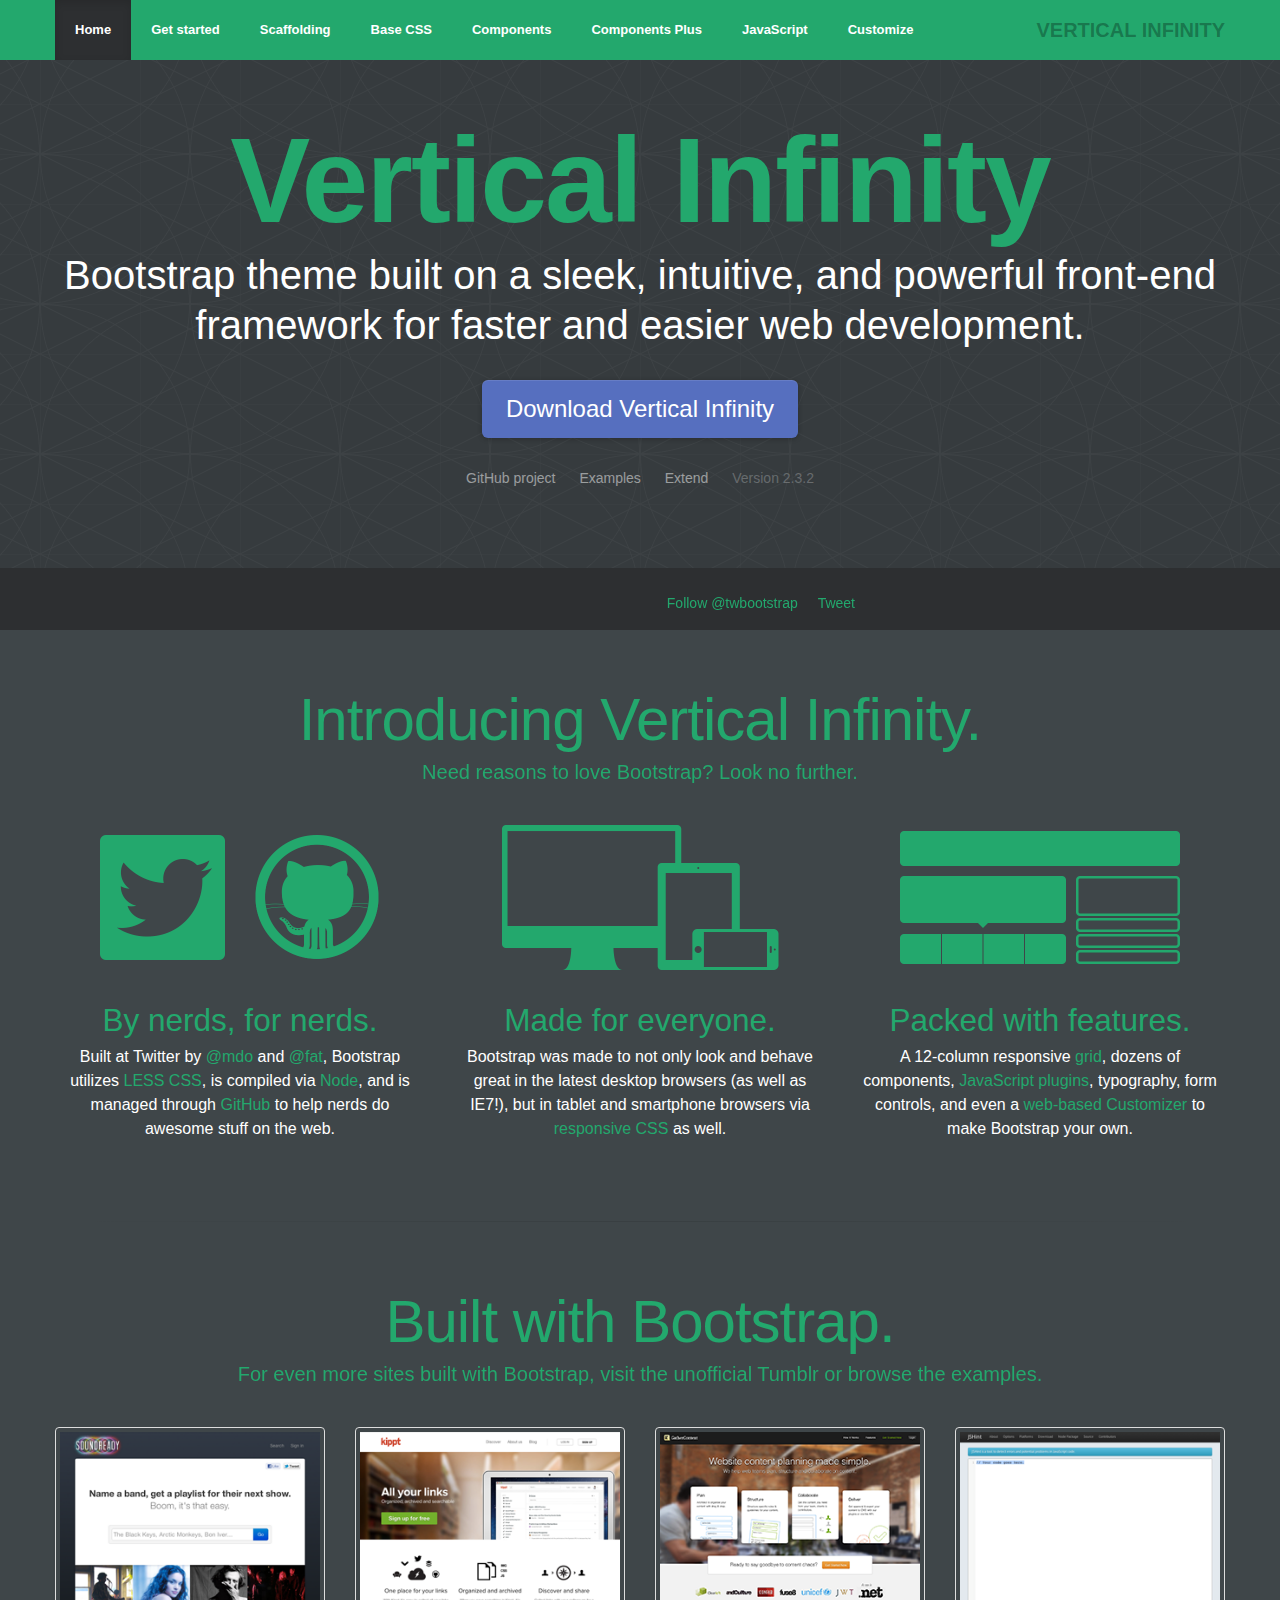
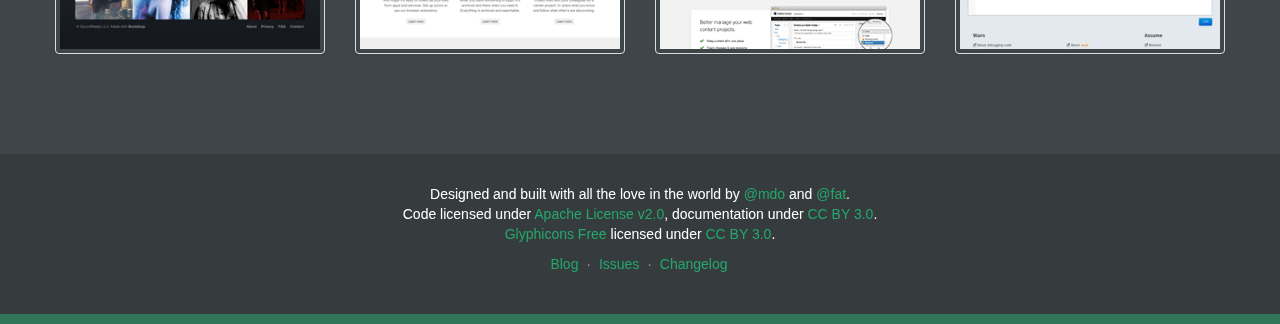
<file: index.html>
<!DOCTYPE html>
<html lang="en">
  <head>
    <meta charset="utf-8">
    <title>Vertical Infinity</title>
    <meta name="viewport" content="width=device-width, initial-scale=1.0">
    <meta name="description" content="">
    <meta name="author" content="">

    <!-- Le styles -->
    <link href="assets/css/bootstrap.css" rel="stylesheet">
    <link href="assets/css/bootstrap-responsive.css" rel="stylesheet">
    <link href="assets/css/docs.css" rel="stylesheet">
    <link href="assets/js/google-code-prettify/prettify.css" rel="stylesheet">

    <!-- Le HTML5 shim, for IE6-8 support of HTML5 elements -->
    <!--[if lt IE 9]>
      <script src="assets/js/html5shiv.js"></script>
    <![endif]-->

    <!-- Le fav and touch icons -->
    <link rel="apple-touch-icon-precomposed" sizes="144x144" href="assets/ico/apple-touch-icon-144-precomposed.png">
    <link rel="apple-touch-icon-precomposed" sizes="114x114" href="assets/ico/apple-touch-icon-114-precomposed.png">
      <link rel="apple-touch-icon-precomposed" sizes="72x72" href="assets/ico/apple-touch-icon-72-precomposed.png">
                    <link rel="apple-touch-icon-precomposed" href="assets/ico/apple-touch-icon-57-precomposed.png">
                                   <link rel="shortcut icon" href="assets/ico/favicon.png">

    <script type="text/javascript">
      var _gaq = _gaq || [];
      _gaq.push(['_setAccount', 'UA-146052-10']);
      _gaq.push(['_trackPageview']);
      (function() {
        var ga = document.createElement('script'); ga.type = 'text/javascript'; ga.async = true;
        ga.src = ('https:' == document.location.protocol ? 'https://ssl' : 'http://www') + '.google-analytics.com/ga.js';
        var s = document.getElementsByTagName('script')[0]; s.parentNode.insertBefore(ga, s);
      })();
    </script>
  </head>

  <body data-spy="scroll" data-target=".bs-docs-sidebar">

    <!-- Navbar
    ================================================== -->
    <div class="navbar navbar-inverse navbar-fixed-top">
      <div class="navbar-inner">
        <div class="container">
          <button type="button" class="btn btn-navbar" data-toggle="collapse" data-target=".nav-collapse">
            <span class="icon-bar"></span>
            <span class="icon-bar"></span>
            <span class="icon-bar"></span>
          </button>
          <a class="brand" href="./index.html">Vertical Infinity</a>
          <div class="nav-collapse collapse">
            <ul class="nav">
              <li class="active">
                <a href="./index.html">Home</a>
              </li>
              <li class="">
                <a href="./getting-started.html">Get started</a>
              </li>
              <li class="">
                <a href="./scaffolding.html">Scaffolding</a>
              </li>
              <li class="">
                <a href="./base-css.html">Base CSS</a>
              </li>
              <li class="">
                <a href="./components.html">Components</a>
              </li>
              <li>
                <a href="./components.html">Components Plus</a>
              </li>
              <li class="">
                <a href="./javascript.html">JavaScript</a>
              </li>
              <li class="">
                <a href="./customize.html">Customize</a>
              </li>
            </ul>
          </div>
        </div>
      </div>
    </div>

<div class="jumbotron masthead">
  <div class="container">
    <h1>Vertical Infinity</h1>
    <p>Bootstrap theme built on a sleek, intuitive, and powerful front-end framework for faster and easier web development.</p>
    <p>
      <a href="assets/bootstrap.zip" class="btn btn-primary btn-large" onclick="_gaq.push(['_trackEvent', 'Jumbotron actions', 'Download', 'Download 2.3.2']);">Download Vertical Infinity</a>
    </p>
    <ul class="masthead-links">
      <li>
        <a href="http://github.com/twitter/bootstrap" onclick="_gaq.push(['_trackEvent', 'Jumbotron actions', 'Jumbotron links', 'GitHub project']);">GitHub project</a>
      </li>
      <li>
        <a href="./getting-started.html#examples" onclick="_gaq.push(['_trackEvent', 'Jumbotron actions', 'Jumbotron links', 'Examples']);">Examples</a>
      </li>
      <li>
        <a href="./extend.html" onclick="_gaq.push(['_trackEvent', 'Jumbotron actions', 'Jumbotron links', 'Extend']);">Extend</a>
      </li>
      <li>
        Version 2.3.2
      </li>
    </ul>
  </div>
</div>

<div class="bs-docs-social">
  <div class="container">
    <ul class="bs-docs-social-buttons">
      <li>
        <iframe class="github-btn" src="http://ghbtns.com/github-btn.html?user=twitter&repo=bootstrap&type=watch&count=true" allowtransparency="true" frameborder="0" scrolling="0" width="100px" height="20px"></iframe>
      </li>
      <li>
        <iframe class="github-btn" src="http://ghbtns.com/github-btn.html?user=twitter&repo=bootstrap&type=fork&count=true" allowtransparency="true" frameborder="0" scrolling="0" width="102px" height="20px"></iframe>
      </li>
      <li class="follow-btn">
        <a href="https://twitter.com/twbootstrap" class="twitter-follow-button" data-link-color="#0069D6" data-show-count="true">Follow @twbootstrap</a>
      </li>
      <li class="tweet-btn">
        <a href="https://twitter.com/share" class="twitter-share-button" data-url="http://twitter.github.com/bootstrap/" data-count="horizontal" data-via="twbootstrap" data-related="mdo:Creator of Twitter Bootstrap">Tweet</a>
      </li>
    </ul>
  </div>
</div>

<div class="container">

  <div class="marketing">

    <h1>Introducing Vertical Infinity.</h1>
    <p class="marketing-byline">Need reasons to love Bootstrap? Look no further.</p>

    <div class="row-fluid">
      <div class="span4">
        <img class="marketing-img" src="assets/img/bs-docs-twitter-github.png">
        <h2>By nerds, for nerds.</h2>
        <p>Built at Twitter by <a href="http://twitter.com/mdo">@mdo</a> and <a href="http://twitter.com/fat">@fat</a>, Bootstrap utilizes <a href="http://lesscss.org">LESS CSS</a>, is compiled via <a href="http://nodejs.org">Node</a>, and is managed through <a href="http://github.com">GitHub</a> to help nerds do awesome stuff on the web.</p>
      </div>
      <div class="span4">
        <img class="marketing-img" src="assets/img/bs-docs-responsive-illustrations.png">
        <h2>Made for everyone.</h2>
        <p>Bootstrap was made to not only look and behave great in the latest desktop browsers (as well as IE7!), but in tablet and smartphone browsers via <a href="./scaffolding.html#responsive">responsive CSS</a> as well.</p>
      </div>
      <div class="span4">
        <img class="marketing-img" src="assets/img/bs-docs-bootstrap-features.png">
        <h2>Packed with features.</h2>
        <p>A 12-column responsive <a href="./scaffolding.html#gridSystem">grid</a>, dozens of components, <a href="./javascript.html">JavaScript plugins</a>, typography, form controls, and even a <a href="./customize.html">web-based Customizer</a> to make Bootstrap your own.</p>
      </div>
    </div>

    <hr class="soften">

    <h1>Built with Bootstrap.</h1>
    <p class="marketing-byline">For even more sites built with Bootstrap, <a href="http://builtwithbootstrap.tumblr.com/" target="_blank">visit the unofficial Tumblr</a> or <a href="./getting-started.html#examples">browse the examples</a>.</p>
    <div class="row-fluid">
      <ul class="thumbnails example-sites">
        <li class="span3">
          <a class="thumbnail" href="http://soundready.fm/" target="_blank">
            <img src="assets/img/example-sites/soundready.png" alt="SoundReady.fm">
          </a>
        </li>
        <li class="span3">
          <a class="thumbnail" href="http://kippt.com/" target="_blank">
            <img src="assets/img/example-sites/kippt.png" alt="Kippt">
          </a>
        </li>
        <li class="span3">
          <a class="thumbnail" href="http://www.gathercontent.com/" target="_blank">
            <img src="assets/img/example-sites/gathercontent.png" alt="Gather Content">
          </a>
        </li>
        <li class="span3">
          <a class="thumbnail" href="http://www.jshint.com/" target="_blank">
            <img src="assets/img/example-sites/jshint.png" alt="JS Hint">
          </a>
        </li>
      </ul>
     </div>

  </div>

</div>



    <!-- Footer
    ================================================== -->
    <footer class="footer">
      <div class="container">
        <p>Designed and built with all the love in the world by <a href="http://twitter.com/mdo" target="_blank">@mdo</a> and <a href="http://twitter.com/fat" target="_blank">@fat</a>.</p>
        <p>Code licensed under <a href="http://www.apache.org/licenses/LICENSE-2.0" target="_blank">Apache License v2.0</a>, documentation under <a href="http://creativecommons.org/licenses/by/3.0/">CC BY 3.0</a>.</p>
        <p><a href="http://glyphicons.com">Glyphicons Free</a> licensed under <a href="http://creativecommons.org/licenses/by/3.0/">CC BY 3.0</a>.</p>
        <ul class="footer-links">
          <li><a href="http://blog.getbootstrap.com">Blog</a></li>
          <li class="muted">&middot;</li>
          <li><a href="https://github.com/twitter/bootstrap/issues?state=open">Issues</a></li>
          <li class="muted">&middot;</li>
          <li><a href="https://github.com/twitter/bootstrap/blob/master/CHANGELOG.md">Changelog</a></li>
        </ul>
      </div>
    </footer>



    <!-- Le javascript
    ================================================== -->
    <!-- Placed at the end of the document so the pages load faster -->
    <script type="text/javascript" src="http://platform.twitter.com/widgets.js"></script>
    <script src="assets/js/jquery.js"></script>
    <script src="assets/js/bootstrap-transition.js"></script>
    <script src="assets/js/bootstrap-alert.js"></script>
    <script src="assets/js/bootstrap-modal.js"></script>
    <script src="assets/js/bootstrap-dropdown.js"></script>
    <script src="assets/js/bootstrap-scrollspy.js"></script>
    <script src="assets/js/bootstrap-tab.js"></script>
    <script src="assets/js/bootstrap-tooltip.js"></script>
    <script src="assets/js/bootstrap-popover.js"></script>
    <script src="assets/js/bootstrap-button.js"></script>
    <script src="assets/js/bootstrap-collapse.js"></script>
    <script src="assets/js/bootstrap-carousel.js"></script>
    <script src="assets/js/bootstrap-typeahead.js"></script>
    <script src="assets/js/bootstrap-affix.js"></script>

    <script src="assets/js/holder/holder.js"></script>
    <script src="assets/js/google-code-prettify/prettify.js"></script>

    <script src="assets/js/application.js"></script>


    <!-- Analytics
    ================================================== -->
    <script>
      var _gauges = _gauges || [];
      (function() {
        var t   = document.createElement('script');
        t.type  = 'text/javascript';
        t.async = true;
        t.id    = 'gauges-tracker';
        t.setAttribute('data-site-id', '4f0dc9fef5a1f55508000013');
        t.src = '//secure.gaug.es/track.js';
        var s = document.getElementsByTagName('script')[0];
        s.parentNode.insertBefore(t, s);
      })();
    </script>

  </body>
</html>
</file>
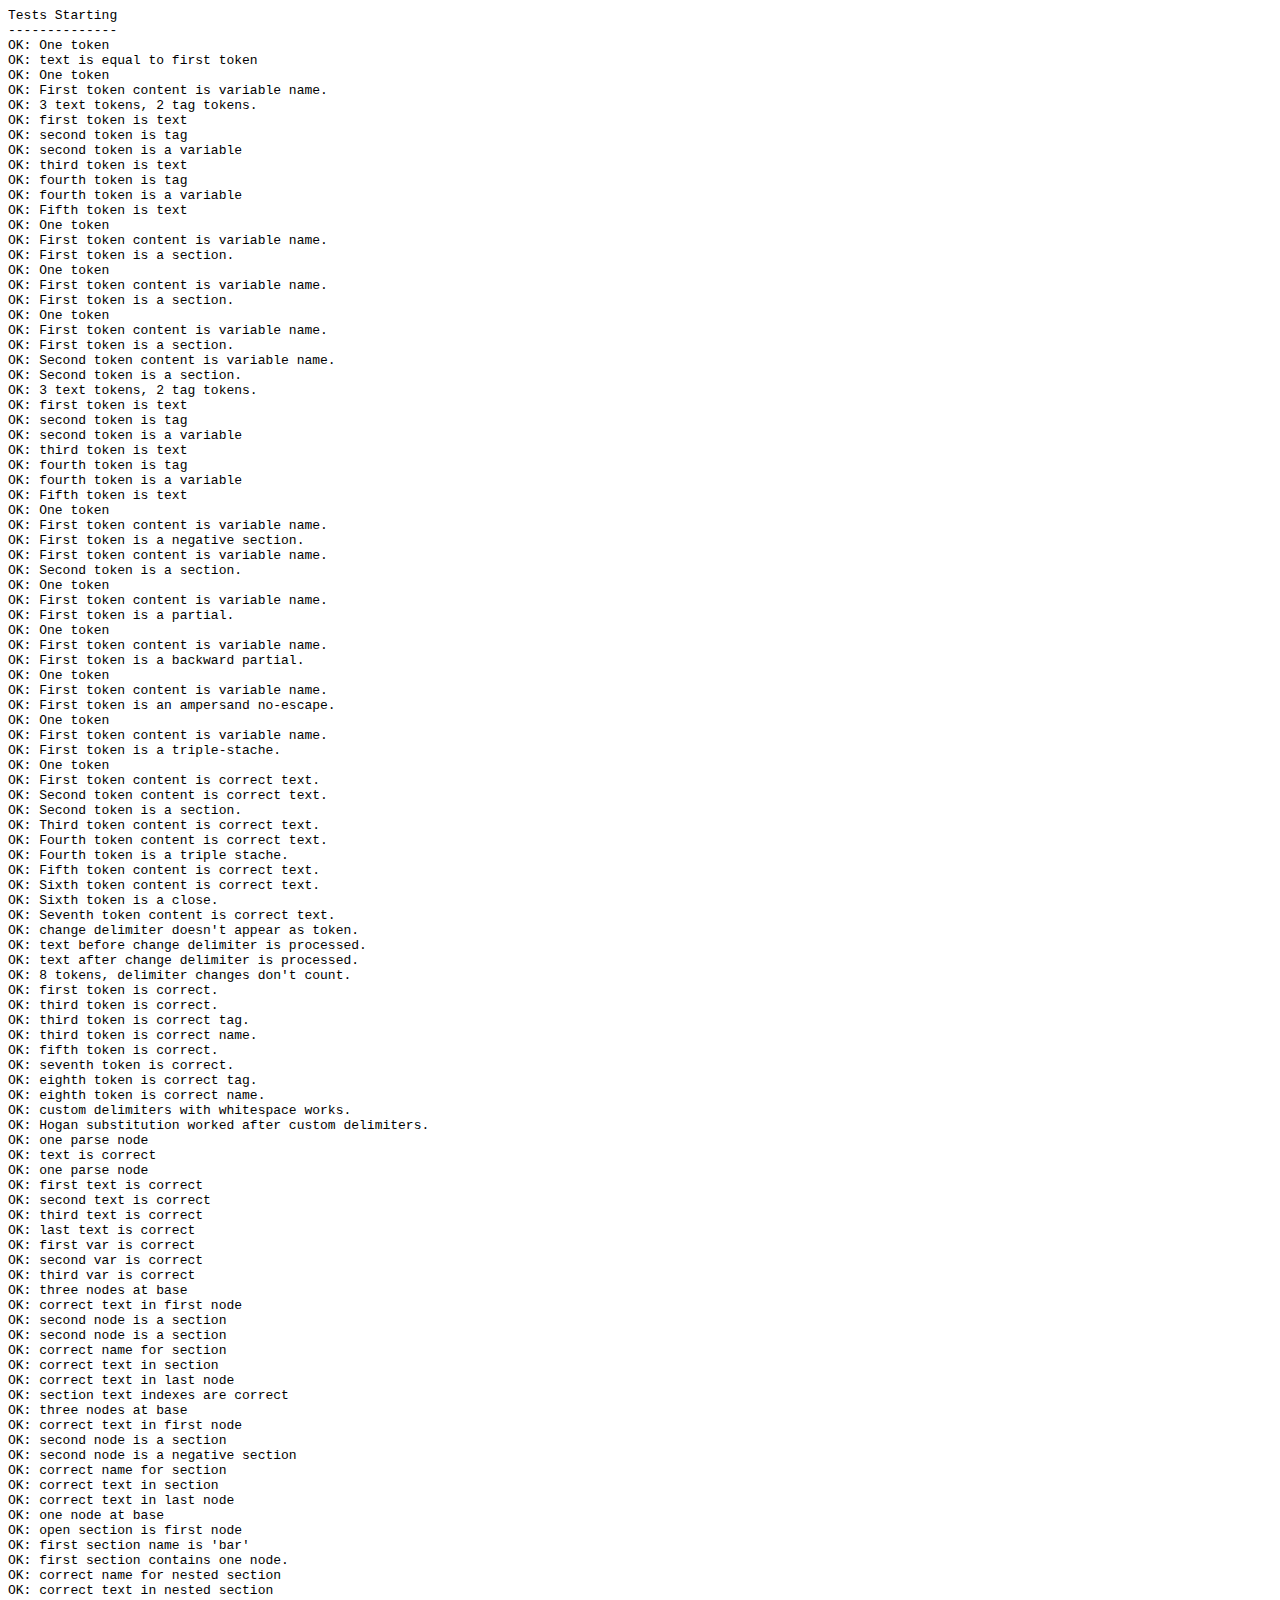
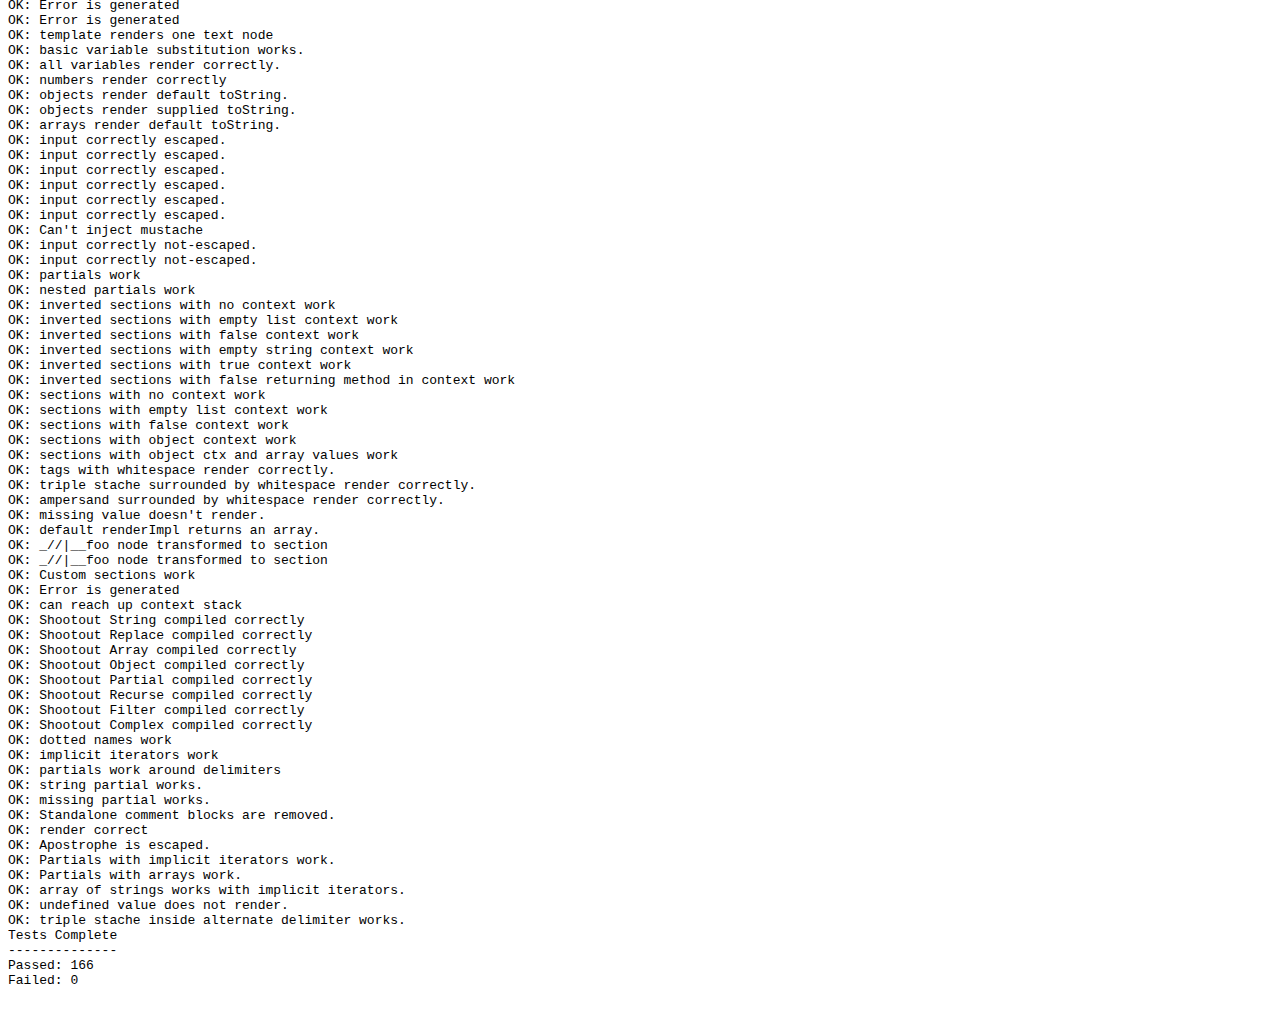
<file: build/node_modules/hogan.js/test/index.html>
<html>
<head>
	<title>test</title>
	<script src="https://raw.github.com/douglascrockford/JSON-js/master/json2.js"></script>
</head>
<body>
  <code id="console"></code>
  <script>var Hogan = {};</script>
  <script src="../lib/template.js"></script>
  <script src="../lib/compiler.js"></script>
  <script src="./index.js"></script>
</body>
</html>
</file>
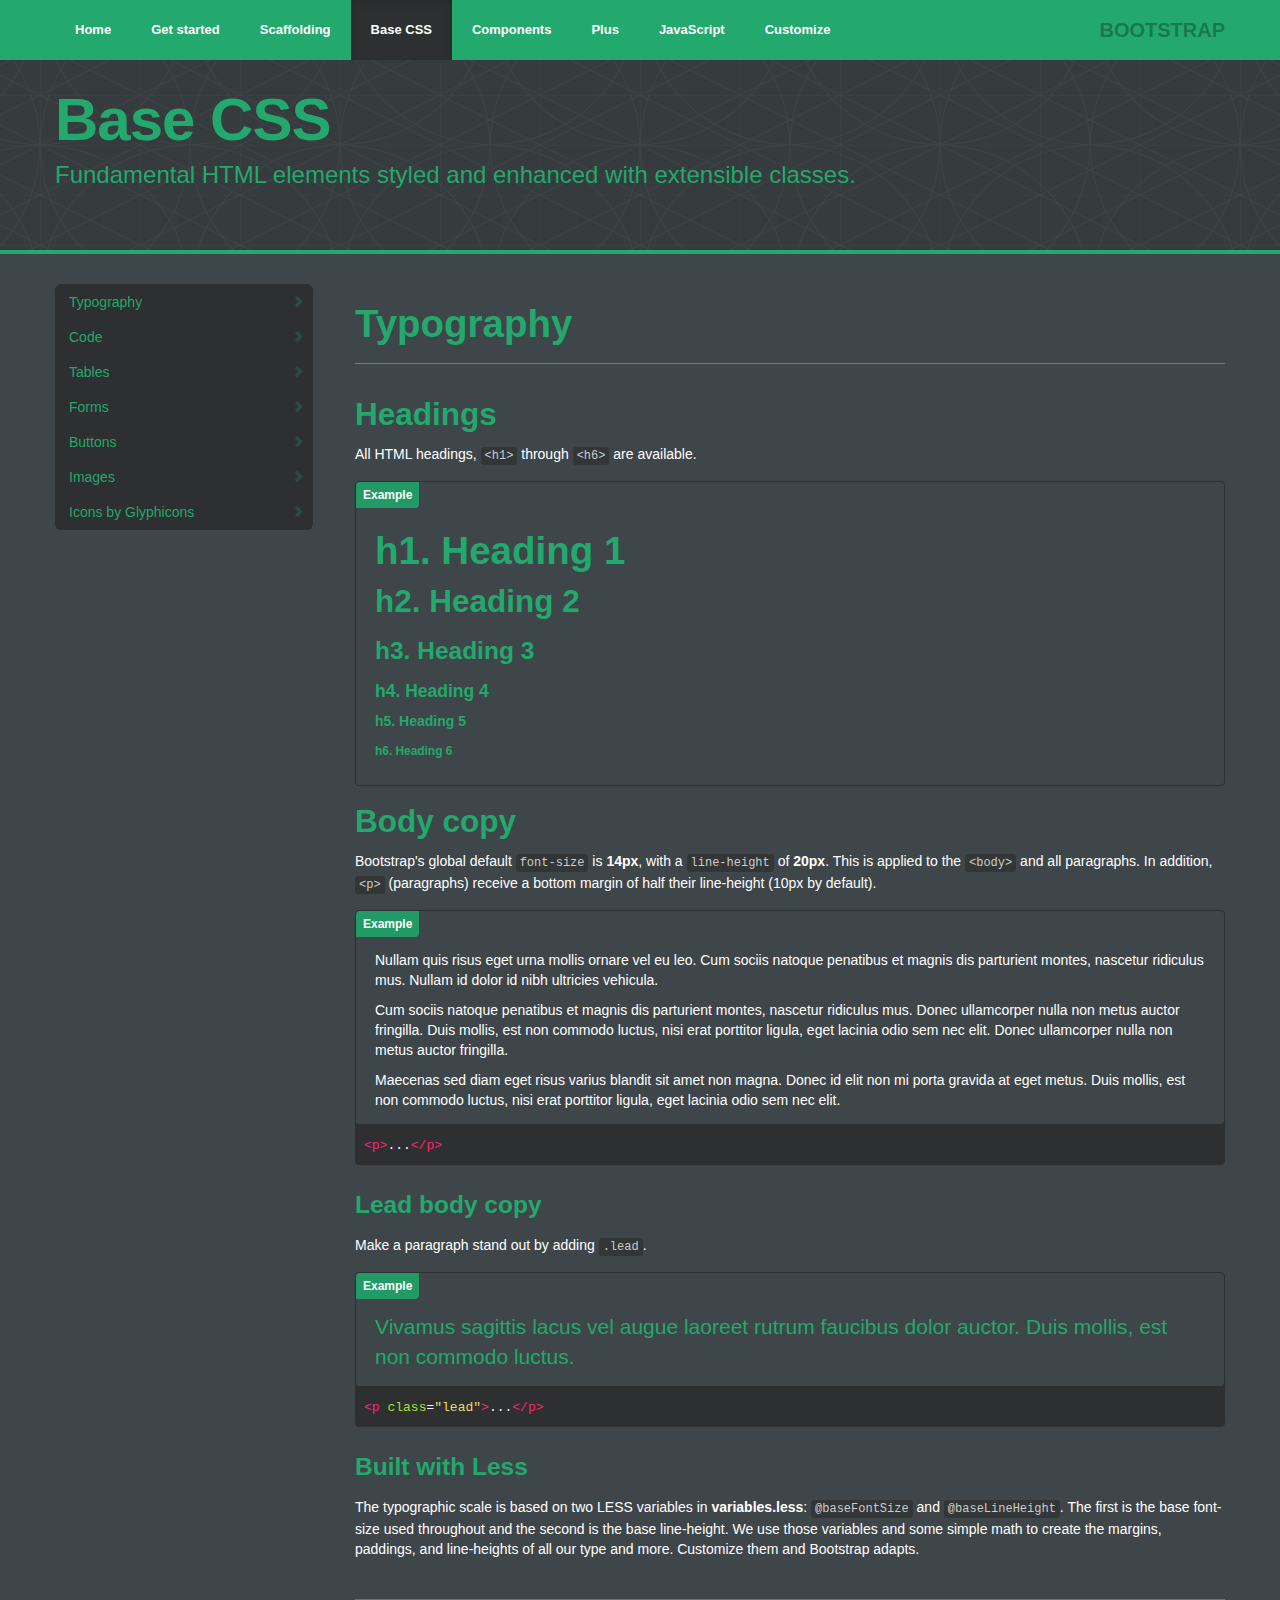
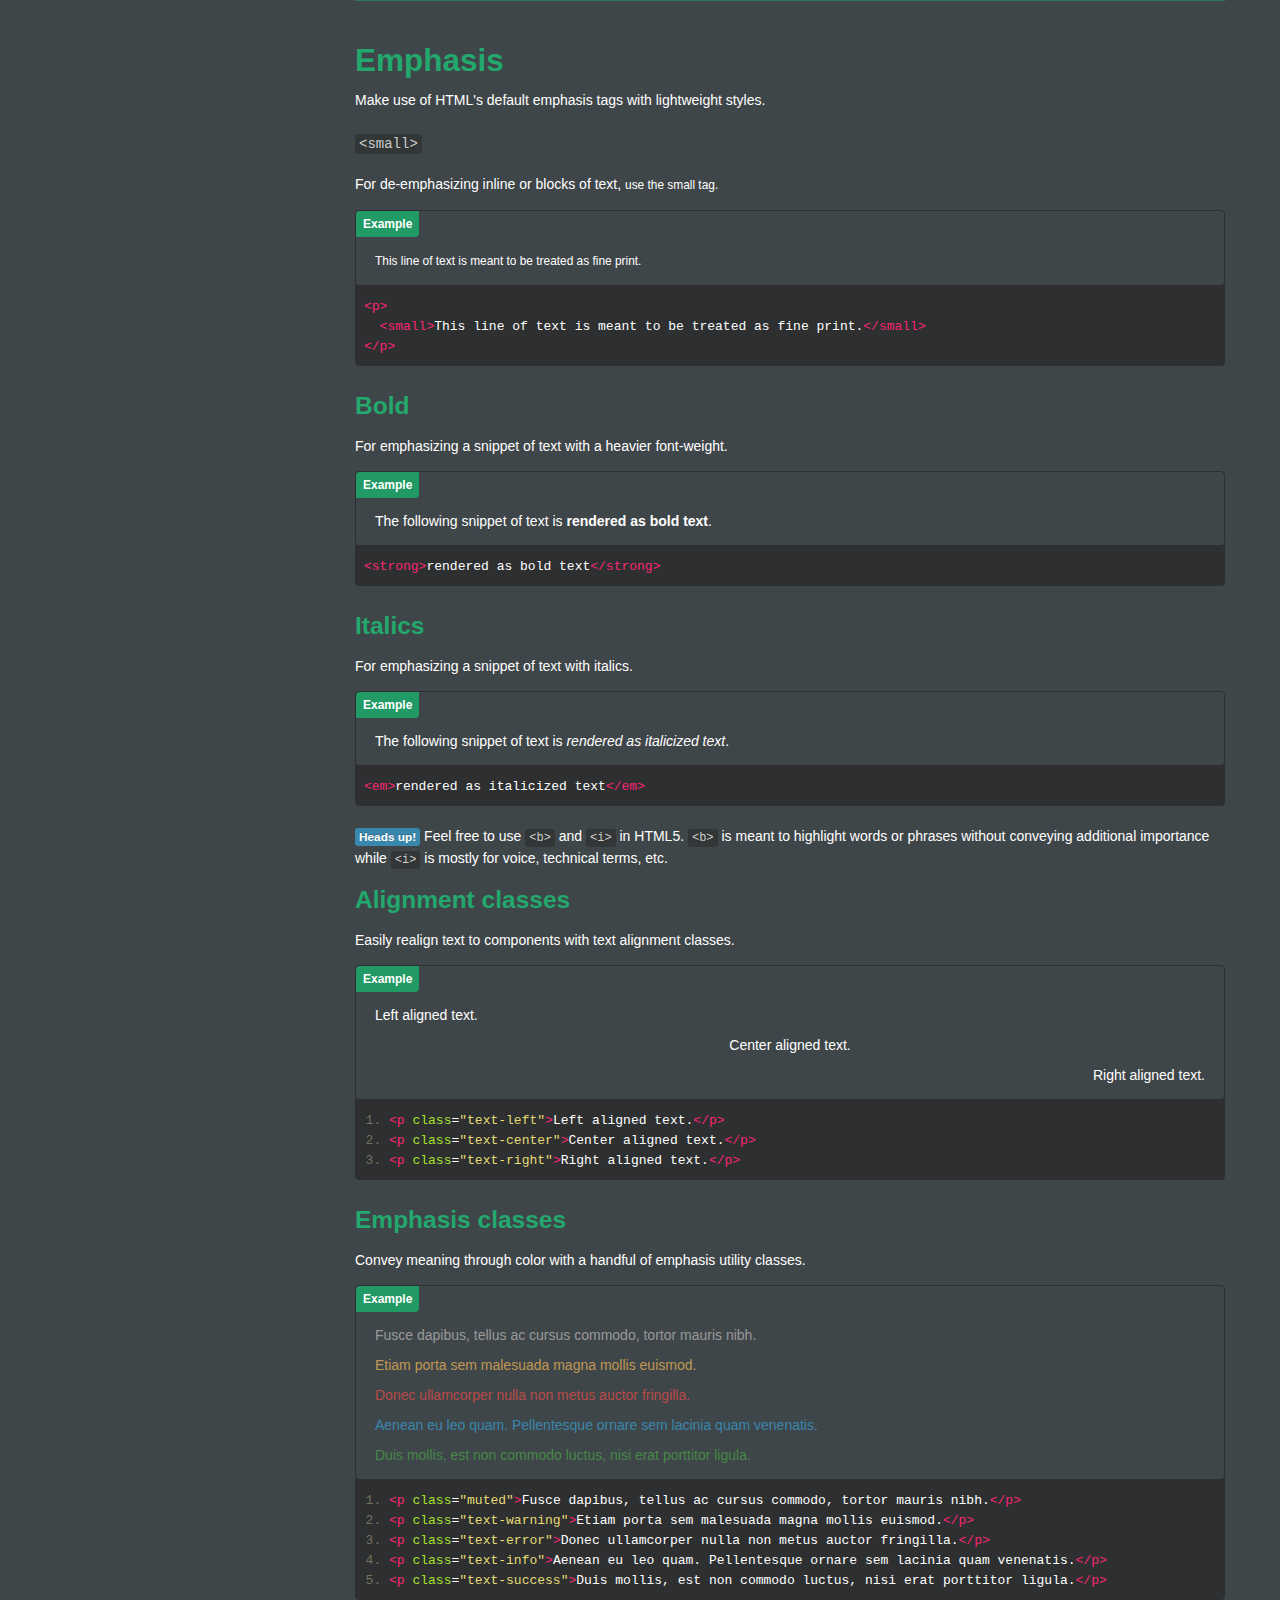
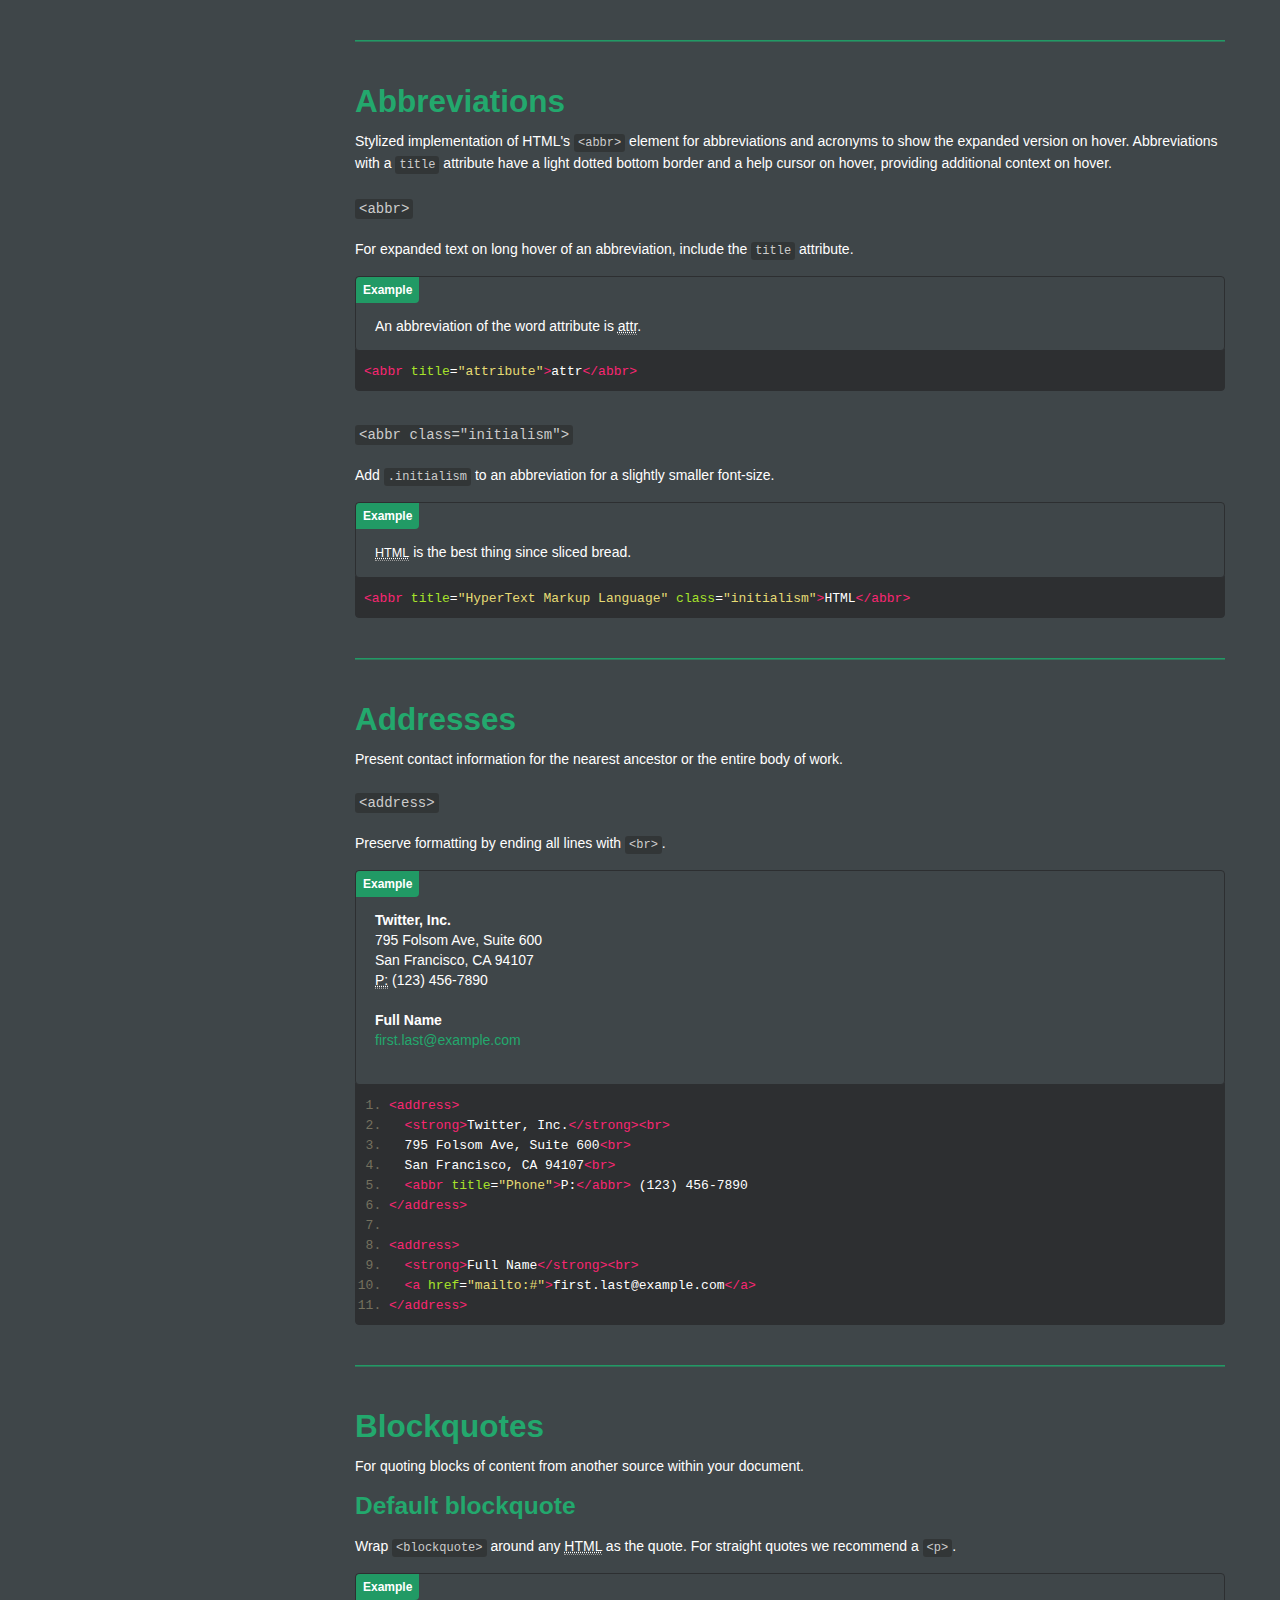
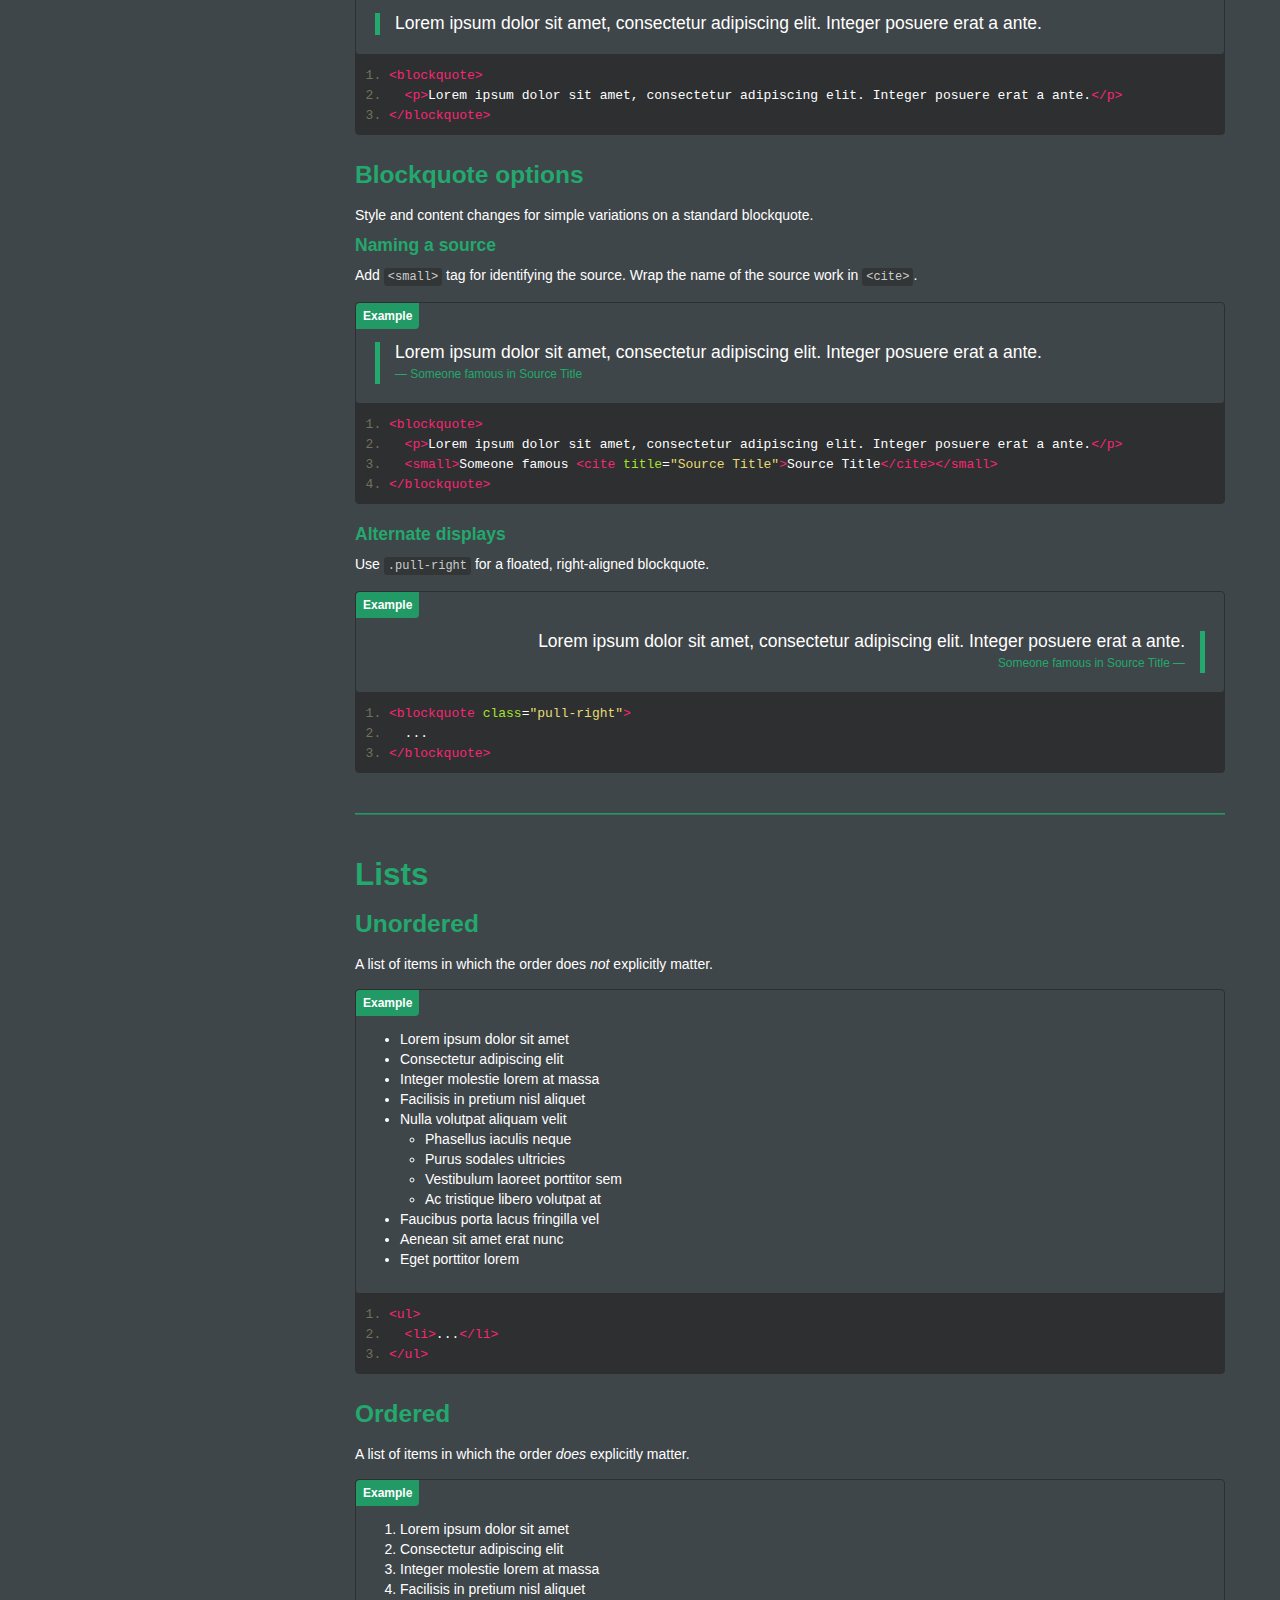
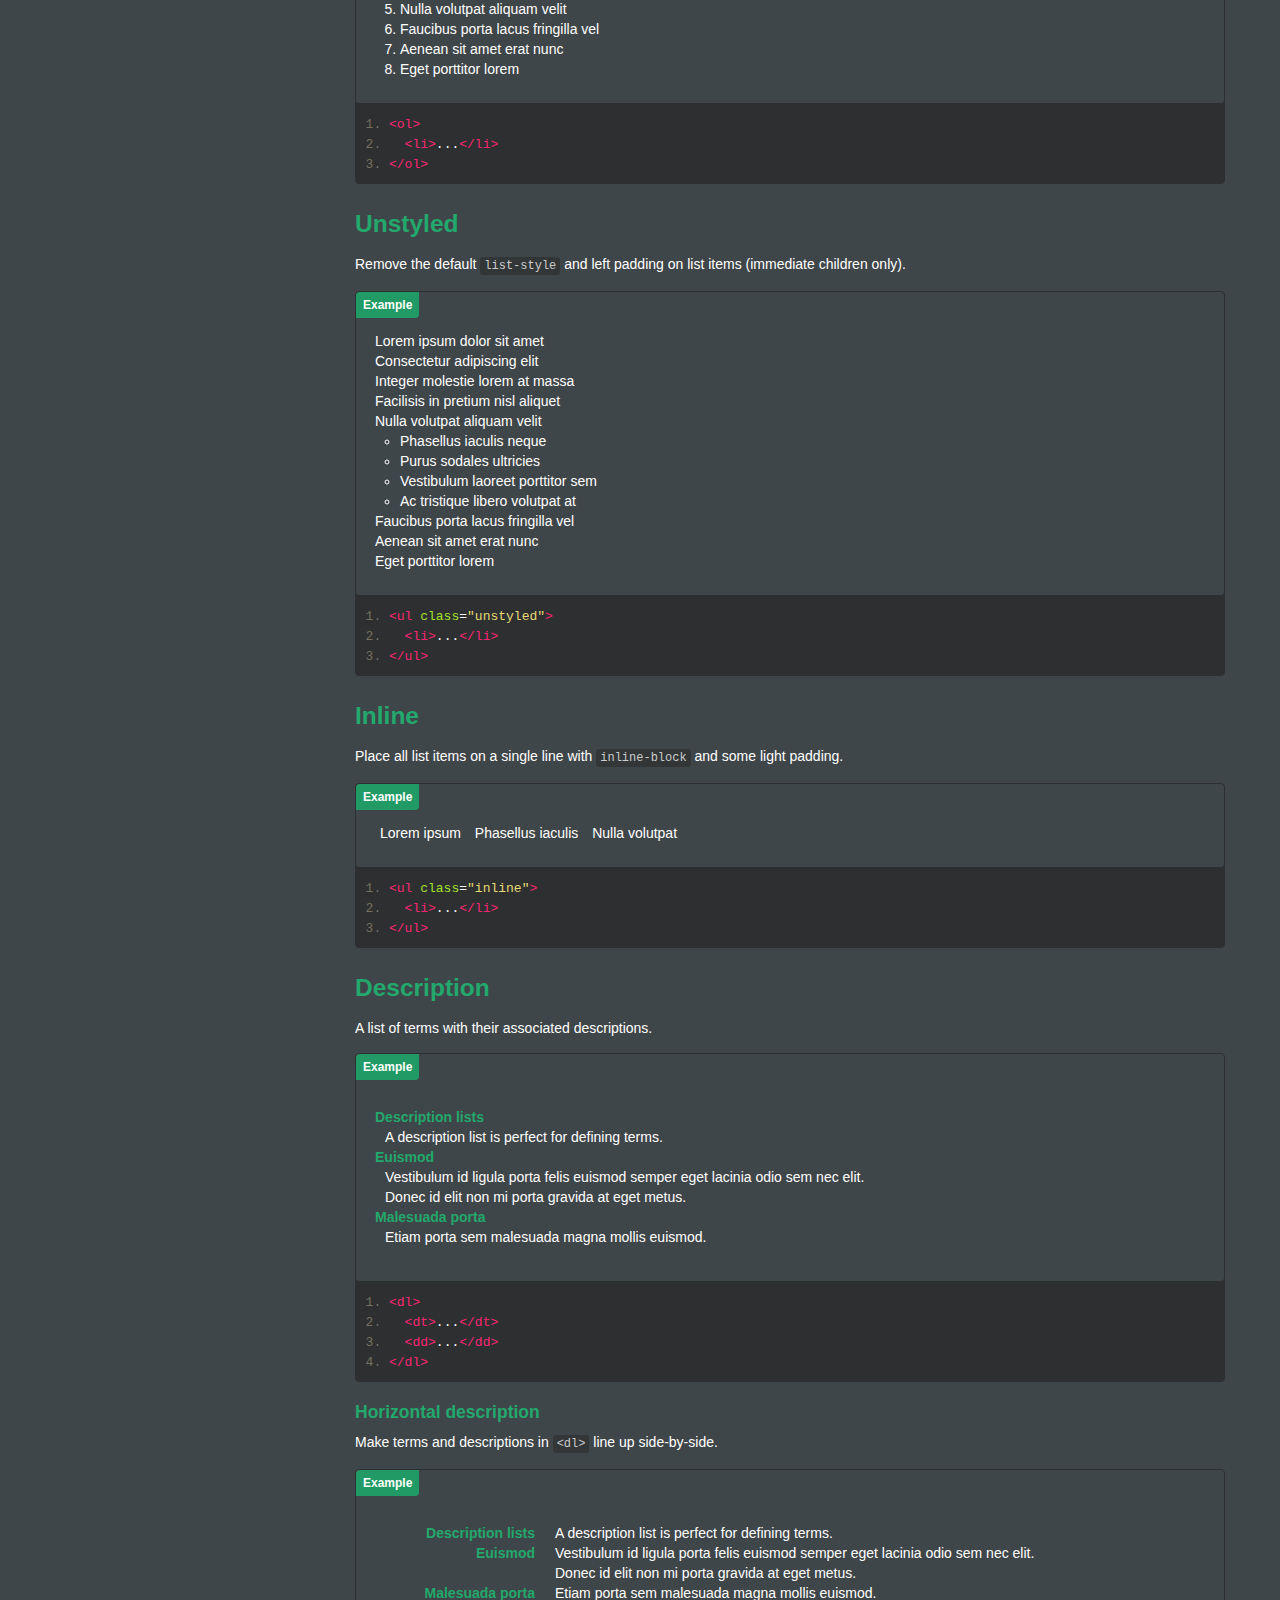
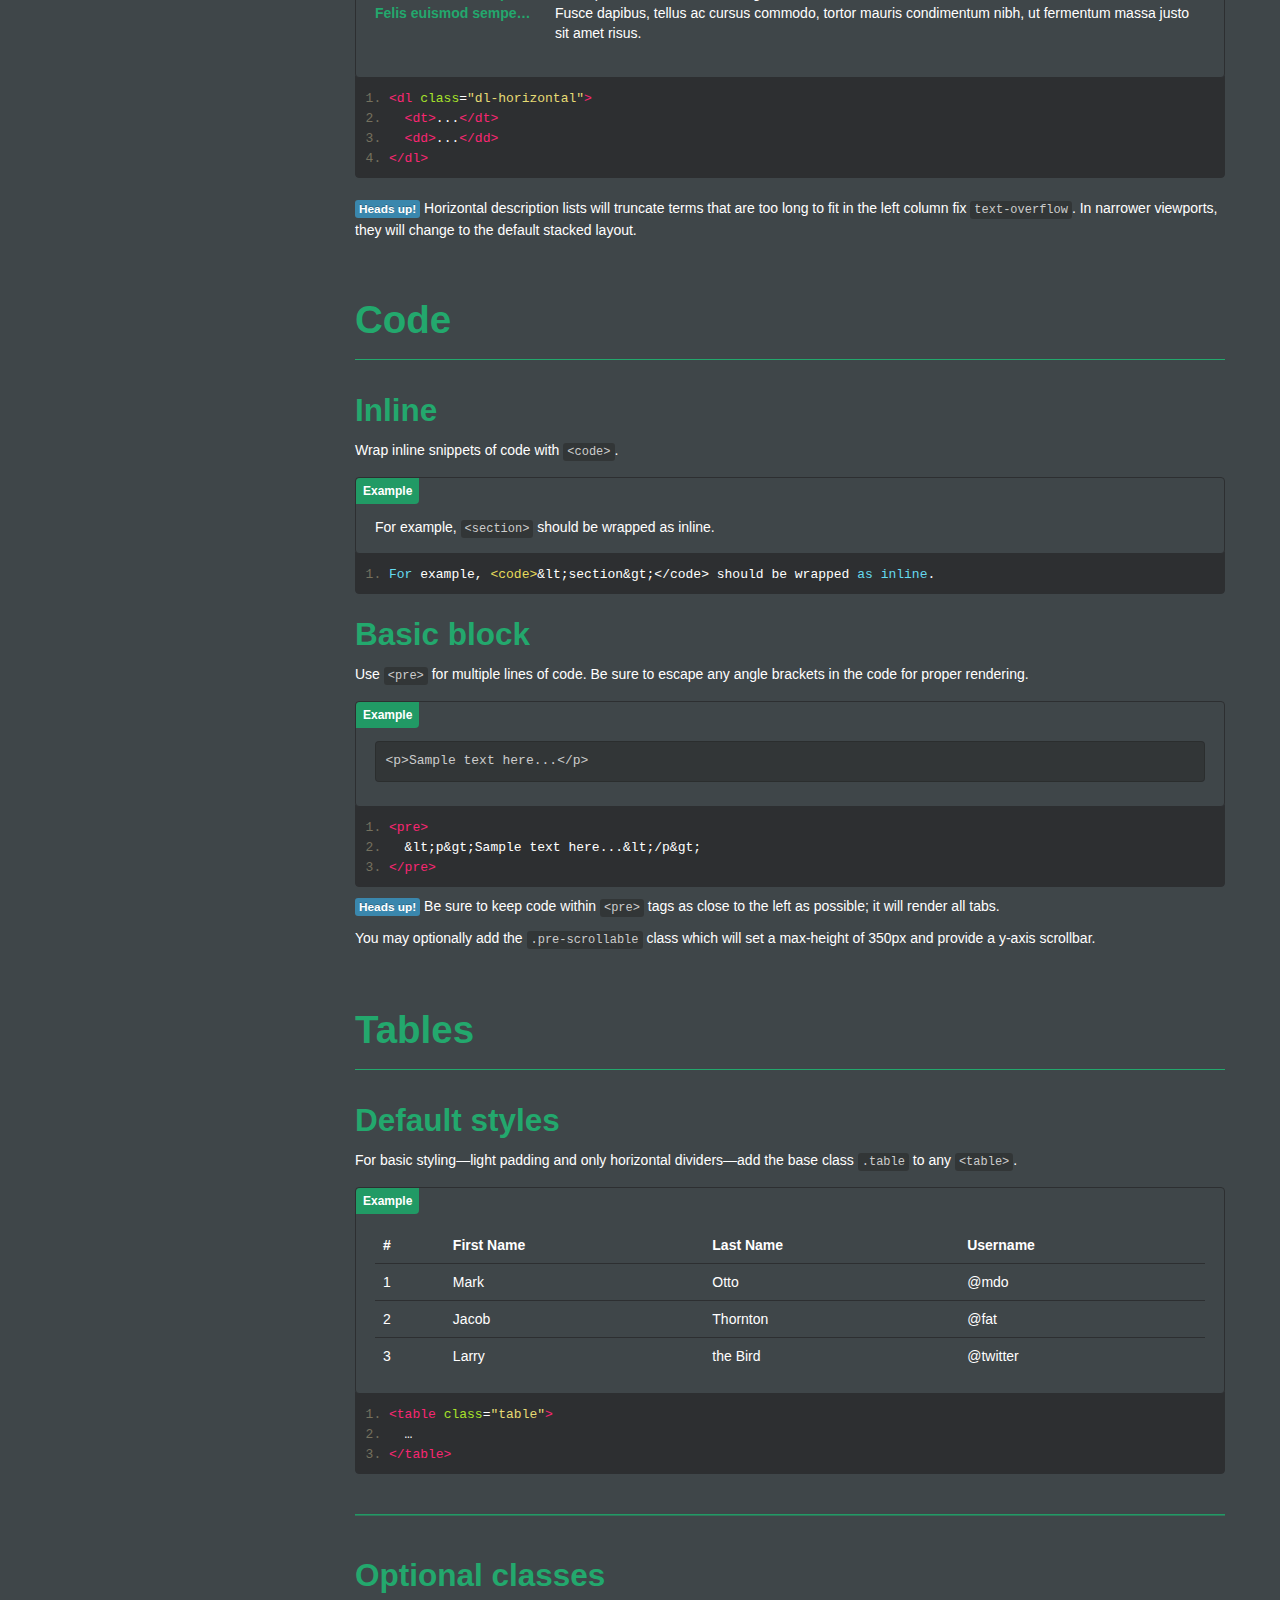
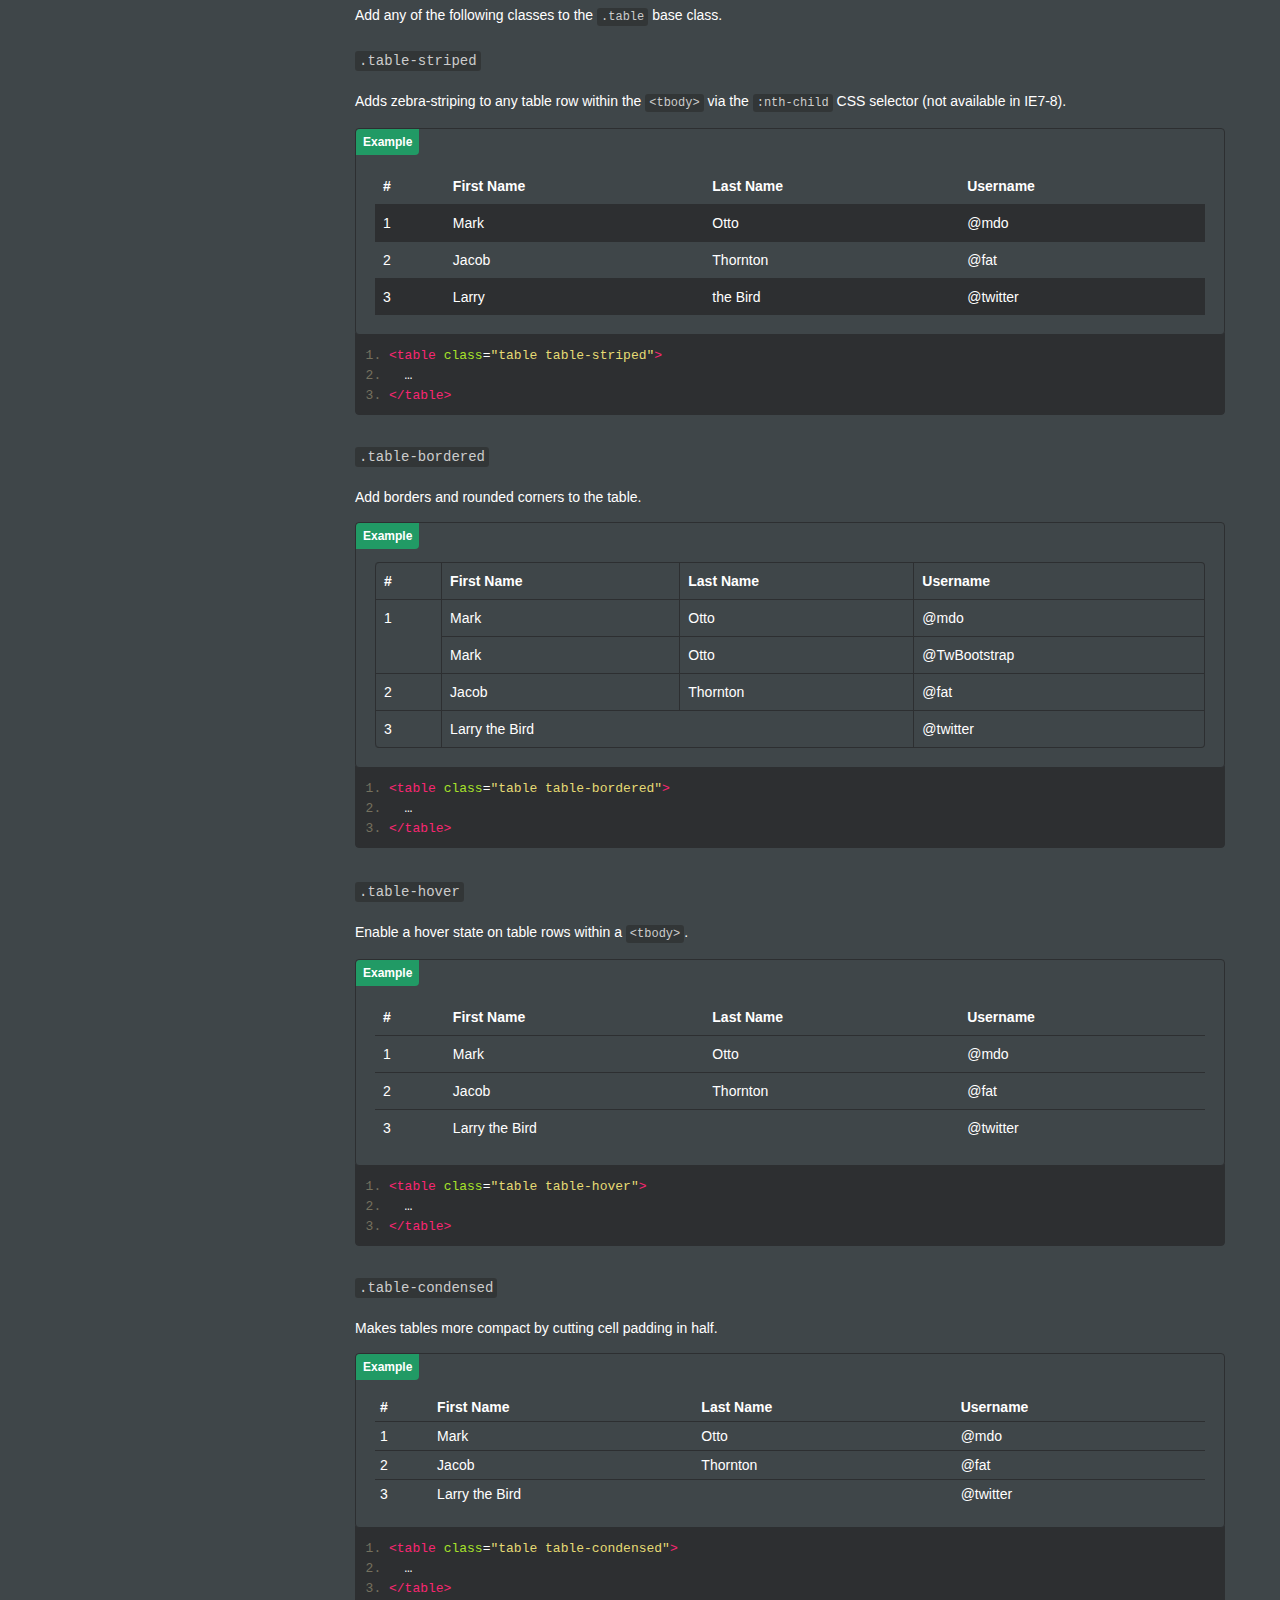
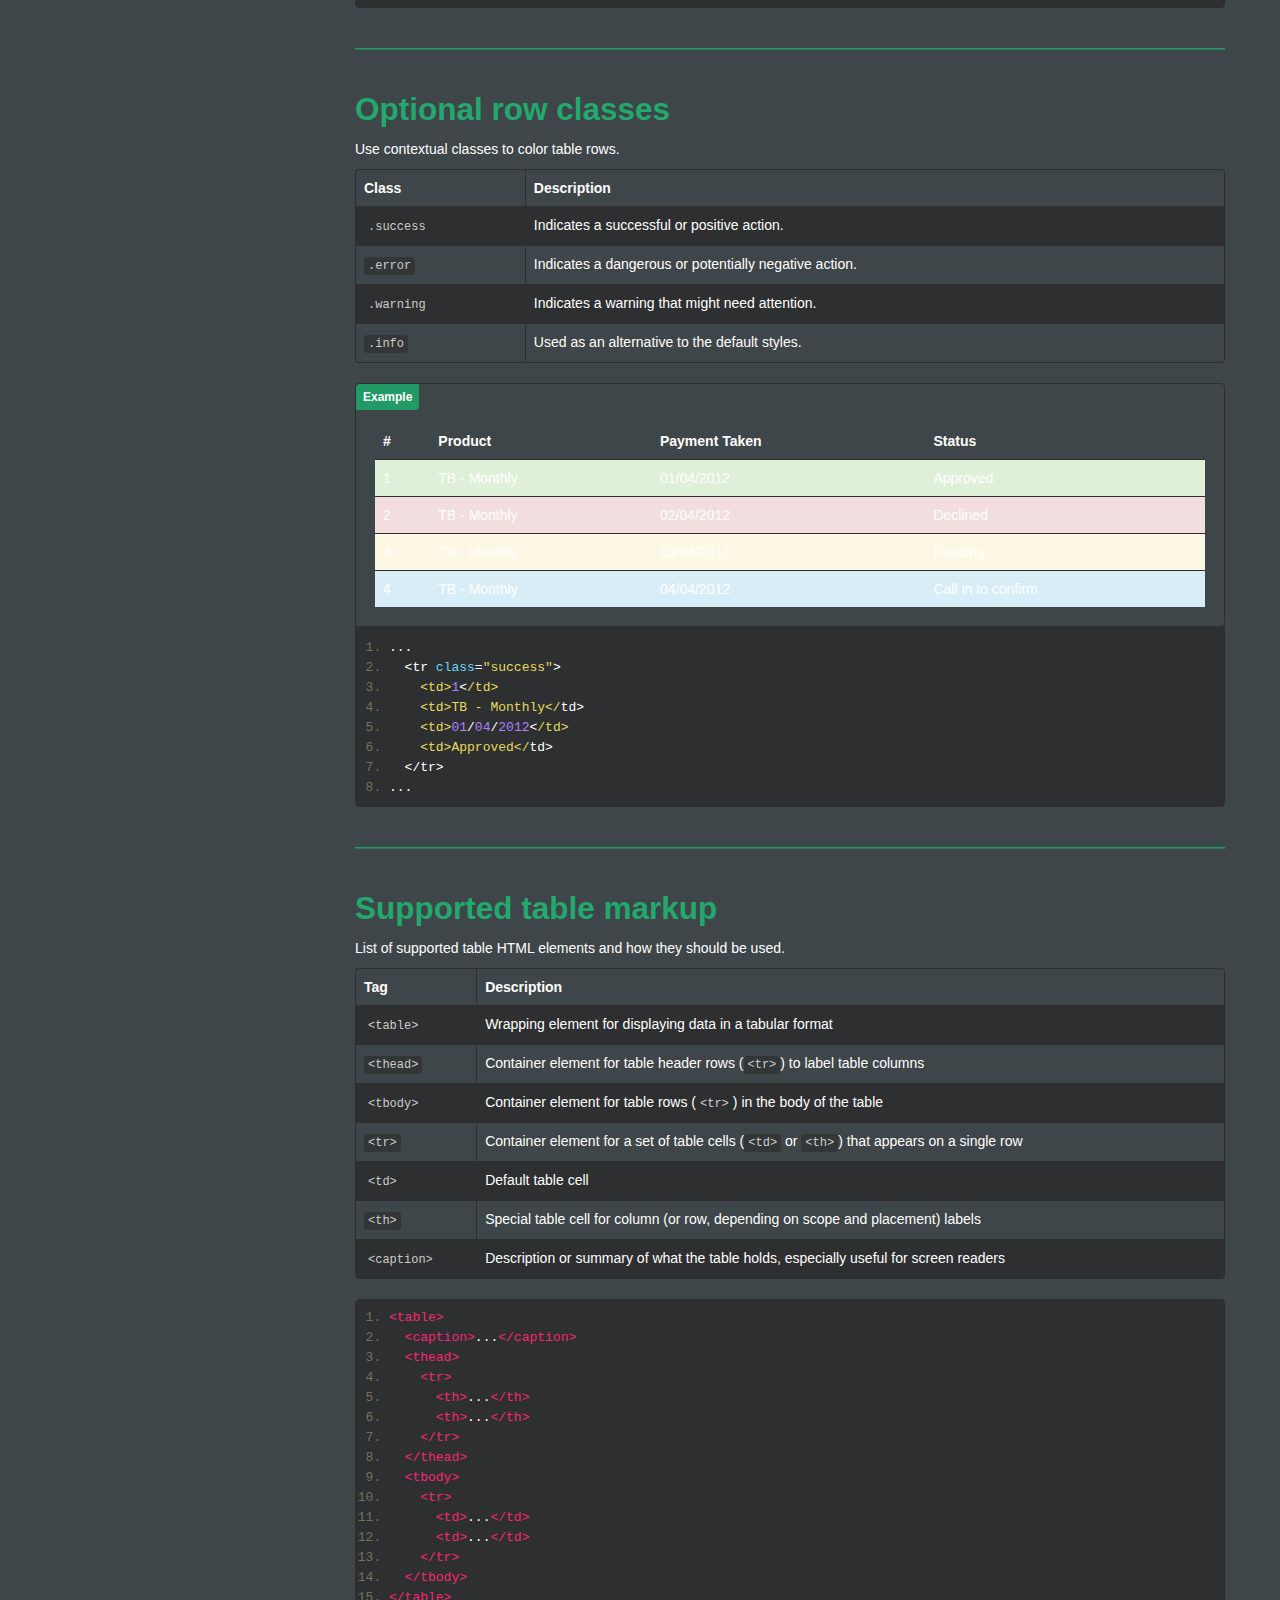
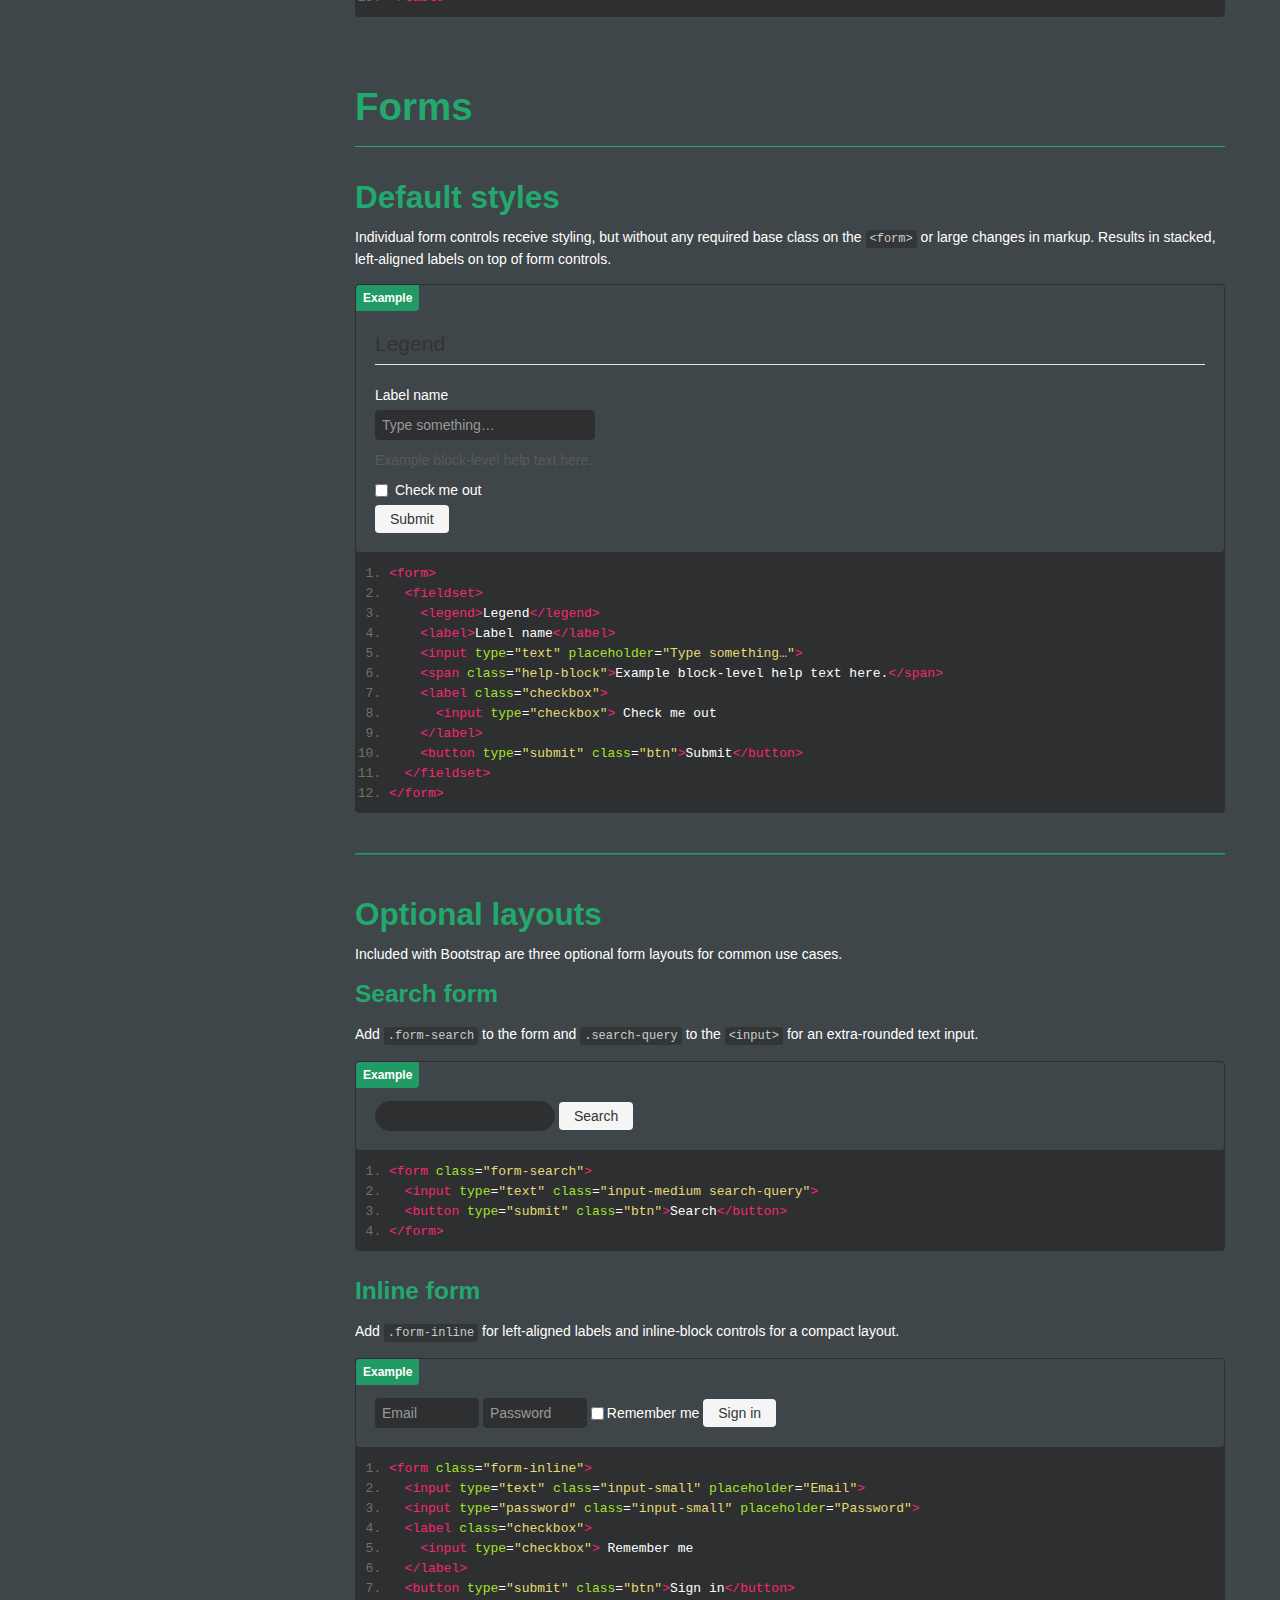
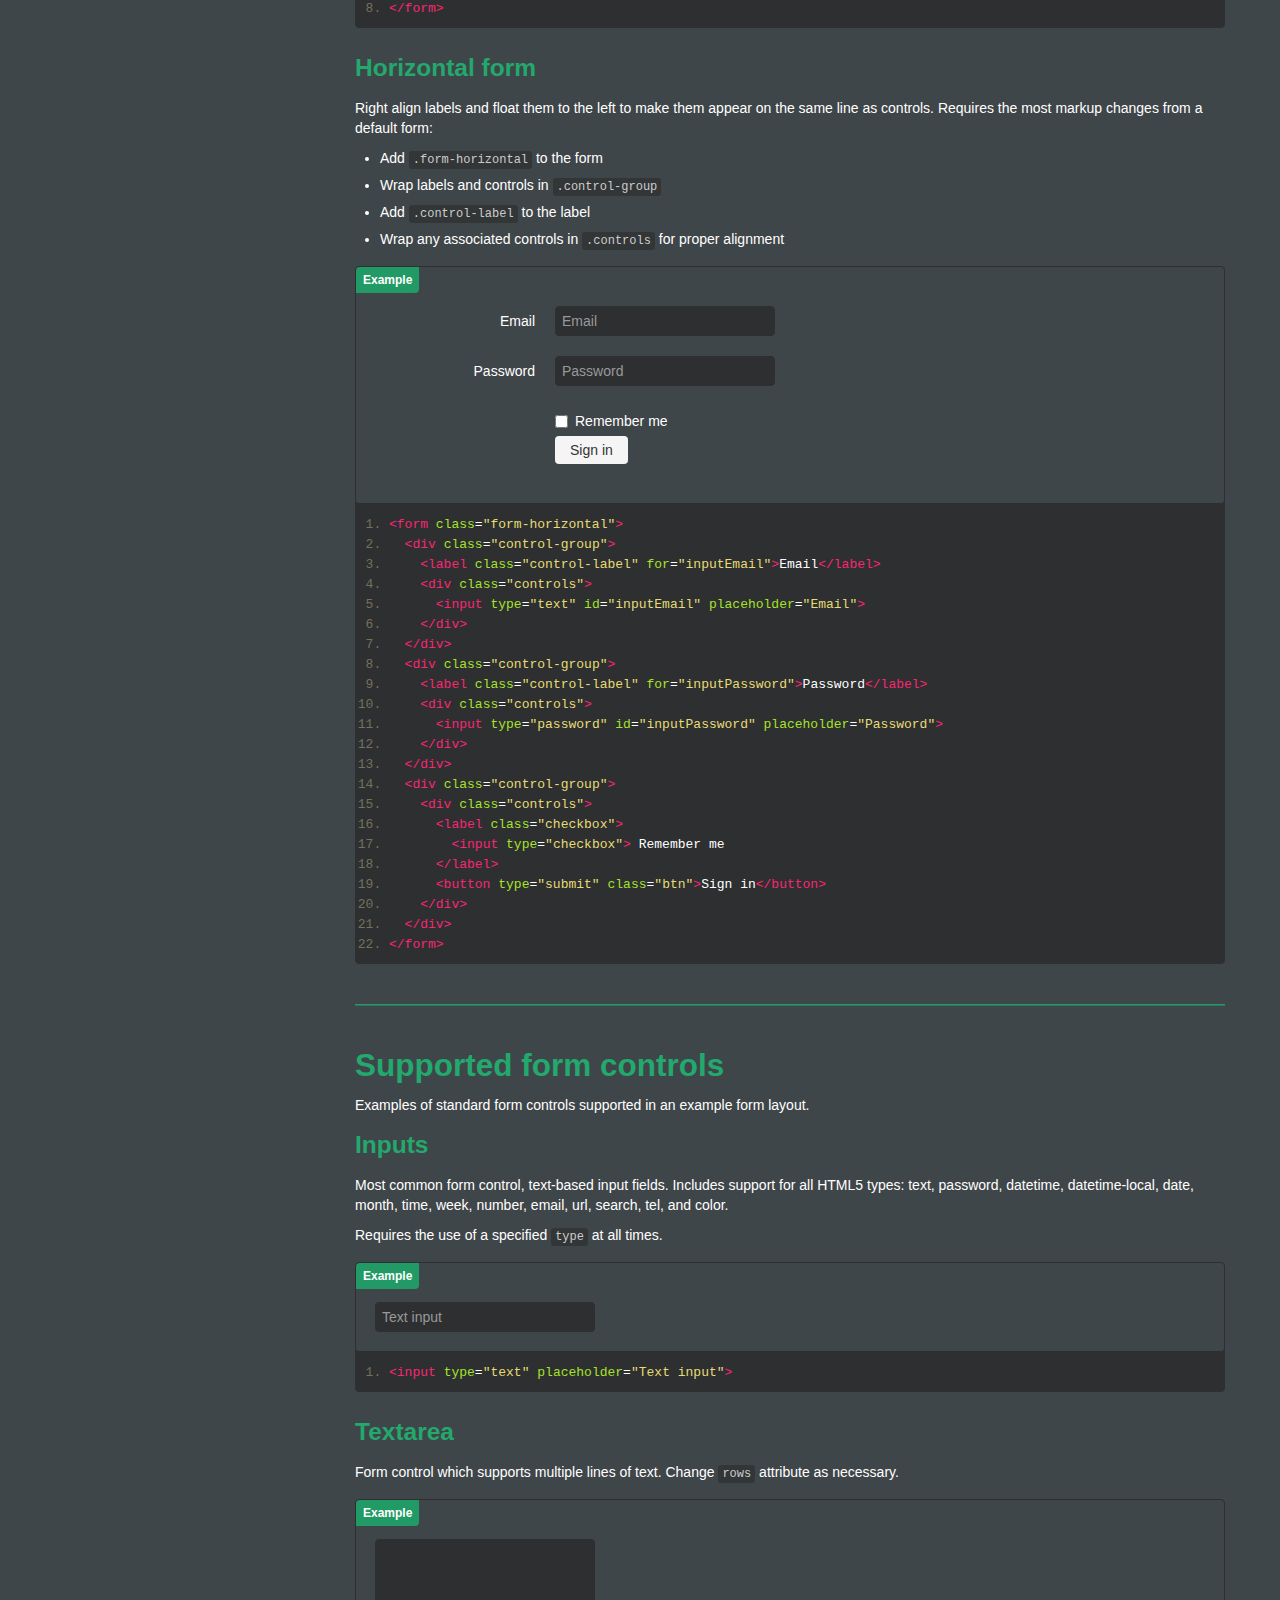
<file: base-css.html>
<!DOCTYPE html>
<html lang="en">
  <head>
    <meta charset="utf-8">
    <title>Base · Bootstrap</title>
    <meta name="viewport" content="width=device-width, initial-scale=1.0">
    <meta name="description" content="">
    <meta name="author" content="">

    <!-- Le styles -->
    <link href="assets/css/bootstrap.css" rel="stylesheet">
    <link href="assets/css/bootstrap-responsive.css" rel="stylesheet">
    <link href="assets/css/docs.css" rel="stylesheet">
    <link href="assets/js/google-code-prettify/prettify.css" rel="stylesheet">

    <!-- Le HTML5 shim, for IE6-8 support of HTML5 elements -->
    <!--[if lt IE 9]>
      <script src="assets/js/html5shiv.js"></script>
    <![endif]-->

    <!-- Le fav and touch icons -->
    <link rel="apple-touch-icon-precomposed" sizes="144x144" href="assets/ico/apple-touch-icon-144-precomposed.png">
    <link rel="apple-touch-icon-precomposed" sizes="114x114" href="assets/ico/apple-touch-icon-114-precomposed.png">
      <link rel="apple-touch-icon-precomposed" sizes="72x72" href="assets/ico/apple-touch-icon-72-precomposed.png">
                    <link rel="apple-touch-icon-precomposed" href="assets/ico/apple-touch-icon-57-precomposed.png">
                                   <link rel="shortcut icon" href="assets/ico/favicon.png">

    <script type="text/javascript">
      var _gaq = _gaq || [];
      _gaq.push(['_setAccount', 'UA-146052-10']);
      _gaq.push(['_trackPageview']);
      (function() {
        var ga = document.createElement('script'); ga.type = 'text/javascript'; ga.async = true;
        ga.src = ('https:' == document.location.protocol ? 'https://ssl' : 'http://www') + '.google-analytics.com/ga.js';
        var s = document.getElementsByTagName('script')[0]; s.parentNode.insertBefore(ga, s);
      })();
    </script>
  </head>

  <body data-spy="scroll" data-target=".bs-docs-sidebar">

    <!-- Navbar
    ================================================== -->
    <div class="navbar navbar-inverse navbar-fixed-top">
      <div class="navbar-inner">
        <div class="container">
          <button type="button" class="btn btn-navbar" data-toggle="collapse" data-target=".nav-collapse">
            <span class="icon-bar"></span>
            <span class="icon-bar"></span>
            <span class="icon-bar"></span>
          </button>
          <a class="brand" href="./index.html">Bootstrap</a>
          <div class="nav-collapse collapse">
            <ul class="nav">
              <li class="">
                <a href="./index.html">Home</a>
              </li>
              <li class="">
                <a href="./getting-started.html">Get started</a>
              </li>
              <li class="">
                <a href="./scaffolding.html">Scaffolding</a>
              </li>
              <li class="active">
                <a href="./base-css.html">Base CSS</a>
              </li>
              <li class="">
                <a href="./components.html">Components</a>
              </li>
              <li>
                <a href="./components-plus.html">Plus</a>
              </li>
              <li class="">
                <a href="./javascript.html">JavaScript</a>
              </li>
              <li class="">
                <a href="./customize.html">Customize</a>
              </li>
            </ul>
          </div>
        </div>
      </div>
    </div>

<!-- Subhead
================================================== -->
<header class="jumbotron subhead" id="overview">
  <div class="container">
    <h1>Base CSS</h1>
    <p class="lead">Fundamental HTML elements styled and enhanced with extensible classes.</p>
  </div>
</header>


  <div class="container">

    <!-- Docs nav
    ================================================== -->
    <div class="row">
      <div class="span3 bs-docs-sidebar">
        <ul class="nav nav-list bs-docs-sidenav">
          <li><a href="#typography"><i class="icon-chevron-right"></i> Typography</a></li>
          <li><a href="#code"><i class="icon-chevron-right"></i> Code</a></li>
          <li><a href="#tables"><i class="icon-chevron-right"></i> Tables</a></li>
          <li><a href="#forms"><i class="icon-chevron-right"></i> Forms</a></li>
          <li><a href="#buttons"><i class="icon-chevron-right"></i> Buttons</a></li>
          <li><a href="#images"><i class="icon-chevron-right"></i> Images</a></li>
          <li><a href="#icons"><i class="icon-chevron-right"></i> Icons by Glyphicons</a></li>
        </ul>
      </div>
      <div class="span9">



        <!-- Typography
        ================================================== -->
        <section id="typography">
          <div class="page-header">
            <h1>Typography</h1>
          </div>

          <h2 id="headings">Headings</h2>
          <p>All HTML headings, <code>&lt;h1&gt;</code> through <code>&lt;h6&gt;</code> are available.</p>
          <div class="bs-docs-example">
            <h1>h1. Heading 1</h1>
            <h2>h2. Heading 2</h2>
            <h3>h3. Heading 3</h3>
            <h4>h4. Heading 4</h4>
            <h5>h5. Heading 5</h5>
            <h6>h6. Heading 6</h6>
          </div>

          <h2 id="body-copy">Body copy</h2>
          <p>Bootstrap's global default <code>font-size</code> is <strong>14px</strong>, with a <code>line-height</code> of <strong>20px</strong>. This is applied to the <code>&lt;body&gt;</code> and all paragraphs. In addition, <code>&lt;p&gt;</code> (paragraphs) receive a bottom margin of half their line-height (10px by default).</p>
          <div class="bs-docs-example">
            <p>Nullam quis risus eget urna mollis ornare vel eu leo. Cum sociis natoque penatibus et magnis dis parturient montes, nascetur ridiculus mus. Nullam id dolor id nibh ultricies vehicula.</p>
            <p>Cum sociis natoque penatibus et magnis dis parturient montes, nascetur ridiculus mus. Donec ullamcorper nulla non metus auctor fringilla. Duis mollis, est non commodo luctus, nisi erat porttitor ligula, eget lacinia odio sem nec elit. Donec ullamcorper nulla non metus auctor fringilla.</p>
            <p>Maecenas sed diam eget risus varius blandit sit amet non magna. Donec id elit non mi porta gravida at eget metus. Duis mollis, est non commodo luctus, nisi erat porttitor ligula, eget lacinia odio sem nec elit.</p>
          </div>
          <pre class="prettyprint">&lt;p&gt;...&lt;/p&gt;</pre>

          <h3>Lead body copy</h3>
          <p>Make a paragraph stand out by adding <code>.lead</code>.</p>
          <div class="bs-docs-example">
            <p class="lead">Vivamus sagittis lacus vel augue laoreet rutrum faucibus dolor auctor. Duis mollis, est non commodo luctus.</p>
          </div>
          <pre class="prettyprint">&lt;p class="lead"&gt;...&lt;/p&gt;</pre>

          <h3>Built with Less</h3>
          <p>The typographic scale is based on two LESS variables in <strong>variables.less</strong>: <code>@baseFontSize</code> and <code>@baseLineHeight</code>. The first is the base font-size used throughout and the second is the base line-height. We use those variables and some simple math to create the margins, paddings, and line-heights of all our type and more. Customize them and Bootstrap adapts.</p>


          <hr class="bs-docs-separator">


          <h2 id="emphasis">Emphasis</h2>
          <p>Make use of HTML's default emphasis tags with lightweight styles.</p>

          <h3><code>&lt;small&gt;</code></h3>
          <p>For de-emphasizing inline or blocks of text, <small>use the small tag.</small></p>
          <div class="bs-docs-example">
            <p><small>This line of text is meant to be treated as fine print.</small></p>
          </div>
<pre class="prettyprint">
&lt;p&gt;
  &lt;small&gt;This line of text is meant to be treated as fine print.&lt;/small&gt;
&lt;/p&gt;
</pre>

          <h3>Bold</h3>
          <p>For emphasizing a snippet of text with a heavier font-weight.</p>
          <div class="bs-docs-example">
            <p>The following snippet of text is <strong>rendered as bold text</strong>.</p>
          </div>
          <pre class="prettyprint">&lt;strong&gt;rendered as bold text&lt;/strong&gt;</pre>

          <h3>Italics</h3>
          <p>For emphasizing a snippet of text with italics.</p>
          <div class="bs-docs-example">
            <p>The following snippet of text is <em>rendered as italicized text</em>.</p>
          </div>
          <pre class="prettyprint">&lt;em&gt;rendered as italicized text&lt;/em&gt;</pre>

          <p><span class="label label-info">Heads up!</span> Feel free to use <code>&lt;b&gt;</code> and <code>&lt;i&gt;</code> in HTML5. <code>&lt;b&gt;</code> is meant to highlight words or phrases without conveying additional importance while <code>&lt;i&gt;</code> is mostly for voice, technical terms, etc.</p>

          <h3>Alignment classes</h3>
          <p>Easily realign text to components with text alignment classes.</p>
          <div class="bs-docs-example">
            <p class="text-left">Left aligned text.</p>
            <p class="text-center">Center aligned text.</p>
            <p class="text-right">Right aligned text.</p>
          </div>
<pre class="prettyprint linenums">
&lt;p class="text-left"&gt;Left aligned text.&lt;/p&gt;
&lt;p class="text-center"&gt;Center aligned text.&lt;/p&gt;
&lt;p class="text-right"&gt;Right aligned text.&lt;/p&gt;
</pre>

          <h3>Emphasis classes</h3>
          <p>Convey meaning through color with a handful of emphasis utility classes.</p>
          <div class="bs-docs-example">
            <p class="muted">Fusce dapibus, tellus ac cursus commodo, tortor mauris nibh.</p>
            <p class="text-warning">Etiam porta sem malesuada magna mollis euismod.</p>
            <p class="text-error">Donec ullamcorper nulla non metus auctor fringilla.</p>
            <p class="text-info">Aenean eu leo quam. Pellentesque ornare sem lacinia quam venenatis.</p>
            <p class="text-success">Duis mollis, est non commodo luctus, nisi erat porttitor ligula.</p>
          </div>
<pre class="prettyprint linenums">
&lt;p class="muted"&gt;Fusce dapibus, tellus ac cursus commodo, tortor mauris nibh.&lt;/p&gt;
&lt;p class="text-warning"&gt;Etiam porta sem malesuada magna mollis euismod.&lt;/p&gt;
&lt;p class="text-error"&gt;Donec ullamcorper nulla non metus auctor fringilla.&lt;/p&gt;
&lt;p class="text-info"&gt;Aenean eu leo quam. Pellentesque ornare sem lacinia quam venenatis.&lt;/p&gt;
&lt;p class="text-success"&gt;Duis mollis, est non commodo luctus, nisi erat porttitor ligula.&lt;/p&gt;
</pre>


          <hr class="bs-docs-separator">


          <h2 id="abbreviations">Abbreviations</h2>
          <p>Stylized implementation of HTML's <code>&lt;abbr&gt;</code> element for abbreviations and acronyms to show the expanded version on hover. Abbreviations with a <code>title</code> attribute have a light dotted bottom border and a help cursor on hover, providing additional context on hover.</p>

          <h3><code>&lt;abbr&gt;</code></h3>
          <p>For expanded text on long hover of an abbreviation, include the <code>title</code> attribute.</p>
          <div class="bs-docs-example">
            <p>An abbreviation of the word attribute is <abbr title="attribute">attr</abbr>.</p>
          </div>
          <pre class="prettyprint">&lt;abbr title="attribute"&gt;attr&lt;/abbr&gt;</pre>

          <h3><code>&lt;abbr class="initialism"&gt;</code></h3>
          <p>Add <code>.initialism</code> to an abbreviation for a slightly smaller font-size.</p>
          <div class="bs-docs-example">
            <p><abbr title="HyperText Markup Language" class="initialism">HTML</abbr> is the best thing since sliced bread.</p>
          </div>
          <pre class="prettyprint">&lt;abbr title="HyperText Markup Language" class="initialism"&gt;HTML&lt;/abbr&gt;</pre>


          <hr class="bs-docs-separator">


          <h2 id="addresses">Addresses</h2>
          <p>Present contact information for the nearest ancestor or the entire body of work.</p>

          <h3><code>&lt;address&gt;</code></h3>
          <p>Preserve formatting by ending all lines with <code>&lt;br&gt;</code>.</p>
          <div class="bs-docs-example">
            <address>
              <strong>Twitter, Inc.</strong><br>
              795 Folsom Ave, Suite 600<br>
              San Francisco, CA 94107<br>
              <abbr title="Phone">P:</abbr> (123) 456-7890
            </address>
            <address>
              <strong>Full Name</strong><br>
              <a href="mailto:#">first.last@example.com</a>
            </address>
          </div>
<pre class="prettyprint linenums">
&lt;address&gt;
  &lt;strong&gt;Twitter, Inc.&lt;/strong&gt;&lt;br&gt;
  795 Folsom Ave, Suite 600&lt;br&gt;
  San Francisco, CA 94107&lt;br&gt;
  &lt;abbr title="Phone"&gt;P:&lt;/abbr&gt; (123) 456-7890
&lt;/address&gt;

&lt;address&gt;
  &lt;strong&gt;Full Name&lt;/strong&gt;&lt;br&gt;
  &lt;a href="mailto:#"&gt;first.last@example.com&lt;/a&gt;
&lt;/address&gt;
</pre>


          <hr class="bs-docs-separator">


          <h2 id="blockquotes">Blockquotes</h2>
          <p>For quoting blocks of content from another source within your document.</p>

          <h3>Default blockquote</h3>
          <p>Wrap <code>&lt;blockquote&gt;</code> around any <abbr title="HyperText Markup Language">HTML</abbr> as the quote. For straight quotes we recommend a <code>&lt;p&gt;</code>.</p>
          <div class="bs-docs-example">
            <blockquote>
              <p>Lorem ipsum dolor sit amet, consectetur adipiscing elit. Integer posuere erat a ante.</p>
            </blockquote>
          </div>
<pre class="prettyprint linenums">
&lt;blockquote&gt;
  &lt;p&gt;Lorem ipsum dolor sit amet, consectetur adipiscing elit. Integer posuere erat a ante.&lt;/p&gt;
&lt;/blockquote&gt;
</pre>

          <h3>Blockquote options</h3>
          <p>Style and content changes for simple variations on a standard blockquote.</p>

          <h4>Naming a source</h4>
          <p>Add <code>&lt;small&gt;</code> tag for identifying the source. Wrap the name of the source work in <code>&lt;cite&gt;</code>.</p>
          <div class="bs-docs-example">
            <blockquote>
              <p>Lorem ipsum dolor sit amet, consectetur adipiscing elit. Integer posuere erat a ante.</p>
              <small>Someone famous in <cite title="Source Title">Source Title</cite></small>
            </blockquote>
          </div>
<pre class="prettyprint linenums">
&lt;blockquote&gt;
  &lt;p&gt;Lorem ipsum dolor sit amet, consectetur adipiscing elit. Integer posuere erat a ante.&lt;/p&gt;
  &lt;small&gt;Someone famous &lt;cite title="Source Title"&gt;Source Title&lt;/cite&gt;&lt;/small&gt;
&lt;/blockquote&gt;
</pre>

          <h4>Alternate displays</h4>
          <p>Use <code>.pull-right</code> for a floated, right-aligned blockquote.</p>
          <div class="bs-docs-example" style="overflow: hidden;">
            <blockquote class="pull-right">
              <p>Lorem ipsum dolor sit amet, consectetur adipiscing elit. Integer posuere erat a ante.</p>
              <small>Someone famous in <cite title="Source Title">Source Title</cite></small>
            </blockquote>
          </div>
<pre class="prettyprint linenums">
&lt;blockquote class="pull-right"&gt;
  ...
&lt;/blockquote&gt;
</pre>


          <hr class="bs-docs-separator">


          <!-- Lists -->
          <h2 id="lists">Lists</h2>

          <h3>Unordered</h3>
          <p>A list of items in which the order does <em>not</em> explicitly matter.</p>
          <div class="bs-docs-example">
            <ul>
              <li>Lorem ipsum dolor sit amet</li>
              <li>Consectetur adipiscing elit</li>
              <li>Integer molestie lorem at massa</li>
              <li>Facilisis in pretium nisl aliquet</li>
              <li>Nulla volutpat aliquam velit
                <ul>
                  <li>Phasellus iaculis neque</li>
                  <li>Purus sodales ultricies</li>
                  <li>Vestibulum laoreet porttitor sem</li>
                  <li>Ac tristique libero volutpat at</li>
                </ul>
              </li>
              <li>Faucibus porta lacus fringilla vel</li>
              <li>Aenean sit amet erat nunc</li>
              <li>Eget porttitor lorem</li>
            </ul>
          </div>
<pre class="prettyprint linenums">
&lt;ul&gt;
  &lt;li&gt;...&lt;/li&gt;
&lt;/ul&gt;
</pre>

          <h3>Ordered</h3>
          <p>A list of items in which the order <em>does</em> explicitly matter.</p>
          <div class="bs-docs-example">
            <ol>
              <li>Lorem ipsum dolor sit amet</li>
              <li>Consectetur adipiscing elit</li>
              <li>Integer molestie lorem at massa</li>
              <li>Facilisis in pretium nisl aliquet</li>
              <li>Nulla volutpat aliquam velit</li>
              <li>Faucibus porta lacus fringilla vel</li>
              <li>Aenean sit amet erat nunc</li>
              <li>Eget porttitor lorem</li>
            </ol>
          </div>
<pre class="prettyprint linenums">
&lt;ol&gt;
  &lt;li&gt;...&lt;/li&gt;
&lt;/ol&gt;
</pre>

        <h3>Unstyled</h3>
        <p>Remove the default <code>list-style</code> and left padding on list items (immediate children only).</p>
        <div class="bs-docs-example">
          <ul class="unstyled">
            <li>Lorem ipsum dolor sit amet</li>
            <li>Consectetur adipiscing elit</li>
            <li>Integer molestie lorem at massa</li>
            <li>Facilisis in pretium nisl aliquet</li>
            <li>Nulla volutpat aliquam velit
              <ul>
                <li>Phasellus iaculis neque</li>
                <li>Purus sodales ultricies</li>
                <li>Vestibulum laoreet porttitor sem</li>
                <li>Ac tristique libero volutpat at</li>
              </ul>
            </li>
            <li>Faucibus porta lacus fringilla vel</li>
            <li>Aenean sit amet erat nunc</li>
            <li>Eget porttitor lorem</li>
          </ul>
        </div>
<pre class="prettyprint linenums">
&lt;ul class="unstyled"&gt;
  &lt;li&gt;...&lt;/li&gt;
&lt;/ul&gt;
</pre>

        <h3>Inline</h3>
        <p>Place all list items on a single line with <code>inline-block</code> and some light padding.</p>
        <div class="bs-docs-example">
          <ul class="inline">
            <li>Lorem ipsum</li>
            <li>Phasellus iaculis</li>
            <li>Nulla volutpat</li>
          </ul>
        </div>
<pre class="prettyprint linenums">
&lt;ul class="inline"&gt;
  &lt;li&gt;...&lt;/li&gt;
&lt;/ul&gt;
</pre>

        <h3>Description</h3>
        <p>A list of terms with their associated descriptions.</p>
        <div class="bs-docs-example">
          <dl>
            <dt>Description lists</dt>
            <dd>A description list is perfect for defining terms.</dd>
            <dt>Euismod</dt>
            <dd>Vestibulum id ligula porta felis euismod semper eget lacinia odio sem nec elit.</dd>
            <dd>Donec id elit non mi porta gravida at eget metus.</dd>
            <dt>Malesuada porta</dt>
            <dd>Etiam porta sem malesuada magna mollis euismod.</dd>
          </dl>
        </div>
<pre class="prettyprint linenums">
&lt;dl&gt;
  &lt;dt&gt;...&lt;/dt&gt;
  &lt;dd&gt;...&lt;/dd&gt;
&lt;/dl&gt;
</pre>

        <h4>Horizontal description</h4>
        <p>Make terms and descriptions in <code>&lt;dl&gt;</code> line up side-by-side.</p>
        <div class="bs-docs-example">
          <dl class="dl-horizontal">
            <dt>Description lists</dt>
            <dd>A description list is perfect for defining terms.</dd>
            <dt>Euismod</dt>
            <dd>Vestibulum id ligula porta felis euismod semper eget lacinia odio sem nec elit.</dd>
            <dd>Donec id elit non mi porta gravida at eget metus.</dd>
            <dt>Malesuada porta</dt>
            <dd>Etiam porta sem malesuada magna mollis euismod.</dd>
            <dt>Felis euismod semper eget lacinia</dt>
            <dd>Fusce dapibus, tellus ac cursus commodo, tortor mauris condimentum nibh, ut fermentum massa justo sit amet risus.</dd>
          </dl>
        </div>
<pre class="prettyprint linenums">
&lt;dl class="dl-horizontal"&gt;
  &lt;dt&gt;...&lt;/dt&gt;
  &lt;dd&gt;...&lt;/dd&gt;
&lt;/dl&gt;
</pre>
        <p>
          <span class="label label-info">Heads up!</span>
          Horizontal description lists will truncate terms that are too long to fit in the left column fix <code>text-overflow</code>. In narrower viewports, they will change to the default stacked layout.
        </p>
      </section>



        <!-- Code
        ================================================== -->
        <section id="code">
          <div class="page-header">
            <h1>Code</h1>
          </div>

          <h2>Inline</h2>
          <p>Wrap inline snippets of code with <code>&lt;code&gt;</code>.</p>
<div class="bs-docs-example">
  For example, <code>&lt;section&gt;</code> should be wrapped as inline.
</div>
<pre class="prettyprint linenums">
For example, &lt;code&gt;&amp;lt;section&amp;gt;&lt;/code&gt; should be wrapped as inline.
</pre>

          <h2>Basic block</h2>
          <p>Use <code>&lt;pre&gt;</code> for multiple lines of code. Be sure to escape any angle brackets in the code for proper rendering.</p>
<div class="bs-docs-example">
  <pre>&lt;p&gt;Sample text here...&lt;/p&gt;</pre>
</div>
<pre class="prettyprint linenums" style="margin-bottom: 9px;">
&lt;pre&gt;
  &amp;lt;p&amp;gt;Sample text here...&amp;lt;/p&amp;gt;
&lt;/pre&gt;
</pre>
          <p><span class="label label-info">Heads up!</span> Be sure to keep code within <code>&lt;pre&gt;</code> tags as close to the left as possible; it will render all tabs.</p>
          <p>You may optionally add the <code>.pre-scrollable</code> class which will set a max-height of 350px and provide a y-axis scrollbar.</p>
        </section>



        <!-- Tables
        ================================================== -->
        <section id="tables">
          <div class="page-header">
            <h1>Tables</h1>
          </div>

          <h2>Default styles</h2>
          <p>For basic styling&mdash;light padding and only horizontal dividers&mdash;add the base class <code>.table</code> to any <code>&lt;table&gt;</code>.</p>
          <div class="bs-docs-example">
            <table class="table">
              <thead>
                <tr>
                  <th>#</th>
                  <th>First Name</th>
                  <th>Last Name</th>
                  <th>Username</th>
                </tr>
              </thead>
              <tbody>
                <tr>
                  <td>1</td>
                  <td>Mark</td>
                  <td>Otto</td>
                  <td>@mdo</td>
                </tr>
                <tr>
                  <td>2</td>
                  <td>Jacob</td>
                  <td>Thornton</td>
                  <td>@fat</td>
                </tr>
                <tr>
                  <td>3</td>
                  <td>Larry</td>
                  <td>the Bird</td>
                  <td>@twitter</td>
                </tr>
              </tbody>
            </table>
          </div>
<pre class="prettyprint linenums">
&lt;table class="table"&gt;
  …
&lt;/table&gt;
</pre>


          <hr class="bs-docs-separator">


          <h2>Optional classes</h2>
          <p>Add any of the following classes to the <code>.table</code> base class.</p>

          <h3><code>.table-striped</code></h3>
          <p>Adds zebra-striping to any table row within the <code>&lt;tbody&gt;</code> via the <code>:nth-child</code> CSS selector (not available in IE7-8).</p>
          <div class="bs-docs-example">
            <table class="table table-striped">
              <thead>
                <tr>
                  <th>#</th>
                  <th>First Name</th>
                  <th>Last Name</th>
                  <th>Username</th>
                </tr>
              </thead>
              <tbody>
                <tr>
                  <td>1</td>
                  <td>Mark</td>
                  <td>Otto</td>
                  <td>@mdo</td>
                </tr>
                <tr>
                  <td>2</td>
                  <td>Jacob</td>
                  <td>Thornton</td>
                  <td>@fat</td>
                </tr>
                <tr>
                  <td>3</td>
                  <td>Larry</td>
                  <td>the Bird</td>
                  <td>@twitter</td>
                </tr>
              </tbody>
            </table>
          </div>
<pre class="prettyprint linenums" style="margin-bottom: 18px;">
&lt;table class="table table-striped"&gt;
  …
&lt;/table&gt;
</pre>

          <h3><code>.table-bordered</code></h3>
          <p>Add borders and rounded corners to the table.</p>
          <div class="bs-docs-example">
            <table class="table table-bordered">
              <thead>
                <tr>
                  <th>#</th>
                  <th>First Name</th>
                  <th>Last Name</th>
                  <th>Username</th>
                </tr>
              </thead>
              <tbody>
                <tr>
                  <td rowspan="2">1</td>
                  <td>Mark</td>
                  <td>Otto</td>
                  <td>@mdo</td>
                </tr>
                <tr>
                  <td>Mark</td>
                  <td>Otto</td>
                  <td>@TwBootstrap</td>
                </tr>
                <tr>
                  <td>2</td>
                  <td>Jacob</td>
                  <td>Thornton</td>
                  <td>@fat</td>
                </tr>
                <tr>
                  <td>3</td>
                  <td colspan="2">Larry the Bird</td>
                  <td>@twitter</td>
                </tr>
              </tbody>
            </table>
          </div>
<pre class="prettyprint linenums">
&lt;table class="table table-bordered"&gt;
  …
&lt;/table&gt;
</pre>

          <h3><code>.table-hover</code></h3>
          <p>Enable a hover state on table rows within a <code>&lt;tbody&gt;</code>.</p>
          <div class="bs-docs-example">
            <table class="table table-hover">
              <thead>
                <tr>
                  <th>#</th>
                  <th>First Name</th>
                  <th>Last Name</th>
                  <th>Username</th>
                </tr>
              </thead>
              <tbody>
                <tr>
                  <td>1</td>
                  <td>Mark</td>
                  <td>Otto</td>
                  <td>@mdo</td>
                </tr>
                <tr>
                  <td>2</td>
                  <td>Jacob</td>
                  <td>Thornton</td>
                  <td>@fat</td>
                </tr>
                <tr>
                  <td>3</td>
                  <td colspan="2">Larry the Bird</td>
                  <td>@twitter</td>
                </tr>
              </tbody>
            </table>
          </div>
<pre class="prettyprint linenums" style="margin-bottom: 18px;">
&lt;table class="table table-hover"&gt;
  …
&lt;/table&gt;
</pre>

          <h3><code>.table-condensed</code></h3>
          <p>Makes tables more compact by cutting cell padding in half.</p>
          <div class="bs-docs-example">
            <table class="table table-condensed">
              <thead>
                <tr>
                  <th>#</th>
                  <th>First Name</th>
                  <th>Last Name</th>
                  <th>Username</th>
                </tr>
              </thead>
              <tbody>
                <tr>
                  <td>1</td>
                  <td>Mark</td>
                  <td>Otto</td>
                  <td>@mdo</td>
                </tr>
                <tr>
                  <td>2</td>
                  <td>Jacob</td>
                  <td>Thornton</td>
                  <td>@fat</td>
                </tr>
                <tr>
                  <td>3</td>
                  <td colspan="2">Larry the Bird</td>
                  <td>@twitter</td>
                </tr>
              </tbody>
            </table>
          </div>
<pre class="prettyprint linenums" style="margin-bottom: 18px;">
&lt;table class="table table-condensed"&gt;
  …
&lt;/table&gt;
</pre>


          <hr class="bs-docs-separator">


          <h2>Optional row classes</h2>
          <p>Use contextual classes to color table rows.</p>
          <table class="table table-bordered table-striped">
            <colgroup>
              <col class="span1">
              <col class="span7">
            </colgroup>
            <thead>
              <tr>
                <th>Class</th>
                <th>Description</th>
              </tr>
            </thead>
            <tbody>
              <tr>
                <td>
                  <code>.success</code>
                </td>
                <td>Indicates a successful or positive action.</td>
              </tr>
              <tr>
                <td>
                  <code>.error</code>
                </td>
                <td>Indicates a dangerous or potentially negative action.</td>
              </tr>
              <tr>
                <td>
                  <code>.warning</code>
                </td>
                <td>Indicates a warning that might need attention.</td>
              </tr>
              <tr>
                <td>
                  <code>.info</code>
                </td>
                <td>Used as an alternative to the default styles.</td>
              </tr>
            </tbody>
          </table>
          <div class="bs-docs-example">
            <table class="table">
              <thead>
                <tr>
                  <th>#</th>
                  <th>Product</th>
                  <th>Payment Taken</th>
                  <th>Status</th>
                </tr>
              </thead>
              <tbody>
                <tr class="success">
                  <td>1</td>
                  <td>TB - Monthly</td>
                  <td>01/04/2012</td>
                  <td>Approved</td>
                </tr>
                <tr class="error">
                  <td>2</td>
                  <td>TB - Monthly</td>
                  <td>02/04/2012</td>
                  <td>Declined</td>
                </tr>
                <tr class="warning">
                  <td>3</td>
                  <td>TB - Monthly</td>
                  <td>03/04/2012</td>
                  <td>Pending</td>
                </tr>
                <tr class="info">
                  <td>4</td>
                  <td>TB - Monthly</td>
                  <td>04/04/2012</td>
                  <td>Call in to confirm</td>
                </tr>
              </tbody>
            </table>
          </div>
<pre class="prettyprint linenums">
...
  &lt;tr class="success"&gt;
    &lt;td&gt;1&lt;/td&gt;
    &lt;td&gt;TB - Monthly&lt;/td&gt;
    &lt;td&gt;01/04/2012&lt;/td&gt;
    &lt;td&gt;Approved&lt;/td&gt;
  &lt;/tr&gt;
...
</pre>


          <hr class="bs-docs-separator">


          <h2>Supported table markup</h2>
          <p>List of supported table HTML elements and how they should be used.</p>
          <table class="table table-bordered table-striped">
            <colgroup>
              <col class="span1">
              <col class="span7">
            </colgroup>
            <thead>
              <tr>
                <th>Tag</th>
                <th>Description</th>
              </tr>
            </thead>
            <tbody>
              <tr>
                <td>
                  <code>&lt;table&gt;</code>
                </td>
                <td>
                  Wrapping element for displaying data in a tabular format
                </td>
              </tr>
              <tr>
                <td>
                  <code>&lt;thead&gt;</code>
                </td>
                <td>
                  Container element for table header rows (<code>&lt;tr&gt;</code>) to label table columns
                </td>
              </tr>
              <tr>
                <td>
                  <code>&lt;tbody&gt;</code>
                </td>
                <td>
                  Container element for table rows (<code>&lt;tr&gt;</code>) in the body of the table
                </td>
              </tr>
              <tr>
                <td>
                  <code>&lt;tr&gt;</code>
                </td>
                <td>
                  Container element for a set of table cells (<code>&lt;td&gt;</code> or <code>&lt;th&gt;</code>) that appears on a single row
                </td>
              </tr>
              <tr>
                <td>
                  <code>&lt;td&gt;</code>
                </td>
                <td>
                  Default table cell
                </td>
              </tr>
              <tr>
                <td>
                  <code>&lt;th&gt;</code>
                </td>
                <td>
                  Special table cell for column (or row, depending on scope and placement) labels
                </td>
              </tr>
              <tr>
                <td>
                  <code>&lt;caption&gt;</code>
                </td>
                <td>
                  Description or summary of what the table holds, especially useful for screen readers
                </td>
              </tr>
            </tbody>
          </table>
<pre class="prettyprint linenums">
&lt;table&gt;
  &lt;caption&gt;...&lt;/caption&gt;
  &lt;thead&gt;
    &lt;tr&gt;
      &lt;th&gt;...&lt;/th&gt;
      &lt;th&gt;...&lt;/th&gt;
    &lt;/tr&gt;
  &lt;/thead&gt;
  &lt;tbody&gt;
    &lt;tr&gt;
      &lt;td&gt;...&lt;/td&gt;
      &lt;td&gt;...&lt;/td&gt;
    &lt;/tr&gt;
  &lt;/tbody&gt;
&lt;/table&gt;
</pre>

        </section>



        <!-- Forms
        ================================================== -->
        <section id="forms">
          <div class="page-header">
            <h1>Forms</h1>
          </div>

          <h2>Default styles</h2>
          <p>Individual form controls receive styling, but without any required base class on the <code>&lt;form&gt;</code> or large changes in markup. Results in stacked, left-aligned labels on top of form controls.</p>
          <form class="bs-docs-example">
            <fieldset>
              <legend>Legend</legend>
              <label>Label name</label>
              <input type="text" placeholder="Type something…">
              <span class="help-block">Example block-level help text here.</span>
              <label class="checkbox">
                <input type="checkbox"> Check me out
              </label>
              <button type="submit" class="btn">Submit</button>
            </fieldset>
          </form>
<pre class="prettyprint linenums">
&lt;form&gt;
  &lt;fieldset&gt;
    &lt;legend&gt;Legend&lt;/legend&gt;
    &lt;label&gt;Label name&lt;/label&gt;
    &lt;input type="text" placeholder="Type something…"&gt;
    &lt;span class="help-block"&gt;Example block-level help text here.&lt;/span&gt;
    &lt;label class="checkbox"&gt;
      &lt;input type="checkbox"&gt; Check me out
    &lt;/label&gt;
    &lt;button type="submit" class="btn"&gt;Submit&lt;/button&gt;
  &lt;/fieldset&gt;
&lt;/form&gt;
</pre>


          <hr class="bs-docs-separator">


          <h2>Optional layouts</h2>
          <p>Included with Bootstrap are three optional form layouts for common use cases.</p>

          <h3>Search form</h3>
          <p>Add <code>.form-search</code> to the form and <code>.search-query</code> to the <code>&lt;input&gt;</code> for an extra-rounded text input.</p>
          <form class="bs-docs-example form-search">
            <input type="text" class="input-medium search-query">
            <button type="submit" class="btn">Search</button>
          </form>
<pre class="prettyprint linenums">
&lt;form class="form-search"&gt;
  &lt;input type="text" class="input-medium search-query"&gt;
  &lt;button type="submit" class="btn"&gt;Search&lt;/button&gt;
&lt;/form&gt;
</pre>

          <h3>Inline form</h3>
          <p>Add <code>.form-inline</code> for left-aligned labels and inline-block controls for a compact layout.</p>
          <form class="bs-docs-example form-inline">
            <input type="text" class="input-small" placeholder="Email">
            <input type="password" class="input-small" placeholder="Password">
            <label class="checkbox">
              <input type="checkbox"> Remember me
            </label>
            <button type="submit" class="btn">Sign in</button>
          </form>
<pre class="prettyprint linenums">
&lt;form class="form-inline"&gt;
  &lt;input type="text" class="input-small" placeholder="Email"&gt;
  &lt;input type="password" class="input-small" placeholder="Password"&gt;
  &lt;label class="checkbox"&gt;
    &lt;input type="checkbox"&gt; Remember me
  &lt;/label&gt;
  &lt;button type="submit" class="btn"&gt;Sign in&lt;/button&gt;
&lt;/form&gt;
</pre>

          <h3>Horizontal form</h3>
          <p>Right align labels and float them to the left to make them appear on the same line as controls. Requires the most markup changes from a default form:</p>
          <ul>
            <li>Add <code>.form-horizontal</code> to the form</li>
            <li>Wrap labels and controls in <code>.control-group</code></li>
            <li>Add <code>.control-label</code> to the label</li>
            <li>Wrap any associated controls in <code>.controls</code> for proper alignment</li>
          </ul>
          <form class="bs-docs-example form-horizontal">
            <div class="control-group">
              <label class="control-label" for="inputEmail">Email</label>
              <div class="controls">
                <input type="text" id="inputEmail" placeholder="Email">
              </div>
            </div>
            <div class="control-group">
              <label class="control-label" for="inputPassword">Password</label>
              <div class="controls">
                <input type="password" id="inputPassword" placeholder="Password">
              </div>
            </div>
            <div class="control-group">
              <div class="controls">
                <label class="checkbox">
                  <input type="checkbox"> Remember me
                </label>
                <button type="submit" class="btn">Sign in</button>
              </div>
            </div>
          </form>
<pre class="prettyprint linenums">
&lt;form class="form-horizontal"&gt;
  &lt;div class="control-group"&gt;
    &lt;label class="control-label" for="inputEmail"&gt;Email&lt;/label&gt;
    &lt;div class="controls"&gt;
      &lt;input type="text" id="inputEmail" placeholder="Email"&gt;
    &lt;/div&gt;
  &lt;/div&gt;
  &lt;div class="control-group"&gt;
    &lt;label class="control-label" for="inputPassword"&gt;Password&lt;/label&gt;
    &lt;div class="controls"&gt;
      &lt;input type="password" id="inputPassword" placeholder="Password"&gt;
    &lt;/div&gt;
  &lt;/div&gt;
  &lt;div class="control-group"&gt;
    &lt;div class="controls"&gt;
      &lt;label class="checkbox"&gt;
        &lt;input type="checkbox"&gt; Remember me
      &lt;/label&gt;
      &lt;button type="submit" class="btn"&gt;Sign in&lt;/button&gt;
    &lt;/div&gt;
  &lt;/div&gt;
&lt;/form&gt;
</pre>


          <hr class="bs-docs-separator">


          <h2>Supported form controls</h2>
          <p>Examples of standard form controls supported in an example form layout.</p>

          <h3>Inputs</h3>
          <p>Most common form control, text-based input fields. Includes support for all HTML5 types: text, password, datetime, datetime-local, date, month, time, week, number, email, url, search, tel, and color.</p>
          <p>Requires the use of a specified <code>type</code> at all times.</p>
          <form class="bs-docs-example form-inline">
            <input type="text" placeholder="Text input">
          </form>
<pre class="prettyprint linenums">
&lt;input type="text" placeholder="Text input"&gt;
</pre>

          <h3>Textarea</h3>
          <p>Form control which supports multiple lines of text. Change <code>rows</code> attribute as necessary.</p>
          <form class="bs-docs-example form-inline">
            <textarea rows="3"></textarea>
          </form>
<pre class="prettyprint linenums">
&lt;textarea rows="3"&gt;&lt;/textarea&gt;
</pre>

          <h3>Checkboxes and radios</h3>
          <p>Checkboxes are for selecting one or several options in a list while radios are for selecting one option from many.</p>
          <h4>Default (stacked)</h4>
          <form class="bs-docs-example">
            <label class="checkbox">
              <input type="checkbox" value="">
              Option one is this and that&mdash;be sure to include why it's great
            </label>
            <br>
            <label class="radio">
              <input type="radio" name="optionsRadios" id="optionsRadios1" value="option1" checked>
              Option one is this and that&mdash;be sure to include why it's great
            </label>
            <label class="radio">
              <input type="radio" name="optionsRadios" id="optionsRadios2" value="option2">
              Option two can be something else and selecting it will deselect option one
            </label>
          </form>
<pre class="prettyprint linenums">
&lt;label class="checkbox"&gt;
  &lt;input type="checkbox" value=""&gt;
  Option one is this and that&mdash;be sure to include why it's great
&lt;/label&gt;

&lt;label class="radio"&gt;
  &lt;input type="radio" name="optionsRadios" id="optionsRadios1" value="option1" checked&gt;
  Option one is this and that&mdash;be sure to include why it's great
&lt;/label&gt;
&lt;label class="radio"&gt;
  &lt;input type="radio" name="optionsRadios" id="optionsRadios2" value="option2"&gt;
  Option two can be something else and selecting it will deselect option one
&lt;/label&gt;
</pre>

          <h4>Inline checkboxes</h4>
          <p>Add the <code>.inline</code> class to a series of checkboxes or radios for controls appear on the same line.</p>
          <form class="bs-docs-example">
            <label class="checkbox inline">
              <input type="checkbox" id="inlineCheckbox1" value="option1"> 1
            </label>
            <label class="checkbox inline">
              <input type="checkbox" id="inlineCheckbox2" value="option2"> 2
            </label>
            <label class="checkbox inline">
              <input type="checkbox" id="inlineCheckbox3" value="option3"> 3
            </label>
          </form>
<pre class="prettyprint linenums">
&lt;label class="checkbox inline"&gt;
  &lt;input type="checkbox" id="inlineCheckbox1" value="option1"&gt; 1
&lt;/label&gt;
&lt;label class="checkbox inline"&gt;
  &lt;input type="checkbox" id="inlineCheckbox2" value="option2"&gt; 2
&lt;/label&gt;
&lt;label class="checkbox inline"&gt;
  &lt;input type="checkbox" id="inlineCheckbox3" value="option3"&gt; 3
&lt;/label&gt;
</pre>

          <h3>Selects</h3>
          <p>Use the default option or specify a <code>multiple="multiple"</code> to show multiple options at once.</p>
          <form class="bs-docs-example">
            <select>
              <option>1</option>
              <option>2</option>
              <option>3</option>
              <option>4</option>
              <option>5</option>
            </select>
            <br>
            <select multiple="multiple">
              <option>1</option>
              <option>2</option>
              <option>3</option>
              <option>4</option>
              <option>5</option>
            </select>
          </form>
<pre class="prettyprint linenums">
&lt;select&gt;
  &lt;option&gt;1&lt;/option&gt;
  &lt;option&gt;2&lt;/option&gt;
  &lt;option&gt;3&lt;/option&gt;
  &lt;option&gt;4&lt;/option&gt;
  &lt;option&gt;5&lt;/option&gt;
&lt;/select&gt;

&lt;select multiple="multiple"&gt;
  &lt;option&gt;1&lt;/option&gt;
  &lt;option&gt;2&lt;/option&gt;
  &lt;option&gt;3&lt;/option&gt;
  &lt;option&gt;4&lt;/option&gt;
  &lt;option&gt;5&lt;/option&gt;
&lt;/select&gt;
</pre>


          <hr class="bs-docs-separator">


          <h2>Extending form controls</h2>
          <p>Adding on top of existing browser controls, Bootstrap includes other useful form components.</p>

          <h3>Prepended and appended inputs</h3>
          <p>Add text or buttons before or after any text-based input. Do note that <code>select</code> elements are not supported here.</p>

          <h4>Default options</h4>
          <p>Wrap an <code>.add-on</code> and an <code>input</code> with one of two classes to prepend or append text to an input.</p>
          <form class="bs-docs-example">
            <div class="input-prepend">
              <span class="add-on">@</span>
              <input class="span2" id="prependedInput" type="text" placeholder="Username">
            </div>
            <br>
            <div class="input-append">
              <input class="span2" id="appendedInput" type="text">
              <span class="add-on">.00</span>
            </div>
          </form>
<pre class="prettyprint linenums">
&lt;div class="input-prepend"&gt;
  &lt;span class="add-on"&gt;@&lt;/span&gt;
  &lt;input class="span2" id="prependedInput" type="text" placeholder="Username"&gt;
&lt;/div&gt;
&lt;div class="input-append"&gt;
  &lt;input class="span2" id="appendedInput" type="text"&gt;
  &lt;span class="add-on"&gt;.00&lt;/span&gt;
&lt;/div&gt;
</pre>

          <h4>Combined</h4>
          <p>Use both classes and two instances of <code>.add-on</code> to prepend and append an input.</p>
          <form class="bs-docs-example form-inline">
            <div class="input-prepend input-append">
              <span class="add-on">$</span>
              <input class="span2" id="appendedPrependedInput" type="text">
              <span class="add-on">.00</span>
            </div>
          </form>
<pre class="prettyprint linenums">
&lt;div class="input-prepend input-append"&gt;
  &lt;span class="add-on"&gt;$&lt;/span&gt;
  &lt;input class="span2" id="appendedPrependedInput" type="text"&gt;
  &lt;span class="add-on"&gt;.00&lt;/span&gt;
&lt;/div&gt;
</pre>

          <h4>Buttons instead of text</h4>
          <p>Instead of a <code>&lt;span&gt;</code> with text, use a <code>.btn</code> to attach a button (or two) to an input.</p>
          <form class="bs-docs-example">
            <div class="input-append">
              <input class="span2" id="appendedInputButton" type="text">
              <button class="btn" type="button">Go!</button>
            </div>
          </form>
<pre class="prettyprint linenums">
&lt;div class="input-append"&gt;
  &lt;input class="span2" id="appendedInputButton" type="text"&gt;
  &lt;button class="btn" type="button"&gt;Go!&lt;/button&gt;
&lt;/div&gt;
</pre>
          <form class="bs-docs-example">
            <div class="input-append">
              <input class="span2" id="appendedInputButtons" type="text">
              <button class="btn" type="button">Search</button>
              <button class="btn" type="button">Options</button>
            </div>
          </form>
<pre class="prettyprint linenums">
&lt;div class="input-append"&gt;
  &lt;input class="span2" id="appendedInputButtons" type="text"&gt;
  &lt;button class="btn" type="button"&gt;Search&lt;/button&gt;
  &lt;button class="btn" type="button"&gt;Options&lt;/button&gt;
&lt;/div&gt;
</pre>

          <h4>Button dropdowns</h4>
          <p></p>
          <form class="bs-docs-example">
            <div class="input-append">
              <input class="span2" id="appendedDropdownButton" type="text">
              <div class="btn-group">
                <button class="btn dropdown-toggle" data-toggle="dropdown">Action <span class="caret"></span></button>
                <ul class="dropdown-menu">
                  <li><a href="#">Action</a></li>
                  <li><a href="#">Another action</a></li>
                  <li><a href="#">Something else here</a></li>
                  <li class="divider"></li>
                  <li><a href="#">Separated link</a></li>
                </ul>
              </div><!-- /btn-group -->
            </div><!-- /input-append -->
          </form>
<pre class="prettyprint linenums">
&lt;div class="input-append"&gt;
  &lt;input class="span2" id="appendedDropdownButton" type="text"&gt;
  &lt;div class="btn-group"&gt;
    &lt;button class="btn dropdown-toggle" data-toggle="dropdown"&gt;
      Action
      &lt;span class="caret"&gt;&lt;/span&gt;
    &lt;/button&gt;
    &lt;ul class="dropdown-menu"&gt;
      ...
    &lt;/ul&gt;
  &lt;/div&gt;
&lt;/div&gt;
</pre>

          <form class="bs-docs-example">
            <div class="input-prepend">
              <div class="btn-group">
                <button class="btn dropdown-toggle" data-toggle="dropdown">Action <span class="caret"></span></button>
                <ul class="dropdown-menu">
                  <li><a href="#">Action</a></li>
                  <li><a href="#">Another action</a></li>
                  <li><a href="#">Something else here</a></li>
                  <li class="divider"></li>
                  <li><a href="#">Separated link</a></li>
                </ul>
              </div><!-- /btn-group -->
              <input class="span2" id="prependedDropdownButton" type="text">
            </div><!-- /input-prepend -->
          </form>
<pre class="prettyprint linenums">
&lt;div class="input-prepend"&gt;
  &lt;div class="btn-group"&gt;
    &lt;button class="btn dropdown-toggle" data-toggle="dropdown"&gt;
      Action
      &lt;span class="caret"&gt;&lt;/span&gt;
    &lt;/button&gt;
    &lt;ul class="dropdown-menu"&gt;
      ...
    &lt;/ul&gt;
  &lt;/div&gt;
  &lt;input class="span2" id="prependedDropdownButton" type="text"&gt;
&lt;/div&gt;
</pre>

          <form class="bs-docs-example">
            <div class="input-prepend input-append">
              <div class="btn-group">
                <button class="btn dropdown-toggle" data-toggle="dropdown">Action <span class="caret"></span></button>
                <ul class="dropdown-menu">
                  <li><a href="#">Action</a></li>
                  <li><a href="#">Another action</a></li>
                  <li><a href="#">Something else here</a></li>
                  <li class="divider"></li>
                  <li><a href="#">Separated link</a></li>
                </ul>
              </div><!-- /btn-group -->
              <input class="span2" id="appendedPrependedDropdownButton" type="text">
              <div class="btn-group">
                <button class="btn dropdown-toggle" data-toggle="dropdown">Action <span class="caret"></span></button>
                <ul class="dropdown-menu">
                  <li><a href="#">Action</a></li>
                  <li><a href="#">Another action</a></li>
                  <li><a href="#">Something else here</a></li>
                  <li class="divider"></li>
                  <li><a href="#">Separated link</a></li>
                </ul>
              </div><!-- /btn-group -->
            </div><!-- /input-prepend input-append -->
          </form>
<pre class="prettyprint linenums">
&lt;div class="input-prepend input-append"&gt;
  &lt;div class="btn-group"&gt;
    &lt;button class="btn dropdown-toggle" data-toggle="dropdown"&gt;
      Action
      &lt;span class="caret"&gt;&lt;/span&gt;
    &lt;/button&gt;
    &lt;ul class="dropdown-menu"&gt;
      ...
    &lt;/ul&gt;
  &lt;/div&gt;
  &lt;input class="span2" id="appendedPrependedDropdownButton" type="text"&gt;
  &lt;div class="btn-group"&gt;
    &lt;button class="btn dropdown-toggle" data-toggle="dropdown"&gt;
      Action
      &lt;span class="caret"&gt;&lt;/span&gt;
    &lt;/button&gt;
    &lt;ul class="dropdown-menu"&gt;
      ...
    &lt;/ul&gt;
  &lt;/div&gt;
&lt;/div&gt;
</pre>

          <h4>Segmented dropdown groups</h4>
          <form class="bs-docs-example">
            <div class="input-prepend">
              <div class="btn-group">
                <button class="btn" tabindex="-1">Action</button>
                <button class="btn dropdown-toggle" data-toggle="dropdown" tabindex="-1">
                  <span class="caret"></span>
                </button>
                <ul class="dropdown-menu">
                  <li><a href="#">Action</a></li>
                  <li><a href="#">Another action</a></li>
                  <li><a href="#">Something else here</a></li>
                  <li class="divider"></li>
                  <li><a href="#">Separated link</a></li>
                </ul>
              </div>
              <input type="text">
            </div>
            <div class="input-append">
              <input type="text">
              <div class="btn-group">
                <button class="btn" tabindex="-1">Action</button>
                <button class="btn dropdown-toggle" data-toggle="dropdown" tabindex="-1">
                  <span class="caret"></span>
                </button>
                <ul class="dropdown-menu">
                  <li><a href="#">Action</a></li>
                  <li><a href="#">Another action</a></li>
                  <li><a href="#">Something else here</a></li>
                  <li class="divider"></li>
                  <li><a href="#">Separated link</a></li>
                </ul>
              </div>
            </div>
          </form>
<pre class="prettyprint linenums">
&lt;form&gt;
  &lt;div class="input-prepend"&gt;
    &lt;div class="btn-group"&gt;...&lt;/div&gt;
    &lt;input type="text"&gt;
  &lt;/div&gt;
  &lt;div class="input-append"&gt;
    &lt;input type="text"&gt;
    &lt;div class="btn-group"&gt;...&lt;/div&gt;
  &lt;/div&gt;
&lt;/form&gt;
</pre>

          <h4>Search form</h4>
          <form class="bs-docs-example form-search">
            <div class="input-append">
              <input type="text" class="span2 search-query">
              <button type="submit" class="btn">Search</button>
            </div>
            <div class="input-prepend">
              <button type="submit" class="btn">Search</button>
              <input type="text" class="span2 search-query">
            </div>
          </form>
<pre class="prettyprint linenums">
&lt;form class="form-search"&gt;
  &lt;div class="input-append"&gt;
    &lt;input type="text" class="span2 search-query"&gt;
    &lt;button type="submit" class="btn"&gt;Search&lt;/button&gt;
  &lt;/div&gt;
  &lt;div class="input-prepend"&gt;
    &lt;button type="submit" class="btn"&gt;Search&lt;/button&gt;
    &lt;input type="text" class="span2 search-query"&gt;
  &lt;/div&gt;
&lt;/form&gt;
</pre>

          <h3>Control sizing</h3>
          <p>Use relative sizing classes like <code>.input-large</code> or match your inputs to the grid column sizes using <code>.span*</code> classes.</p>

          <h4>Block level inputs</h4>
          <p>Make any <code>&lt;input&gt;</code> or <code>&lt;textarea&gt;</code> element behave like a block level element.</p>
          <form class="bs-docs-example" style="padding-bottom: 15px;">
            <div class="controls">
              <input class="input-block-level" type="text" placeholder=".input-block-level">
            </div>
          </form>
<pre class="prettyprint linenums">
&lt;input class="input-block-level" type="text" placeholder=".input-block-level"&gt;
</pre>

          <h4>Relative sizing</h4>
          <form class="bs-docs-example" style="padding-bottom: 15px;">
            <div class="controls docs-input-sizes">
              <input class="input-mini" type="text" placeholder=".input-mini">
              <input class="input-small" type="text" placeholder=".input-small">
              <input class="input-medium" type="text" placeholder=".input-medium">
              <input class="input-large" type="text" placeholder=".input-large">
              <input class="input-xlarge" type="text" placeholder=".input-xlarge">
              <input class="input-xxlarge" type="text" placeholder=".input-xxlarge">
            </div>
          </form>
<pre class="prettyprint linenums">
&lt;input class="input-mini" type="text" placeholder=".input-mini"&gt;
&lt;input class="input-small" type="text" placeholder=".input-small"&gt;
&lt;input class="input-medium" type="text" placeholder=".input-medium"&gt;
&lt;input class="input-large" type="text" placeholder=".input-large"&gt;
&lt;input class="input-xlarge" type="text" placeholder=".input-xlarge"&gt;
&lt;input class="input-xxlarge" type="text" placeholder=".input-xxlarge"&gt;
</pre>
          <p>
            <span class="label label-info">Heads up!</span> In future versions, we'll be altering the use of these relative input classes to match our button sizes. For example, <code>.input-large</code> will increase the padding and font-size of an input.
          </p>

          <h4>Grid sizing</h4>
          <p>Use <code>.span1</code> to <code>.span12</code> for inputs that match the same sizes of the grid columns.</p>
          <form class="bs-docs-example" style="padding-bottom: 15px;">
            <div class="controls docs-input-sizes">
              <input class="span1" type="text" placeholder=".span1">
              <input class="span2" type="text" placeholder=".span2">
              <input class="span3" type="text" placeholder=".span3">
              <select class="span1">
                <option>1</option>
                <option>2</option>
                <option>3</option>
                <option>4</option>
                <option>5</option>
              </select>
              <select class="span2">
                <option>1</option>
                <option>2</option>
                <option>3</option>
                <option>4</option>
                <option>5</option>
              </select>
              <select class="span3">
                <option>1</option>
                <option>2</option>
                <option>3</option>
                <option>4</option>
                <option>5</option>
              </select>
            </div>
          </form>
<pre class="prettyprint linenums">
&lt;input class="span1" type="text" placeholder=".span1"&gt;
&lt;input class="span2" type="text" placeholder=".span2"&gt;
&lt;input class="span3" type="text" placeholder=".span3"&gt;
&lt;select class="span1"&gt;
  ...
&lt;/select&gt;
&lt;select class="span2"&gt;
  ...
&lt;/select&gt;
&lt;select class="span3"&gt;
  ...
&lt;/select&gt;
</pre>

          <p>For multiple grid inputs per line, <strong>use the <code>.controls-row</code> modifier class for proper spacing</strong>. It floats the inputs to collapse white-space, sets the proper margins, and clears the float.</p>
          <form class="bs-docs-example" style="padding-bottom: 15px;">
            <div class="controls">
              <input class="span5" type="text" placeholder=".span5">
            </div>
            <div class="controls controls-row">
              <input class="span4" type="text" placeholder=".span4">
              <input class="span1" type="text" placeholder=".span1">
            </div>
            <div class="controls controls-row">
              <input class="span3" type="text" placeholder=".span3">
              <input class="span2" type="text" placeholder=".span2">
            </div>
            <div class="controls controls-row">
              <input class="span2" type="text" placeholder=".span2">
              <input class="span3" type="text" placeholder=".span3">
            </div>
            <div class="controls controls-row">
              <input class="span1" type="text" placeholder=".span1">
              <input class="span4" type="text" placeholder=".span4">
            </div>
          </form>
<pre class="prettyprint linenums">
&lt;div class="controls"&gt;
  &lt;input class="span5" type="text" placeholder=".span5"&gt;
&lt;/div&gt;
&lt;div class="controls controls-row"&gt;
  &lt;input class="span4" type="text" placeholder=".span4"&gt;
  &lt;input class="span1" type="text" placeholder=".span1"&gt;
&lt;/div&gt;
...
</pre>

          <h3>Uneditable inputs</h3>
          <p>Present data in a form that's not editable without using actual form markup.</p>
          <form class="bs-docs-example">
            <span class="input-xlarge uneditable-input">Some value here</span>
          </form>
<pre class="prettyprint linenums">
&lt;span class="input-xlarge uneditable-input"&gt;Some value here&lt;/span&gt;
</pre>

          <h3>Form actions</h3>
          <p>End a form with a group of actions (buttons). When placed within a <code>.form-actions</code>, the buttons will automatically indent to line up with the form controls.</p>
          <form class="bs-docs-example">
            <div class="form-actions">
              <button type="submit" class="btn btn-primary">Save changes</button>
              <button type="button" class="btn">Cancel</button>
            </div>
          </form>
<pre class="prettyprint linenums">
&lt;div class="form-actions"&gt;
  &lt;button type="submit" class="btn btn-primary"&gt;Save changes&lt;/button&gt;
  &lt;button type="button" class="btn"&gt;Cancel&lt;/button&gt;
&lt;/div&gt;
</pre>

          <h3>Help text</h3>
          <p>Inline and block level support for help text that appears around form controls.</p>
          <h4>Inline help</h4>
          <form class="bs-docs-example form-inline">
            <input type="text"> <span class="help-inline">Inline help text</span>
          </form>
<pre class="prettyprint linenums">
&lt;input type="text"&gt;&lt;span class="help-inline"&gt;Inline help text&lt;/span&gt;
</pre>

          <h4>Block help</h4>
          <form class="bs-docs-example form-inline">
            <input type="text">
            <span class="help-block">A longer block of help text that breaks onto a new line and may extend beyond one line.</span>
          </form>
<pre class="prettyprint linenums">
&lt;input type="text"&gt;&lt;span class="help-block"&gt;A longer block of help text that breaks onto a new line and may extend beyond one line.&lt;/span&gt;
</pre>


          <hr class="bs-docs-separator">


          <h2>Form control states</h2>
          <p>Provide feedback to users or visitors with basic feedback states on form controls and labels.</p>

          <h3>Input focus</h3>
          <p>We remove the default <code>outline</code> styles on some form controls and apply a <code>box-shadow</code> in its place for <code>:focus</code>.</p>
          <form class="bs-docs-example form-inline">
            <input class="input-xlarge focused" id="focusedInput" type="text" value="This is focused...">
          </form>
<pre class="prettyprint linenums">
&lt;input class="input-xlarge" id="focusedInput" type="text" value="This is focused..."&gt;
</pre>

          <h3>Invalid inputs</h3>
          <p>Style inputs via default browser functionality with <code>:invalid</code>. Specify a <code>type</code>, add the <code>required</code> attribute if the field is not optional, and (if applicable) specify a <code>pattern</code>.</p>
          <p>This is not available in versions of Internet Explorer 7-9 due to lack of support for CSS pseudo selectors.</p>
          <form class="bs-docs-example form-inline">
            <input class="span3" type="email" placeholder="test@example.com" required>
          </form>
<pre class="prettyprint linenums">
&lt;input class="span3" type="email" required&gt;
</pre>

          <h3>Disabled inputs</h3>
          <p>Add the <code>disabled</code> attribute on an input to prevent user input and trigger a slightly different look.</p>
          <form class="bs-docs-example form-inline">
            <input class="input-xlarge" id="disabledInput" type="text" placeholder="Disabled input here…" disabled>
          </form>
<pre class="prettyprint linenums">
&lt;input class="input-xlarge" id="disabledInput" type="text" placeholder="Disabled input here..." disabled&gt;
</pre>

          <h3>Validation states</h3>
          <p>Bootstrap includes validation styles for error, warning, info, and success messages. To use, add the appropriate class to the surrounding <code>.control-group</code>.</p>

          <form class="bs-docs-example form-horizontal">
            <div class="control-group warning">
              <label class="control-label" for="inputWarning">Input with warning</label>
              <div class="controls">
                <input type="text" id="inputWarning">
                <span class="help-inline">Something may have gone wrong</span>
              </div>
            </div>
            <div class="control-group error">
              <label class="control-label" for="inputError">Input with error</label>
              <div class="controls">
                <input type="text" id="inputError">
                <span class="help-inline">Please correct the error</span>
              </div>
            </div>
            <div class="control-group info">
              <label class="control-label" for="inputInfo">Input with info</label>
              <div class="controls">
                <input type="text" id="inputInfo">
                <span class="help-inline">Username is taken</span>
              </div>
            </div>
            <div class="control-group success">
              <label class="control-label" for="inputSuccess">Input with success</label>
              <div class="controls">
                <input type="text" id="inputSuccess">
                <span class="help-inline">Woohoo!</span>
              </div>
            </div>
          </form>
<pre class="prettyprint linenums">
&lt;div class="control-group warning"&gt;
  &lt;label class="control-label" for="inputWarning"&gt;Input with warning&lt;/label&gt;
  &lt;div class="controls"&gt;
    &lt;input type="text" id="inputWarning"&gt;
    &lt;span class="help-inline"&gt;Something may have gone wrong&lt;/span&gt;
  &lt;/div&gt;
&lt;/div&gt;

&lt;div class="control-group error"&gt;
  &lt;label class="control-label" for="inputError"&gt;Input with error&lt;/label&gt;
  &lt;div class="controls"&gt;
    &lt;input type="text" id="inputError"&gt;
    &lt;span class="help-inline"&gt;Please correct the error&lt;/span&gt;
  &lt;/div&gt;
&lt;/div&gt;

&lt;div class="control-group info"&gt;
  &lt;label class="control-label" for="inputInfo"&gt;Input with info&lt;/label&gt;
  &lt;div class="controls"&gt;
    &lt;input type="text" id="inputInfo"&gt;
    &lt;span class="help-inline"&gt;Username is already taken&lt;/span&gt;
  &lt;/div&gt;
&lt;/div&gt;

&lt;div class="control-group success"&gt;
  &lt;label class="control-label" for="inputSuccess"&gt;Input with success&lt;/label&gt;
  &lt;div class="controls"&gt;
    &lt;input type="text" id="inputSuccess"&gt;
    &lt;span class="help-inline"&gt;Woohoo!&lt;/span&gt;
  &lt;/div&gt;
&lt;/div&gt;
</pre>

        </section>



        <!-- Buttons
        ================================================== -->
        <section id="buttons">
          <div class="page-header">
            <h1>Buttons</h1>
          </div>

          <h2>Default buttons</h2>
          <p>Button styles can be applied to anything with the <code>.btn</code> class applied. However, typically you'll want to apply these to only <code>&lt;a&gt;</code> and <code>&lt;button&gt;</code> elements for the best rendering.</p>
          <table class="table table-bordered table-striped">
            <thead>
              <tr>
                <th>Button</th>
                <th>class=""</th>
                <th>Description</th>
              </tr>
            </thead>
            <tbody>
              <tr>
                <td><button type="button" class="btn">Default</button></td>
                <td><code>btn</code></td>
                <td>Standard gray button with gradient</td>
              </tr>
              <tr>
                <td><button type="button" class="btn btn-primary">Primary</button></td>
                <td><code>btn btn-primary</code></td>
                <td>Provides extra visual weight and identifies the primary action in a set of buttons</td>
              </tr>
              <tr>
                <td><button type="button" class="btn btn-info">Info</button></td>
                <td><code>btn btn-info</code></td>
                <td>Used as an alternative to the default styles</td>
              </tr>
              <tr>
                <td><button type="button" class="btn btn-success">Success</button></td>
                <td><code>btn btn-success</code></td>
                <td>Indicates a successful or positive action</td>
              </tr>
              <tr>
                <td><button type="button" class="btn btn-warning">Warning</button></td>
                <td><code>btn btn-warning</code></td>
                <td>Indicates caution should be taken with this action</td>
              </tr>
              <tr>
                <td><button type="button" class="btn btn-danger">Danger</button></td>
                <td><code>btn btn-danger</code></td>
                <td>Indicates a dangerous or potentially negative action</td>
              </tr>
              <tr>
                <td><button type="button" class="btn btn-inverse">Inverse</button></td>
                <td><code>btn btn-inverse</code></td>
                <td>Alternate dark gray button, not tied to a semantic action or use</td>
              </tr>
              <tr>
                <td><button type="button" class="btn btn-link">Link</button></td>
                <td><code>btn btn-link</code></td>
                <td>Deemphasize a button by making it look like a link while maintaining button behavior</td>
              </tr>
            </tbody>
          </table>

          <h4>Cross browser compatibility</h4>
          <p>IE9 doesn't crop background gradients on rounded corners, so we remove it. Related, IE9 jankifies disabled <code>button</code> elements, rendering text gray with a nasty text-shadow that we cannot fix.</p>


          <h2>Button sizes</h2>
          <p>Fancy larger or smaller buttons? Add <code>.btn-large</code>, <code>.btn-small</code>, or <code>.btn-mini</code> for additional sizes.</p>
          <div class="bs-docs-example">
            <p>
              <button type="button" class="btn btn-large btn-primary">Large button</button>
              <button type="button" class="btn btn-large">Large button</button>
            </p>
            <p>
              <button type="button" class="btn btn-primary">Default button</button>
              <button type="button" class="btn">Default button</button>
            </p>
            <p>
              <button type="button" class="btn btn-small btn-primary">Small button</button>
              <button type="button" class="btn btn-small">Small button</button>
            </p>
            <p>
              <button type="button" class="btn btn-mini btn-primary">Mini button</button>
              <button type="button" class="btn btn-mini">Mini button</button>
            </p>
          </div>
<pre class="prettyprint linenums">
&lt;p&gt;
  &lt;button class="btn btn-large btn-primary" type="button"&gt;Large button&lt;/button&gt;
  &lt;button class="btn btn-large" type="button"&gt;Large button&lt;/button&gt;
&lt;/p&gt;
&lt;p&gt;
  &lt;button class="btn btn-primary" type="button"&gt;Default button&lt;/button&gt;
  &lt;button class="btn" type="button"&gt;Default button&lt;/button&gt;
&lt;/p&gt;
&lt;p&gt;
  &lt;button class="btn btn-small btn-primary" type="button"&gt;Small button&lt;/button&gt;
  &lt;button class="btn btn-small" type="button"&gt;Small button&lt;/button&gt;
&lt;/p&gt;
&lt;p&gt;
  &lt;button class="btn btn-mini btn-primary" type="button"&gt;Mini button&lt;/button&gt;
  &lt;button class="btn btn-mini" type="button"&gt;Mini button&lt;/button&gt;
&lt;/p&gt;
</pre>
          <p>Create block level buttons&mdash;those that span the full width of a parent&mdash; by adding <code>.btn-block</code>.</p>
          <div class="bs-docs-example">
            <div class="well" style="max-width: 400px; margin: 0 auto 10px;">
              <button type="button" class="btn btn-large btn-block btn-primary">Block level button</button>
              <button type="button" class="btn btn-large btn-block">Block level button</button>
            </div>
          </div>
<pre class="prettyprint linenums">
&lt;button class="btn btn-large btn-block btn-primary" type="button"&gt;Block level button&lt;/button&gt;
&lt;button class="btn btn-large btn-block" type="button"&gt;Block level button&lt;/button&gt;
</pre>


          <h2>Disabled state</h2>
          <p>Make buttons look unclickable by fading them back 50%.</p>

          <h3>Anchor element</h3>
          <p>Add the <code>.disabled</code> class to <code>&lt;a&gt;</code> buttons.</p>
          <p class="bs-docs-example">
            <a href="#" class="btn btn-large btn-primary disabled">Primary link</a>
            <a href="#" class="btn btn-large disabled">Link</a>
          </p>
<pre class="prettyprint linenums">
&lt;a href="#" class="btn btn-large btn-primary disabled"&gt;Primary link&lt;/a&gt;
&lt;a href="#" class="btn btn-large disabled"&gt;Link&lt;/a&gt;
</pre>
          <p>
            <span class="label label-info">Heads up!</span>
            We use <code>.disabled</code> as a utility class here, similar to the common <code>.active</code> class, so no prefix is required. Also, this class is only for aesthetic; you must use custom JavaScript to disable links here.
          </p>

          <h3>Button element</h3>
          <p>Add the <code>disabled</code> attribute to <code>&lt;button&gt;</code> buttons.</p>
          <p class="bs-docs-example">
            <button type="button" class="btn btn-large btn-primary disabled" disabled="disabled">Primary button</button>
            <button type="button" class="btn btn-large" disabled>Button</button>
          </p>
<pre class="prettyprint linenums">
&lt;button type="button" class="btn btn-large btn-primary disabled" disabled="disabled"&gt;Primary button&lt;/button&gt;
&lt;button type="button" class="btn btn-large" disabled&gt;Button&lt;/button&gt;
</pre>


          <h2>One class, multiple tags</h2>
          <p>Use the <code>.btn</code> class on an <code>&lt;a&gt;</code>, <code>&lt;button&gt;</code>, or <code>&lt;input&gt;</code> element.</p>
          <form class="bs-docs-example">
            <a class="btn" href="">Link</a>
            <button class="btn" type="submit">Button</button>
            <input class="btn" type="button" value="Input">
            <input class="btn" type="submit" value="Submit">
          </form>
<pre class="prettyprint linenums">
&lt;a class="btn" href=""&gt;Link&lt;/a&gt;
&lt;button class="btn" type="submit"&gt;Button&lt;/button&gt;
&lt;input class="btn" type="button" value="Input"&gt;
&lt;input class="btn" type="submit" value="Submit"&gt;
</pre>
          <p>As a best practice, try to match the element for your context to ensure matching cross-browser rendering. If you have an <code>input</code>, use an <code>&lt;input type="submit"&gt;</code> for your button.</p>

        </section>



        <!-- Images
        ================================================== -->
        <section id="images">
          <div class="page-header">
            <h1>Images</h1>
          </div>

          <p>Add classes to an <code>&lt;img&gt;</code> element to easily style images in any project.</p>
          <div class="bs-docs-example bs-docs-example-images">
            <img data-src="holder.js/140x140/vi" class="img-rounded">
            <img data-src="holder.js/140x140/vi" class="img-circle">
            <img data-src="holder.js/140x140/vi" class="img-polaroid">
          </div>
<pre class="prettyprint linenums">
&lt;img src="..." class="img-rounded"&gt;
&lt;img src="..." class="img-circle"&gt;
&lt;img src="..." class="img-polaroid"&gt;
</pre>
          <p><span class="label label-info">Heads up!</span> <code>.img-rounded</code> and <code>.img-circle</code> do not work in IE7-8 due to lack of <code>border-radius</code> support.</p>


        </section>



        <!-- Icons
        ================================================== -->
        <section id="icons">
          <div class="page-header">
            <h1>Icons <small>by <a href="http://glyphicons.com" target="_blank">Glyphicons</a></small></h1>
          </div>

          <h2>Icon glyphs</h2>
          <p>140 icons in sprite form, available in dark gray (default) and white, provided by <a href="http://glyphicons.com" target="_blank">Glyphicons</a>.</p>
          <ul class="the-icons clearfix">
            <li><i class="icon-glass"></i> icon-glass</li>
            <li><i class="icon-music"></i> icon-music</li>
            <li><i class="icon-search"></i> icon-search</li>
            <li><i class="icon-envelope"></i> icon-envelope</li>
            <li><i class="icon-heart"></i> icon-heart</li>
            <li><i class="icon-star"></i> icon-star</li>
            <li><i class="icon-star-empty"></i> icon-star-empty</li>
            <li><i class="icon-user"></i> icon-user</li>
            <li><i class="icon-film"></i> icon-film</li>
            <li><i class="icon-th-large"></i> icon-th-large</li>
            <li><i class="icon-th"></i> icon-th</li>
            <li><i class="icon-th-list"></i> icon-th-list</li>
            <li><i class="icon-ok"></i> icon-ok</li>
            <li><i class="icon-remove"></i> icon-remove</li>
            <li><i class="icon-zoom-in"></i> icon-zoom-in</li>
            <li><i class="icon-zoom-out"></i> icon-zoom-out</li>
            <li><i class="icon-off"></i> icon-off</li>
            <li><i class="icon-signal"></i> icon-signal</li>
            <li><i class="icon-cog"></i> icon-cog</li>
            <li><i class="icon-trash"></i> icon-trash</li>
            <li><i class="icon-home"></i> icon-home</li>
            <li><i class="icon-file"></i> icon-file</li>
            <li><i class="icon-time"></i> icon-time</li>
            <li><i class="icon-road"></i> icon-road</li>
            <li><i class="icon-download-alt"></i> icon-download-alt</li>
            <li><i class="icon-download"></i> icon-download</li>
            <li><i class="icon-upload"></i> icon-upload</li>
            <li><i class="icon-inbox"></i> icon-inbox</li>

            <li><i class="icon-play-circle"></i> icon-play-circle</li>
            <li><i class="icon-repeat"></i> icon-repeat</li>
            <li><i class="icon-refresh"></i> icon-refresh</li>
            <li><i class="icon-list-alt"></i> icon-list-alt</li>
            <li><i class="icon-lock"></i> icon-lock</li>
            <li><i class="icon-flag"></i> icon-flag</li>
            <li><i class="icon-headphones"></i> icon-headphones</li>
            <li><i class="icon-volume-off"></i> icon-volume-off</li>
            <li><i class="icon-volume-down"></i> icon-volume-down</li>
            <li><i class="icon-volume-up"></i> icon-volume-up</li>
            <li><i class="icon-qrcode"></i> icon-qrcode</li>
            <li><i class="icon-barcode"></i> icon-barcode</li>
            <li><i class="icon-tag"></i> icon-tag</li>
            <li><i class="icon-tags"></i> icon-tags</li>
            <li><i class="icon-book"></i> icon-book</li>
            <li><i class="icon-bookmark"></i> icon-bookmark</li>
            <li><i class="icon-print"></i> icon-print</li>
            <li><i class="icon-camera"></i> icon-camera</li>
            <li><i class="icon-font"></i> icon-font</li>
            <li><i class="icon-bold"></i> icon-bold</li>
            <li><i class="icon-italic"></i> icon-italic</li>
            <li><i class="icon-text-height"></i> icon-text-height</li>
            <li><i class="icon-text-width"></i> icon-text-width</li>
            <li><i class="icon-align-left"></i> icon-align-left</li>
            <li><i class="icon-align-center"></i> icon-align-center</li>
            <li><i class="icon-align-right"></i> icon-align-right</li>
            <li><i class="icon-align-justify"></i> icon-align-justify</li>
            <li><i class="icon-list"></i> icon-list</li>

            <li><i class="icon-indent-left"></i> icon-indent-left</li>
            <li><i class="icon-indent-right"></i> icon-indent-right</li>
            <li><i class="icon-facetime-video"></i> icon-facetime-video</li>
            <li><i class="icon-picture"></i> icon-picture</li>
            <li><i class="icon-pencil"></i> icon-pencil</li>
            <li><i class="icon-map-marker"></i> icon-map-marker</li>
            <li><i class="icon-adjust"></i> icon-adjust</li>
            <li><i class="icon-tint"></i> icon-tint</li>
            <li><i class="icon-edit"></i> icon-edit</li>
            <li><i class="icon-share"></i> icon-share</li>
            <li><i class="icon-check"></i> icon-check</li>
            <li><i class="icon-move"></i> icon-move</li>
            <li><i class="icon-step-backward"></i> icon-step-backward</li>
            <li><i class="icon-fast-backward"></i> icon-fast-backward</li>
            <li><i class="icon-backward"></i> icon-backward</li>
            <li><i class="icon-play"></i> icon-play</li>
            <li><i class="icon-pause"></i> icon-pause</li>
            <li><i class="icon-stop"></i> icon-stop</li>
            <li><i class="icon-forward"></i> icon-forward</li>
            <li><i class="icon-fast-forward"></i> icon-fast-forward</li>
            <li><i class="icon-step-forward"></i> icon-step-forward</li>
            <li><i class="icon-eject"></i> icon-eject</li>
            <li><i class="icon-chevron-left"></i> icon-chevron-left</li>
            <li><i class="icon-chevron-right"></i> icon-chevron-right</li>
            <li><i class="icon-plus-sign"></i> icon-plus-sign</li>
            <li><i class="icon-minus-sign"></i> icon-minus-sign</li>
            <li><i class="icon-remove-sign"></i> icon-remove-sign</li>
            <li><i class="icon-ok-sign"></i> icon-ok-sign</li>

            <li><i class="icon-question-sign"></i> icon-question-sign</li>
            <li><i class="icon-info-sign"></i> icon-info-sign</li>
            <li><i class="icon-screenshot"></i> icon-screenshot</li>
            <li><i class="icon-remove-circle"></i> icon-remove-circle</li>
            <li><i class="icon-ok-circle"></i> icon-ok-circle</li>
            <li><i class="icon-ban-circle"></i> icon-ban-circle</li>
            <li><i class="icon-arrow-left"></i> icon-arrow-left</li>
            <li><i class="icon-arrow-right"></i> icon-arrow-right</li>
            <li><i class="icon-arrow-up"></i> icon-arrow-up</li>
            <li><i class="icon-arrow-down"></i> icon-arrow-down</li>
            <li><i class="icon-share-alt"></i> icon-share-alt</li>
            <li><i class="icon-resize-full"></i> icon-resize-full</li>
            <li><i class="icon-resize-small"></i> icon-resize-small</li>
            <li><i class="icon-plus"></i> icon-plus</li>
            <li><i class="icon-minus"></i> icon-minus</li>
            <li><i class="icon-asterisk"></i> icon-asterisk</li>
            <li><i class="icon-exclamation-sign"></i> icon-exclamation-sign</li>
            <li><i class="icon-gift"></i> icon-gift</li>
            <li><i class="icon-leaf"></i> icon-leaf</li>
            <li><i class="icon-fire"></i> icon-fire</li>
            <li><i class="icon-eye-open"></i> icon-eye-open</li>
            <li><i class="icon-eye-close"></i> icon-eye-close</li>
            <li><i class="icon-warning-sign"></i> icon-warning-sign</li>
            <li><i class="icon-plane"></i> icon-plane</li>
            <li><i class="icon-calendar"></i> icon-calendar</li>
            <li><i class="icon-random"></i> icon-random</li>
            <li><i class="icon-comment"></i> icon-comment</li>
            <li><i class="icon-magnet"></i> icon-magnet</li>

            <li><i class="icon-chevron-up"></i> icon-chevron-up</li>
            <li><i class="icon-chevron-down"></i> icon-chevron-down</li>
            <li><i class="icon-retweet"></i> icon-retweet</li>
            <li><i class="icon-shopping-cart"></i> icon-shopping-cart</li>
            <li><i class="icon-folder-close"></i> icon-folder-close</li>
            <li><i class="icon-folder-open"></i> icon-folder-open</li>
            <li><i class="icon-resize-vertical"></i> icon-resize-vertical</li>
            <li><i class="icon-resize-horizontal"></i> icon-resize-horizontal</li>
            <li><i class="icon-hdd"></i> icon-hdd</li>
            <li><i class="icon-bullhorn"></i> icon-bullhorn</li>
            <li><i class="icon-bell"></i> icon-bell</li>
            <li><i class="icon-certificate"></i> icon-certificate</li>
            <li><i class="icon-thumbs-up"></i> icon-thumbs-up</li>
            <li><i class="icon-thumbs-down"></i> icon-thumbs-down</li>
            <li><i class="icon-hand-right"></i> icon-hand-right</li>
            <li><i class="icon-hand-left"></i> icon-hand-left</li>
            <li><i class="icon-hand-up"></i> icon-hand-up</li>
            <li><i class="icon-hand-down"></i> icon-hand-down</li>
            <li><i class="icon-circle-arrow-right"></i> icon-circle-arrow-right</li>
            <li><i class="icon-circle-arrow-left"></i> icon-circle-arrow-left</li>
            <li><i class="icon-circle-arrow-up"></i> icon-circle-arrow-up</li>
            <li><i class="icon-circle-arrow-down"></i> icon-circle-arrow-down</li>
            <li><i class="icon-globe"></i> icon-globe</li>
            <li><i class="icon-wrench"></i> icon-wrench</li>
            <li><i class="icon-tasks"></i> icon-tasks</li>
            <li><i class="icon-filter"></i> icon-filter</li>
            <li><i class="icon-briefcase"></i> icon-briefcase</li>
            <li><i class="icon-fullscreen"></i> icon-fullscreen</li>
          </ul>

          <h3>Glyphicons attribution</h3>
          <p><a href="http://glyphicons.com/">Glyphicons</a> Halflings are normally not available for free, but an arrangement between Bootstrap and the Glyphicons creators have made this possible at no cost to you as developers. As a thank you, we ask you to include an optional link back to <a href="http://glyphicons.com/">Glyphicons</a> whenever practical.</p>


          <hr class="bs-docs-separator">


          <h2>How to use</h2>
          <p>All icons require an <code>&lt;i&gt;</code> tag with a unique class, prefixed with <code>icon-</code>. To use, place the following code just about anywhere:</p>
<pre class="prettyprint linenums">
&lt;i class="icon-search"&gt;&lt;/i&gt;
</pre>
          <p>There are also styles available for inverted (white) icons, made ready with one extra class. We will specifically enforce this class on hover and active states for nav and dropdown links.</p>
<pre class="prettyprint linenums">
&lt;i class="icon-search icon-white"&gt;&lt;/i&gt;
</pre>
          <p>
            <span class="label label-info">Heads up!</span>
            When using beside strings of text, as in buttons or nav links, be sure to leave a space after the <code>&lt;i&gt;</code> tag for proper spacing.
          </p>


          <hr class="bs-docs-separator">


          <h2>Icon examples</h2>
          <p>Use them in buttons, button groups for a toolbar, navigation, or prepended form inputs.</p>

          <h4>Buttons</h4>

          <h5>Button group in a button toolbar</h5>
          <div class="bs-docs-example">
            <div class="btn-toolbar">
              <div class="btn-group">
                <a class="btn" href="#"><i class="icon-align-left"></i></a>
                <a class="btn" href="#"><i class="icon-align-center"></i></a>
                <a class="btn" href="#"><i class="icon-align-right"></i></a>
                <a class="btn" href="#"><i class="icon-align-justify"></i></a>
              </div>
            </div>
          </div>
<pre class="prettyprint linenums">
&lt;div class="btn-toolbar"&gt;
  &lt;div class="btn-group"&gt;
    &lt;a class="btn" href="#"&gt;&lt;i class="icon-align-left"&gt;&lt;/i&gt;&lt;/a&gt;
    &lt;a class="btn" href="#"&gt;&lt;i class="icon-align-center"&gt;&lt;/i&gt;&lt;/a&gt;
    &lt;a class="btn" href="#"&gt;&lt;i class="icon-align-right"&gt;&lt;/i&gt;&lt;/a&gt;
    &lt;a class="btn" href="#"&gt;&lt;i class="icon-align-justify"&gt;&lt;/i&gt;&lt;/a&gt;
  &lt;/div&gt;
&lt;/div&gt;
</pre>

          <h5>Dropdown in a button group</h5>
          <div class="bs-docs-example">
            <div class="btn-group">
              <a class="btn btn-primary" href="#"><i class="icon-user icon-white"></i> User</a>
              <a class="btn btn-primary dropdown-toggle" data-toggle="dropdown" href="#"><span class="caret"></span></a>
              <ul class="dropdown-menu">
                <li><a href="#"><i class="icon-pencil"></i> Edit</a></li>
                <li><a href="#"><i class="icon-trash"></i> Delete</a></li>
                <li><a href="#"><i class="icon-ban-circle"></i> Ban</a></li>
                <li class="divider"></li>
                <li><a href="#"><i class="i"></i> Make admin</a></li>
              </ul>
            </div>
          </div>
<pre class="prettyprint linenums">
&lt;div class="btn-group"&gt;
  &lt;a class="btn btn-primary" href="#"&gt;&lt;i class="icon-user icon-white"&gt;&lt;/i&gt; User&lt;/a&gt;
  &lt;a class="btn btn-primary dropdown-toggle" data-toggle="dropdown" href="#"&gt;&lt;span class="caret"&gt;&lt;/span&gt;&lt;/a&gt;
  &lt;ul class="dropdown-menu"&gt;
    &lt;li&gt;&lt;a href="#"&gt;&lt;i class="icon-pencil"&gt;&lt;/i&gt; Edit&lt;/a&gt;&lt;/li&gt;
    &lt;li&gt;&lt;a href="#"&gt;&lt;i class="icon-trash"&gt;&lt;/i&gt; Delete&lt;/a&gt;&lt;/li&gt;
    &lt;li&gt;&lt;a href="#"&gt;&lt;i class="icon-ban-circle"&gt;&lt;/i&gt; Ban&lt;/a&gt;&lt;/li&gt;
    &lt;li class="divider"&gt;&lt;/li&gt;
    &lt;li&gt;&lt;a href="#"&gt;&lt;i class="i"&gt;&lt;/i&gt; Make admin&lt;/a&gt;&lt;/li&gt;
  &lt;/ul&gt;
&lt;/div&gt;
</pre>

          <h5>Button sizes</h5>
          <div class="bs-docs-example">
            <a class="btn btn-large" href="#"><i class="icon-star"></i> Star</a>
            <a class="btn btn-small" href="#"><i class="icon-star"></i> Star</a>
            <a class="btn btn-mini" href="#"><i class="icon-star"></i> Star</a>
          </div>
<pre class="prettyprint linenums">
&lt;a class="btn btn-large" href="#"&gt;&lt;i class="icon-star"&gt;&lt;/i&gt; Star&lt;/a&gt;
&lt;a class="btn btn-small" href="#"&gt;&lt;i class="icon-star"&gt;&lt;/i&gt; Star&lt;/a&gt;
&lt;a class="btn btn-mini" href="#"&gt;&lt;i class="icon-star"&gt;&lt;/i&gt; Star&lt;/a&gt;
</pre>

          <h4>Navigation</h4>
          <div class="bs-docs-example">
            <div class="well" style="padding: 8px 0; margin-bottom: 0;">
              <ul class="nav nav-list">
                <li class="active"><a href="#"><i class="icon-home icon-white"></i> Home</a></li>
                <li><a href="#"><i class="icon-book"></i> Library</a></li>
                <li><a href="#"><i class="icon-pencil"></i> Applications</a></li>
                <li><a href="#"><i class="i"></i> Misc</a></li>
              </ul>
            </div>
          </div>
<pre class="prettyprint linenums">
&lt;ul class="nav nav-list"&gt;
  &lt;li class="active"&gt;&lt;a href="#"&gt;&lt;i class="icon-home icon-white"&gt;&lt;/i&gt; Home&lt;/a&gt;&lt;/li&gt;
  &lt;li&gt;&lt;a href="#"&gt;&lt;i class="icon-book"&gt;&lt;/i&gt; Library&lt;/a&gt;&lt;/li&gt;
  &lt;li&gt;&lt;a href="#"&gt;&lt;i class="icon-pencil"&gt;&lt;/i&gt; Applications&lt;/a&gt;&lt;/li&gt;
  &lt;li&gt;&lt;a href="#"&gt;&lt;i class="i"&gt;&lt;/i&gt; Misc&lt;/a&gt;&lt;/li&gt;
&lt;/ul&gt;
</pre>

          <h4>Form fields</h4>
          <form class="bs-docs-example form-horizontal">
            <div class="control-group">
              <label class="control-label" for="inputIcon">Email address</label>
              <div class="controls">
                <div class="input-prepend">
                  <span class="add-on"><i class="icon-envelope"></i></span><input class="span2" id="inputIcon" type="text">
                </div>
              </div>
            </div>
          </form>
<pre class="prettyprint linenums">
&lt;div class="control-group"&gt;
  &lt;label class="control-label" for="inputIcon"&gt;Email address&lt;/label&gt;
  &lt;div class="controls"&gt;
    &lt;div class="input-prepend"&gt;
      &lt;span class="add-on"&gt;&lt;i class="icon-envelope"&gt;&lt;/i&gt;&lt;/span&gt;
      &lt;input class="span2" id="inputIcon" type="text"&gt;
    &lt;/div&gt;
  &lt;/div&gt;
&lt;/div&gt;
</pre>

        </section>



      </div>
    </div>

  </div>



    <!-- Footer
    ================================================== -->
    <footer class="footer">
      <div class="container">
        <p>Designed and built with all the love in the world by <a href="http://twitter.com/mdo" target="_blank">@mdo</a> and <a href="http://twitter.com/fat" target="_blank">@fat</a>.</p>
        <p>Code licensed under <a href="http://www.apache.org/licenses/LICENSE-2.0" target="_blank">Apache License v2.0</a>, documentation under <a href="http://creativecommons.org/licenses/by/3.0/">CC BY 3.0</a>.</p>
        <p><a href="http://glyphicons.com">Glyphicons Free</a> licensed under <a href="http://creativecommons.org/licenses/by/3.0/">CC BY 3.0</a>.</p>
        <ul class="footer-links">
          <li><a href="http://blog.getbootstrap.com">Blog</a></li>
          <li class="muted">&middot;</li>
          <li><a href="https://github.com/twitter/bootstrap/issues?state=open">Issues</a></li>
          <li class="muted">&middot;</li>
          <li><a href="https://github.com/twitter/bootstrap/blob/master/CHANGELOG.md">Changelog</a></li>
        </ul>
      </div>
    </footer>



    <!-- Le javascript
    ================================================== -->
    <!-- Placed at the end of the document so the pages load faster -->
    <script type="text/javascript" src="http://platform.twitter.com/widgets.js"></script>
    <script src="assets/js/jquery.js"></script>
    <script src="assets/js/bootstrap-transition.js"></script>
    <script src="assets/js/bootstrap-alert.js"></script>
    <script src="assets/js/bootstrap-modal.js"></script>
    <script src="assets/js/bootstrap-dropdown.js"></script>
    <script src="assets/js/bootstrap-scrollspy.js"></script>
    <script src="assets/js/bootstrap-tab.js"></script>
    <script src="assets/js/bootstrap-tooltip.js"></script>
    <script src="assets/js/bootstrap-popover.js"></script>
    <script src="assets/js/bootstrap-button.js"></script>
    <script src="assets/js/bootstrap-collapse.js"></script>
    <script src="assets/js/bootstrap-carousel.js"></script>
    <script src="assets/js/bootstrap-typeahead.js"></script>
    <script src="assets/js/bootstrap-affix.js"></script>

    <script src="assets/js/holder/holder.js"></script>
    <script>
      Holder.add_theme(
        "vi", 
        {
          background: "#23a86d", 
          foreground: "#fff", 
          size: 11,
          font: "Segoe UI"
        }
      );
    </script>
    <script src="assets/js/google-code-prettify/prettify.js"></script>

    <script src="assets/js/application.js"></script>


    <!-- Analytics
    ================================================== -->
    <script>
      var _gauges = _gauges || [];
      (function() {
        var t   = document.createElement('script');
        t.type  = 'text/javascript';
        t.async = true;
        t.id    = 'gauges-tracker';
        t.setAttribute('data-site-id', '4f0dc9fef5a1f55508000013');
        t.src = '//secure.gaug.es/track.js';
        var s = document.getElementsByTagName('script')[0];
        s.parentNode.insertBefore(t, s);
      })();
    </script>

  </body>
</html>
</file>
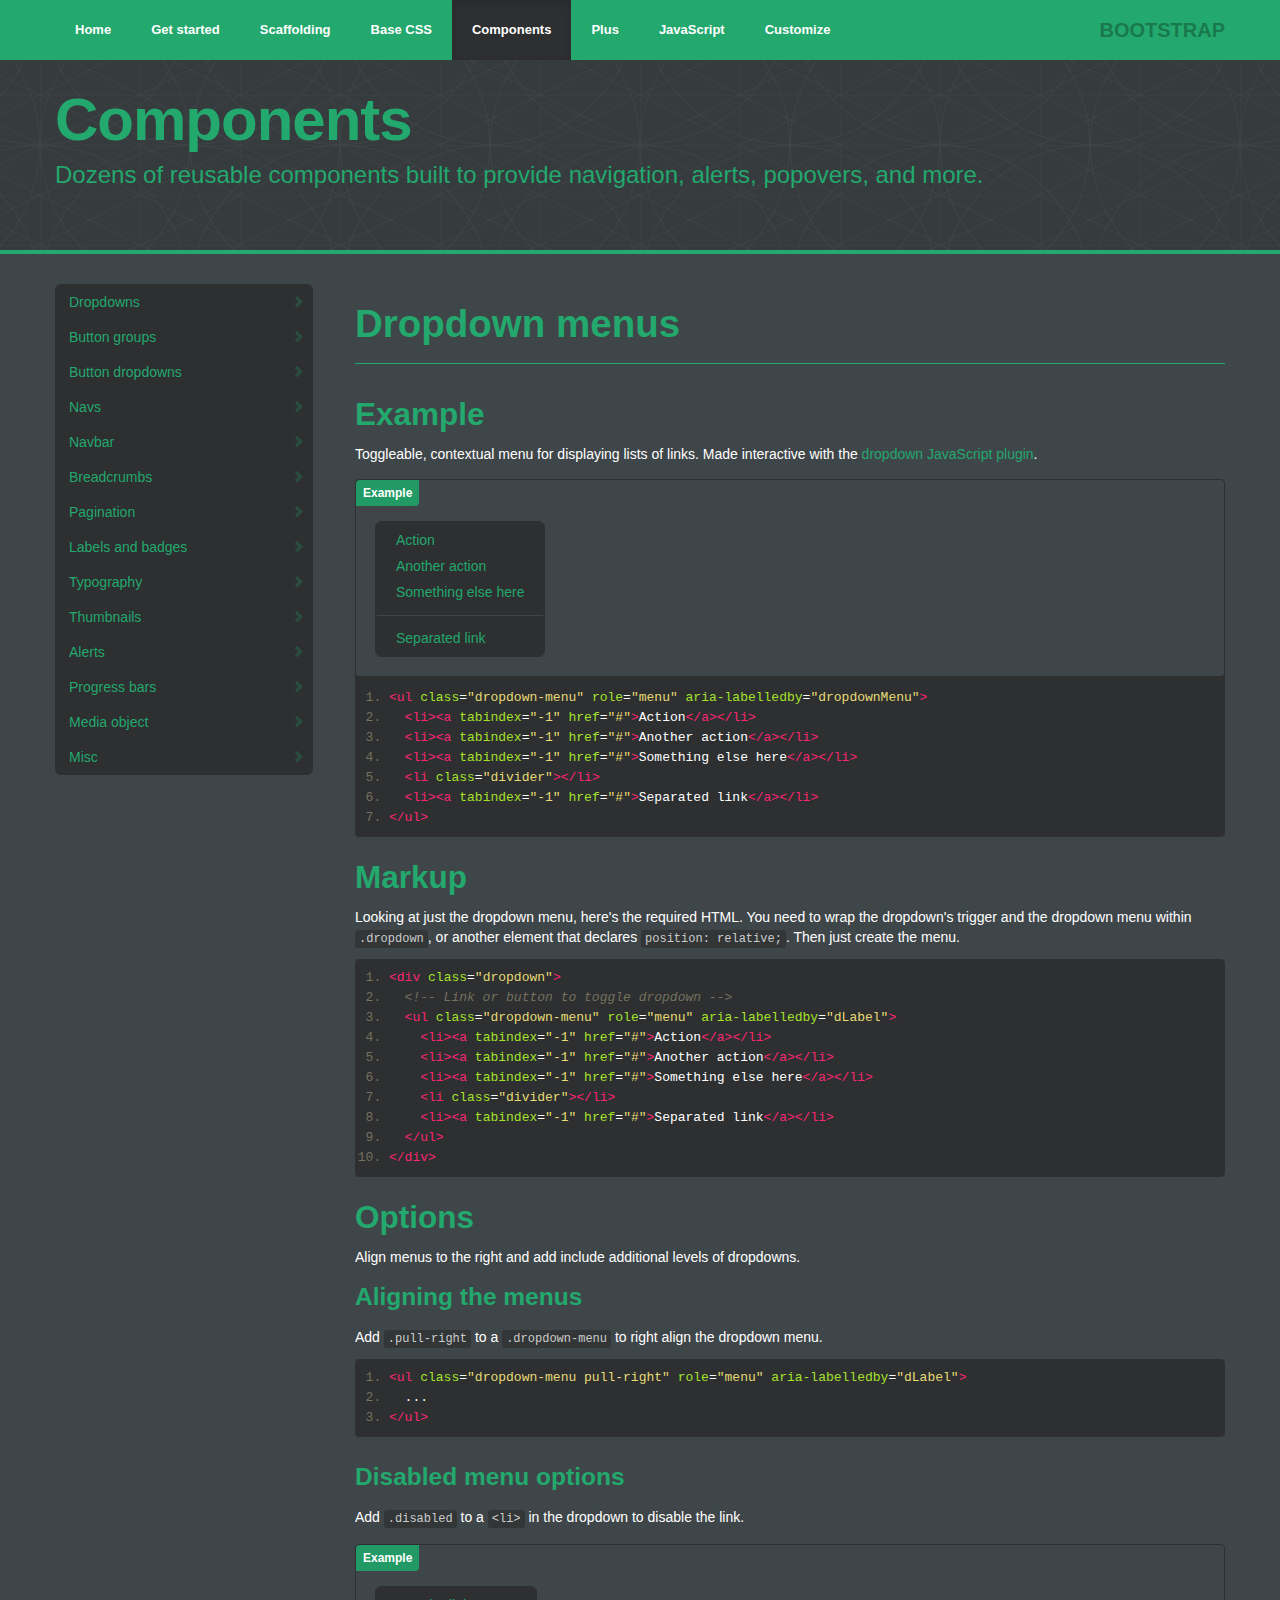
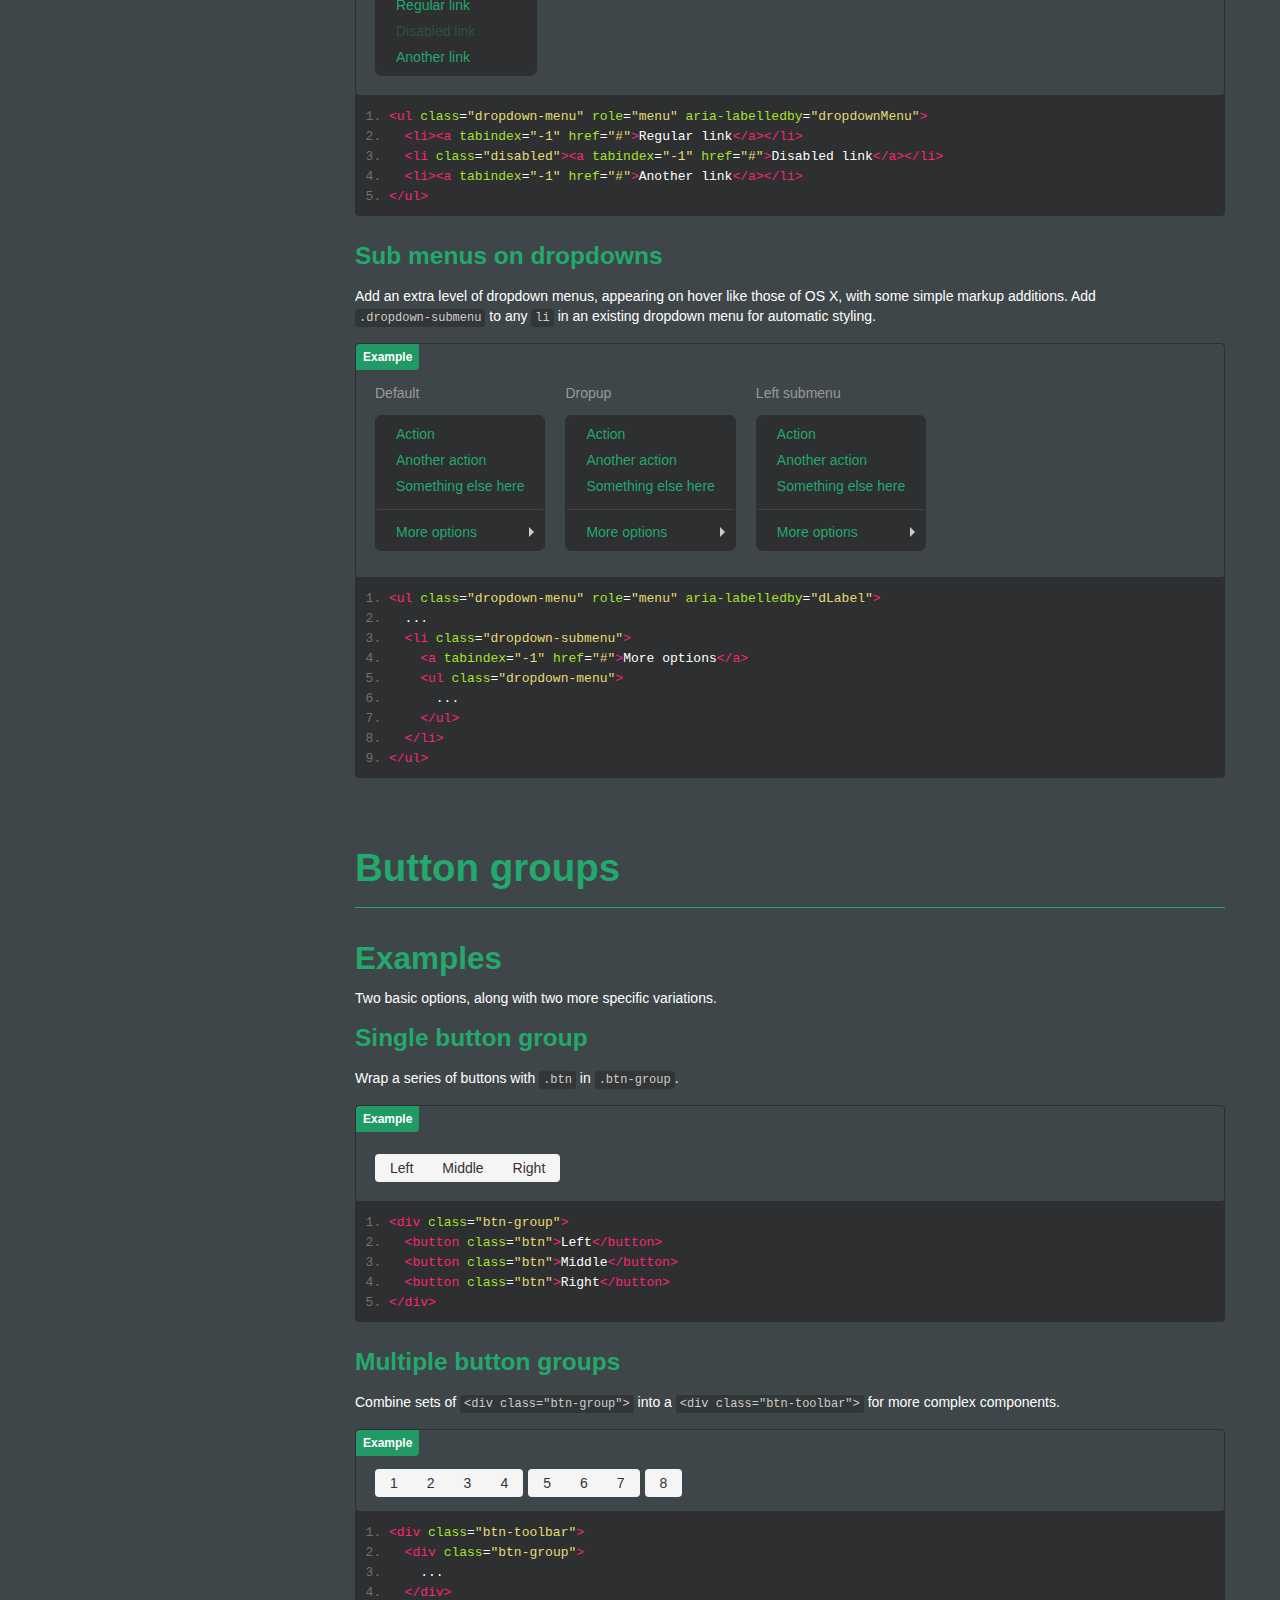
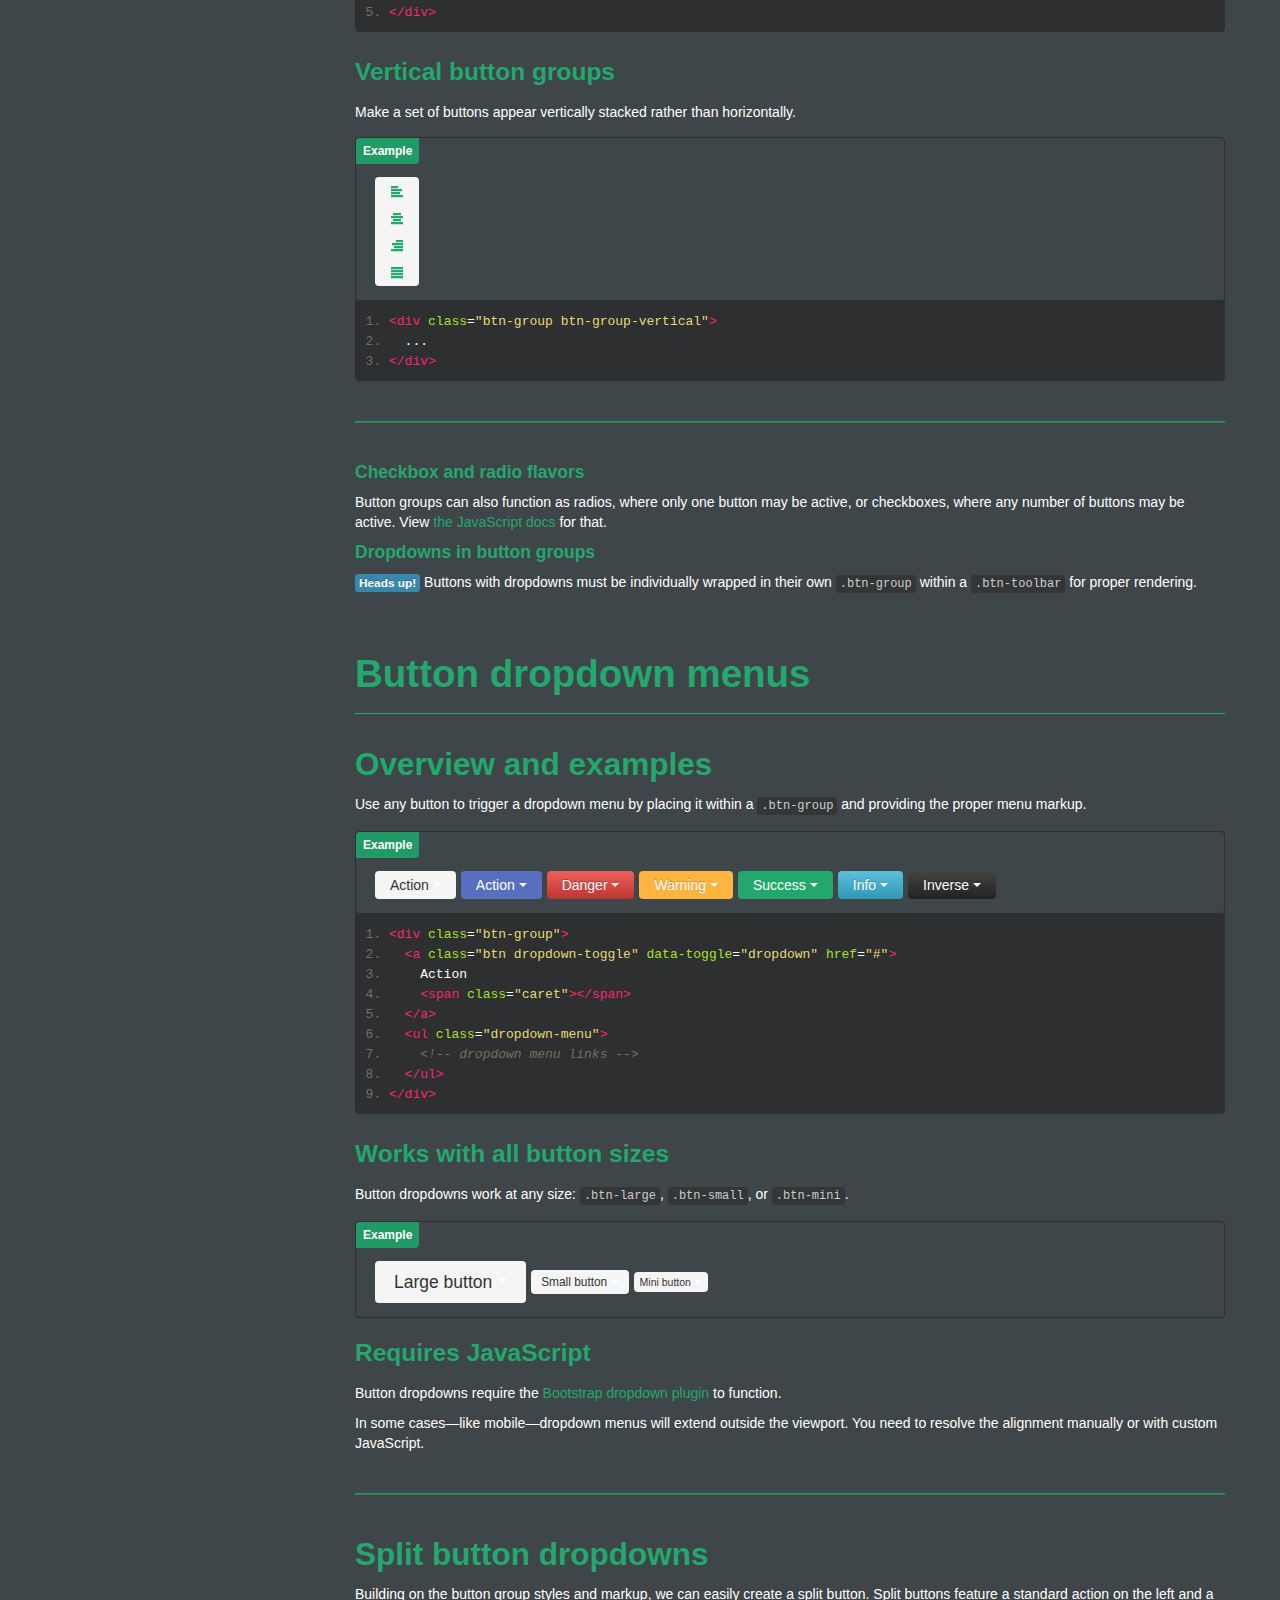
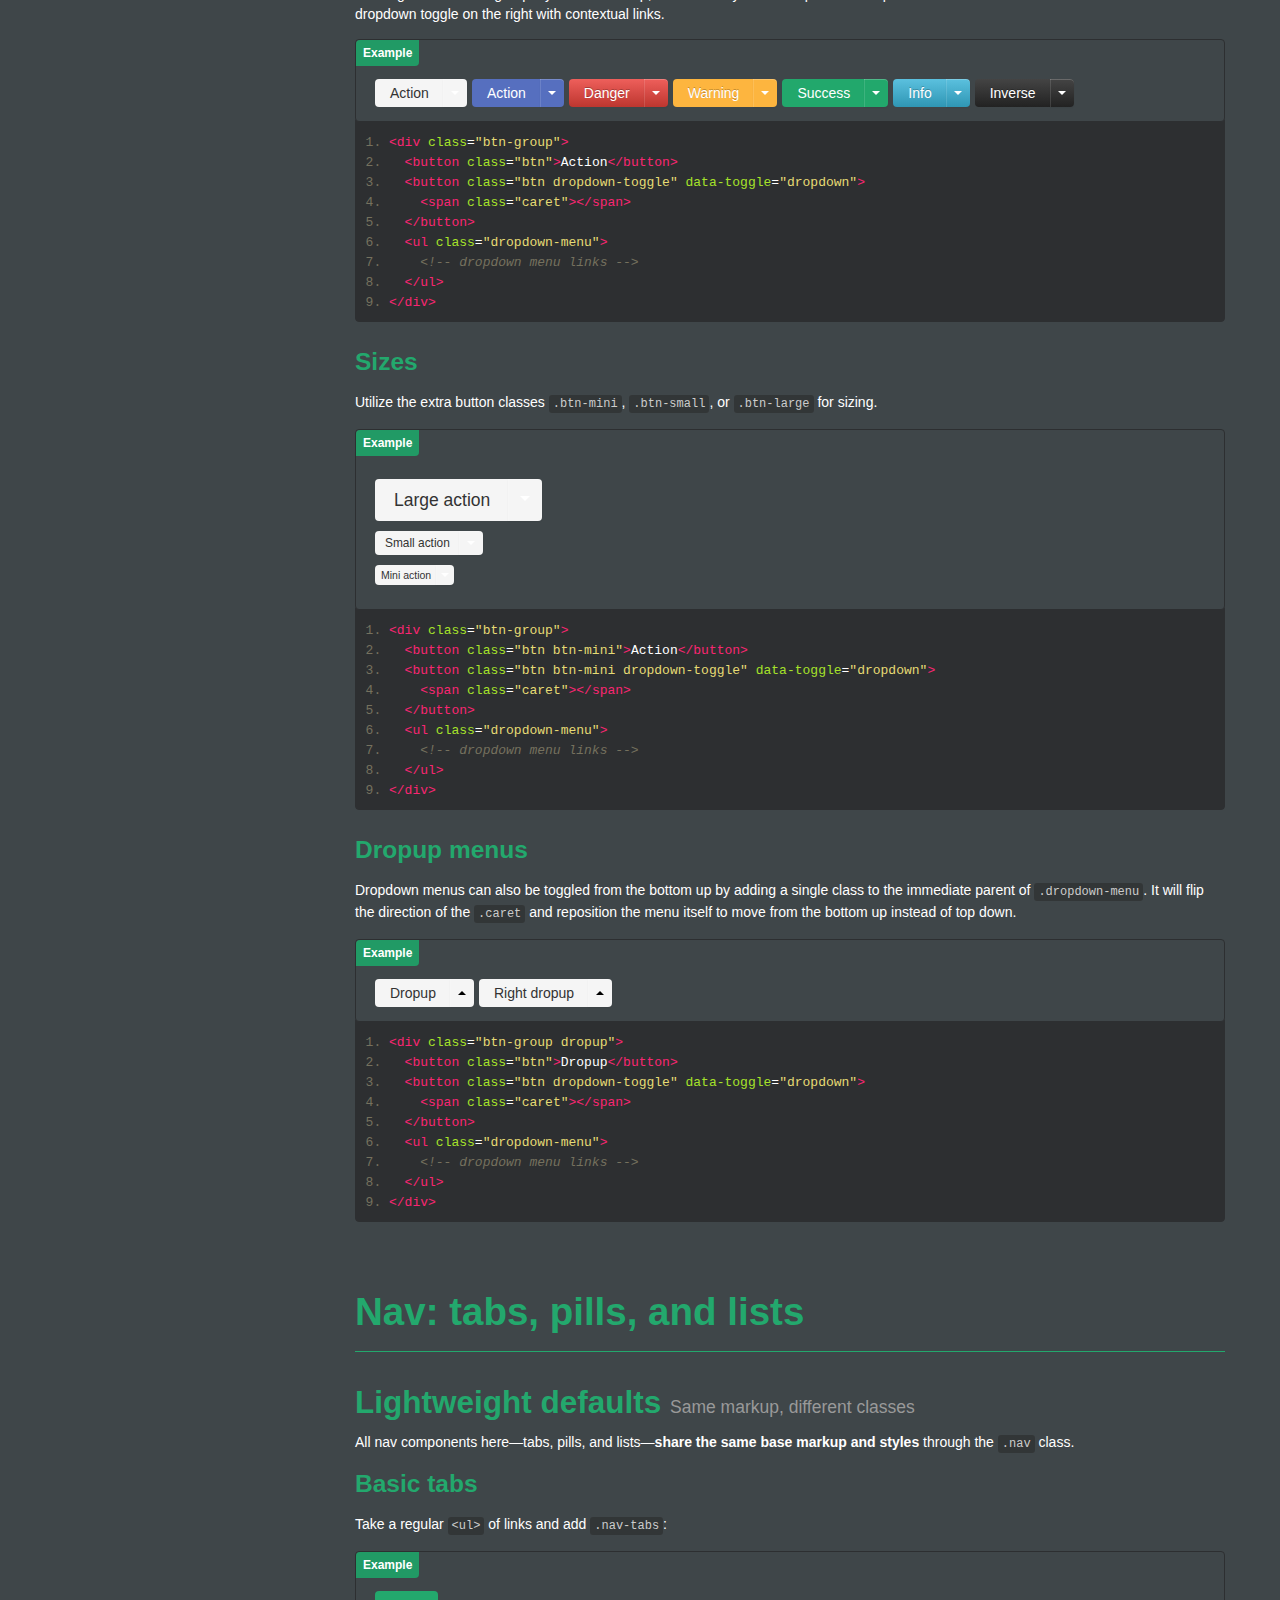
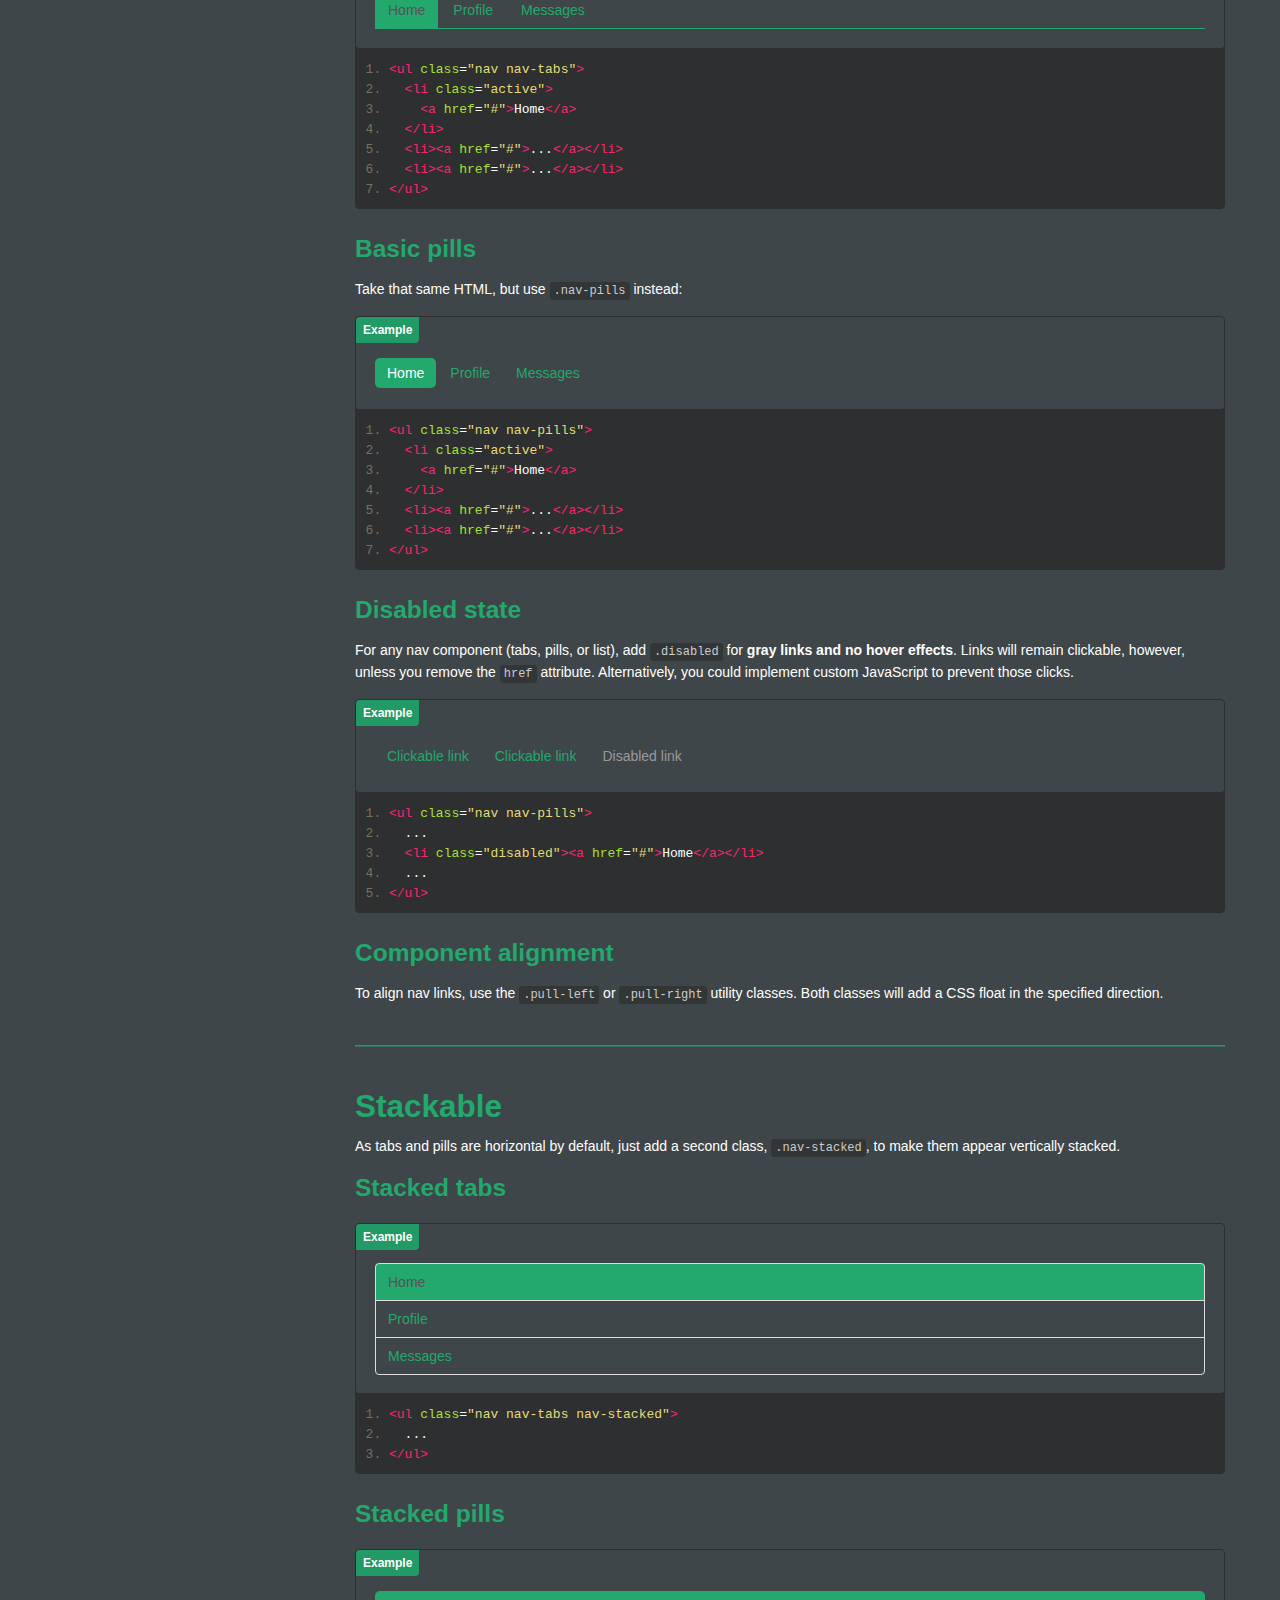
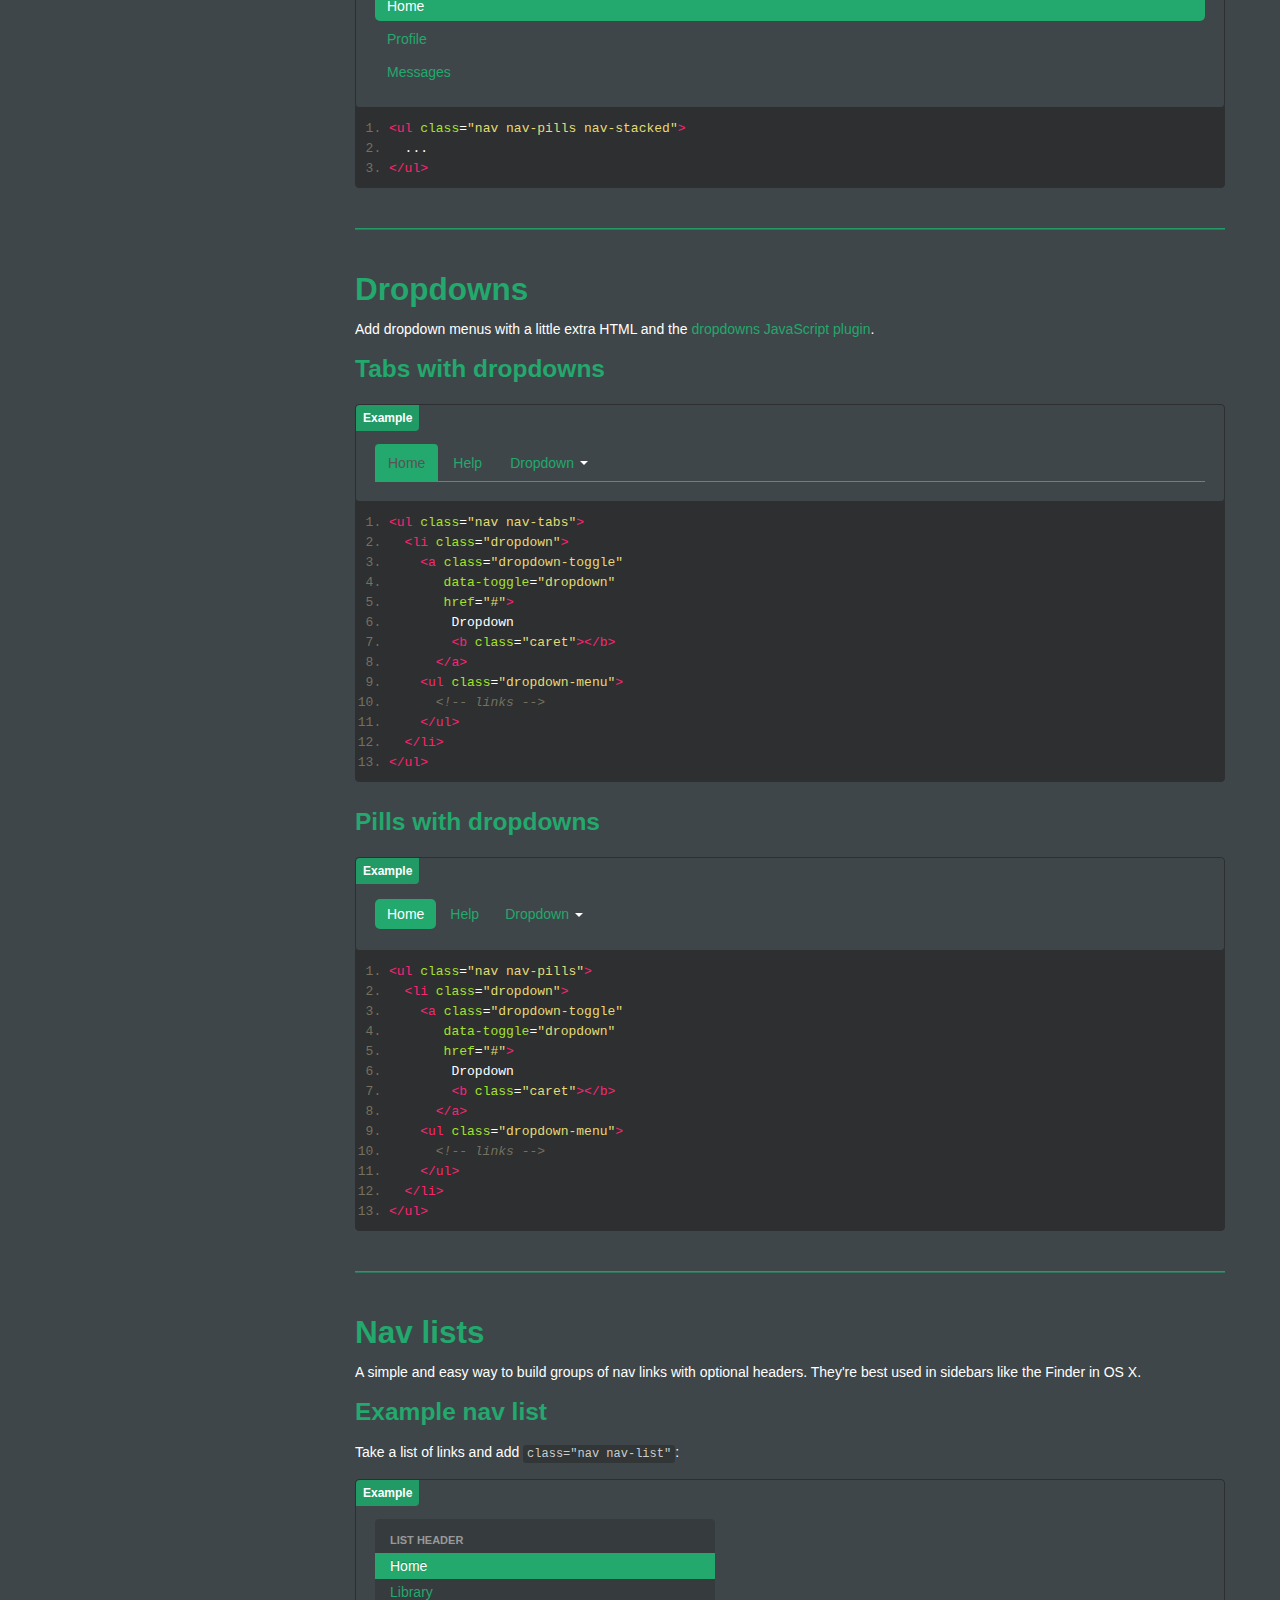
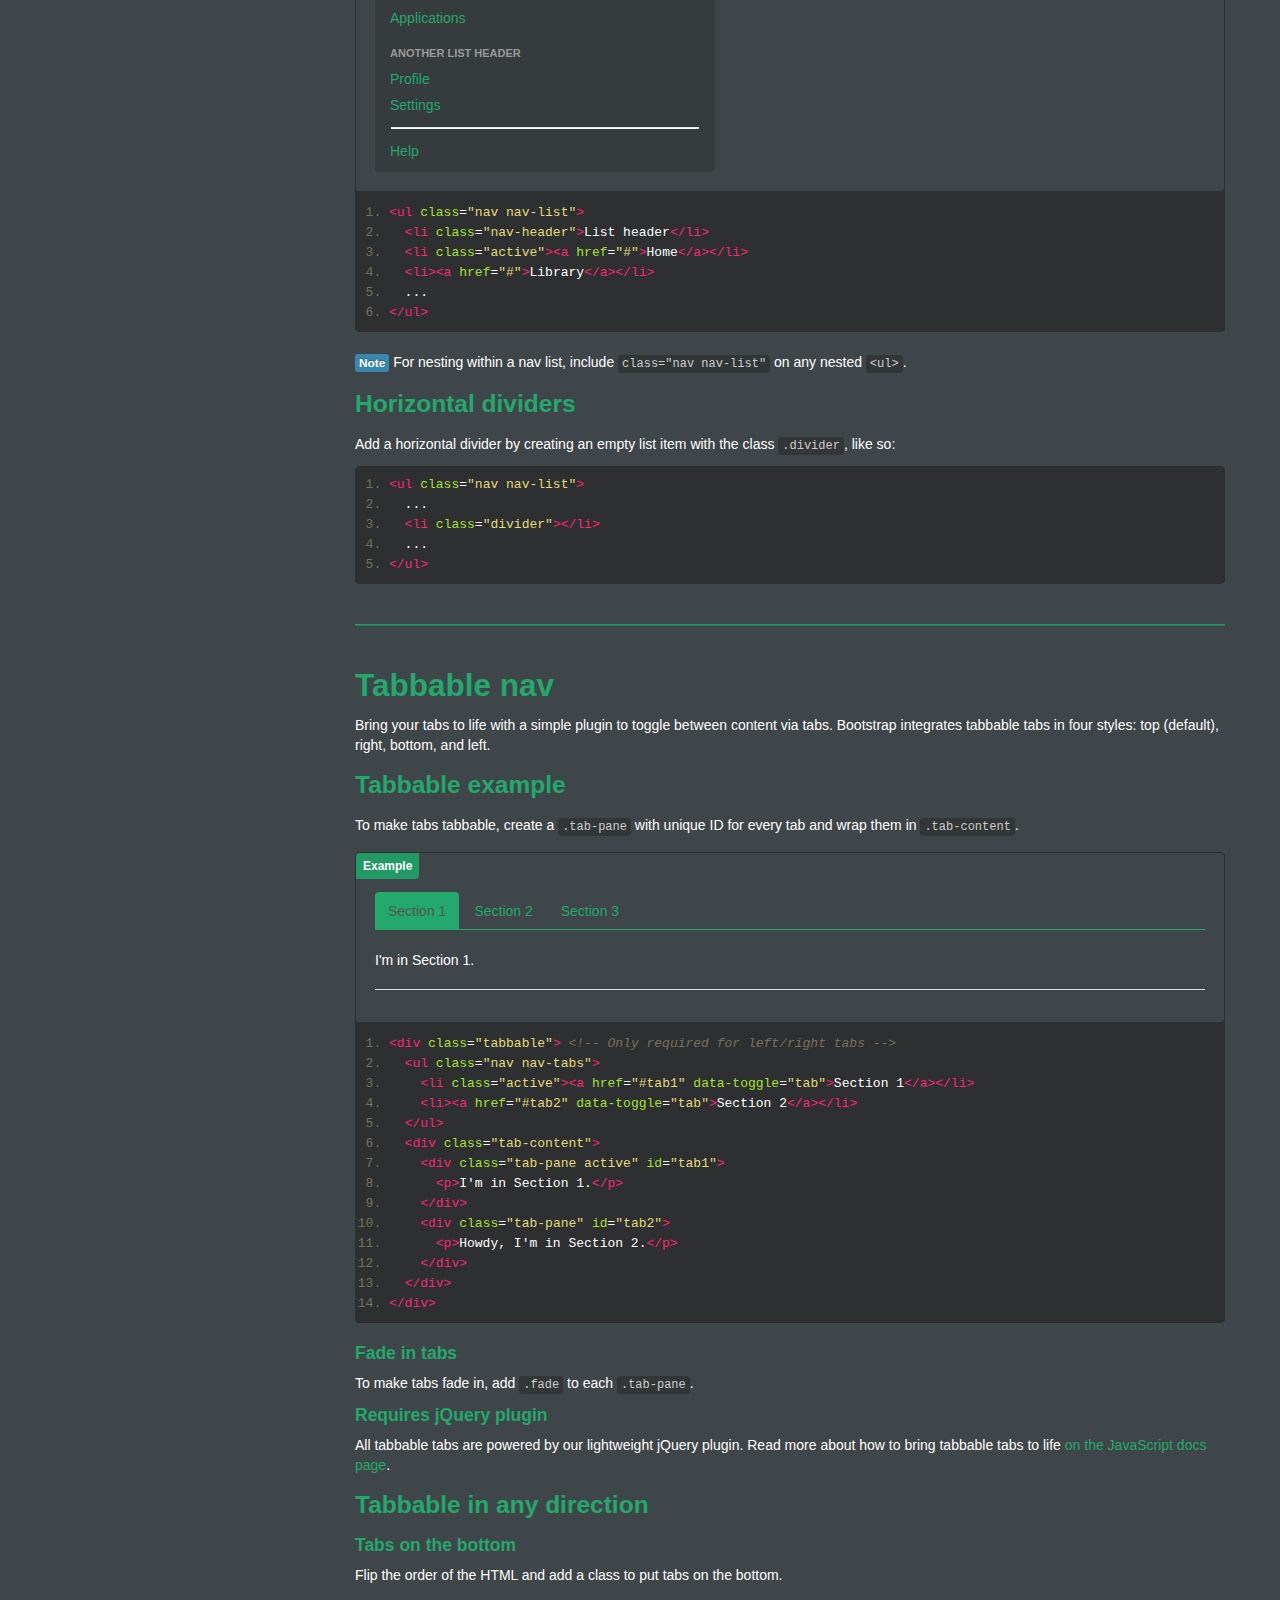
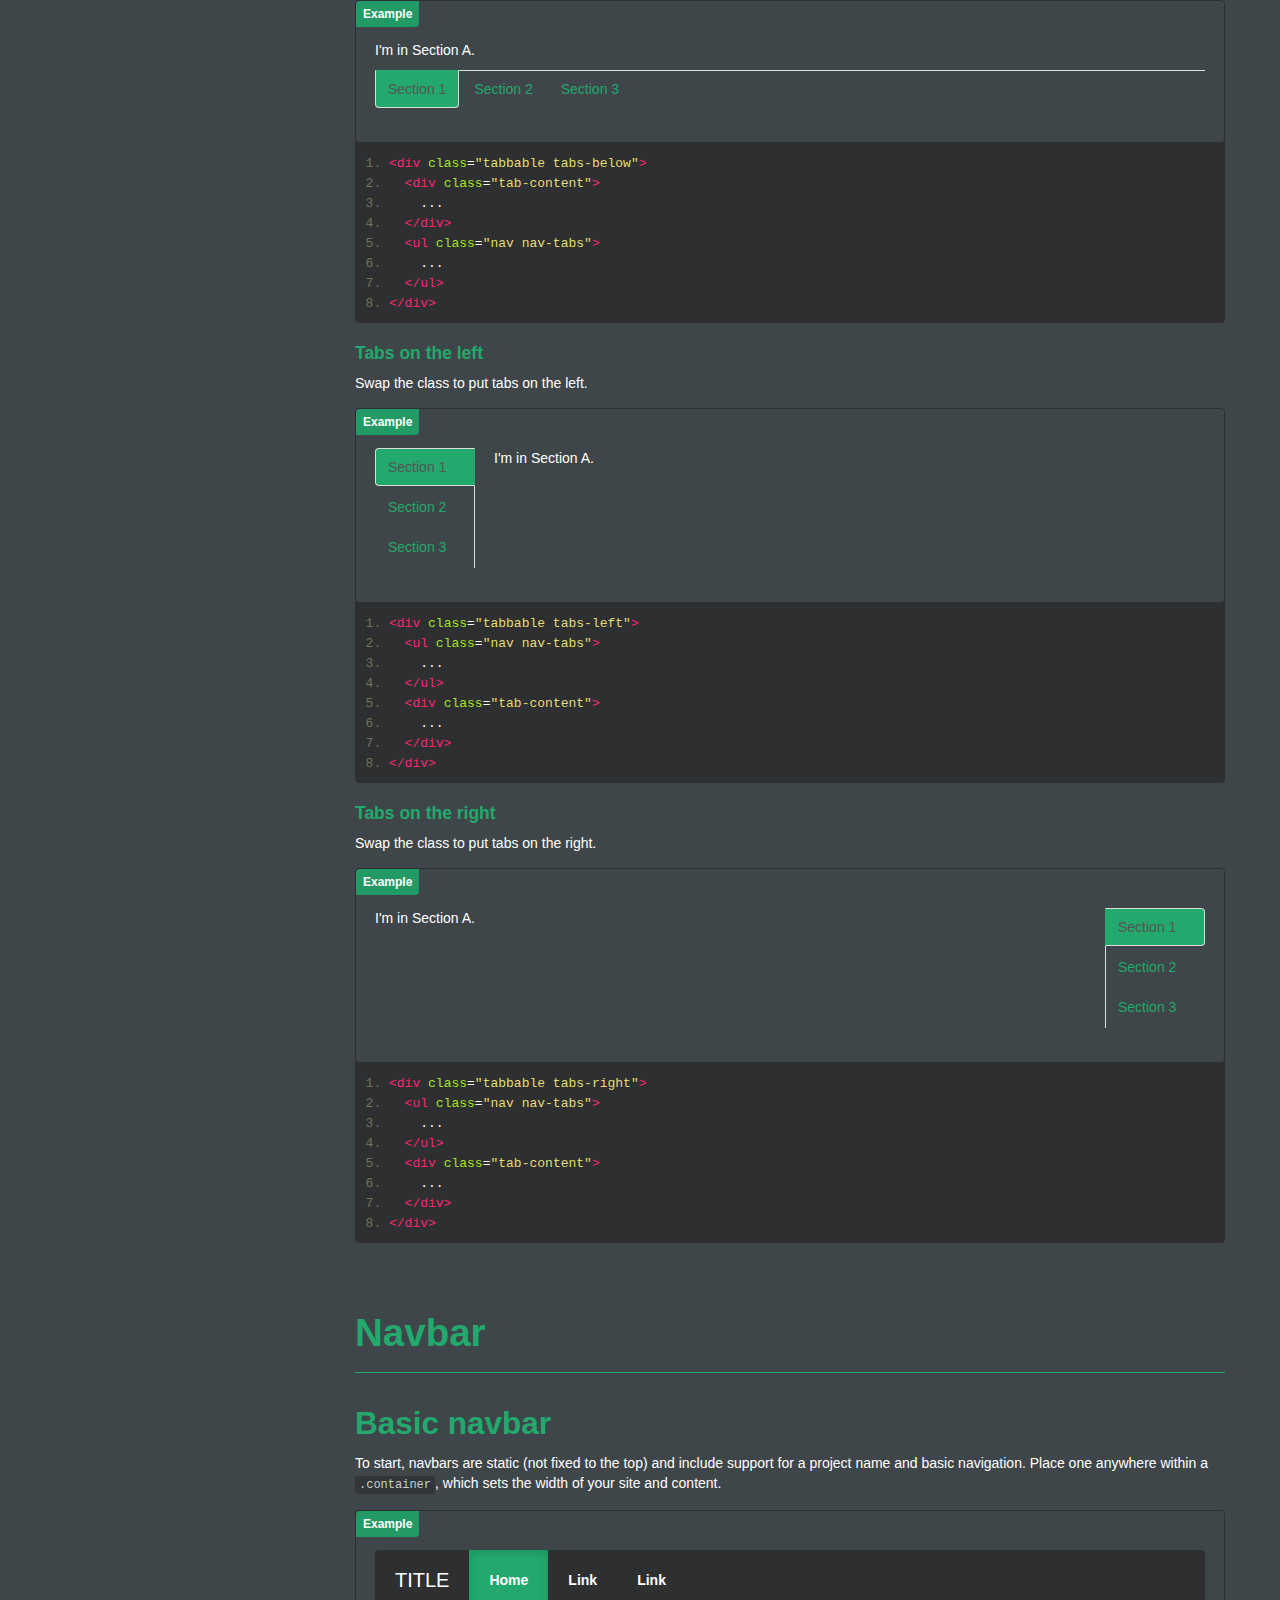
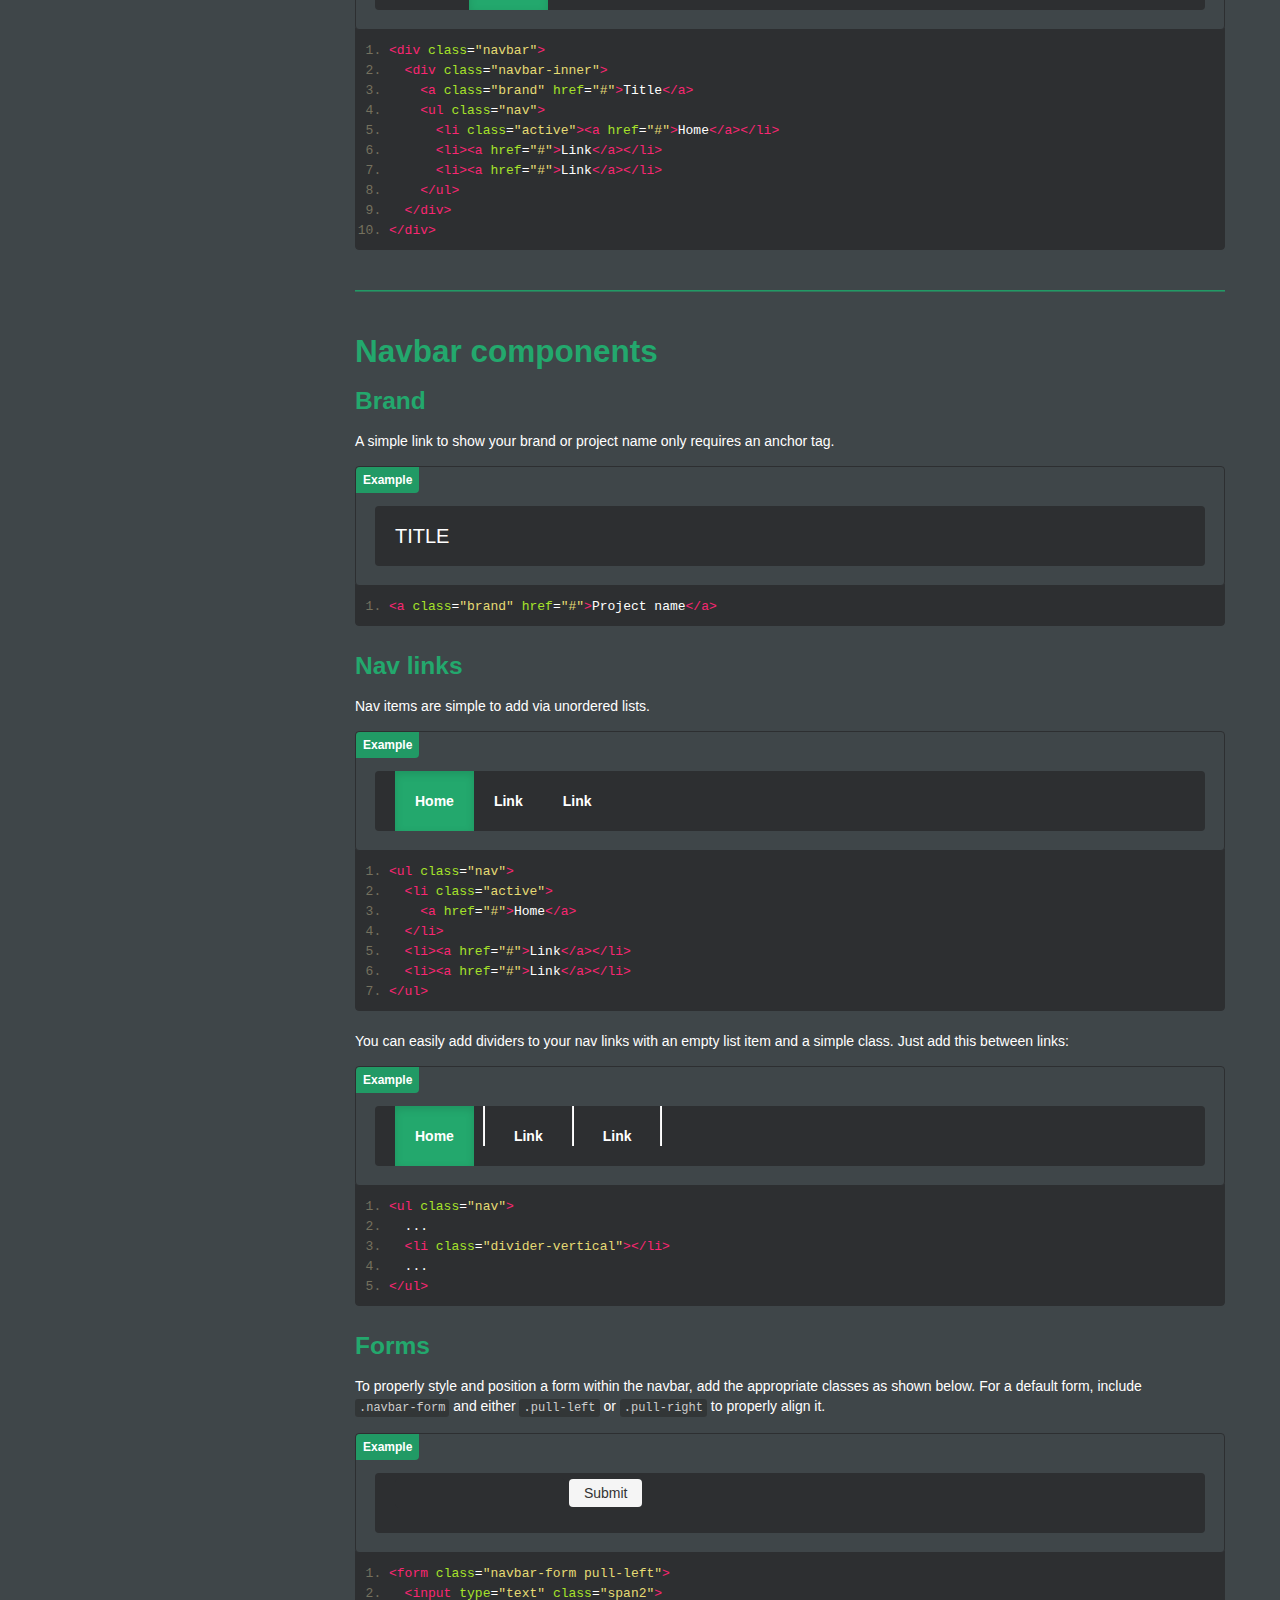
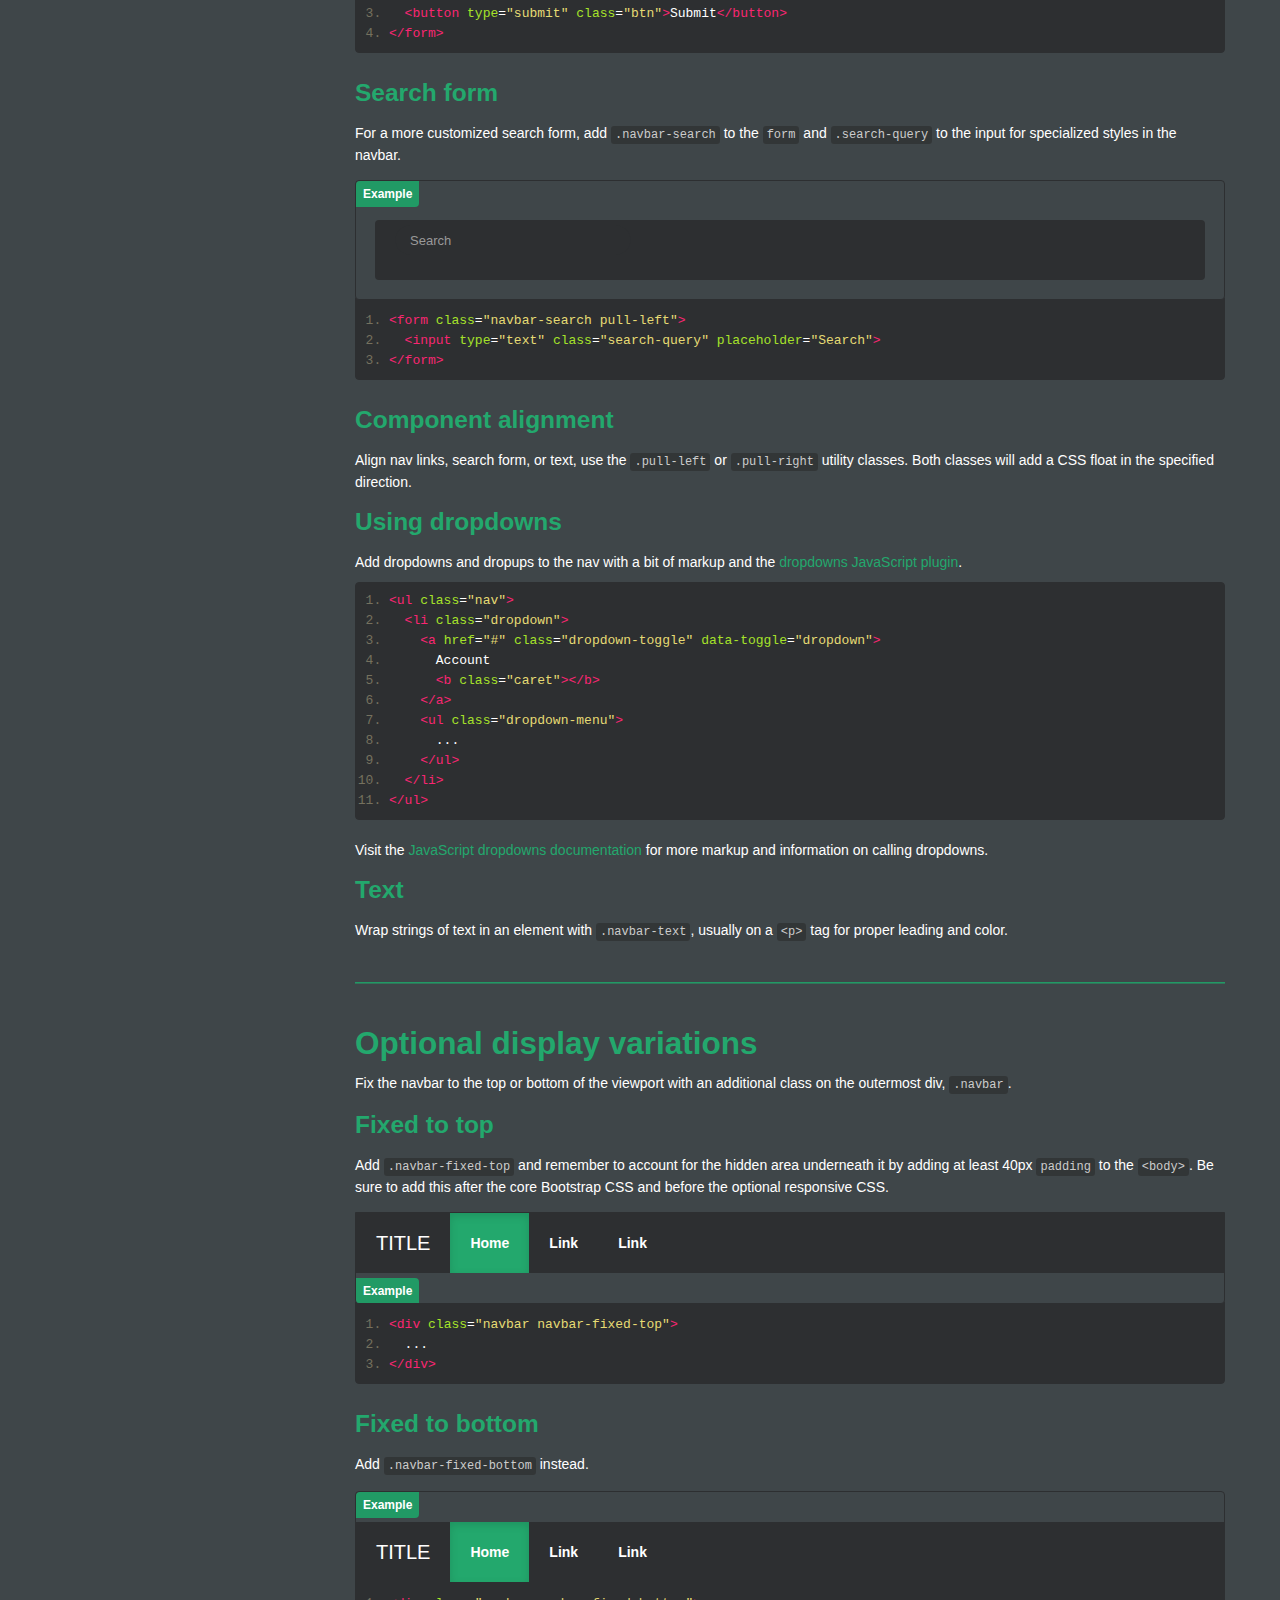
<file: components.html>
<!DOCTYPE html>
<html lang="en">
  <head>
    <meta charset="utf-8">
    <title>Components · Bootstrap</title>
    <meta name="viewport" content="width=device-width, initial-scale=1.0">
    <meta name="description" content="">
    <meta name="author" content="">

    <!-- Le styles -->
    <link href="assets/css/bootstrap.css" rel="stylesheet">
    <link href="assets/css/bootstrap-responsive.css" rel="stylesheet">
    <link href="assets/css/docs.css" rel="stylesheet">
    <link href="assets/js/google-code-prettify/prettify.css" rel="stylesheet">

    <!-- Le HTML5 shim, for IE6-8 support of HTML5 elements -->
    <!--[if lt IE 9]>
      <script src="assets/js/html5shiv.js"></script>
    <![endif]-->

    <!-- Le fav and touch icons -->
    <link rel="apple-touch-icon-precomposed" sizes="144x144" href="assets/ico/apple-touch-icon-144-precomposed.png">
    <link rel="apple-touch-icon-precomposed" sizes="114x114" href="assets/ico/apple-touch-icon-114-precomposed.png">
      <link rel="apple-touch-icon-precomposed" sizes="72x72" href="assets/ico/apple-touch-icon-72-precomposed.png">
                    <link rel="apple-touch-icon-precomposed" href="assets/ico/apple-touch-icon-57-precomposed.png">
                                   <link rel="shortcut icon" href="assets/ico/favicon.png">

    <script type="text/javascript">
      var _gaq = _gaq || [];
      _gaq.push(['_setAccount', 'UA-146052-10']);
      _gaq.push(['_trackPageview']);
      (function() {
        var ga = document.createElement('script'); ga.type = 'text/javascript'; ga.async = true;
        ga.src = ('https:' == document.location.protocol ? 'https://ssl' : 'http://www') + '.google-analytics.com/ga.js';
        var s = document.getElementsByTagName('script')[0]; s.parentNode.insertBefore(ga, s);
      })();
    </script>
  </head>

  <body data-spy="scroll" data-target=".bs-docs-sidebar">

    <!-- Navbar
    ================================================== -->
    <div class="navbar navbar-inverse navbar-fixed-top">
      <div class="navbar-inner">
        <div class="container">
          <button type="button" class="btn btn-navbar" data-toggle="collapse" data-target=".nav-collapse">
            <span class="icon-bar"></span>
            <span class="icon-bar"></span>
            <span class="icon-bar"></span>
          </button>
          <a class="brand" href="./index.html">Bootstrap</a>
          <div class="nav-collapse collapse">
            <ul class="nav">
              <li class="">
                <a href="./index.html">Home</a>
              </li>
              <li class="">
                <a href="./getting-started.html">Get started</a>
              </li>
              <li class="">
                <a href="./scaffolding.html">Scaffolding</a>
              </li>
              <li class="">
                <a href="./base-css.html">Base CSS</a>
              </li>
              <li class="active">
                <a href="./components.html">Components</a>
              </li>
              <li>
                <a href="./components-plus.html">Plus</a>
              </li>
              <li class="">
                <a href="./javascript.html">JavaScript</a>
              </li>
              <li class="">
                <a href="./customize.html">Customize</a>
              </li>
            </ul>
          </div>
        </div>
      </div>
    </div>

<!-- Subhead
================================================== -->
<header class="jumbotron subhead" id="overview">
  <div class="container">
    <h1>Components</h1>
    <p class="lead">Dozens of reusable components built to provide navigation, alerts, popovers, and more.</p>
  </div>
</header>


  <div class="container">

    <!-- Docs nav
    ================================================== -->
    <div class="row">
      <div class="span3 bs-docs-sidebar">
        <ul class="nav nav-list bs-docs-sidenav">
          <li><a href="#dropdowns"><i class="icon-chevron-right"></i> Dropdowns</a></li>
          <li><a href="#buttonGroups"><i class="icon-chevron-right"></i> Button groups</a></li>
          <li><a href="#buttonDropdowns"><i class="icon-chevron-right"></i> Button dropdowns</a></li>
          <li><a href="#navs"><i class="icon-chevron-right"></i> Navs</a></li>
          <li><a href="#navbar"><i class="icon-chevron-right"></i> Navbar</a></li>
          <li><a href="#breadcrumbs"><i class="icon-chevron-right"></i> Breadcrumbs</a></li>
          <li><a href="#pagination"><i class="icon-chevron-right"></i> Pagination</a></li>
          <li><a href="#labels-badges"><i class="icon-chevron-right"></i> Labels and badges</a></li>
          <li><a href="#typography"><i class="icon-chevron-right"></i> Typography</a></li>
          <li><a href="#thumbnails"><i class="icon-chevron-right"></i> Thumbnails</a></li>
          <li><a href="#alerts"><i class="icon-chevron-right"></i> Alerts</a></li>
          <li><a href="#progress"><i class="icon-chevron-right"></i> Progress bars</a></li>
          <li><a href="#media"><i class="icon-chevron-right"></i> Media object</a></li>
          <li><a href="#misc"><i class="icon-chevron-right"></i> Misc</a></li>
        </ul>
      </div>
      <div class="span9">



        <!-- Dropdowns
        ================================================== -->
        <section id="dropdowns">
          <div class="page-header">
            <h1>Dropdown menus</h1>
          </div>

          <h2>Example</h2>
          <p>Toggleable, contextual menu for displaying lists of links. Made interactive with the <a href="./javascript.html#dropdowns">dropdown JavaScript plugin</a>.</p>
          <div class="bs-docs-example">
            <div class="dropdown clearfix">
              <ul class="dropdown-menu" role="menu" aria-labelledby="dropdownMenu" style="display: block; position: static; margin-bottom: 5px; *width: 180px;">
                <li><a tabindex="-1" href="#">Action</a></li>
                <li><a tabindex="-1" href="#">Another action</a></li>
                <li><a tabindex="-1" href="#">Something else here</a></li>
                <li class="divider"></li>
                <li><a tabindex="-1" href="#">Separated link</a></li>
              </ul>
            </div>
          </div>
<pre class="prettyprint linenums">
&lt;ul class="dropdown-menu" role="menu" aria-labelledby="dropdownMenu"&gt;
  &lt;li&gt;&lt;a tabindex="-1" href="#"&gt;Action&lt;/a&gt;&lt;/li&gt;
  &lt;li&gt;&lt;a tabindex="-1" href="#"&gt;Another action&lt;/a&gt;&lt;/li&gt;
  &lt;li&gt;&lt;a tabindex="-1" href="#"&gt;Something else here&lt;/a&gt;&lt;/li&gt;
  &lt;li class="divider"&gt;&lt;/li&gt;
  &lt;li&gt;&lt;a tabindex="-1" href="#"&gt;Separated link&lt;/a&gt;&lt;/li&gt;
&lt;/ul&gt;
</pre>

          <h2>Markup</h2>
          <p>Looking at just the dropdown menu, here's the required HTML. You need to wrap the dropdown's trigger and the dropdown menu within <code>.dropdown</code>, or another element that declares <code>position: relative;</code>. Then just create the menu.</p>

<pre class="prettyprint linenums">
&lt;div class="dropdown"&gt;
  &lt;!-- Link or button to toggle dropdown --&gt;
  &lt;ul class="dropdown-menu" role="menu" aria-labelledby="dLabel"&gt;
    &lt;li&gt;&lt;a tabindex="-1" href="#"&gt;Action&lt;/a&gt;&lt;/li&gt;
    &lt;li&gt;&lt;a tabindex="-1" href="#"&gt;Another action&lt;/a&gt;&lt;/li&gt;
    &lt;li&gt;&lt;a tabindex="-1" href="#"&gt;Something else here&lt;/a&gt;&lt;/li&gt;
    &lt;li class="divider"&gt;&lt;/li&gt;
    &lt;li&gt;&lt;a tabindex="-1" href="#"&gt;Separated link&lt;/a&gt;&lt;/li&gt;
  &lt;/ul&gt;
&lt;/div&gt;
</pre>

          <h2>Options</h2>
          <p>Align menus to the right and add include additional levels of dropdowns.</p>

          <h3>Aligning the menus</h3>
          <p>Add <code>.pull-right</code> to a <code>.dropdown-menu</code> to right align the dropdown menu.</p>
<pre class="prettyprint linenums">
&lt;ul class="dropdown-menu pull-right" role="menu" aria-labelledby="dLabel"&gt;
  ...
&lt;/ul&gt;
</pre>

          <h3>Disabled menu options</h3>
          <p>Add <code>.disabled</code> to a <code>&lt;li&gt;</code> in the dropdown to disable the link.</p>
          <div class="bs-docs-example">
            <div class="dropdown clearfix">
              <ul class="dropdown-menu" role="menu" aria-labelledby="dropdownMenu" style="display: block; position: static; margin-bottom: 5px; *width: 180px;">
                <li><a tabindex="-1" href="#">Regular link</a></li>
                <li class="disabled"><a tabindex="-1" href="#">Disabled link</a></li>
                <li><a tabindex="-1" href="#">Another link</a></li>
              </ul>
            </div>
          </div>
<pre class="prettyprint linenums">
&lt;ul class="dropdown-menu" role="menu" aria-labelledby="dropdownMenu"&gt;
  &lt;li&gt;&lt;a tabindex="-1" href="#"&gt;Regular link&lt;/a&gt;&lt;/li&gt;
  &lt;li class="disabled"&gt;&lt;a tabindex="-1" href="#"&gt;Disabled link&lt;/a&gt;&lt;/li&gt;
  &lt;li&gt;&lt;a tabindex="-1" href="#"&gt;Another link&lt;/a&gt;&lt;/li&gt;
&lt;/ul&gt;
</pre>

          <h3>Sub menus on dropdowns</h3>
          <p>Add an extra level of dropdown menus, appearing on hover like those of OS X, with some simple markup additions. Add <code>.dropdown-submenu</code> to any <code>li</code> in an existing dropdown menu for automatic styling.</p>
          <div class="bs-docs-example bs-docs-example-submenus">

            <div class="pull-left">
              <p class="muted">Default</p>
              <div class="dropdown clearfix">
                <ul class="dropdown-menu" role="menu" aria-labelledby="dropdownMenu">
                  <li><a tabindex="-1" href="#">Action</a></li>
                  <li><a tabindex="-1" href="#">Another action</a></li>
                  <li><a tabindex="-1" href="#">Something else here</a></li>
                  <li class="divider"></li>
                  <li class="dropdown-submenu">
                    <a tabindex="-1" href="#">More options</a>
                    <ul class="dropdown-menu">
                      <li><a tabindex="-1" href="#">Second level link</a></li>
                      <li><a tabindex="-1" href="#">Second level link</a></li>
                      <li><a tabindex="-1" href="#">Second level link</a></li>
                      <li><a tabindex="-1" href="#">Second level link</a></li>
                      <li><a tabindex="-1" href="#">Second level link</a></li>
                    </ul>
                  </li>
                </ul>
              </div>
            </div>

            <div class="pull-left">
              <p class="muted">Dropup</p>
              <div class="dropup">
                <ul class="dropdown-menu" role="menu" aria-labelledby="dropdownMenu">
                  <li><a tabindex="-1" href="#">Action</a></li>
                  <li><a tabindex="-1" href="#">Another action</a></li>
                  <li><a tabindex="-1" href="#">Something else here</a></li>
                  <li class="divider"></li>
                  <li class="dropdown-submenu">
                    <a tabindex="-1" href="#">More options</a>
                    <ul class="dropdown-menu">
                      <li><a tabindex="-1" href="#">Second level link</a></li>
                      <li><a tabindex="-1" href="#">Second level link</a></li>
                      <li><a tabindex="-1" href="#">Second level link</a></li>
                      <li><a tabindex="-1" href="#">Second level link</a></li>
                      <li><a tabindex="-1" href="#">Second level link</a></li>
                    </ul>
                  </li>
                </ul>
              </div>
            </div>

            <div class="pull-left">
              <p class="muted">Left submenu</p>
              <div class="dropdown">
                <ul class="dropdown-menu" role="menu" aria-labelledby="dropdownMenu">
                  <li><a tabindex="-1" href="#">Action</a></li>
                  <li><a tabindex="-1" href="#">Another action</a></li>
                  <li><a tabindex="-1" href="#">Something else here</a></li>
                  <li class="divider"></li>
                  <li class="dropdown-submenu pull-left">
                    <a tabindex="-1" href="#">More options</a>
                    <ul class="dropdown-menu">
                      <li><a tabindex="-1" href="#">Second level link</a></li>
                      <li><a tabindex="-1" href="#">Second level link</a></li>
                      <li><a tabindex="-1" href="#">Second level link</a></li>
                      <li><a tabindex="-1" href="#">Second level link</a></li>
                      <li><a tabindex="-1" href="#">Second level link</a></li>
                    </ul>
                  </li>
                </ul>
              </div>
            </div>

          </div>
<pre class="prettyprint linenums">
&lt;ul class="dropdown-menu" role="menu" aria-labelledby="dLabel"&gt;
  ...
  &lt;li class="dropdown-submenu"&gt;
    &lt;a tabindex="-1" href="#"&gt;More options&lt;/a&gt;
    &lt;ul class="dropdown-menu"&gt;
      ...
    &lt;/ul&gt;
  &lt;/li&gt;
&lt;/ul&gt;
</pre>

        </section>




        <!-- Button Groups
        ================================================== -->
        <section id="buttonGroups">
          <div class="page-header">
            <h1>Button groups</h1>
          </div>

          <h2>Examples</h2>
          <p>Two basic options, along with two more specific variations.</p>

          <h3>Single button group</h3>
          <p>Wrap a series of buttons with <code>.btn</code> in <code>.btn-group</code>.</p>
          <div class="bs-docs-example">
            <div class="btn-group" style="margin: 9px 0 5px;">
              <button class="btn">Left</button>
              <button class="btn">Middle</button>
              <button class="btn">Right</button>
            </div>
          </div>
<pre class="prettyprint linenums">
&lt;div class="btn-group"&gt;
  &lt;button class="btn"&gt;Left&lt;/button&gt;
  &lt;button class="btn"&gt;Middle&lt;/button&gt;
  &lt;button class="btn"&gt;Right&lt;/button&gt;
&lt;/div&gt;
</pre>

          <h3>Multiple button groups</h3>
          <p>Combine sets of <code>&lt;div class="btn-group"&gt;</code> into a <code>&lt;div class="btn-toolbar"&gt;</code> for more complex components.</p>
          <div class="bs-docs-example">
            <div class="btn-toolbar" style="margin: 0;">
              <div class="btn-group">
                <button class="btn">1</button>
                <button class="btn">2</button>
                <button class="btn">3</button>
                <button class="btn">4</button>
              </div>
              <div class="btn-group">
                <button class="btn">5</button>
                <button class="btn">6</button>
                <button class="btn">7</button>
              </div>
              <div class="btn-group">
                <button class="btn">8</button>
              </div>
            </div>
          </div>
<pre class="prettyprint linenums">
&lt;div class="btn-toolbar"&gt;
  &lt;div class="btn-group"&gt;
    ...
  &lt;/div&gt;
&lt;/div&gt;
</pre>

          <h3>Vertical button groups</h3>
          <p>Make a set of buttons appear vertically stacked rather than horizontally.</p>
          <div class="bs-docs-example">
            <div class="btn-group btn-group-vertical">
              <button type="button" class="btn"><i class="icon-align-left"></i></button>
              <button type="button" class="btn"><i class="icon-align-center"></i></button>
              <button type="button" class="btn"><i class="icon-align-right"></i></button>
              <button type="button" class="btn"><i class="icon-align-justify"></i></button>
            </div>
          </div>
<pre class="prettyprint linenums">
&lt;div class="btn-group btn-group-vertical"&gt;
  ...
&lt;/div&gt;
</pre>


          <hr class="bs-docs-separator">


          <h4>Checkbox and radio flavors</h4>
          <p>Button groups can also function as radios, where only one button may be active, or checkboxes, where any number of buttons may be active. View <a href="./javascript.html#buttons">the JavaScript docs</a> for that.</p>

          <h4>Dropdowns in button groups</h4>
          <p><span class="label label-info">Heads up!</span> Buttons with dropdowns must be individually wrapped in their own <code>.btn-group</code> within a <code>.btn-toolbar</code> for proper rendering.</p>
        </section>



        <!-- Split button dropdowns
        ================================================== -->
        <section id="buttonDropdowns">
          <div class="page-header">
            <h1>Button dropdown menus</h1>
          </div>


          <h2>Overview and examples</h2>
          <p>Use any button to trigger a dropdown menu by placing it within a <code>.btn-group</code> and providing the proper menu markup.</p>
          <div class="bs-docs-example">
            <div class="btn-toolbar" style="margin: 0;">
              <div class="btn-group">
                <button class="btn dropdown-toggle" data-toggle="dropdown">Action <span class="caret"></span></button>
                <ul class="dropdown-menu">
                  <li><a href="#">Action</a></li>
                  <li><a href="#">Another action</a></li>
                  <li><a href="#">Something else here</a></li>
                  <li class="divider"></li>
                  <li><a href="#">Separated link</a></li>
                </ul>
              </div><!-- /btn-group -->
              <div class="btn-group">
                <button class="btn btn-primary dropdown-toggle" data-toggle="dropdown">Action <span class="caret"></span></button>
                <ul class="dropdown-menu">
                  <li><a href="#">Action</a></li>
                  <li><a href="#">Another action</a></li>
                  <li><a href="#">Something else here</a></li>
                  <li class="divider"></li>
                  <li><a href="#">Separated link</a></li>
                </ul>
              </div><!-- /btn-group -->
              <div class="btn-group">
                <button class="btn btn-danger dropdown-toggle" data-toggle="dropdown">Danger <span class="caret"></span></button>
                <ul class="dropdown-menu">
                  <li><a href="#">Action</a></li>
                  <li><a href="#">Another action</a></li>
                  <li><a href="#">Something else here</a></li>
                  <li class="divider"></li>
                  <li><a href="#">Separated link</a></li>
                </ul>
              </div><!-- /btn-group -->
              <div class="btn-group">
                <button class="btn btn-warning dropdown-toggle" data-toggle="dropdown">Warning <span class="caret"></span></button>
                <ul class="dropdown-menu">
                  <li><a href="#">Action</a></li>
                  <li><a href="#">Another action</a></li>
                  <li><a href="#">Something else here</a></li>
                  <li class="divider"></li>
                  <li><a href="#">Separated link</a></li>
                </ul>
              </div><!-- /btn-group -->
              <div class="btn-group">
                <button class="btn btn-success dropdown-toggle" data-toggle="dropdown">Success <span class="caret"></span></button>
                <ul class="dropdown-menu">
                  <li><a href="#">Action</a></li>
                  <li><a href="#">Another action</a></li>
                  <li><a href="#">Something else here</a></li>
                  <li class="divider"></li>
                  <li><a href="#">Separated link</a></li>
                </ul>
              </div><!-- /btn-group -->
              <div class="btn-group">
                <button class="btn btn-info dropdown-toggle" data-toggle="dropdown">Info <span class="caret"></span></button>
                <ul class="dropdown-menu">
                  <li><a href="#">Action</a></li>
                  <li><a href="#">Another action</a></li>
                  <li><a href="#">Something else here</a></li>
                  <li class="divider"></li>
                  <li><a href="#">Separated link</a></li>
                </ul>
              </div><!-- /btn-group -->
              <div class="btn-group">
                <button class="btn btn-inverse dropdown-toggle" data-toggle="dropdown">Inverse <span class="caret"></span></button>
                <ul class="dropdown-menu">
                  <li><a href="#">Action</a></li>
                  <li><a href="#">Another action</a></li>
                  <li><a href="#">Something else here</a></li>
                  <li class="divider"></li>
                  <li><a href="#">Separated link</a></li>
                </ul>
              </div><!-- /btn-group -->
            </div><!-- /btn-toolbar -->
          </div>
<pre class="prettyprint linenums">
&lt;div class="btn-group"&gt;
  &lt;a class="btn dropdown-toggle" data-toggle="dropdown" href="#"&gt;
    Action
    &lt;span class="caret"&gt;&lt;/span&gt;
  &lt;/a&gt;
  &lt;ul class="dropdown-menu"&gt;
    &lt;!-- dropdown menu links --&gt;
  &lt;/ul&gt;
&lt;/div&gt;
</pre>

          <h3>Works with all button sizes</h3>
          <p>Button dropdowns work at any size:  <code>.btn-large</code>, <code>.btn-small</code>, or <code>.btn-mini</code>.</p>
          <div class="bs-docs-example">
            <div class="btn-toolbar" style="margin: 0;">
              <div class="btn-group">
                <button class="btn btn-large dropdown-toggle" data-toggle="dropdown">Large button <span class="caret"></span></button>
                <ul class="dropdown-menu">
                  <li><a href="#">Action</a></li>
                  <li><a href="#">Another action</a></li>
                  <li><a href="#">Something else here</a></li>
                  <li class="divider"></li>
                  <li><a href="#">Separated link</a></li>
                </ul>
              </div><!-- /btn-group -->
              <div class="btn-group">
                <button class="btn btn-small dropdown-toggle" data-toggle="dropdown">Small button <span class="caret"></span></button>
                <ul class="dropdown-menu">
                  <li><a href="#">Action</a></li>
                  <li><a href="#">Another action</a></li>
                  <li><a href="#">Something else here</a></li>
                  <li class="divider"></li>
                  <li><a href="#">Separated link</a></li>
                </ul>
              </div><!-- /btn-group -->
              <div class="btn-group">
                <button class="btn btn-mini dropdown-toggle" data-toggle="dropdown">Mini button <span class="caret"></span></button>
                <ul class="dropdown-menu">
                  <li><a href="#">Action</a></li>
                  <li><a href="#">Another action</a></li>
                  <li><a href="#">Something else here</a></li>
                  <li class="divider"></li>
                  <li><a href="#">Separated link</a></li>
                </ul>
              </div><!-- /btn-group -->
            </div><!-- /btn-toolbar -->
          </div>

          <h3>Requires JavaScript</h3>
          <p>Button dropdowns require the <a href="./javascript.html#dropdowns">Bootstrap dropdown plugin</a> to function.</p>
          <p>In some cases&mdash;like mobile&mdash;dropdown menus will extend outside the viewport. You need to resolve the alignment manually or with custom JavaScript.</p>


          <hr class="bs-docs-separator">


          <h2>Split button dropdowns</h2>
          <p>Building on the button group styles and markup, we can easily create a split button. Split buttons feature a standard action on the left and a dropdown toggle on the right with contextual links.</p>
          <div class="bs-docs-example">
            <div class="btn-toolbar" style="margin: 0;">
              <div class="btn-group">
                <button class="btn">Action</button>
                <button class="btn dropdown-toggle" data-toggle="dropdown"><span class="caret"></span></button>
                <ul class="dropdown-menu">
                  <li><a href="#">Action</a></li>
                  <li><a href="#">Another action</a></li>
                  <li><a href="#">Something else here</a></li>
                  <li class="divider"></li>
                  <li><a href="#">Separated link</a></li>
                </ul>
              </div><!-- /btn-group -->
              <div class="btn-group">
                <button class="btn btn-primary">Action</button>
                <button class="btn btn-primary dropdown-toggle" data-toggle="dropdown"><span class="caret"></span></button>
                <ul class="dropdown-menu">
                  <li><a href="#">Action</a></li>
                  <li><a href="#">Another action</a></li>
                  <li><a href="#">Something else here</a></li>
                  <li class="divider"></li>
                  <li><a href="#">Separated link</a></li>
                </ul>
              </div><!-- /btn-group -->
              <div class="btn-group">
                <button class="btn btn-danger">Danger</button>
                <button class="btn btn-danger dropdown-toggle" data-toggle="dropdown"><span class="caret"></span></button>
                <ul class="dropdown-menu">
                  <li><a href="#">Action</a></li>
                  <li><a href="#">Another action</a></li>
                  <li><a href="#">Something else here</a></li>
                  <li class="divider"></li>
                  <li><a href="#">Separated link</a></li>
                </ul>
              </div><!-- /btn-group -->
              <div class="btn-group">
                <button class="btn btn-warning">Warning</button>
                <button class="btn btn-warning dropdown-toggle" data-toggle="dropdown"><span class="caret"></span></button>
                <ul class="dropdown-menu">
                  <li><a href="#">Action</a></li>
                  <li><a href="#">Another action</a></li>
                  <li><a href="#">Something else here</a></li>
                  <li class="divider"></li>
                  <li><a href="#">Separated link</a></li>
                </ul>
              </div><!-- /btn-group -->
              <div class="btn-group">
                <button class="btn btn-success">Success</button>
                <button class="btn btn-success dropdown-toggle" data-toggle="dropdown"><span class="caret"></span></button>
                <ul class="dropdown-menu">
                  <li><a href="#">Action</a></li>
                  <li><a href="#">Another action</a></li>
                  <li><a href="#">Something else here</a></li>
                  <li class="divider"></li>
                  <li><a href="#">Separated link</a></li>
                </ul>
              </div><!-- /btn-group -->
              <div class="btn-group">
                <button class="btn btn-info">Info</button>
                <button class="btn btn-info dropdown-toggle" data-toggle="dropdown"><span class="caret"></span></button>
                <ul class="dropdown-menu">
                  <li><a href="#">Action</a></li>
                  <li><a href="#">Another action</a></li>
                  <li><a href="#">Something else here</a></li>
                  <li class="divider"></li>
                  <li><a href="#">Separated link</a></li>
                </ul>
              </div><!-- /btn-group -->
              <div class="btn-group">
                <button class="btn btn-inverse">Inverse</button>
                <button class="btn btn-inverse dropdown-toggle" data-toggle="dropdown"><span class="caret"></span></button>
                <ul class="dropdown-menu">
                  <li><a href="#">Action</a></li>
                  <li><a href="#">Another action</a></li>
                  <li><a href="#">Something else here</a></li>
                  <li class="divider"></li>
                  <li><a href="#">Separated link</a></li>
                </ul>
              </div><!-- /btn-group -->
            </div><!-- /btn-toolbar -->
          </div>
<pre class="prettyprint linenums">
&lt;div class="btn-group"&gt;
  &lt;button class="btn"&gt;Action&lt;/button&gt;
  &lt;button class="btn dropdown-toggle" data-toggle="dropdown"&gt;
    &lt;span class="caret"&gt;&lt;/span&gt;
  &lt;/button&gt;
  &lt;ul class="dropdown-menu"&gt;
    &lt;!-- dropdown menu links --&gt;
  &lt;/ul&gt;
&lt;/div&gt;
</pre>

          <h3>Sizes</h3>
          <p>Utilize the extra button classes <code>.btn-mini</code>, <code>.btn-small</code>, or <code>.btn-large</code> for sizing.</p>
          <div class="bs-docs-example">
            <div class="btn-toolbar">
              <div class="btn-group">
                <button class="btn btn-large">Large action</button>
                <button class="btn btn-large dropdown-toggle" data-toggle="dropdown"><span class="caret"></span></button>
                <ul class="dropdown-menu">
                  <li><a href="#">Action</a></li>
                  <li><a href="#">Another action</a></li>
                  <li><a href="#">Something else here</a></li>
                  <li class="divider"></li>
                  <li><a href="#">Separated link</a></li>
                </ul>
              </div><!-- /btn-group -->
            </div><!-- /btn-toolbar -->
            <div class="btn-toolbar">
              <div class="btn-group">
                <button class="btn btn-small">Small action</button>
                <button class="btn btn-small dropdown-toggle" data-toggle="dropdown"><span class="caret"></span></button>
                <ul class="dropdown-menu">
                  <li><a href="#">Action</a></li>
                  <li><a href="#">Another action</a></li>
                  <li><a href="#">Something else here</a></li>
                  <li class="divider"></li>
                  <li><a href="#">Separated link</a></li>
                </ul>
              </div><!-- /btn-group -->
            </div><!-- /btn-toolbar -->
            <div class="btn-toolbar">
              <div class="btn-group">
                <button class="btn btn-mini">Mini action</button>
                <button class="btn btn-mini dropdown-toggle" data-toggle="dropdown"><span class="caret"></span></button>
                <ul class="dropdown-menu">
                  <li><a href="#">Action</a></li>
                  <li><a href="#">Another action</a></li>
                  <li><a href="#">Something else here</a></li>
                  <li class="divider"></li>
                  <li><a href="#">Separated link</a></li>
                </ul>
              </div><!-- /btn-group -->
            </div><!-- /btn-toolbar -->
          </div>
<pre class="prettyprint linenums">
&lt;div class="btn-group"&gt;
  &lt;button class="btn btn-mini"&gt;Action&lt;/button&gt;
  &lt;button class="btn btn-mini dropdown-toggle" data-toggle="dropdown"&gt;
    &lt;span class="caret"&gt;&lt;/span&gt;
  &lt;/button&gt;
  &lt;ul class="dropdown-menu"&gt;
    &lt;!-- dropdown menu links --&gt;
  &lt;/ul&gt;
&lt;/div&gt;
</pre>

          <h3>Dropup menus</h3>
          <p>Dropdown menus can also be toggled from the bottom up by adding a single class to the immediate parent of <code>.dropdown-menu</code>. It will flip the direction of the <code>.caret</code> and reposition the menu itself to move from the bottom up instead of top down.</p>
          <div class="bs-docs-example">
            <div class="btn-toolbar" style="margin: 0;">
              <div class="btn-group dropup">
                <button class="btn">Dropup</button>
                <button class="btn dropdown-toggle" data-toggle="dropdown"><span class="caret"></span></button>
                <ul class="dropdown-menu">
                  <li><a href="#">Action</a></li>
                  <li><a href="#">Another action</a></li>
                  <li><a href="#">Something else here</a></li>
                  <li class="divider"></li>
                  <li><a href="#">Separated link</a></li>
                </ul>
              </div><!-- /btn-group -->
              <div class="btn-group dropup">
                <button class="btn primary">Right dropup</button>
                <button class="btn primary dropdown-toggle" data-toggle="dropdown"><span class="caret"></span></button>
                <ul class="dropdown-menu pull-right">
                  <li><a href="#">Action</a></li>
                  <li><a href="#">Another action</a></li>
                  <li><a href="#">Something else here</a></li>
                  <li class="divider"></li>
                  <li><a href="#">Separated link</a></li>
                </ul>
              </div><!-- /btn-group -->
            </div>
          </div>
<pre class="prettyprint linenums">
&lt;div class="btn-group dropup"&gt;
  &lt;button class="btn"&gt;Dropup&lt;/button&gt;
  &lt;button class="btn dropdown-toggle" data-toggle="dropdown"&gt;
    &lt;span class="caret"&gt;&lt;/span&gt;
  &lt;/button&gt;
  &lt;ul class="dropdown-menu"&gt;
    &lt;!-- dropdown menu links --&gt;
  &lt;/ul&gt;
&lt;/div&gt;
</pre>

        </section>



        <!-- Nav, Tabs, & Pills
        ================================================== -->
        <section id="navs">
          <div class="page-header">
            <h1>Nav: tabs, pills, and lists</small></h1>
          </div>

          <h2>Lightweight defaults <small>Same markup, different classes</small></h2>
          <p>All nav components here&mdash;tabs, pills, and lists&mdash;<strong>share the same base markup and styles</strong> through the <code>.nav</code> class.</p>

          <h3>Basic tabs</h3>
          <p>Take a regular <code>&lt;ul&gt;</code> of links and add <code>.nav-tabs</code>:</p>
          <div class="bs-docs-example">
            <ul class="nav nav-tabs">
              <li class="active"><a href="#">Home</a></li>
              <li><a href="#">Profile</a></li>
              <li><a href="#">Messages</a></li>
            </ul>
          </div>
<pre class="prettyprint linenums">
&lt;ul class="nav nav-tabs"&gt;
  &lt;li class="active"&gt;
    &lt;a href="#"&gt;Home&lt;/a&gt;
  &lt;/li&gt;
  &lt;li&gt;&lt;a href="#"&gt;...&lt;/a&gt;&lt;/li&gt;
  &lt;li&gt;&lt;a href="#"&gt;...&lt;/a&gt;&lt;/li&gt;
&lt;/ul&gt;
</pre>

          <h3>Basic pills</h3>
          <p>Take that same HTML, but use <code>.nav-pills</code> instead:</p>
          <div class="bs-docs-example">
            <ul class="nav nav-pills">
              <li class="active"><a href="#">Home</a></li>
              <li><a href="#">Profile</a></li>
              <li><a href="#">Messages</a></li>
            </ul>
          </div>
<pre class="prettyprint linenums">
&lt;ul class="nav nav-pills"&gt;
  &lt;li class="active"&gt;
    &lt;a href="#"&gt;Home&lt;/a&gt;
  &lt;/li&gt;
  &lt;li&gt;&lt;a href="#"&gt;...&lt;/a&gt;&lt;/li&gt;
  &lt;li&gt;&lt;a href="#"&gt;...&lt;/a&gt;&lt;/li&gt;
&lt;/ul&gt;
</pre>

          <h3>Disabled state</h3>
          <p>For any nav component (tabs, pills, or list), add <code>.disabled</code> for <strong>gray links and no hover effects</strong>. Links will remain clickable, however, unless you remove the <code>href</code> attribute. Alternatively, you could implement custom JavaScript to prevent those clicks.</p>
          <div class="bs-docs-example">
            <ul class="nav nav-pills">
              <li><a href="#">Clickable link</a></li>
              <li><a href="#">Clickable link</a></li>
              <li class="disabled"><a href="#">Disabled link</a></li>
            </ul>
          </div>
<pre class="prettyprint linenums">
&lt;ul class="nav nav-pills"&gt;
  ...
  &lt;li class="disabled"&gt;&lt;a href="#"&gt;Home&lt;/a&gt;&lt;/li&gt;
  ...
&lt;/ul&gt;
</pre>

          <h3>Component alignment</h3>
          <p>To align nav links, use the <code>.pull-left</code> or <code>.pull-right</code> utility classes. Both classes will add a CSS float in the specified direction.</p>


          <hr class="bs-docs-separator">


          <h2>Stackable</h2>
          <p>As tabs and pills are horizontal by default, just add a second class, <code>.nav-stacked</code>, to make them appear vertically stacked.</p>

          <h3>Stacked tabs</h3>
          <div class="bs-docs-example">
            <ul class="nav nav-tabs nav-stacked">
              <li class="active"><a href="#">Home</a></li>
              <li><a href="#">Profile</a></li>
              <li><a href="#">Messages</a></li>
            </ul>
          </div>
<pre class="prettyprint linenums">
&lt;ul class="nav nav-tabs nav-stacked"&gt;
  ...
&lt;/ul&gt;
</pre>

          <h3>Stacked pills</h3>
          <div class="bs-docs-example">
            <ul class="nav nav-pills nav-stacked">
              <li class="active"><a href="#">Home</a></li>
              <li><a href="#">Profile</a></li>
              <li><a href="#">Messages</a></li>
            </ul>
          </div>
<pre class="prettyprint linenums">
&lt;ul class="nav nav-pills nav-stacked"&gt;
  ...
&lt;/ul&gt;
</pre>


          <hr class="bs-docs-separator">


          <h2>Dropdowns</h2>
          <p>Add dropdown menus with a little extra HTML and the <a href="./javascript.html#dropdowns">dropdowns JavaScript plugin</a>.</p>

          <h3>Tabs with dropdowns</h3>
          <div class="bs-docs-example">
            <ul class="nav nav-tabs">
              <li class="active"><a href="#">Home</a></li>
              <li><a href="#">Help</a></li>
              <li class="dropdown">
                <a class="dropdown-toggle" data-toggle="dropdown" href="#">Dropdown <b class="caret"></b></a>
                <ul class="dropdown-menu">
                  <li><a href="#">Action</a></li>
                  <li><a href="#">Another action</a></li>
                  <li><a href="#">Something else here</a></li>
                  <li class="divider"></li>
                  <li><a href="#">Separated link</a></li>
                </ul>
              </li>
            </ul>
          </div>
<pre class="prettyprint linenums">
&lt;ul class="nav nav-tabs"&gt;
  &lt;li class="dropdown"&gt;
    &lt;a class="dropdown-toggle"
       data-toggle="dropdown"
       href="#"&gt;
        Dropdown
        &lt;b class="caret"&gt;&lt;/b&gt;
      &lt;/a&gt;
    &lt;ul class="dropdown-menu"&gt;
      &lt;!-- links --&gt;
    &lt;/ul&gt;
  &lt;/li&gt;
&lt;/ul&gt;
</pre>

          <h3>Pills with dropdowns</h3>
          <div class="bs-docs-example">
            <ul class="nav nav-pills">
              <li class="active"><a href="#">Home</a></li>
              <li><a href="#">Help</a></li>
              <li class="dropdown">
                <a class="dropdown-toggle" data-toggle="dropdown" href="#">Dropdown <b class="caret"></b></a>
                <ul class="dropdown-menu">
                  <li><a href="#">Action</a></li>
                  <li><a href="#">Another action</a></li>
                  <li><a href="#">Something else here</a></li>
                  <li class="divider"></li>
                  <li><a href="#">Separated link</a></li>
                </ul>
              </li>
            </ul>
          </div>
<pre class="prettyprint linenums">
&lt;ul class="nav nav-pills"&gt;
  &lt;li class="dropdown"&gt;
    &lt;a class="dropdown-toggle"
       data-toggle="dropdown"
       href="#"&gt;
        Dropdown
        &lt;b class="caret"&gt;&lt;/b&gt;
      &lt;/a&gt;
    &lt;ul class="dropdown-menu"&gt;
      &lt;!-- links --&gt;
    &lt;/ul&gt;
  &lt;/li&gt;
&lt;/ul&gt;
</pre>


          <hr class="bs-docs-separator">


          <h2>Nav lists</h2>
          <p>A simple and easy way to build groups of nav links with optional headers. They're best used in sidebars like the Finder in OS X.</p>

          <h3>Example nav list</h3>
          <p>Take a list of links and add <code>class="nav nav-list"</code>:</p>
          <div class="bs-docs-example">
            <div class="well" style="max-width: 340px; padding: 8px 0;">
              <ul class="nav nav-list">
                <li class="nav-header">List header</li>
                <li class="active"><a href="#">Home</a></li>
                <li><a href="#">Library</a></li>
                <li><a href="#">Applications</a></li>
                <li class="nav-header">Another list header</li>
                <li><a href="#">Profile</a></li>
                <li><a href="#">Settings</a></li>
                <li class="divider"></li>
                <li><a href="#">Help</a></li>
              </ul>
            </div> <!-- /well -->
          </div>
<pre class="prettyprint linenums">
&lt;ul class="nav nav-list"&gt;
  &lt;li class="nav-header"&gt;List header&lt;/li&gt;
  &lt;li class="active"&gt;&lt;a href="#"&gt;Home&lt;/a&gt;&lt;/li&gt;
  &lt;li&gt;&lt;a href="#"&gt;Library&lt;/a&gt;&lt;/li&gt;
  ...
&lt;/ul&gt;
</pre>
          <p>
            <span class="label label-info">Note</span>
            For nesting within a nav list, include <code>class="nav nav-list"</code> on any nested <code>&lt;ul&gt;</code>.
          </p>

          <h3>Horizontal dividers</h3>
          <p>Add a horizontal divider by creating an empty list item with the class <code>.divider</code>, like so:</p>
<pre class="prettyprint linenums">
&lt;ul class="nav nav-list"&gt;
  ...
  &lt;li class="divider"&gt;&lt;/li&gt;
  ...
&lt;/ul&gt;
</pre>


          <hr class="bs-docs-separator">


          <h2>Tabbable nav</h2>
          <p>Bring your tabs to life with a simple plugin to toggle between content via tabs. Bootstrap integrates tabbable tabs in four styles: top (default), right, bottom, and left.</p>

          <h3>Tabbable example</h3>
          <p>To make tabs tabbable, create a <code>.tab-pane</code> with unique ID for every tab and wrap them in <code>.tab-content</code>.</p>
          <div class="bs-docs-example">
            <div class="tabbable" style="margin-bottom: 18px;">
              <ul class="nav nav-tabs">
                <li class="active"><a href="#tab1" data-toggle="tab">Section 1</a></li>
                <li><a href="#tab2" data-toggle="tab">Section 2</a></li>
                <li><a href="#tab3" data-toggle="tab">Section 3</a></li>
              </ul>
              <div class="tab-content" style="padding-bottom: 9px; border-bottom: 1px solid #ddd;">
                <div class="tab-pane active" id="tab1">
                  <p>I'm in Section 1.</p>
                </div>
                <div class="tab-pane" id="tab2">
                  <p>Howdy, I'm in Section 2.</p>
                </div>
                <div class="tab-pane" id="tab3">
                  <p>What up girl, this is Section 3.</p>
                </div>
              </div>
            </div> <!-- /tabbable -->
          </div>
<pre class="prettyprint linenums">
&lt;div class="tabbable"&gt; &lt;!-- Only required for left/right tabs --&gt;
  &lt;ul class="nav nav-tabs"&gt;
    &lt;li class="active"&gt;&lt;a href="#tab1" data-toggle="tab"&gt;Section 1&lt;/a&gt;&lt;/li&gt;
    &lt;li&gt;&lt;a href="#tab2" data-toggle="tab"&gt;Section 2&lt;/a&gt;&lt;/li&gt;
  &lt;/ul&gt;
  &lt;div class="tab-content"&gt;
    &lt;div class="tab-pane active" id="tab1"&gt;
      &lt;p&gt;I'm in Section 1.&lt;/p&gt;
    &lt;/div&gt;
    &lt;div class="tab-pane" id="tab2"&gt;
      &lt;p&gt;Howdy, I'm in Section 2.&lt;/p&gt;
    &lt;/div&gt;
  &lt;/div&gt;
&lt;/div&gt;
</pre>

          <h4>Fade in tabs</h4>
          <p>To make tabs fade in, add <code>.fade</code> to each <code>.tab-pane</code>.</p>

          <h4>Requires jQuery plugin</h4>
          <p>All tabbable tabs are powered by our lightweight jQuery plugin. Read more about how to bring tabbable tabs to life <a href="./javascript.html#tabs">on the JavaScript docs page</a>.</p>

          <h3>Tabbable in any direction</h3>

          <h4>Tabs on the bottom</h4>
          <p>Flip the order of the HTML and add a class to put tabs on the bottom.</p>
          <div class="bs-docs-example">
            <div class="tabbable tabs-below">
              <div class="tab-content">
                <div class="tab-pane active" id="A">
                  <p>I'm in Section A.</p>
                </div>
                <div class="tab-pane" id="B">
                  <p>Howdy, I'm in Section B.</p>
                </div>
                <div class="tab-pane" id="C">
                  <p>What up girl, this is Section C.</p>
                </div>
              </div>
              <ul class="nav nav-tabs">
                <li class="active"><a href="#A" data-toggle="tab">Section 1</a></li>
                <li><a href="#B" data-toggle="tab">Section 2</a></li>
                <li><a href="#C" data-toggle="tab">Section 3</a></li>
              </ul>
            </div> <!-- /tabbable -->
          </div>
<pre class="prettyprint linenums">
&lt;div class="tabbable tabs-below"&gt;
  &lt;div class="tab-content"&gt;
    ...
  &lt;/div&gt;
  &lt;ul class="nav nav-tabs"&gt;
    ...
  &lt;/ul&gt;
&lt;/div&gt;
</pre>

          <h4>Tabs on the left</h4>
          <p>Swap the class to put tabs on the left.</p>
          <div class="bs-docs-example">
            <div class="tabbable tabs-left">
              <ul class="nav nav-tabs">
                <li class="active"><a href="#lA" data-toggle="tab">Section 1</a></li>
                <li><a href="#lB" data-toggle="tab">Section 2</a></li>
                <li><a href="#lC" data-toggle="tab">Section 3</a></li>
              </ul>
              <div class="tab-content">
                <div class="tab-pane active" id="lA">
                  <p>I'm in Section A.</p>
                </div>
                <div class="tab-pane" id="lB">
                  <p>Howdy, I'm in Section B.</p>
                </div>
                <div class="tab-pane" id="lC">
                  <p>What up girl, this is Section C.</p>
                </div>
              </div>
            </div> <!-- /tabbable -->
          </div>
<pre class="prettyprint linenums">
&lt;div class="tabbable tabs-left"&gt;
  &lt;ul class="nav nav-tabs"&gt;
    ...
  &lt;/ul&gt;
  &lt;div class="tab-content"&gt;
    ...
  &lt;/div&gt;
&lt;/div&gt;
</pre>

          <h4>Tabs on the right</h4>
          <p>Swap the class to put tabs on the right.</p>
          <div class="bs-docs-example">
            <div class="tabbable tabs-right">
              <ul class="nav nav-tabs">
                <li class="active"><a href="#rA" data-toggle="tab">Section 1</a></li>
                <li><a href="#rB" data-toggle="tab">Section 2</a></li>
                <li><a href="#rC" data-toggle="tab">Section 3</a></li>
              </ul>
              <div class="tab-content">
                <div class="tab-pane active" id="rA">
                  <p>I'm in Section A.</p>
                </div>
                <div class="tab-pane" id="rB">
                  <p>Howdy, I'm in Section B.</p>
                </div>
                <div class="tab-pane" id="rC">
                  <p>What up girl, this is Section C.</p>
                </div>
              </div>
            </div> <!-- /tabbable -->
          </div>
<pre class="prettyprint linenums">
&lt;div class="tabbable tabs-right"&gt;
  &lt;ul class="nav nav-tabs"&gt;
    ...
  &lt;/ul&gt;
  &lt;div class="tab-content"&gt;
    ...
  &lt;/div&gt;
&lt;/div&gt;
</pre>

        </section>



        <!-- Navbar
        ================================================== -->
        <section id="navbar">
          <div class="page-header">
            <h1>Navbar</h1>
          </div>


          <h2>Basic navbar</h2>
          <p>To start, navbars are static (not fixed to the top) and include support for a project name and basic navigation. Place one anywhere within a <code>.container</code>, which sets the width of your site and content.</p>
          <div class="bs-docs-example">
            <div class="navbar">
              <div class="navbar-inner">
                <a class="brand" href="#">Title</a>
                <ul class="nav">
                  <li class="active"><a href="#">Home</a></li>
                  <li><a href="#">Link</a></li>
                  <li><a href="#">Link</a></li>
                </ul>
              </div>
            </div>
          </div>
<pre class="prettyprint linenums">
&lt;div class="navbar"&gt;
  &lt;div class="navbar-inner"&gt;
    &lt;a class="brand" href="#"&gt;Title&lt;/a&gt;
    &lt;ul class="nav"&gt;
      &lt;li class="active"&gt;&lt;a href="#"&gt;Home&lt;/a&gt;&lt;/li&gt;
      &lt;li&gt;&lt;a href="#"&gt;Link&lt;/a&gt;&lt;/li&gt;
      &lt;li&gt;&lt;a href="#"&gt;Link&lt;/a&gt;&lt;/li&gt;
    &lt;/ul&gt;
  &lt;/div&gt;
&lt;/div&gt;
</pre>


          <hr class="bs-docs-separator">


          <h2>Navbar components</h2>

          <h3>Brand</h3>
          <p>A simple link to show your brand or project name only requires an anchor tag.</p>
          <div class="bs-docs-example">
            <div class="navbar">
              <div class="navbar-inner">
                <a class="brand" href="#">Title</a>
              </div>
            </div>
          </div>
<pre class="prettyprint linenums">
&lt;a class="brand" href="#"&gt;Project name&lt;/a&gt;
</pre>

          <h3>Nav links</h3>
          <p>Nav items are simple to add via unordered lists.</p>
          <div class="bs-docs-example">
            <div class="navbar">
              <div class="navbar-inner">
                <ul class="nav">
                  <li class="active"><a href="#">Home</a></li>
                  <li><a href="#">Link</a></li>
                  <li><a href="#">Link</a></li>
                </ul>
              </div>
            </div>
          </div>
<pre class="prettyprint linenums">
&lt;ul class="nav"&gt;
  &lt;li class="active"&gt;
    &lt;a href="#">Home&lt;/a&gt;
  &lt;/li&gt;
  &lt;li&gt;&lt;a href="#"&gt;Link&lt;/a&gt;&lt;/li&gt;
  &lt;li&gt;&lt;a href="#"&gt;Link&lt;/a&gt;&lt;/li&gt;
&lt;/ul&gt;
</pre>
          <p>You can easily add dividers to your nav links with an empty list item and a simple class. Just add this between links:</p>
          <div class="bs-docs-example">
            <div class="navbar">
              <div class="navbar-inner">
                <ul class="nav">
                  <li class="active"><a href="#">Home</a></li>
                  <li class="divider-vertical"></li>
                  <li><a href="#">Link</a></li>
                  <li class="divider-vertical"></li>
                  <li><a href="#">Link</a></li>
                  <li class="divider-vertical"></li>
                </ul>
              </div>
            </div>
          </div>
<pre class="prettyprint linenums">
&lt;ul class="nav"&gt;
  ...
  &lt;li class="divider-vertical"&gt;&lt;/li&gt;
  ...
&lt;/ul&gt;
</pre>

          <h3>Forms</h3>
          <p>To properly style and position a form within the navbar, add the appropriate classes as shown below. For a default form, include <code>.navbar-form</code> and either <code>.pull-left</code> or <code>.pull-right</code> to properly align it.</p>
          <div class="bs-docs-example">
            <div class="navbar">
              <div class="navbar-inner">
                <form class="navbar-form pull-left">
                  <input type="text" class="span2">
                  <button type="submit" class="btn">Submit</button>
                </form>
              </div>
            </div>
          </div>
<pre class="prettyprint linenums">
&lt;form class="navbar-form pull-left"&gt;
  &lt;input type="text" class="span2"&gt;
  &lt;button type="submit" class="btn"&gt;Submit&lt;/button&gt;
&lt;/form&gt;
</pre>

          <h3>Search form</h3>
          <p>For a more customized search form, add <code>.navbar-search</code> to the <code>form</code> and <code>.search-query</code> to the input for specialized styles in the navbar.</p>
          <div class="bs-docs-example">
            <div class="navbar">
              <div class="navbar-inner">
                <form class="navbar-search pull-left">
                  <input type="text" class="search-query" placeholder="Search">
                </form>
              </div>
            </div>
          </div>
<pre class="prettyprint linenums">
&lt;form class="navbar-search pull-left"&gt;
  &lt;input type="text" class="search-query" placeholder="Search"&gt;
&lt;/form&gt;
</pre>

          <h3>Component alignment</h3>
          <p>Align nav links, search form, or text, use the <code>.pull-left</code> or <code>.pull-right</code> utility classes. Both classes will add a CSS float in the specified direction.</p>

          <h3>Using dropdowns</h3>
          <p>Add dropdowns and dropups to the nav with a bit of markup and the <a href="./javascript.html#dropdowns">dropdowns JavaScript plugin</a>.</p>
<pre class="prettyprint linenums">
&lt;ul class="nav"&gt;
  &lt;li class="dropdown"&gt;
    &lt;a href="#" class="dropdown-toggle" data-toggle="dropdown">
      Account
      &lt;b class="caret"&gt;&lt;/b&gt;
    &lt;/a&gt;
    &lt;ul class="dropdown-menu"&gt;
      ...
    &lt;/ul&gt;
  &lt;/li&gt;
&lt;/ul&gt;
</pre>
          <p>Visit the <a href="./javascript.html#dropdowns">JavaScript dropdowns documentation</a> for more markup and information on calling dropdowns.</p>

          <h3>Text</h3>
          <p>Wrap strings of text in an element with <code>.navbar-text</code>, usually on a <code>&lt;p&gt;</code> tag for proper leading and color.</p>


          <hr class="bs-docs-separator">


          <h2>Optional display variations</h2>
          <p>Fix the navbar to the top or bottom of the viewport with an additional class on the outermost div, <code>.navbar</code>.</p>

          <h3>Fixed to top</h3>
          <p>Add <code>.navbar-fixed-top</code> and remember to account for the hidden area underneath it by adding at least 40px <code>padding</code> to the <code>&lt;body&gt;</code>. Be sure to add this after the core Bootstrap CSS and before the optional responsive CSS.</p>
          <div class="bs-docs-example bs-navbar-top-example">
            <div class="navbar navbar-fixed-top" style="position: absolute;">
              <div class="navbar-inner">
                <div class="container" style="width: auto; padding: 0 20px;">
                  <a class="brand" href="#">Title</a>
                  <ul class="nav">
                    <li class="active"><a href="#">Home</a></li>
                    <li><a href="#">Link</a></li>
                    <li><a href="#">Link</a></li>
                  </ul>
                </div>
              </div>
            </div>
          </div>
<pre class="prettyprint linenums">
&lt;div class="navbar navbar-fixed-top"&gt;
  ...
&lt;/div&gt;
</pre>

          <h3>Fixed to bottom</h3>
          <p>Add <code>.navbar-fixed-bottom</code> instead.</p>
          <div class="bs-docs-example bs-navbar-bottom-example">
            <div class="navbar navbar-fixed-bottom" style="position: absolute;">
              <div class="navbar-inner">
                <div class="container" style="width: auto; padding: 0 20px;">
                  <a class="brand" href="#">Title</a>
                  <ul class="nav">
                    <li class="active"><a href="#">Home</a></li>
                    <li><a href="#">Link</a></li>
                    <li><a href="#">Link</a></li>
                  </ul>
                </div>
              </div>
            </div>
          </div>
<pre class="prettyprint linenums">
&lt;div class="navbar navbar-fixed-bottom"&gt;
  ...
&lt;/div&gt;
</pre>

          <h3>Static top navbar</h3>
          <p>Create a full-width navbar that scrolls away with the page by adding <code>.navbar-static-top</code>. Unlike the <code>.navbar-fixed-top</code> class, you do not need to change any padding on the <code>body</code>.</p>
          <div class="bs-docs-example bs-navbar-top-example">
            <div class="navbar navbar-static-top" style="margin: -1px -1px 0;">
              <div class="navbar-inner">
                <div class="container" style="width: auto; padding: 0 20px;">
                  <a class="brand" href="#">Title</a>
                  <ul class="nav">
                    <li class="active"><a href="#">Home</a></li>
                    <li><a href="#">Link</a></li>
                    <li><a href="#">Link</a></li>
                  </ul>
                </div>
              </div>
            </div>
          </div>
<pre class="prettyprint linenums">
&lt;div class="navbar navbar-static-top"&gt;
  ...
&lt;/div&gt;
</pre>


          <hr class="bs-docs-separator">


          <h2>Responsive navbar</h2>
          <p>To implement a collapsing responsive navbar, wrap your navbar content in a containing div, <code>.nav-collapse.collapse</code>, and add the navbar toggle button, <code>.btn-navbar</code>.</p>
          <div class="bs-docs-example">
            <div class="navbar">
              <div class="navbar-inner">
                <div class="container">
                  <a class="btn btn-navbar" data-toggle="collapse" data-target=".navbar-responsive-collapse">
                    <span class="icon-bar"></span>
                    <span class="icon-bar"></span>
                    <span class="icon-bar"></span>
                  </a>
                  <a class="brand" href="#">Title</a>
                  <div class="nav-collapse collapse navbar-responsive-collapse">
                    <ul class="nav">
                      <li class="active"><a href="#">Home</a></li>
                      <li><a href="#">Link</a></li>
                      <li><a href="#">Link</a></li>
                      <li class="dropdown">
                        <a href="#" class="dropdown-toggle" data-toggle="dropdown">Dropdown <b class="caret"></b></a>
                        <ul class="dropdown-menu">
                          <li><a href="#">Action</a></li>
                          <li><a href="#">Another action</a></li>
                          <li><a href="#">Something else here</a></li>
                          <li class="divider"></li>
                          <li class="nav-header">Nav header</li>
                          <li><a href="#">Separated link</a></li>
                          <li><a href="#">One more separated link</a></li>
                        </ul>
                      </li>
                    </ul>
                    <form class="navbar-search pull-left" action="">
                      <input type="text" class="search-query span2" placeholder="Search">
                    </form>
                    <ul class="nav pull-right">
                      <li><a href="#">Link</a></li>
                      <li class="divider-vertical"></li>
                      <li class="dropdown">
                        <a href="#" class="dropdown-toggle" data-toggle="dropdown">Dropdown <b class="caret"></b></a>
                        <ul class="dropdown-menu">
                          <li><a href="#">Action</a></li>
                          <li><a href="#">Another action</a></li>
                          <li><a href="#">Something else here</a></li>
                          <li class="divider"></li>
                          <li><a href="#">Separated link</a></li>
                        </ul>
                      </li>
                    </ul>
                  </div><!-- /.nav-collapse -->
                </div>
              </div><!-- /navbar-inner -->
            </div><!-- /navbar -->
          </div>
<pre class="prettyprint linenums">
&lt;div class="navbar"&gt;
  &lt;div class="navbar-inner"&gt;
    &lt;div class="container"&gt;

      &lt;!-- .btn-navbar is used as the toggle for collapsed navbar content --&gt;
      &lt;a class="btn btn-navbar" data-toggle="collapse" data-target=".nav-collapse"&gt;
        &lt;span class="icon-bar"&gt;&lt;/span&gt;
        &lt;span class="icon-bar"&gt;&lt;/span&gt;
        &lt;span class="icon-bar"&gt;&lt;/span&gt;
      &lt;/a&gt;

      &lt;!-- Be sure to leave the brand out there if you want it shown --&gt;
      &lt;a class="brand" href="#"&gt;Project name&lt;/a&gt;

      &lt;!-- Everything you want hidden at 940px or less, place within here --&gt;
      &lt;div class="nav-collapse collapse"&gt;
        &lt;!-- .nav, .navbar-search, .navbar-form, etc --&gt;
      &lt;/div&gt;

    &lt;/div&gt;
  &lt;/div&gt;
&lt;/div&gt;
</pre>
          <div class="alert alert-info">
            <strong>Heads up!</strong> The responsive navbar requires the <a href="./javascript.html#collapse">collapse plugin</a> and <a href="./scaffolding.html#responsive">responsive Bootstrap CSS file</a>.
          </div>


          <hr class="bs-docs-separator">


          <h2>Inverted variation</h2>
          <p>Modify the look of the navbar by adding <code>.navbar-inverse</code>.</p>
          <div class="bs-docs-example">
            <div class="navbar navbar-inverse" style="position: static;">
              <div class="navbar-inner">
                <div class="container">
                  <a class="btn btn-navbar" data-toggle="collapse" data-target=".navbar-inverse-collapse">
                    <span class="icon-bar"></span>
                    <span class="icon-bar"></span>
                    <span class="icon-bar"></span>
                  </a>
                  <a class="brand" href="#">Title</a>
                  <div class="nav-collapse collapse navbar-inverse-collapse">
                    <ul class="nav">
                      <li class="active"><a href="#">Home</a></li>
                      <li><a href="#">Link</a></li>
                      <li><a href="#">Link</a></li>
                      <li class="dropdown">
                        <a href="#" class="dropdown-toggle" data-toggle="dropdown">Dropdown <b class="caret"></b></a>
                        <ul class="dropdown-menu">
                          <li><a href="#">Action</a></li>
                          <li><a href="#">Another action</a></li>
                          <li><a href="#">Something else here</a></li>
                          <li class="divider"></li>
                          <li class="nav-header">Nav header</li>
                          <li><a href="#">Separated link</a></li>
                          <li><a href="#">One more separated link</a></li>
                        </ul>
                      </li>
                    </ul>
                    <form class="navbar-search pull-left" action="">
                      <input type="text" class="search-query span2" placeholder="Search">
                    </form>
                    <ul class="nav pull-right">
                      <li><a href="#">Link</a></li>
                      <li class="divider-vertical"></li>
                      <li class="dropdown">
                        <a href="#" class="dropdown-toggle" data-toggle="dropdown">Dropdown <b class="caret"></b></a>
                        <ul class="dropdown-menu">
                          <li><a href="#">Action</a></li>
                          <li><a href="#">Another action</a></li>
                          <li><a href="#">Something else here</a></li>
                          <li class="divider"></li>
                          <li><a href="#">Separated link</a></li>
                        </ul>
                      </li>
                    </ul>
                  </div><!-- /.nav-collapse -->
                </div>
              </div><!-- /navbar-inner -->
            </div><!-- /navbar -->
          </div>
<pre class="prettyprint linenums">
&lt;div class="navbar navbar-inverse"&gt;
  ...
&lt;/div&gt;
</pre>

        </section>



        <!-- Breadcrumbs
        ================================================== -->
        <section id="breadcrumbs">
          <div class="page-header">
            <h1>Breadcrumbs <small></small></h1>
          </div>

          <h2>Examples</h2>
          <p>A single example shown as it might be displayed across multiple pages.</p>
          <div class="bs-docs-example">
            <ul class="breadcrumb">
              <li class="active">Home</li>
            </ul>
            <ul class="breadcrumb">
              <li><a href="#">Home</a> <span class="divider">/</span></li>
              <li class="active">Library</li>
            </ul>
            <ul class="breadcrumb" style="margin-bottom: 5px;">
              <li><a href="#">Home</a> <span class="divider">/</span></li>
              <li><a href="#">Library</a> <span class="divider">/</span></li>
              <li class="active">Data</li>
            </ul>
          </div>
<pre class="prettyprint linenums">
&lt;ul class="breadcrumb"&gt;
  &lt;li&gt;&lt;a href="#"&gt;Home&lt;/a&gt; &lt;span class="divider"&gt;/&lt;/span&gt;&lt;/li&gt;
  &lt;li&gt;&lt;a href="#"&gt;Library&lt;/a&gt; &lt;span class="divider"&gt;/&lt;/span&gt;&lt;/li&gt;
  &lt;li class="active"&gt;Data&lt;/li&gt;
&lt;/ul&gt;
</pre>

        </section>



        <!-- Pagination
        ================================================== -->
        <section id="pagination">
          <div class="page-header">
            <h1>Pagination <small>Two options for paging through content</small></h1>
          </div>

          <h2>Standard pagination</h2>
          <p>Simple pagination inspired by Rdio, great for apps and search results. The large block is hard to miss, easily scalable, and provides large click areas.</p>
          <div class="bs-docs-example">
            <div class="pagination">
              <ul>
                <li><a href="#">&laquo;</a></li>
                <li><a href="#">1</a></li>
                <li><a href="#">2</a></li>
                <li><a href="#">3</a></li>
                <li><a href="#">4</a></li>
                <li><a href="#">5</a></li>
                <li><a href="#">&raquo;</a></li>
              </ul>
            </div>
          </div>
<pre class="prettyprint linenums">
&lt;div class="pagination"&gt;
  &lt;ul&gt;
    &lt;li&gt;&lt;a href="#"&gt;Prev&lt;/a&gt;&lt;/li&gt;
    &lt;li&gt;&lt;a href="#"&gt;1&lt;/a&gt;&lt;/li&gt;
    &lt;li&gt;&lt;a href="#"&gt;2&lt;/a&gt;&lt;/li&gt;
    &lt;li&gt;&lt;a href="#"&gt;3&lt;/a&gt;&lt;/li&gt;
    &lt;li&gt;&lt;a href="#"&gt;4&lt;/a&gt;&lt;/li&gt;
    &lt;li&gt;&lt;a href="#"&gt;5&lt;/a&gt;&lt;/li&gt;
    &lt;li&gt;&lt;a href="#"&gt;Next&lt;/a&gt;&lt;/li&gt;
  &lt;/ul&gt;
&lt;/div&gt;
</pre>


          <hr class="bs-docs-separator">


          <h2>Options</h2>

          <h3>Disabled and active states</h3>
          <p>Links are customizable for different circumstances. Use <code>.disabled</code> for unclickable links and <code>.active</code> to indicate the current page.</p>
          <div class="bs-docs-example">
            <div class="pagination pagination-centered">
              <ul>
                <li class="disabled"><a href="#">&laquo;</a></li>
                <li class="active"><a href="#">1</a></li>
                <li><a href="#">2</a></li>
                <li><a href="#">3</a></li>
                <li><a href="#">4</a></li>
                <li><a href="#">5</a></li>
                <li><a href="#">&raquo;</a></li>
             </ul>
            </div>
          </div>
<pre class="prettyprint linenums">
&lt;div class="pagination"&gt;
  &lt;ul&gt;
    &lt;li class="disabled"&gt;&lt;a href="#"&gt;&amp;laquo;&lt;/a&gt;&lt;/li&gt;
    &lt;li class="active"&gt;&lt;a href="#"&gt;1&lt;/a&gt;&lt;/li&gt;
    ...
  &lt;/ul&gt;
&lt;/div&gt;
</pre>
          <p>You can optionally swap out active or disabled anchors for spans to remove click functionality while retaining intended styles.</p>
<pre class="prettyprint linenums">
&lt;div class="pagination"&gt;
  &lt;ul&gt;
    &lt;li class="disabled"&gt;&lt;span&gt;&amp;laquo;&lt;/span&gt;&lt;/li&gt;
    &lt;li class="active"&gt;&lt;span&gt;1&lt;/span&gt;&lt;/li&gt;
    ...
  &lt;/ul&gt;
&lt;/div&gt;
</pre>

          <h3>Sizes</h3>
          <p>Fancy larger or smaller pagination? Add <code>.pagination-large</code>, <code>.pagination-small</code>, or <code>.pagination-mini</code> for additional sizes.</p>
          <div class="bs-docs-example">
            <div class="pagination pagination-large">
              <ul>
                <li><a href="#">&laquo;</a></li>
                <li><a href="#">1</a></li>
                <li><a href="#">2</a></li>
                <li><a href="#">3</a></li>
                <li><a href="#">4</a></li>
                <li><a href="#">5</a></li>
                <li><a href="#">&raquo;</a></li>
              </ul>
            </div>
            <div class="pagination">
              <ul>
                <li><a href="#">&laquo;</a></li>
                <li><a href="#">1</a></li>
                <li><a href="#">2</a></li>
                <li><a href="#">3</a></li>
                <li><a href="#">4</a></li>
                <li><a href="#">5</a></li>
                <li><a href="#">&raquo;</a></li>
             </ul>
            </div>
            <div class="pagination pagination-small">
              <ul>
                <li><a href="#">&laquo;</a></li>
                <li><a href="#">1</a></li>
                <li><a href="#">2</a></li>
                <li><a href="#">3</a></li>
                <li><a href="#">4</a></li>
                <li><a href="#">5</a></li>
                <li><a href="#">&raquo;</a></li>
              </ul>
            </div>
            <div class="pagination pagination-mini">
              <ul>
                <li><a href="#">&laquo;</a></li>
                <li><a href="#">1</a></li>
                <li><a href="#">2</a></li>
                <li><a href="#">3</a></li>
                <li><a href="#">4</a></li>
                <li><a href="#">5</a></li>
                <li><a href="#">&raquo;</a></li>
              </ul>
            </div>
          </div>
<pre class="prettyprint linenums">
&lt;div class="pagination pagination-large"&gt;
  &lt;ul&gt;
    ...
  &lt;/ul&gt;
&lt;/div&gt;
&lt;div class="pagination"&gt;
  &lt;ul&gt;
    ...
  &lt;/ul&gt;
&lt;/div&gt;
&lt;div class="pagination pagination-small"&gt;
  &lt;ul&gt;
    ...
  &lt;/ul&gt;
&lt;/div&gt;
&lt;div class="pagination pagination-mini"&gt;
  &lt;ul&gt;
    ...
  &lt;/ul&gt;
&lt;/div&gt;
</pre>

          <h3>Alignment</h3>
          <p>Add one of two optional classes to change the alignment of pagination links: <code>.pagination-centered</code> and <code>.pagination-right</code>.</p>
          <div class="bs-docs-example">
            <div class="pagination pagination-centered">
              <ul>
                <li><a href="#">&laquo;</a></li>
                <li><a href="#">1</a></li>
                <li><a href="#">2</a></li>
                <li><a href="#">3</a></li>
                <li><a href="#">4</a></li>
                <li><a href="#">5</a></li>
                <li><a href="#">&raquo;</a></li>
             </ul>
            </div>
          </div>
<pre class="prettyprint linenums">
&lt;div class="pagination pagination-centered"&gt;
  ...
&lt;/div&gt;
</pre>
          <div class="bs-docs-example">
            <div class="pagination pagination-right">
              <ul>
                <li><a href="#">&laquo;</a></li>
                <li><a href="#">1</a></li>
                <li><a href="#">2</a></li>
                <li><a href="#">3</a></li>
                <li><a href="#">4</a></li>
                <li><a href="#">5</a></li>
                <li><a href="#">&raquo;</a></li>
              </ul>
            </div>
          </div>
<pre class="prettyprint linenums">
&lt;div class="pagination pagination-right"&gt;
  ...
&lt;/div&gt;
</pre>


          <hr class="bs-docs-separator">


          <h2>Pager</h2>
          <p>Quick previous and next links for simple pagination implementations with light markup and styles. It's great for simple sites like blogs or magazines.</p>

          <h3>Default example</h3>
          <p>By default, the pager centers links.</p>
          <div class="bs-docs-example">
            <ul class="pager">
              <li><a href="#">Previous</a></li>
              <li><a href="#">Next</a></li>
            </ul>
          </div>
<pre class="prettyprint linenums">
&lt;ul class="pager"&gt;
  &lt;li&gt;&lt;a href="#"&gt;Previous&lt;/a&gt;&lt;/li&gt;
  &lt;li&gt;&lt;a href="#"&gt;Next&lt;/a&gt;&lt;/li&gt;
&lt;/ul&gt;
</pre>

          <h3>Aligned links</h3>
          <p>Alternatively, you can align each link to the sides:</p>
          <div class="bs-docs-example">
            <ul class="pager">
              <li class="previous"><a href="#">&larr; Older</a></li>
              <li class="next"><a href="#">Newer &rarr;</a></li>
            </ul>
          </div>
<pre class="prettyprint linenums">
&lt;ul class="pager"&gt;
  &lt;li class="previous"&gt;
    &lt;a href="#"&gt;&amp;larr; Older&lt;/a&gt;
  &lt;/li&gt;
  &lt;li class="next"&gt;
    &lt;a href="#"&gt;Newer &amp;rarr;&lt;/a&gt;
  &lt;/li&gt;
&lt;/ul&gt;
</pre>

          <h3>Optional disabled state</h3>
          <p>Pager links also use the general <code>.disabled</code> utility class from the pagination.</p>
          <div class="bs-docs-example">
            <ul class="pager">
              <li class="previous disabled"><a href="#">&larr; Older</a></li>
              <li class="next"><a href="#">Newer &rarr;</a></li>
            </ul>
          </div>
<pre class="prettyprint linenums">
&lt;ul class="pager"&gt;
  &lt;li class="previous disabled"&gt;
    &lt;a href="#"&gt;&amp;larr; Older&lt;/a&gt;
  &lt;/li&gt;
  ...
&lt;/ul&gt;
</pre>

        </section>



        <!-- Labels and badges
        ================================================== -->
        <section id="labels-badges">
          <div class="page-header">
            <h1>Labels and badges</h1>
          </div>
          <h3>Labels</h3>
          <table class="table table-bordered table-striped">
            <thead>
              <tr>
                <th>Labels</th>
                <th>Markup</th>
              </tr>
            </thead>
            <tbody>
              <tr>
                <td>
                  <span class="label">Default</span>
                </td>
                <td>
                  <code>&lt;span class="label"&gt;Default&lt;/span&gt;</code>
                </td>
              </tr>
              <tr>
                <td>
                  <span class="label label-success">Success</span>
                </td>
                <td>
                  <code>&lt;span class="label label-success"&gt;Success&lt;/span&gt;</code>
                </td>
              </tr>
              <tr>
                <td>
                  <span class="label label-warning">Warning</span>
                </td>
                <td>
                  <code>&lt;span class="label label-warning"&gt;Warning&lt;/span&gt;</code>
                </td>
              </tr>
              <tr>
                <td>
                  <span class="label label-important">Important</span>
                </td>
                <td>
                  <code>&lt;span class="label label-important"&gt;Important&lt;/span&gt;</code>
                </td>
              </tr>
              <tr>
                <td>
                  <span class="label label-info">Info</span>
                </td>
                <td>
                  <code>&lt;span class="label label-info"&gt;Info&lt;/span&gt;</code>
                </td>
              </tr>
              <tr>
                <td>
                  <span class="label label-inverse">Inverse</span>
                </td>
                <td>
                  <code>&lt;span class="label label-inverse"&gt;Inverse&lt;/span&gt;</code>
                </td>
              </tr>
            </tbody>
          </table>

          <h3>Badges</h3>
          <table class="table table-bordered table-striped">
            <thead>
              <tr>
                <th>Name</th>
                <th>Example</th>
                <th>Markup</th>
              </tr>
            </thead>
            <tbody>
              <tr>
                <td>
                  Default
                </td>
                <td>
                  <span class="badge">1</span>
                </td>
                <td>
                  <code>&lt;span class="badge"&gt;1&lt;/span&gt;</code>
                </td>
              </tr>
              <tr>
                <td>
                  Success
                </td>
                <td>
                  <span class="badge badge-success">2</span>
                </td>
                <td>
                  <code>&lt;span class="badge badge-success"&gt;2&lt;/span&gt;</code>
                </td>
              </tr>
              <tr>
                <td>
                  Warning
                </td>
                <td>
                  <span class="badge badge-warning">4</span>
                </td>
                <td>
                  <code>&lt;span class="badge badge-warning"&gt;4&lt;/span&gt;</code>
                </td>
              </tr>
              <tr>
                <td>
                  Important
                </td>
                <td>
                  <span class="badge badge-important">6</span>
                </td>
                <td>
                  <code>&lt;span class="badge badge-important"&gt;6&lt;/span&gt;</code>
                </td>
              </tr>
              <tr>
                <td>
                  Info
                </td>
                <td>
                  <span class="badge badge-info">8</span>
                </td>
                <td>
                  <code>&lt;span class="badge badge-info"&gt;8&lt;/span&gt;</code>
                </td>
              </tr>
              <tr>
                <td>
                  Inverse
                </td>
                <td>
                  <span class="badge badge-inverse">10</span>
                </td>
                <td>
                  <code>&lt;span class="badge badge-inverse"&gt;10&lt;/span&gt;</code>
                </td>
              </tr>
            </tbody>
          </table>

          <h3>Easily collapsible</h3>
          <p>For easy implementation, labels and badges will simply collapse (via CSS's <code>:empty</code> selector) when no content exists within.</p>

        </section>



        <!-- Typographic components
        ================================================== -->
        <section id="typography">
          <div class="page-header">
            <h1>Typographic components</h1>
          </div>

          <h2>Hero unit</h2>
          <p>A lightweight, flexible component to showcase key content on your site. It works well on marketing and content-heavy sites.</p>
          <div class="bs-docs-example">
            <div class="hero-unit">
              <h1>Hello, world!</h1>
              <p>This is a simple hero unit, a simple jumbotron-style component for calling extra attention to featured content or information.</p>
              <p><a class="btn btn-primary btn-large">Learn more</a></p>
            </div>
          </div>
<pre class="prettyprint linenums">
&lt;div class="hero-unit"&gt;
  &lt;h1&gt;Heading&lt;/h1&gt;
  &lt;p&gt;Tagline&lt;/p&gt;
  &lt;p&gt;
    &lt;a class="btn btn-primary btn-large"&gt;
      Learn more
    &lt;/a&gt;
  &lt;/p&gt;
&lt;/div&gt;
</pre>

          <h2>Page header</h2>
          <p>A simple shell for an <code>h1</code> to appropriately space out and segment sections of content on a page. It can utilize the <code>h1</code>'s default <code>small</code>, element as well most other components (with additional styles).</p>
          <div class="bs-docs-example">
            <div class="page-header">
              <h1>Example page header <small>Subtext for header</small></h1>
            </div>
          </div>
<pre class="prettyprint linenums">
&lt;div class="page-header"&gt;
  &lt;h1&gt;Example page header &lt;small&gt;Subtext for header&lt;/small&gt;&lt;/h1&gt;
&lt;/div&gt;
</pre>

        </section>



        <!-- Thumbnails
        ================================================== -->
        <section id="thumbnails">
          <div class="page-header">
            <h1>Thumbnails <small>Grids of images, videos, text, and more</small></h1>
          </div>

          <h2>Default thumbnails</h2>
          <p>By default, Bootstrap's thumbnails are designed to showcase linked images with minimal required markup.</p>
          <div class="row-fluid">
            <ul class="thumbnails">
              <li class="span3">
                <a href="#" class="thumbnail">
                  <img data-src="holder.js/260x180/vi" alt="">
                </a>
              </li>
              <li class="span3">
                <a href="#" class="thumbnail">
                  <img data-src="holder.js/260x180/vi" alt="">
                </a>
              </li>
              <li class="span3">
                <a href="#" class="thumbnail">
                  <img data-src="holder.js/260x180/vi" alt="">
                </a>
              </li>
              <li class="span3">
                <a href="#" class="thumbnail">
                  <img data-src="holder.js/260x180/vi" alt="">
                </a>
              </li>
            </ul>
          </div>

          <h2>Highly customizable</h2>
          <p>With a bit of extra markup, it's possible to add any kind of HTML content like headings, paragraphs, or buttons into thumbnails.</p>
          <div class="row-fluid">
            <ul class="thumbnails">
              <li class="span4">
                <div class="thumbnail">
                  <img data-src="holder.js/300x200/vi" alt="">
                  <div class="caption">
                    <h3>Thumbnail label</h3>
                    <p>Cras justo odio, dapibus ac facilisis in, egestas eget quam. Donec id elit non mi porta gravida at eget metus. Nullam id dolor id nibh ultricies vehicula ut id elit.</p>
                    <p><a href="#" class="btn btn-primary">Action</a> <a href="#" class="btn">Action</a></p>
                  </div>
                </div>
              </li>
              <li class="span4">
                <div class="thumbnail">
                  <img data-src="holder.js/300x200/vi" alt="">
                  <div class="caption">
                    <h3>Thumbnail label</h3>
                    <p>Cras justo odio, dapibus ac facilisis in, egestas eget quam. Donec id elit non mi porta gravida at eget metus. Nullam id dolor id nibh ultricies vehicula ut id elit.</p>
                    <p><a href="#" class="btn btn-primary">Action</a> <a href="#" class="btn">Action</a></p>
                  </div>
                </div>
              </li>
              <li class="span4">
                <div class="thumbnail">
                  <img data-src="holder.js/300x200/vi" alt="">
                  <div class="caption">
                    <h3>Thumbnail label</h3>
                    <p>Cras justo odio, dapibus ac facilisis in, egestas eget quam. Donec id elit non mi porta gravida at eget metus. Nullam id dolor id nibh ultricies vehicula ut id elit.</p>
                    <p><a href="#" class="btn btn-primary">Action</a> <a href="#" class="btn">Action</a></p>
                  </div>
                </div>
              </li>
            </ul>
          </div>

          <h3>Why use thumbnails</h3>
          <p>Thumbnails (previously <code>.media-grid</code> up until v1.4) are great for grids of photos or videos, image search results, retail products, portfolios, and much more. They can be links or static content.</p>

          <h3>Simple, flexible markup</h3>
          <p>Thumbnail markup is simple&mdash;a <code>ul</code> with any number of <code>li</code> elements is all that is required. It's also super flexible, allowing for any type of content with just a bit more markup to wrap your contents.</p>

          <h3>Uses grid column sizes</h3>
          <p>Lastly, the thumbnails component uses existing grid system classes&mdash;like <code>.span2</code> or <code>.span3</code>&mdash;for control of thumbnail dimensions.</p>

          <h2>Markup</h2>
          <p>As mentioned previously, the required markup for thumbnails is light and straightforward. Here's a look at the default setup <strong>for linked images</strong>:</p>
<pre class="prettyprint linenums">
&lt;ul class="thumbnails"&gt;
  &lt;li class="span4"&gt;
    &lt;a href="#" class="thumbnail"&gt;
      &lt;img data-src="holder.js/300x200" alt=""&gt;
    &lt;/a&gt;
  &lt;/li&gt;
  ...
&lt;/ul&gt;
</pre>
          <p>For custom HTML content in thumbnails, the markup changes slightly. To allow block level content anywhere, we swap the <code>&lt;a&gt;</code> for a <code>&lt;div&gt;</code> like so:</p>
<pre class="prettyprint linenums">
&lt;ul class="thumbnails"&gt;
  &lt;li class="span4"&gt;
    &lt;div class="thumbnail"&gt;
      &lt;img data-src="holder.js/300x200" alt=""&gt;
      &lt;h3&gt;Thumbnail label&lt;/h3&gt;
      &lt;p&gt;Thumbnail caption...&lt;/p&gt;
    &lt;/div&gt;
  &lt;/li&gt;
  ...
&lt;/ul&gt;
</pre>

          <h2>More examples</h2>
          <p>Explore all your options with the various grid classes available to you. You can also mix and match different sizes.</p>
          <ul class="thumbnails">
            <li class="span4">
              <a href="#" class="thumbnail">
                <img data-src="holder.js/360x270/vi" alt="">
              </a>
            </li>
            <li class="span3">
              <a href="#" class="thumbnail">
                <img data-src="holder.js/260x120/vi" alt="">
              </a>
            </li>
            <li class="span2">
              <a href="#" class="thumbnail">
                <img data-src="holder.js/160x120/vi" alt="">
              </a>
            </li>
            <li class="span3">
              <a href="#" class="thumbnail">
                <img data-src="holder.js/260x120/vi" alt="">
              </a>
            </li>
            <li class="span2">
              <a href="#" class="thumbnail">
                <img data-src="holder.js/160x120/vi" alt="">
              </a>
            </li>
          </ul>

        </section>




        <!-- Alerts
        ================================================== -->
        <section id="alerts">
          <div class="page-header">
            <h1>Alerts <small>Styles for success, warning, and error messages</small></h1>
          </div>

          <h2>Default alert</h2>
          <p>Wrap any text and an optional dismiss button in <code>.alert</code> for a basic warning alert message.</p>
          <div class="bs-docs-example">
            <div class="alert">
              <button type="button" class="close" data-dismiss="alert">&times;</button>
              <strong>Warning!</strong> Best check yo self, you're not looking too good.
            </div>
          </div>
<pre class="prettyprint linenums">
&lt;div class="alert"&gt;
  &lt;button type="button" class="close" data-dismiss="alert"&gt;&amp;times;&lt;/button&gt;
  &lt;strong&gt;Warning!&lt;/strong&gt; Best check yo self, you're not looking too good.
&lt;/div&gt;
</pre>

          <h3>Dismiss buttons</h3>
          <p>Mobile Safari and Mobile Opera browsers, in addition to the <code>data-dismiss="alert"</code> attribute, require an <code>href="#"</code> for the dismissal of alerts when using an <code>&lt;a&gt;</code> tag.</p>
          <pre class="prettyprint linenums">&lt;a href="#" class="close" data-dismiss="alert"&gt;&amp;times;&lt;/a&gt;</pre>
          <p>Alternatively, you may use a <code>&lt;button&gt;</code> element with the data attribute, which we have opted to do for our docs. When using <code>&lt;button&gt;</code>, you must include <code>type="button"</code> or your forms may not submit.</p>
          <pre class="prettyprint linenums">&lt;button type="button" class="close" data-dismiss="alert"&gt;&amp;times;&lt;/button&gt;</pre>

          <h3>Dismiss alerts via JavaScript</h3>
          <p>Use the <a href="./javascript.html#alerts">alerts jQuery plugin</a> for quick and easy dismissal of alerts.</p>


          <hr class="bs-docs-separator">


          <h2>Options</h2>
          <p>For longer messages, increase the padding on the top and bottom of the alert wrapper by adding <code>.alert-block</code>.</p>
          <div class="bs-docs-example">
            <div class="alert alert-block">
              <button type="button" class="close" data-dismiss="alert">&times;</button>
              <h4>Warning!</h4>
              <p>Best check yo self, you're not looking too good. Nulla vitae elit libero, a pharetra augue. Praesent commodo cursus magna, vel scelerisque nisl consectetur et.</p>
            </div>
          </div>
<pre class="prettyprint linenums">
&lt;div class="alert alert-block"&gt;
  &lt;button type="button" class="close" data-dismiss="alert"&gt;&amp;times;&lt;/button&gt;
  &lt;h4&gt;Warning!&lt;/h4&gt;
  Best check yo self, you're not...
&lt;/div&gt;
</pre>


          <hr class="bs-docs-separator">


          <h2>Contextual alternatives</h2>
          <p>Add optional classes to change an alert's connotation.</p>

          <h3>Error or danger</h3>
          <div class="bs-docs-example">
            <div class="alert alert-error">
              <button type="button" class="close" data-dismiss="alert">&times;</button>
              <strong>Oh snap!</strong> Change a few things up and try submitting again.
            </div>
          </div>
<pre class="prettyprint linenums">
&lt;div class="alert alert-error"&gt;
  ...
&lt;/div&gt;
</pre>

          <h3>Success</h3>
          <div class="bs-docs-example">
            <div class="alert alert-success">
              <button type="button" class="close" data-dismiss="alert">&times;</button>
              <strong>Well done!</strong> You successfully read this important alert message.
            </div>
          </div>
<pre class="prettyprint linenums">
&lt;div class="alert alert-success"&gt;
  ...
&lt;/div&gt;
</pre>

          <h3>Information</h3>
          <div class="bs-docs-example">
            <div class="alert alert-info">
              <button type="button" class="close" data-dismiss="alert">&times;</button>
              <strong>Heads up!</strong> This alert needs your attention, but it's not super important.
            </div>
          </div>
<pre class="prettyprint linenums">
&lt;div class="alert alert-info"&gt;
  ...
&lt;/div&gt;
</pre>

          <h3>Alert Bubble</h3>
          <div class="bs-docs-example">
            <div class="alert alert-bubble">
              <button type="button" class="close" data-dismiss="alert">&times;</button>
              <strong>Heads up!</strong> This alert needs your attention, but it's not super important.
            </div>
            <div class="alert alert-info alert-bubble">
              <button type="button" class="close" data-dismiss="alert">&times;</button>
              <strong>Heads up!</strong> This alert needs your attention, but it's not super important.
            </div>
            <div class="alert alert-success alert-bubble">
              <button type="button" class="close" data-dismiss="alert">&times;</button>
              <strong>Heads up!</strong> This alert needs your attention, but it's not super important.
            </div>
            <div class="alert alert-danger alert-bubble">
              <button type="button" class="close" data-dismiss="alert">&times;</button>
              <strong>Heads up!</strong> This alert needs your attention, but it's not super important.
            </div>
          </div>
<pre class="prettyprint linenums">
&lt;div class="alert alert-bubble"&gt;
  ...
&lt;/div&gt;
</pre>
        </section>




        <!-- Progress bars
        ================================================== -->
        <section id="progress">
          <div class="page-header">
            <h1>Progress bars <small>For loading, redirecting, or action status</small></h1>
          </div>

          <h2>Examples and markup</h2>

          <h3>Basic</h3>
          <p>Default progress bar with a vertical gradient.</p>
          <div class="bs-docs-example">
            <div class="progress">
              <div class="bar" style="width: 60%;"></div>
            </div>
          </div>
<pre class="prettyprint linenums">
&lt;div class="progress"&gt;
  &lt;div class="bar" style="width: 60%;"&gt;&lt;/div&gt;
&lt;/div&gt;
</pre>

          <h3>Striped</h3>
          <p>Uses a gradient to create a striped effect. Not available in IE7-8.</p>
          <div class="bs-docs-example">
            <div class="progress progress-striped">
              <div class="bar" style="width: 20%;"></div>
            </div>
          </div>
<pre class="prettyprint linenums">
&lt;div class="progress progress-striped"&gt;
  &lt;div class="bar" style="width: 20%;"&gt;&lt;/div&gt;
&lt;/div&gt;
</pre>

          <h3>Animated</h3>
          <p>Add <code>.active</code> to <code>.progress-striped</code> to animate the stripes right to left. Not available in all versions of IE.</p>
          <div class="bs-docs-example">
            <div class="progress progress-striped active">
              <div class="bar" style="width: 45%"></div>
            </div>
          </div>
<pre class="prettyprint linenums">
&lt;div class="progress progress-striped active"&gt;
  &lt;div class="bar" style="width: 40%;"&gt;&lt;/div&gt;
&lt;/div&gt;
</pre>

          <h3>Stacked</h3>
          <p>Place multiple bars into the same <code>.progress</code> to stack them.</p>
          <div class="bs-docs-example">
            <div class="progress">
              <div class="bar bar-success" style="width: 35%"></div>
              <div class="bar bar-warning" style="width: 20%"></div>
              <div class="bar bar-danger" style="width: 10%"></div>
            </div>
          </div>
<pre class="prettyprint linenums">
&lt;div class="progress"&gt;
  &lt;div class="bar bar-success" style="width: 35%;"&gt;&lt;/div&gt;
  &lt;div class="bar bar-warning" style="width: 20%;"&gt;&lt;/div&gt;
  &lt;div class="bar bar-danger" style="width: 10%;"&gt;&lt;/div&gt;
&lt;/div&gt;
</pre>


          <hr class="bs-docs-separator">


          <h2>Options</h2>

          <h3>Additional colors</h3>
          <p>Progress bars use some of the same button and alert classes for consistent styles.</p>
          <div class="bs-docs-example">
            <div class="progress progress-info" style="margin-bottom: 9px;">
              <div class="bar" style="width: 20%"></div>
            </div>
            <div class="progress progress-success" style="margin-bottom: 9px;">
              <div class="bar" style="width: 40%"></div>
            </div>
            <div class="progress progress-warning" style="margin-bottom: 9px;">
              <div class="bar" style="width: 60%"></div>
            </div>
            <div class="progress progress-danger">
              <div class="bar" style="width: 80%"></div>
            </div>
          </div>
<pre class="prettyprint linenums">
&lt;div class="progress progress-info"&gt;
  &lt;div class="bar" style="width: 20%"&gt;&lt;/div&gt;
&lt;/div&gt;
&lt;div class="progress progress-success"&gt;
  &lt;div class="bar" style="width: 40%"&gt;&lt;/div&gt;
&lt;/div&gt;
&lt;div class="progress progress-warning"&gt;
  &lt;div class="bar" style="width: 60%"&gt;&lt;/div&gt;
&lt;/div&gt;
&lt;div class="progress progress-danger"&gt;
  &lt;div class="bar" style="width: 80%"&gt;&lt;/div&gt;
&lt;/div&gt;
</pre>

          <h3>Striped bars</h3>
          <p>Similar to the solid colors, we have varied striped progress bars.</p>
          <div class="bs-docs-example">
            <div class="progress progress-info progress-striped" style="margin-bottom: 9px;">
              <div class="bar" style="width: 20%"></div>
            </div>
            <div class="progress progress-success progress-striped" style="margin-bottom: 9px;">
              <div class="bar" style="width: 40%"></div>
            </div>
            <div class="progress progress-warning progress-striped" style="margin-bottom: 9px;">
              <div class="bar" style="width: 60%"></div>
            </div>
            <div class="progress progress-danger progress-striped">
              <div class="bar" style="width: 80%"></div>
            </div>
          </div>
<pre class="prettyprint linenums">
&lt;div class="progress progress-info progress-striped"&gt;
  &lt;div class="bar" style="width: 20%"&gt;&lt;/div&gt;
&lt;/div&gt;
&lt;div class="progress progress-success progress-striped"&gt;
  &lt;div class="bar" style="width: 40%"&gt;&lt;/div&gt;
&lt;/div&gt;
&lt;div class="progress progress-warning progress-striped"&gt;
  &lt;div class="bar" style="width: 60%"&gt;&lt;/div&gt;
&lt;/div&gt;
&lt;div class="progress progress-danger progress-striped"&gt;
  &lt;div class="bar" style="width: 80%"&gt;&lt;/div&gt;
&lt;/div&gt;
</pre>


          <hr class="bs-docs-separator">


          <h2>Browser support</h2>
          <p>Progress bars use CSS3 gradients, transitions, and animations to achieve all their effects. These features are not supported in IE7-9 or older versions of Firefox.</p>
          <p>Versions earlier than Internet Explorer 10 and Opera 12 do not support animations.</p>

        </section>




        <!-- Media object
        ================================================== -->
        <section id="media">
          <div class="page-header">
            <h1>Media object</h1>
          </div>
          <p class="lead">Abstract object styles for building various types of components (like blog comments, Tweets, etc) that feature a left- or right-aligned image alongside textual content.</p>

          <h2>Default example</h2>
          <p>The default media allow to float a media object (images, video, audio) to the left or right of a content block.</p>
          <div class="bs-docs-example">
            <div class="media">
              <a class="pull-left" href="#">
                <img class="media-object" data-src="holder.js/64x64/vi">
              </a>
              <div class="media-body">
                <h4 class="media-heading">Media heading</h4>
                Cras sit amet nibh libero, in gravida nulla. Nulla vel metus scelerisque ante sollicitudin commodo. Cras purus odio, vestibulum in vulputate at, tempus viverra turpis. Fusce condimentum nunc ac nisi vulputate fringilla. Donec lacinia congue felis in faucibus.
              </div>
            </div>
            <div class="media">
              <a class="pull-left" href="#">
                <img class="media-object" data-src="holder.js/64x64/vi">
              </a>
              <div class="media-body">
                <h4 class="media-heading">Media heading</h4>
                Cras sit amet nibh libero, in gravida nulla. Nulla vel metus scelerisque ante sollicitudin commodo. Cras purus odio, vestibulum in vulputate at, tempus viverra turpis. Fusce condimentum nunc ac nisi vulputate fringilla. Donec lacinia congue felis in faucibus.
                <div class="media">
                  <a class="pull-left" href="#">
                    <img class="media-object" data-src="holder.js/64x64/vi">
                  </a>
                  <div class="media-body">
                    <h4 class="media-heading">Media heading</h4>
                    Cras sit amet nibh libero, in gravida nulla. Nulla vel metus scelerisque ante sollicitudin commodo. Cras purus odio, vestibulum in vulputate at, tempus viverra turpis. Fusce condimentum nunc ac nisi vulputate fringilla. Donec lacinia congue felis in faucibus.
                  </div>
                </div>
              </div>
            </div>
          </div>
<pre class="prettyprint linenums">
&lt;div class="media"&gt;
  &lt;a class="pull-left" href="#"&gt;
    &lt;img class="media-object" data-src="holder.js/64x64"&gt;
  &lt;/a&gt;
  &lt;div class="media-body"&gt;
    &lt;h4 class="media-heading"&gt;Media heading&lt;/h4&gt;
    ...

    &lt;!-- Nested media object --&gt;
    &lt;div class="media"&gt;
      ...
    &lt;/div&gt;
  &lt;/div&gt;
&lt;/div&gt;
</pre>


          <hr class="bs-docs-separator">


          <h2>Media list</h2>
          <p>With a bit of extra markup, you can use media inside list (useful for comment threads or articles lists).</p>
          <div class="bs-docs-example">
            <ul class="media-list">
              <li class="media">
                <a class="pull-left" href="#">
                  <img class="media-object" data-src="holder.js/64x64/vi">
                </a>
                <div class="media-body">
                  <h4 class="media-heading">Media heading</h4>
                  <p>Cras sit amet nibh libero, in gravida nulla. Nulla vel metus scelerisque ante sollicitudin commodo. Cras purus odio, vestibulum in vulputate at, tempus viverra turpis.</p>
                  <!-- Nested media object -->
                  <div class="media">
                    <a class="pull-left" href="#">
                      <img class="media-object" data-src="holder.js/64x64/vi">
                    </a>
                    <div class="media-body">
                      <h4 class="media-heading">Nested media heading</h4>
                      Cras sit amet nibh libero, in gravida nulla. Nulla vel metus scelerisque ante sollicitudin commodo. Cras purus odio, vestibulum in vulputate at, tempus viverra turpis.
                      <!-- Nested media object -->
                      <div class="media">
                        <a class="pull-left" href="#">
                          <img class="media-object" data-src="holder.js/64x64/vi">
                        </a>
                        <div class="media-body">
                          <h4 class="media-heading">Nested media heading</h4>
                          Cras sit amet nibh libero, in gravida nulla. Nulla vel metus scelerisque ante sollicitudin commodo. Cras purus odio, vestibulum in vulputate at, tempus viverra turpis.
                        </div>
                      </div>
                    </div>
                  </div>
                  <!-- Nested media object -->
                  <div class="media">
                    <a class="pull-left" href="#">
                      <img class="media-object" data-src="holder.js/64x64/vi">
                    </a>
                    <div class="media-body">
                      <h4 class="media-heading">Nested media heading</h4>
                      Cras sit amet nibh libero, in gravida nulla. Nulla vel metus scelerisque ante sollicitudin commodo. Cras purus odio, vestibulum in vulputate at, tempus viverra turpis.
                    </div>
                  </div>
                </div>
              </li>
              <li class="media">
                <a class="pull-right" href="#">
                  <img class="media-object" data-src="holder.js/64x64/vi">
                </a>
                <div class="media-body">
                  <h4 class="media-heading">Media heading</h4>
                  Cras sit amet nibh libero, in gravida nulla. Nulla vel metus scelerisque ante sollicitudin commodo. Cras purus odio, vestibulum in vulputate at, tempus viverra turpis.
                </div>
              </li>
            </ul>
          </div>
<pre class="prettyprint linenums">
&lt;ul class="media-list"&gt;
  &lt;li class="media"&gt;
    &lt;a class="pull-left" href="#"&gt;
      &lt;img class="media-object" data-src="holder.js/64x64"&gt;
    &lt;/a&gt;
    &lt;div class="media-body"&gt;
      &lt;h4 class="media-heading"&gt;Media heading&lt;/h4&gt;
      ...

      &lt;!-- Nested media object --&gt;
      &lt;div class="media"&gt;
        ...
     &lt;/div&gt;
    &lt;/div&gt;
  &lt;/li&gt;
&lt;/ul&gt;
</pre>

</section>





        <!-- Miscellaneous
        ================================================== -->
        <section id="misc">
          <div class="page-header">
            <h1>Miscellaneous <small>Lightweight utility components</small></h1>
          </div>

          <h2>Wells</h2>
          <p>Use the well as a simple effect on an element to give it an inset effect.</p>
          <div class="bs-docs-example">
            <div class="well">
              Look, I'm in a well!
            </div>
          </div>
<pre class="prettyprint linenums">
&lt;div class="well"&gt;
  ...
&lt;/div&gt;
</pre>
          <h3>Optional classes</h3>
          <p>Control padding and rounded corners with two optional modifier classes.</p>
          <div class="bs-docs-example">
            <div class="well well-large">
              Look, I'm in a well!
            </div>
          </div>
<pre class="prettyprint linenums">
&lt;div class="well well-large"&gt;
  ...
&lt;/div&gt;
</pre>
          <div class="bs-docs-example">
            <div class="well well-small">
              Look, I'm in a well!
            </div>
          </div>
<pre class="prettyprint linenums">
&lt;div class="well well-small"&gt;
  ...
&lt;/div&gt;
</pre>

          <h2>Close icon</h2>
          <p>Use the generic close icon for dismissing content like modals and alerts.</p>
          <div class="bs-docs-example">
            <p><button class="close" style="float: none;">&times;</button></p>
          </div>
          <pre class="prettyprint linenums">&lt;button class="close"&gt;&amp;times;&lt;/button&gt;</pre>
          <p>iOS devices require an <code>href="#"</code> for click events if you would rather use an anchor.</p>
          <pre class="prettyprint linenums">&lt;a class="close" href="#"&gt;&amp;times;&lt;/a&gt;</pre>

          <h2>Helper classes</h2>
          <p>Simple, focused classes for small display or behavior tweaks.</p>

          <h4>.pull-left</h4>
          <p>Float an element left</p>
<pre class="prettyprint linenums">
class="pull-left"
</pre>
<pre class="prettyprint linenums">
.pull-left {
  float: left;
}
</pre>

          <h4>.pull-right</h4>
          <p>Float an element right</p>
<pre class="prettyprint linenums">
class="pull-right"
</pre>
<pre class="prettyprint linenums">
.pull-right {
  float: right;
}
</pre>

          <h4>.muted</h4>
          <p>Change an element's color to <code>#999</code></p>
<pre class="prettyprint linenums">
class="muted"
</pre>
<pre class="prettyprint linenums">
.muted {
  color: #999;
}
</pre>

          <h4>.clearfix</h4>
          <p>Clear the <code>float</code> on any element</p>
<pre class="prettyprint linenums">
class="clearfix"
</pre>
<pre class="prettyprint linenums">
.clearfix {
  *zoom: 1;
  &:before,
  &:after {
    display: table;
    content: "";
  }
  &:after {
    clear: both;
  }
}
</pre>

        </section>



      </div>
    </div>

  </div>



    <!-- Footer
    ================================================== -->
    <footer class="footer">
      <div class="container">
        <p>Designed and built with all the love in the world by <a href="http://twitter.com/mdo" target="_blank">@mdo</a> and <a href="http://twitter.com/fat" target="_blank">@fat</a>.</p>
        <p>Code licensed under <a href="http://www.apache.org/licenses/LICENSE-2.0" target="_blank">Apache License v2.0</a>, documentation under <a href="http://creativecommons.org/licenses/by/3.0/">CC BY 3.0</a>.</p>
        <p><a href="http://glyphicons.com">Glyphicons Free</a> licensed under <a href="http://creativecommons.org/licenses/by/3.0/">CC BY 3.0</a>.</p>
        <ul class="footer-links">
          <li><a href="http://blog.getbootstrap.com">Blog</a></li>
          <li class="muted">&middot;</li>
          <li><a href="https://github.com/twitter/bootstrap/issues?state=open">Issues</a></li>
          <li class="muted">&middot;</li>
          <li><a href="https://github.com/twitter/bootstrap/blob/master/CHANGELOG.md">Changelog</a></li>
        </ul>
      </div>
    </footer>



    <!-- Le javascript
    ================================================== -->
    <!-- Placed at the end of the document so the pages load faster -->
    <script type="text/javascript" src="http://platform.twitter.com/widgets.js"></script>
    <script src="assets/js/jquery.js"></script>
    <script src="assets/js/bootstrap-transition.js"></script>
    <script src="assets/js/bootstrap-alert.js"></script>
    <script src="assets/js/bootstrap-modal.js"></script>
    <script src="assets/js/bootstrap-dropdown.js"></script>
    <script src="assets/js/bootstrap-scrollspy.js"></script>
    <script src="assets/js/bootstrap-tab.js"></script>
    <script src="assets/js/bootstrap-tooltip.js"></script>
    <script src="assets/js/bootstrap-popover.js"></script>
    <script src="assets/js/bootstrap-button.js"></script>
    <script src="assets/js/bootstrap-collapse.js"></script>
    <script src="assets/js/bootstrap-carousel.js"></script>
    <script src="assets/js/bootstrap-typeahead.js"></script>
    <script src="assets/js/bootstrap-affix.js"></script>

    <script src="assets/js/holder/holder.js"></script>
    <script>
      Holder.add_theme(
        "vi", 
        {
          background: "#23a86d", 
          foreground: "#fff", 
          size: 11,
          font: "Segoe UI"
        }
      );
    </script>
    <script src="assets/js/google-code-prettify/prettify.js"></script>

    <script src="assets/js/application.js"></script>


    <!-- Analytics
    ================================================== -->
    <script>
      var _gauges = _gauges || [];
      (function() {
        var t   = document.createElement('script');
        t.type  = 'text/javascript';
        t.async = true;
        t.id    = 'gauges-tracker';
        t.setAttribute('data-site-id', '4f0dc9fef5a1f55508000013');
        t.src = '//secure.gaug.es/track.js';
        var s = document.getElementsByTagName('script')[0];
        s.parentNode.insertBefore(t, s);
      })();
    </script>

  </body>
</html>
</file>
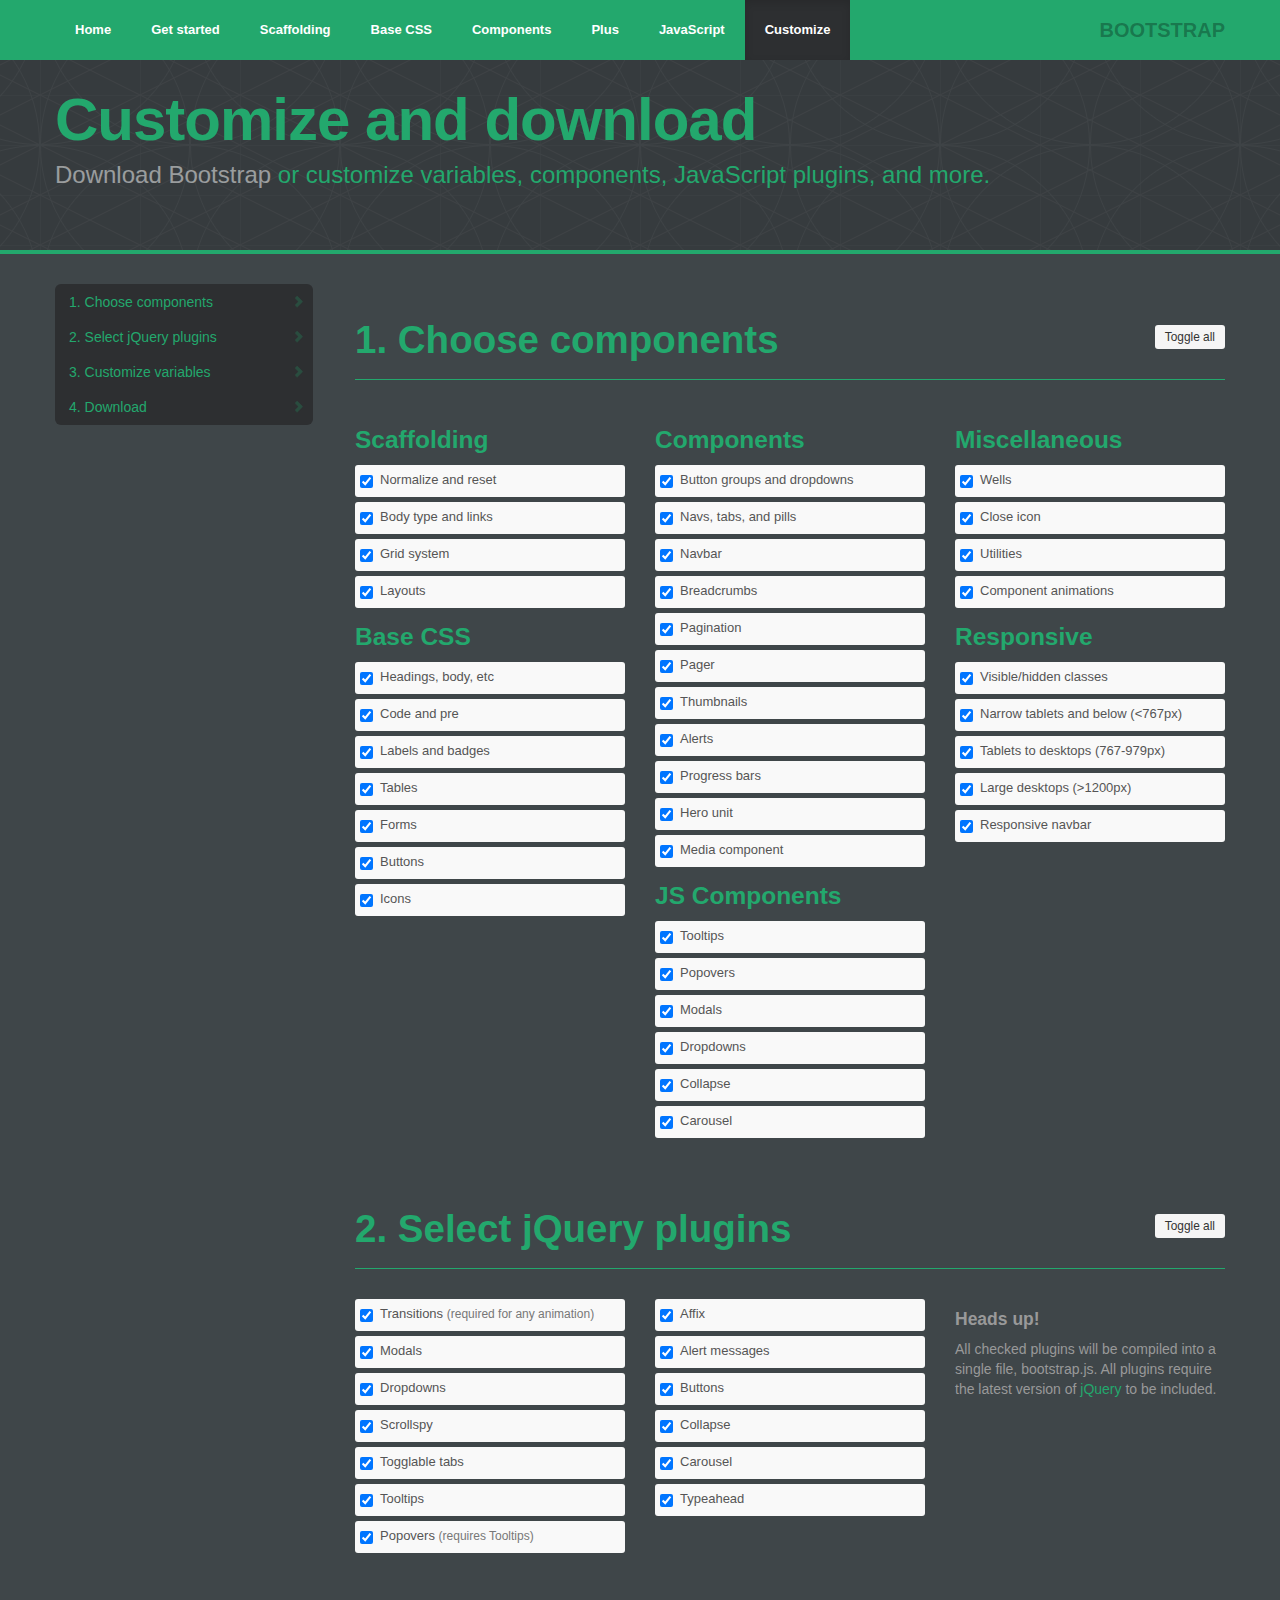
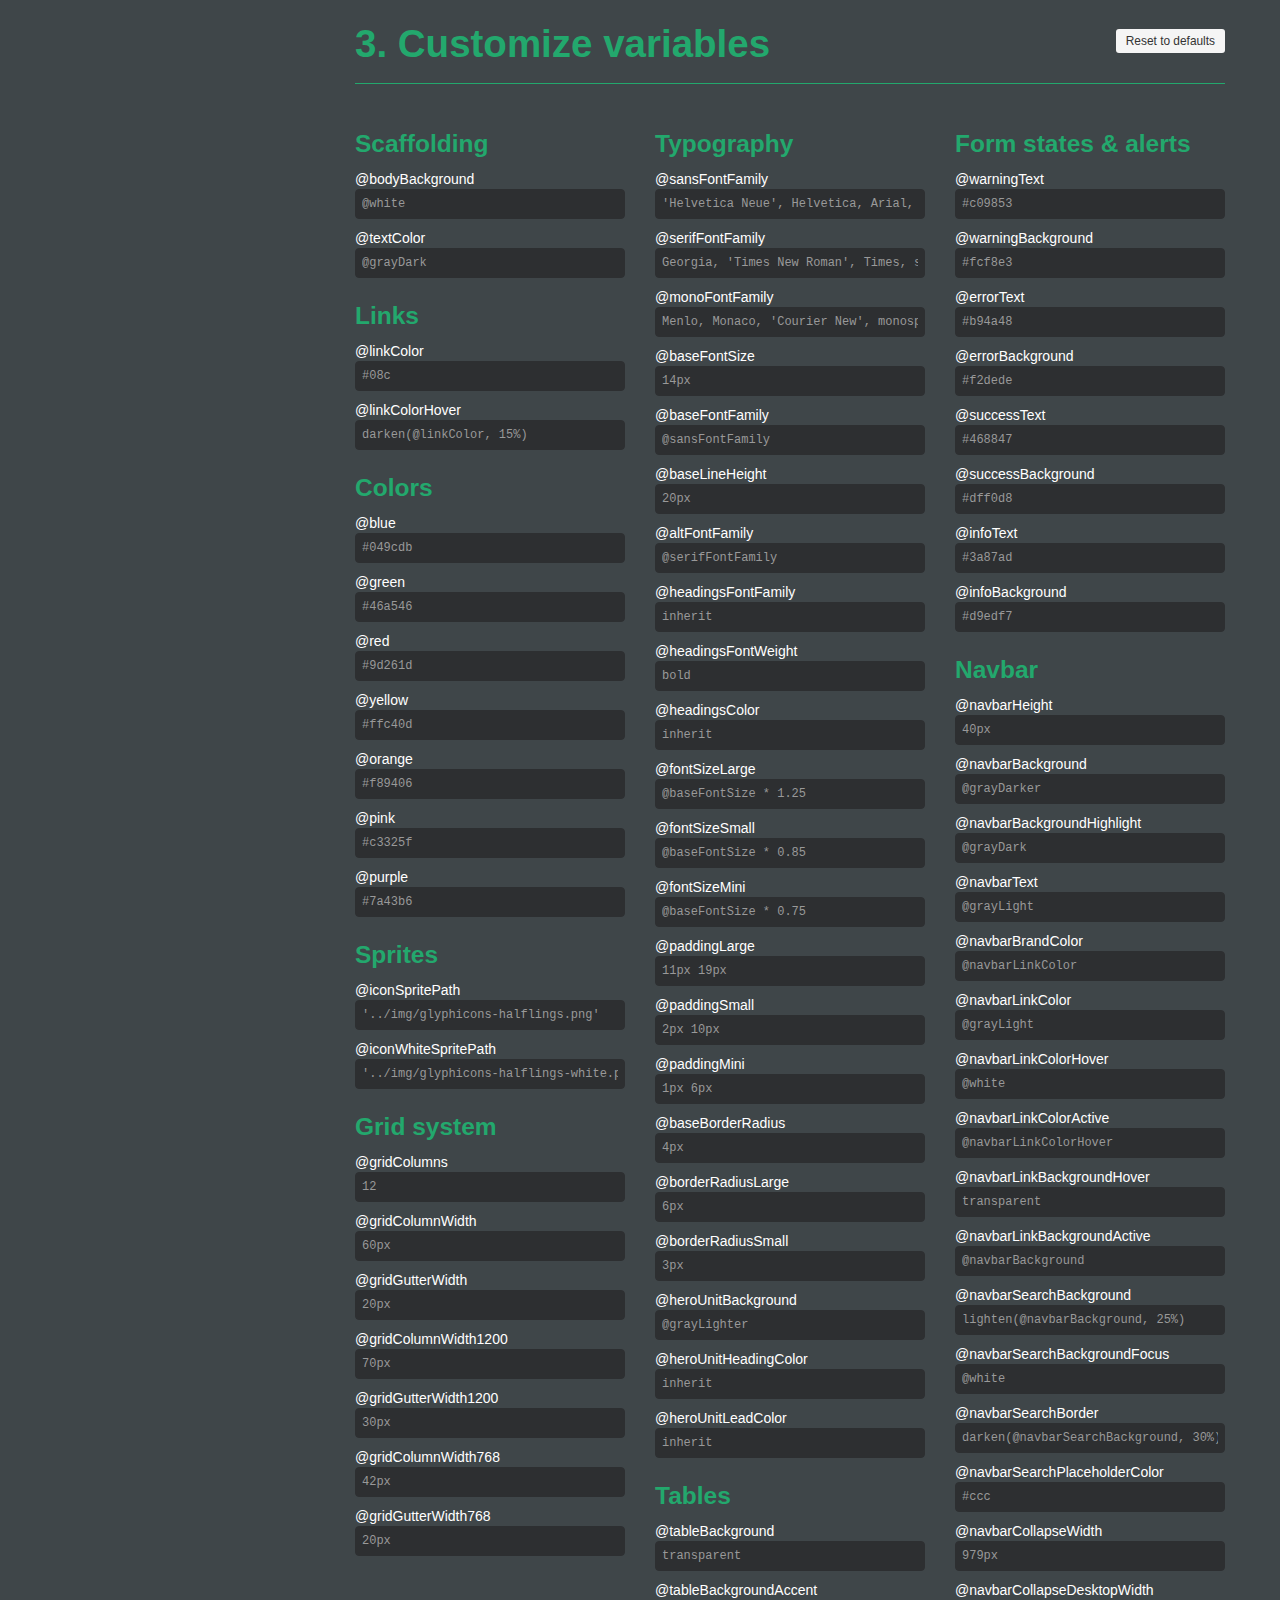
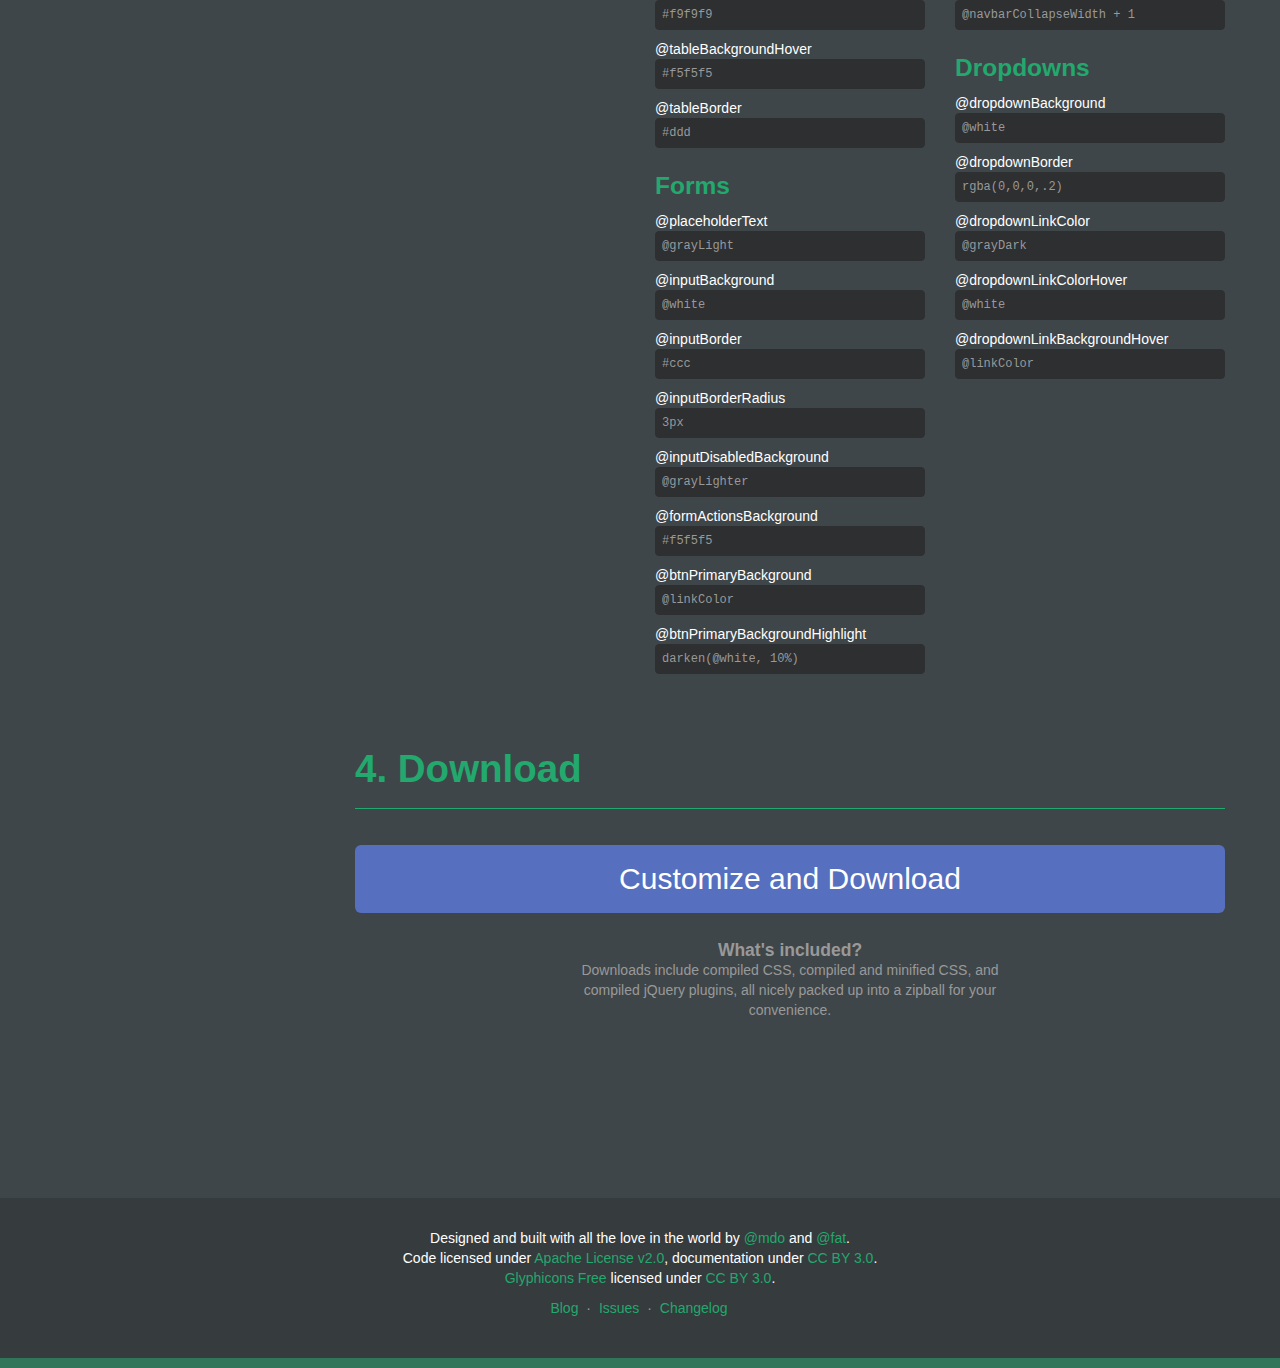
<file: customize.html>
<!DOCTYPE html>
<html lang="en">
  <head>
    <meta charset="utf-8">
    <title>Customize · Bootstrap</title>
    <meta name="viewport" content="width=device-width, initial-scale=1.0">
    <meta name="description" content="">
    <meta name="author" content="">

    <!-- Le styles -->
    <link href="assets/css/bootstrap.css" rel="stylesheet">
    <link href="assets/css/bootstrap-responsive.css" rel="stylesheet">
    <link href="assets/css/docs.css" rel="stylesheet">
    <link href="assets/js/google-code-prettify/prettify.css" rel="stylesheet">

    <!-- Le HTML5 shim, for IE6-8 support of HTML5 elements -->
    <!--[if lt IE 9]>
      <script src="assets/js/html5shiv.js"></script>
    <![endif]-->

    <!-- Le fav and touch icons -->
    <link rel="apple-touch-icon-precomposed" sizes="144x144" href="assets/ico/apple-touch-icon-144-precomposed.png">
    <link rel="apple-touch-icon-precomposed" sizes="114x114" href="assets/ico/apple-touch-icon-114-precomposed.png">
      <link rel="apple-touch-icon-precomposed" sizes="72x72" href="assets/ico/apple-touch-icon-72-precomposed.png">
                    <link rel="apple-touch-icon-precomposed" href="assets/ico/apple-touch-icon-57-precomposed.png">
                                   <link rel="shortcut icon" href="assets/ico/favicon.png">

    <script type="text/javascript">
      var _gaq = _gaq || [];
      _gaq.push(['_setAccount', 'UA-146052-10']);
      _gaq.push(['_trackPageview']);
      (function() {
        var ga = document.createElement('script'); ga.type = 'text/javascript'; ga.async = true;
        ga.src = ('https:' == document.location.protocol ? 'https://ssl' : 'http://www') + '.google-analytics.com/ga.js';
        var s = document.getElementsByTagName('script')[0]; s.parentNode.insertBefore(ga, s);
      })();
    </script>
  </head>

  <body data-spy="scroll" data-target=".bs-docs-sidebar">

    <!-- Navbar
    ================================================== -->
    <div class="navbar navbar-inverse navbar-fixed-top">
      <div class="navbar-inner">
        <div class="container">
          <button type="button" class="btn btn-navbar" data-toggle="collapse" data-target=".nav-collapse">
            <span class="icon-bar"></span>
            <span class="icon-bar"></span>
            <span class="icon-bar"></span>
          </button>
          <a class="brand" href="./index.html">Bootstrap</a>
          <div class="nav-collapse collapse">
            <ul class="nav">
              <li class="">
                <a href="./index.html">Home</a>
              </li>
              <li class="">
                <a href="./getting-started.html">Get started</a>
              </li>
              <li class="">
                <a href="./scaffolding.html">Scaffolding</a>
              </li>
              <li class="">
                <a href="./base-css.html">Base CSS</a>
              </li>
              <li class="">
                <a href="./components.html">Components</a>
              </li>
              <li>
                <a href="./components-plus.html">Plus</a>
              </li>
              <li class="">
                <a href="./javascript.html">JavaScript</a>
              </li>
              <li class="active">
                <a href="./customize.html">Customize</a>
              </li>
            </ul>
          </div>
        </div>
      </div>
    </div>

<!-- Masthead
================================================== -->
<header class="jumbotron subhead" id="overview">
  <div class="container">
    <h1>Customize and download</h1>
    <p class="lead"><a href="https://github.com/twitter/bootstrap/zipball/master">Download Bootstrap</a> or customize variables, components, JavaScript plugins, and more.</p>
  </div>
</header>


  <div class="container">

    <!-- Docs nav
    ================================================== -->
    <div class="row">
      <div class="span3 bs-docs-sidebar">
        <ul class="nav nav-list bs-docs-sidenav">
          <li><a href="#components"><i class="icon-chevron-right"></i> 1. Choose components</a></li>
          <li><a href="#plugins"><i class="icon-chevron-right"></i> 2. Select jQuery plugins</a></li>
          <li><a href="#variables"><i class="icon-chevron-right"></i> 3. Customize variables</a></li>
          <li><a href="#download"><i class="icon-chevron-right"></i> 4. Download</a></li>
        </ul>
      </div>
      <div class="span9">


        <!-- Customize form
        ================================================== -->
        <form>
          <section class="download" id="components">
            <div class="page-header">
              <a class="btn btn-small pull-right toggle-all" href="#">Toggle all</a>
              <h1>
                1. Choose components
              </h1>
            </div>
            <div class="row download-builder">
              <div class="span3">
                <h3>Scaffolding</h3>
                <label class="checkbox"><input checked="checked" type="checkbox" value="reset.less"> Normalize and reset</label>
                <label class="checkbox"><input checked="checked" type="checkbox" value="scaffolding.less"> Body type and links</label>
                <label class="checkbox"><input checked="checked" type="checkbox" value="grid.less"> Grid system</label>
                <label class="checkbox"><input checked="checked" type="checkbox" value="layouts.less"> Layouts</label>
                <h3>Base CSS</h3>
                <label class="checkbox"><input checked="checked" type="checkbox" value="type.less"> Headings, body, etc</label>
                <label class="checkbox"><input checked="checked" type="checkbox" value="code.less"> Code and pre</label>
                <label class="checkbox"><input checked="checked" type="checkbox" value="labels-badges.less"> Labels and badges</label>
                <label class="checkbox"><input checked="checked" type="checkbox" value="tables.less"> Tables</label>
                <label class="checkbox"><input checked="checked" type="checkbox" value="forms.less"> Forms</label>
                <label class="checkbox"><input checked="checked" type="checkbox" value="buttons.less"> Buttons</label>
                <label class="checkbox"><input checked="checked" type="checkbox" value="sprites.less"> Icons</label>
              </div><!-- /span -->
              <div class="span3">
                <h3>Components</h3>
                <label class="checkbox"><input checked="checked" type="checkbox" value="button-groups.less"> Button groups and dropdowns</label>
                <label class="checkbox"><input checked="checked" type="checkbox" value="navs.less"> Navs, tabs, and pills</label>
                <label class="checkbox"><input checked="checked" type="checkbox" value="navbar.less"> Navbar</label>
                <label class="checkbox"><input checked="checked" type="checkbox" value="breadcrumbs.less"> Breadcrumbs</label>
                <label class="checkbox"><input checked="checked" type="checkbox" value="pagination.less"> Pagination</label>
                <label class="checkbox"><input checked="checked" type="checkbox" value="pager.less"> Pager</label>
                <label class="checkbox"><input checked="checked" type="checkbox" value="thumbnails.less"> Thumbnails</label>
                <label class="checkbox"><input checked="checked" type="checkbox" value="alerts.less"> Alerts</label>
                <label class="checkbox"><input checked="checked" type="checkbox" value="progress-bars.less"> Progress bars</label>
                <label class="checkbox"><input checked="checked" type="checkbox" value="hero-unit.less"> Hero unit</label>
                <label class="checkbox"><input checked="checked" type="checkbox" value="media.less"> Media component</label>
                <h3>JS Components</h3>
                <label class="checkbox"><input checked="checked" type="checkbox" value="tooltip.less"> Tooltips</label>
                <label class="checkbox"><input checked="checked" type="checkbox" value="popovers.less"> Popovers</label>
                <label class="checkbox"><input checked="checked" type="checkbox" value="modals.less"> Modals</label>
                <label class="checkbox"><input checked="checked" type="checkbox" value="dropdowns.less"> Dropdowns</label>
                <label class="checkbox"><input checked="checked" type="checkbox" value="accordion.less"> Collapse</label>
                <label class="checkbox"><input checked="checked" type="checkbox" value="carousel.less"> Carousel</label>
              </div><!-- /span -->
              <div class="span3">
                <h3>Miscellaneous</h3>
                <label class="checkbox"><input checked="checked" type="checkbox" value="wells.less"> Wells</label>
                <label class="checkbox"><input checked="checked" type="checkbox" value="close.less"> Close icon</label>
                <label class="checkbox"><input checked="checked" type="checkbox" value="utilities.less"> Utilities</label>
                <label class="checkbox"><input checked="checked" type="checkbox" value="component-animations.less"> Component animations</label>
                <h3>Responsive</h3>
                <label class="checkbox"><input checked="checked" type="checkbox" value="responsive-utilities.less"> Visible/hidden classes</label>
                <label class="checkbox"><input checked="checked" type="checkbox" value="responsive-767px-max.less"> Narrow tablets and below (<767px)</label>
                <label class="checkbox"><input checked="checked" type="checkbox" value="responsive-768px-979px.less"> Tablets to desktops (767-979px)</label>
                <label class="checkbox"><input checked="checked" type="checkbox" value="responsive-1200px-min.less"> Large desktops (>1200px)</label>
                <label class="checkbox"><input checked="checked" type="checkbox" value="responsive-navbar.less"> Responsive navbar</label>
              </div><!-- /span -->
            </div><!-- /row -->
          </section>

          <section class="download" id="plugins">
            <div class="page-header">
              <a class="btn btn-small pull-right toggle-all" href="#">Toggle all</a>
              <h1>
                2. Select jQuery plugins
              </h1>
            </div>
            <div class="row download-builder">
              <div class="span3">
                <label class="checkbox">
                  <input type="checkbox" checked="true" value="bootstrap-transition.js">
                  Transitions <small>(required for any animation)</small>
                </label>
                <label class="checkbox">
                  <input type="checkbox" checked="true" value="bootstrap-modal.js">
                  Modals
                </label>
                <label class="checkbox">
                  <input type="checkbox" checked="true" value="bootstrap-dropdown.js">
                  Dropdowns
                </label>
                <label class="checkbox">
                  <input type="checkbox" checked="true" value="bootstrap-scrollspy.js">
                  Scrollspy
                </label>
                <label class="checkbox">
                  <input type="checkbox" checked="true" value="bootstrap-tab.js">
                  Togglable tabs
                </label>
                <label class="checkbox">
                  <input type="checkbox" checked="true" value="bootstrap-tooltip.js">
                  Tooltips
                </label>
                <label class="checkbox">
                  <input type="checkbox" checked="true" value="bootstrap-popover.js">
                  Popovers <small>(requires Tooltips)</small>
                </label>
              </div><!-- /span -->
              <div class="span3">
                <label class="checkbox">
                  <input type="checkbox" checked="true" value="bootstrap-affix.js">
                  Affix
                </label>
                <label class="checkbox">
                  <input type="checkbox" checked="true" value="bootstrap-alert.js">
                  Alert messages
                </label>
                <label class="checkbox">
                  <input type="checkbox" checked="true" value="bootstrap-button.js">
                  Buttons
                </label>
                <label class="checkbox">
                  <input type="checkbox" checked="true" value="bootstrap-collapse.js">
                  Collapse
                </label>
                <label class="checkbox">
                  <input type="checkbox" checked="true" value="bootstrap-carousel.js">
                  Carousel
                </label>
                <label class="checkbox">
                  <input type="checkbox" checked="true" value="bootstrap-typeahead.js">
                  Typeahead
                </label>
              </div><!-- /span -->
              <div class="span3">
                <h4 class="muted">Heads up!</h4>
                <p class="muted">All checked plugins will be compiled into a single file, bootstrap.js. All plugins require the latest version of <a href="http://jquery.com/" target="_blank">jQuery</a> to be included.</p>
              </div><!-- /span -->
            </div><!-- /row -->
          </section>


          <section class="download" id="variables">
            <div class="page-header">
              <a class="btn btn-small pull-right toggle-all" href="#">Reset to defaults</a>
              <h1>
                3. Customize variables
              </h1>
            </div>
            <div class="row download-builder">
              <div class="span3">
                <h3>Scaffolding</h3>
                <label>@bodyBackground</label>
                <input type="text" class="span3" placeholder="@white">
                <label>@textColor</label>
                <input type="text" class="span3" placeholder="@grayDark">

                <h3>Links</h3>
                <label>@linkColor</label>
                <input type="text" class="span3" placeholder="#08c">
                <label>@linkColorHover</label>
                <input type="text" class="span3" placeholder="darken(@linkColor, 15%)">
                <h3>Colors</h3>
                <label>@blue</label>
                <input type="text" class="span3" placeholder="#049cdb">
                <label>@green</label>
                <input type="text" class="span3" placeholder="#46a546">
                <label>@red</label>
                <input type="text" class="span3" placeholder="#9d261d">
                <label>@yellow</label>
                <input type="text" class="span3" placeholder="#ffc40d">
                <label>@orange</label>
                <input type="text" class="span3" placeholder="#f89406">
                <label>@pink</label>
                <input type="text" class="span3" placeholder="#c3325f">
                <label>@purple</label>
                <input type="text" class="span3" placeholder="#7a43b6">

                <h3>Sprites</h3>
                <label>@iconSpritePath</label>
                <input type="text" class="span3" placeholder="'../img/glyphicons-halflings.png'">
                <label>@iconWhiteSpritePath</label>
                <input type="text" class="span3" placeholder="'../img/glyphicons-halflings-white.png'">

                <h3>Grid system</h3>
                <label>@gridColumns</label>
                <input type="text" class="span3" placeholder="12">
                <label>@gridColumnWidth</label>
                <input type="text" class="span3" placeholder="60px">
                <label>@gridGutterWidth</label>
                <input type="text" class="span3" placeholder="20px">
                <label>@gridColumnWidth1200</label>
                <input type="text" class="span3" placeholder="70px">
                <label>@gridGutterWidth1200</label>
                <input type="text" class="span3" placeholder="30px">
                <label>@gridColumnWidth768</label>
                <input type="text" class="span3" placeholder="42px">
                <label>@gridGutterWidth768</label>
                <input type="text" class="span3" placeholder="20px">

              </div><!-- /span -->
              <div class="span3">

                <h3>Typography</h3>
                <label>@sansFontFamily</label>
                <input type="text" class="span3" placeholder="'Helvetica Neue', Helvetica, Arial, sans-serif">
                <label>@serifFontFamily</label>
                <input type="text" class="span3" placeholder="Georgia, 'Times New Roman', Times, serif">
                <label>@monoFontFamily</label>
                <input type="text" class="span3" placeholder="Menlo, Monaco, 'Courier New', monospace">

                <label>@baseFontSize</label>
                <input type="text" class="span3" placeholder="14px">
                <label>@baseFontFamily</label>
                <input type="text" class="span3" placeholder="@sansFontFamily">
                <label>@baseLineHeight</label>
                <input type="text" class="span3" placeholder="20px">

                <label>@altFontFamily</label>
                <input type="text" class="span3" placeholder="@serifFontFamily">
                <label>@headingsFontFamily</label>
                <input type="text" class="span3" placeholder="inherit">
                <label>@headingsFontWeight</label>
                <input type="text" class="span3" placeholder="bold">
                <label>@headingsColor</label>
                <input type="text" class="span3" placeholder="inherit">

                <label>@fontSizeLarge</label>
                <input type="text" class="span3" placeholder="@baseFontSize * 1.25">
                <label>@fontSizeSmall</label>
                <input type="text" class="span3" placeholder="@baseFontSize * 0.85">
                <label>@fontSizeMini</label>
                <input type="text" class="span3" placeholder="@baseFontSize * 0.75">

                <label>@paddingLarge</label>
                <input type="text" class="span3" placeholder="11px 19px">
                <label>@paddingSmall</label>
                <input type="text" class="span3" placeholder="2px 10px">
                <label>@paddingMini</label>
                <input type="text" class="span3" placeholder="1px 6px">

                <label>@baseBorderRadius</label>
                <input type="text" class="span3" placeholder="4px">
                <label>@borderRadiusLarge</label>
                <input type="text" class="span3" placeholder="6px">
                <label>@borderRadiusSmall</label>
                <input type="text" class="span3" placeholder="3px">

                <label>@heroUnitBackground</label>
                <input type="text" class="span3" placeholder="@grayLighter">
                <label>@heroUnitHeadingColor</label>
                <input type="text" class="span3" placeholder="inherit">
                <label>@heroUnitLeadColor</label>
                <input type="text" class="span3" placeholder="inherit">

                <h3>Tables</h3>
                <label>@tableBackground</label>
                <input type="text" class="span3" placeholder="transparent">
                <label>@tableBackgroundAccent</label>
                <input type="text" class="span3" placeholder="#f9f9f9">
                <label>@tableBackgroundHover</label>
                <input type="text" class="span3" placeholder="#f5f5f5">
                <label>@tableBorder</label>
                <input type="text" class="span3" placeholder="#ddd">

                <h3>Forms</h3>
                <label>@placeholderText</label>
                <input type="text" class="span3" placeholder="@grayLight">
                <label>@inputBackground</label>
                <input type="text" class="span3" placeholder="@white">
                <label>@inputBorder</label>
                <input type="text" class="span3" placeholder="#ccc">
                <label>@inputBorderRadius</label>
                <input type="text" class="span3" placeholder="3px">
                <label>@inputDisabledBackground</label>
                <input type="text" class="span3" placeholder="@grayLighter">
                <label>@formActionsBackground</label>
                <input type="text" class="span3" placeholder="#f5f5f5">
                <label>@btnPrimaryBackground</label>
                <input type="text" class="span3" placeholder="@linkColor">
                <label>@btnPrimaryBackgroundHighlight</label>
                <input type="text" class="span3" placeholder="darken(@white, 10%)">

              </div><!-- /span -->
              <div class="span3">

                <h3>Form states &amp; alerts</h3>
                <label>@warningText</label>
                <input type="text" class="span3" placeholder="#c09853">
                <label>@warningBackground</label>
                <input type="text" class="span3" placeholder="#fcf8e3">
                <label>@errorText</label>
                <input type="text" class="span3" placeholder="#b94a48">
                <label>@errorBackground</label>
                <input type="text" class="span3" placeholder="#f2dede">
                <label>@successText</label>
                <input type="text" class="span3" placeholder="#468847">
                <label>@successBackground</label>
                <input type="text" class="span3" placeholder="#dff0d8">
                <label>@infoText</label>
                <input type="text" class="span3" placeholder="#3a87ad">
                <label>@infoBackground</label>
                <input type="text" class="span3" placeholder="#d9edf7">

                <h3>Navbar</h3>
                <label>@navbarHeight</label>
                <input type="text" class="span3" placeholder="40px">
                <label>@navbarBackground</label>
                <input type="text" class="span3" placeholder="@grayDarker">
                <label>@navbarBackgroundHighlight</label>
                <input type="text" class="span3" placeholder="@grayDark">
                <label>@navbarText</label>
                <input type="text" class="span3" placeholder="@grayLight">
                <label>@navbarBrandColor</label>
                <input type="text" class="span3" placeholder="@navbarLinkColor">
                <label>@navbarLinkColor</label>
                <input type="text" class="span3" placeholder="@grayLight">
                <label>@navbarLinkColorHover</label>
                <input type="text" class="span3" placeholder="@white">
                <label>@navbarLinkColorActive</label>
                <input type="text" class="span3" placeholder="@navbarLinkColorHover">
                <label>@navbarLinkBackgroundHover</label>
                <input type="text" class="span3" placeholder="transparent">
                <label>@navbarLinkBackgroundActive</label>
                <input type="text" class="span3" placeholder="@navbarBackground">
                <label>@navbarSearchBackground</label>
                <input type="text" class="span3" placeholder="lighten(@navbarBackground, 25%)">
                <label>@navbarSearchBackgroundFocus</label>
                <input type="text" class="span3" placeholder="@white">
                <label>@navbarSearchBorder</label>
                <input type="text" class="span3" placeholder="darken(@navbarSearchBackground, 30%)">
                <label>@navbarSearchPlaceholderColor</label>
                <input type="text" class="span3" placeholder="#ccc">

                <label>@navbarCollapseWidth</label>
                <input type="text" class="span3" placeholder="979px">
                <label>@navbarCollapseDesktopWidth</label>
                <input type="text" class="span3" placeholder="@navbarCollapseWidth + 1">

                <h3>Dropdowns</h3>
                <label>@dropdownBackground</label>
                <input type="text" class="span3" placeholder="@white">
                <label>@dropdownBorder</label>
                <input type="text" class="span3" placeholder="rgba(0,0,0,.2)">
                <label>@dropdownLinkColor</label>
                <input type="text" class="span3" placeholder="@grayDark">
                <label>@dropdownLinkColorHover</label>
                <input type="text" class="span3" placeholder="@white">
                <label>@dropdownLinkBackgroundHover</label>
                <input type="text" class="span3" placeholder="@linkColor">
              </div><!-- /span -->
            </div><!-- /row -->
          </section>

          <section class="download" id="download">
            <div class="page-header">
              <h1>
                4. Download
              </h1>
            </div>
            <div class="download-btn">
              <a class="btn btn-primary" href="#" onclick="_gaq.push(['_trackEvent', 'Customize', 'Download', 'Customize and Download']);">Customize and Download</a>
              <h4>What's included?</h4>
              <p>Downloads include compiled CSS, compiled and minified CSS, and compiled jQuery plugins, all nicely packed up into a zipball for your convenience.</p>
            </div>
          </section><!-- /download -->
        </form>



      </div>
    </div>

  </div>



    <!-- Footer
    ================================================== -->
    <footer class="footer">
      <div class="container">
        <p>Designed and built with all the love in the world by <a href="http://twitter.com/mdo" target="_blank">@mdo</a> and <a href="http://twitter.com/fat" target="_blank">@fat</a>.</p>
        <p>Code licensed under <a href="http://www.apache.org/licenses/LICENSE-2.0" target="_blank">Apache License v2.0</a>, documentation under <a href="http://creativecommons.org/licenses/by/3.0/">CC BY 3.0</a>.</p>
        <p><a href="http://glyphicons.com">Glyphicons Free</a> licensed under <a href="http://creativecommons.org/licenses/by/3.0/">CC BY 3.0</a>.</p>
        <ul class="footer-links">
          <li><a href="http://blog.getbootstrap.com">Blog</a></li>
          <li class="muted">&middot;</li>
          <li><a href="https://github.com/twitter/bootstrap/issues?state=open">Issues</a></li>
          <li class="muted">&middot;</li>
          <li><a href="https://github.com/twitter/bootstrap/blob/master/CHANGELOG.md">Changelog</a></li>
        </ul>
      </div>
    </footer>



    <!-- Le javascript
    ================================================== -->
    <!-- Placed at the end of the document so the pages load faster -->
    <script type="text/javascript" src="http://platform.twitter.com/widgets.js"></script>
    <script src="assets/js/jquery.js"></script>
    <script src="assets/js/bootstrap-transition.js"></script>
    <script src="assets/js/bootstrap-alert.js"></script>
    <script src="assets/js/bootstrap-modal.js"></script>
    <script src="assets/js/bootstrap-dropdown.js"></script>
    <script src="assets/js/bootstrap-scrollspy.js"></script>
    <script src="assets/js/bootstrap-tab.js"></script>
    <script src="assets/js/bootstrap-tooltip.js"></script>
    <script src="assets/js/bootstrap-popover.js"></script>
    <script src="assets/js/bootstrap-button.js"></script>
    <script src="assets/js/bootstrap-collapse.js"></script>
    <script src="assets/js/bootstrap-carousel.js"></script>
    <script src="assets/js/bootstrap-typeahead.js"></script>
    <script src="assets/js/bootstrap-affix.js"></script>

    <script src="assets/js/holder/holder.js"></script>
    <script src="assets/js/google-code-prettify/prettify.js"></script>

    <script src="assets/js/application.js"></script>


    <!-- Analytics
    ================================================== -->
    <script>
      var _gauges = _gauges || [];
      (function() {
        var t   = document.createElement('script');
        t.type  = 'text/javascript';
        t.async = true;
        t.id    = 'gauges-tracker';
        t.setAttribute('data-site-id', '4f0dc9fef5a1f55508000013');
        t.src = '//secure.gaug.es/track.js';
        var s = document.getElementsByTagName('script')[0];
        s.parentNode.insertBefore(t, s);
      })();
    </script>

  </body>
</html>
</file>
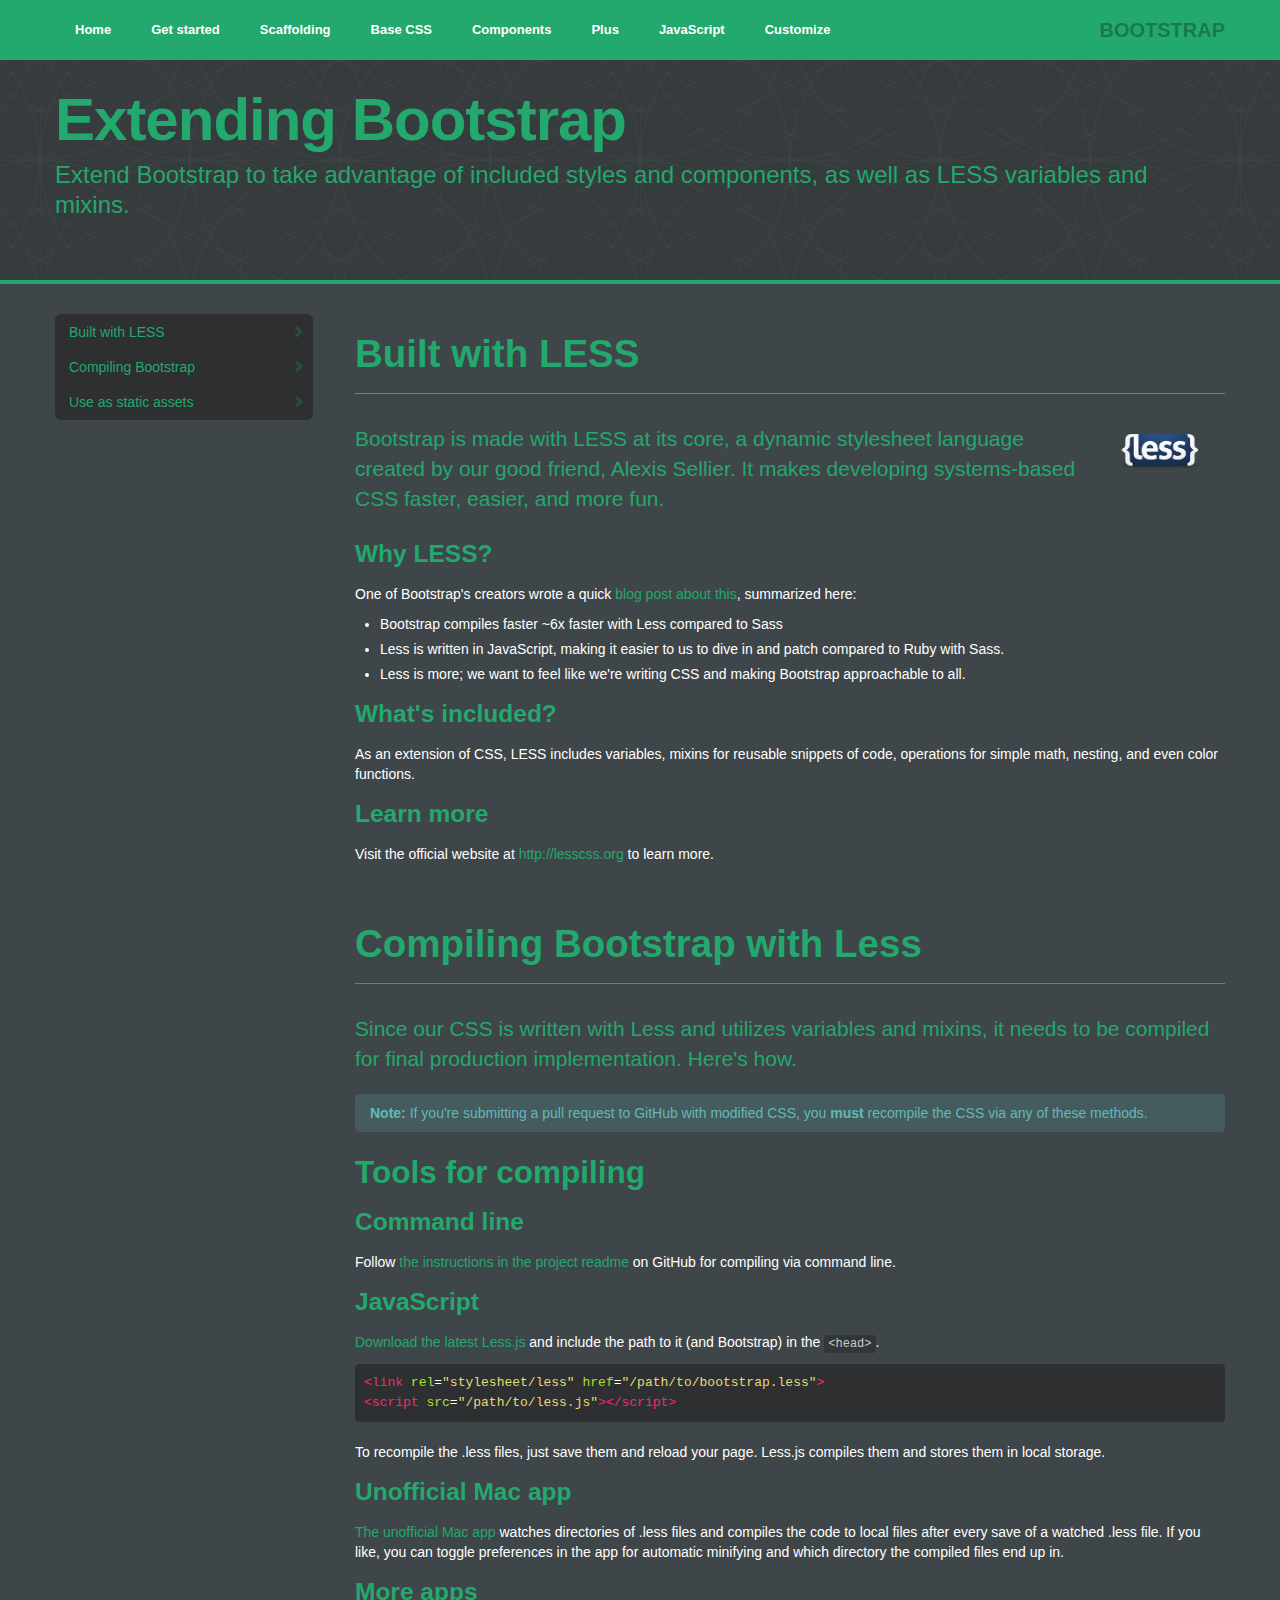
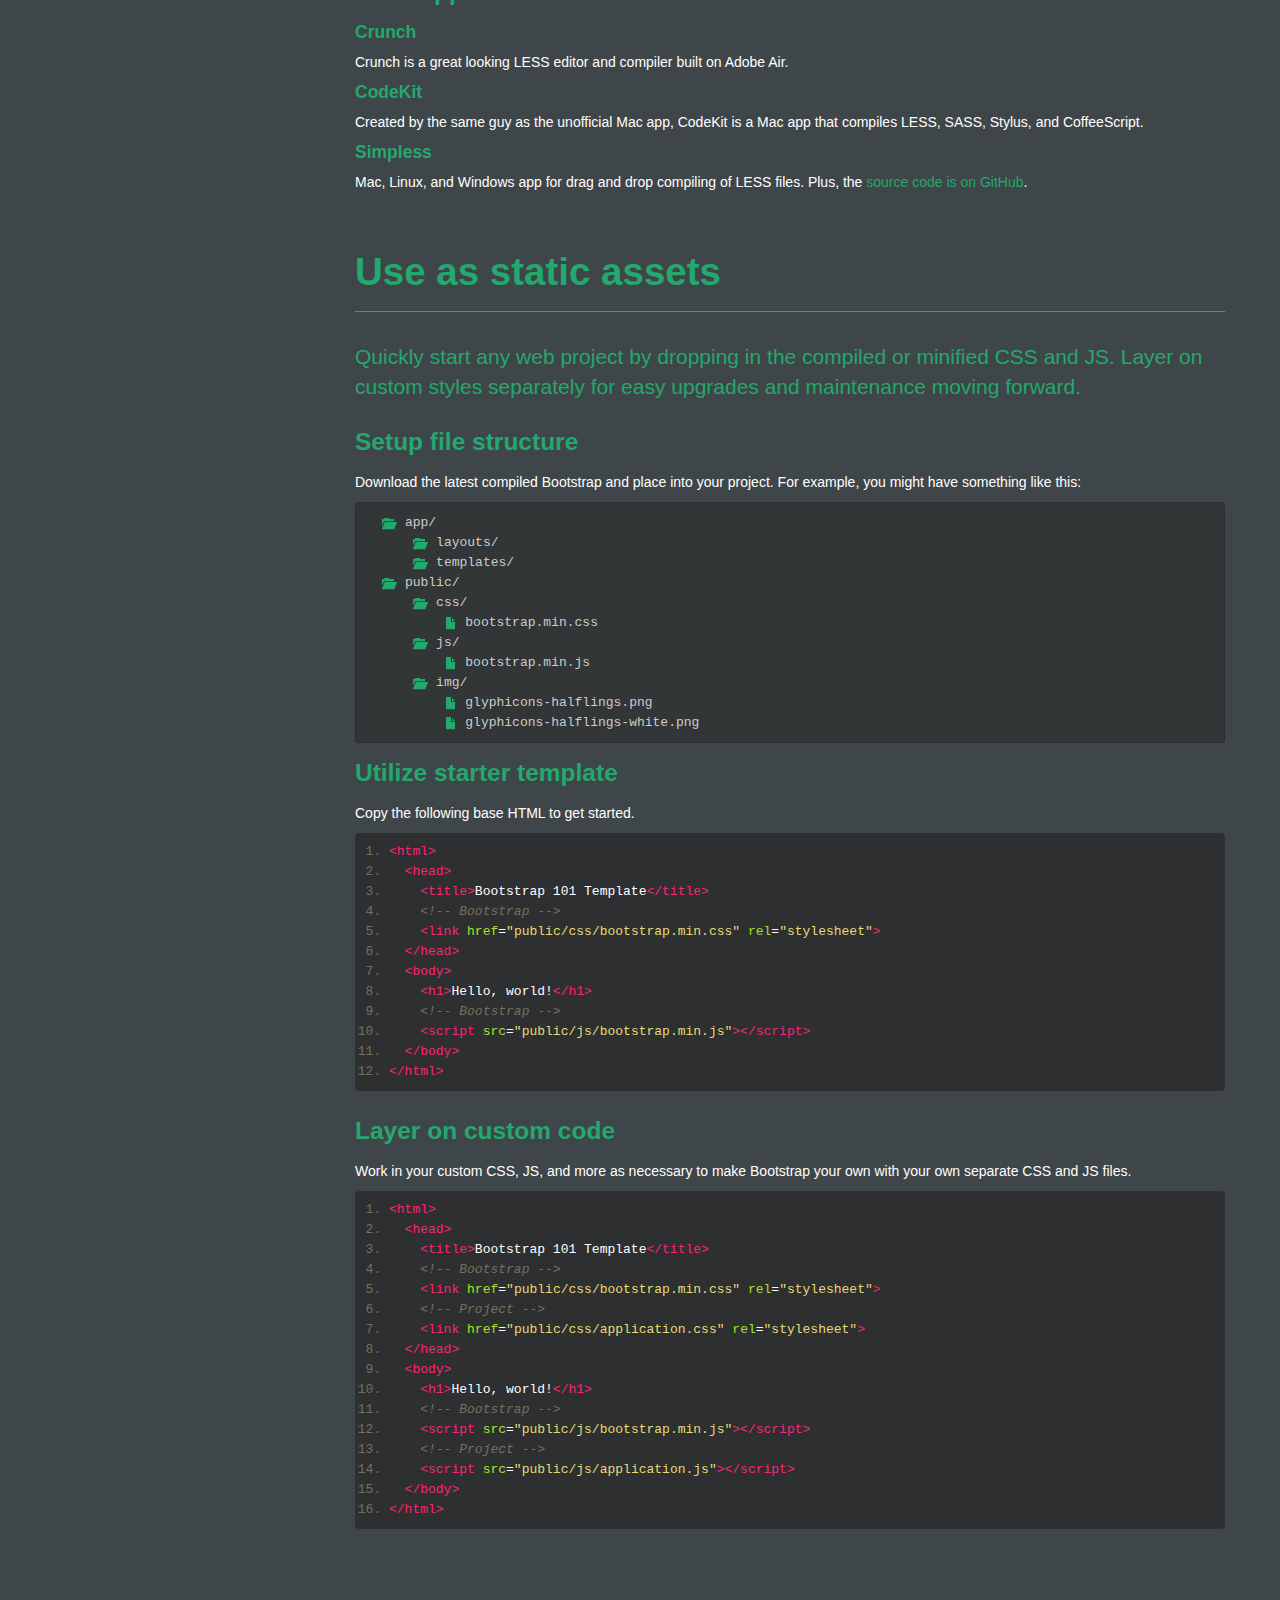
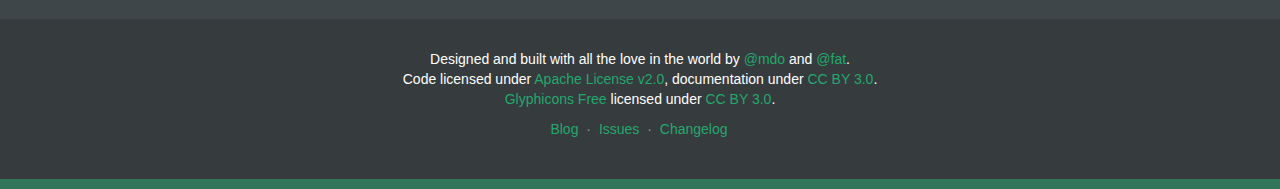
<file: extend.html>
<!DOCTYPE html>
<html lang="en">
  <head>
    <meta charset="utf-8">
    <title>Extend · Bootstrap</title>
    <meta name="viewport" content="width=device-width, initial-scale=1.0">
    <meta name="description" content="">
    <meta name="author" content="">

    <!-- Le styles -->
    <link href="assets/css/bootstrap.css" rel="stylesheet">
    <link href="assets/css/bootstrap-responsive.css" rel="stylesheet">
    <link href="assets/css/docs.css" rel="stylesheet">
    <link href="assets/js/google-code-prettify/prettify.css" rel="stylesheet">

    <!-- Le HTML5 shim, for IE6-8 support of HTML5 elements -->
    <!--[if lt IE 9]>
      <script src="assets/js/html5shiv.js"></script>
    <![endif]-->

    <!-- Le fav and touch icons -->
    <link rel="apple-touch-icon-precomposed" sizes="144x144" href="assets/ico/apple-touch-icon-144-precomposed.png">
    <link rel="apple-touch-icon-precomposed" sizes="114x114" href="assets/ico/apple-touch-icon-114-precomposed.png">
      <link rel="apple-touch-icon-precomposed" sizes="72x72" href="assets/ico/apple-touch-icon-72-precomposed.png">
                    <link rel="apple-touch-icon-precomposed" href="assets/ico/apple-touch-icon-57-precomposed.png">
                                   <link rel="shortcut icon" href="assets/ico/favicon.png">

    <script type="text/javascript">
      var _gaq = _gaq || [];
      _gaq.push(['_setAccount', 'UA-146052-10']);
      _gaq.push(['_trackPageview']);
      (function() {
        var ga = document.createElement('script'); ga.type = 'text/javascript'; ga.async = true;
        ga.src = ('https:' == document.location.protocol ? 'https://ssl' : 'http://www') + '.google-analytics.com/ga.js';
        var s = document.getElementsByTagName('script')[0]; s.parentNode.insertBefore(ga, s);
      })();
    </script>
  </head>

  <body data-spy="scroll" data-target=".bs-docs-sidebar">

    <!-- Navbar
    ================================================== -->
    <div class="navbar navbar-inverse navbar-fixed-top">
      <div class="navbar-inner">
        <div class="container">
          <button type="button" class="btn btn-navbar" data-toggle="collapse" data-target=".nav-collapse">
            <span class="icon-bar"></span>
            <span class="icon-bar"></span>
            <span class="icon-bar"></span>
          </button>
          <a class="brand" href="./index.html">Bootstrap</a>
          <div class="nav-collapse collapse">
            <ul class="nav">
              <li class="">
                <a href="./index.html">Home</a>
              </li>
              <li class="">
                <a href="./getting-started.html">Get started</a>
              </li>
              <li class="">
                <a href="./scaffolding.html">Scaffolding</a>
              </li>
              <li class="">
                <a href="./base-css.html">Base CSS</a>
              </li>
              <li class="">
                <a href="./components.html">Components</a>
              </li>
              <li>
                <a href="./components-plus.html">Plus</a>
              </li>
              <li class="">
                <a href="./javascript.html">JavaScript</a>
              </li>
              <li class="">
                <a href="./customize.html">Customize</a>
              </li>
            </ul>
          </div>
        </div>
      </div>
    </div>

<!-- Subhead
================================================== -->
<header class="jumbotron subhead" id="overview">
  <div class="container">
    <h1>Extending Bootstrap</h1>
    <p class="lead">Extend Bootstrap to take advantage of included styles and components, as well as LESS variables and mixins.</p>
  <div>
</header>

  <div class="container">

    <!-- Docs nav
    ================================================== -->
    <div class="row">
      <div class="span3 bs-docs-sidebar">
        <ul class="nav nav-list bs-docs-sidenav">
          <li><a href="#built-with-less"><i class="icon-chevron-right"></i> Built with LESS</a></li>
          <li><a href="#compiling"><i class="icon-chevron-right"></i> Compiling Bootstrap</a></li>
          <li><a href="#static-assets"><i class="icon-chevron-right"></i> Use as static assets</a></li>
        </ul>
      </div>
      <div class="span9">



        <!-- BUILT WITH LESS
        ================================================== -->
        <section id="built-with-less">
          <div class="page-header">
            <h1>Built with LESS</h1>
          </div>

          <img style="float: right; height: 36px; margin: 10px 20px 20px" src="assets/img/less-logo-large.png" alt="LESS CSS">
          <p class="lead">Bootstrap is made with LESS at its core, a dynamic stylesheet language created by our good friend, <a href="http://cloudhead.io">Alexis Sellier</a>. It makes developing systems-based CSS faster, easier, and more fun.</p>

          <h3>Why LESS?</h3>
          <p>One of Bootstrap's creators wrote a quick <a href="http://www.wordsbyf.at/2012/03/08/why-less/">blog post about this</a>, summarized here:</p>
          <ul>
            <li>Bootstrap compiles faster ~6x faster with Less compared to Sass</li>
            <li>Less is written in JavaScript, making it easier to us to dive in and patch compared to Ruby with Sass.</li>
            <li>Less is more; we want to feel like we're writing CSS and making Bootstrap approachable to all.</li>
          </ul>

          <h3>What's included?</h3>
          <p>As an extension of CSS, LESS includes variables, mixins for reusable snippets of code, operations for simple math, nesting, and even color functions.</p>

          <h3>Learn more</h3>
          <p>Visit the official website at <a href="http://lesscss.org">http://lesscss.org</a> to learn more.</p>
        </section>



        <!-- COMPILING LESS AND BOOTSTRAP
        ================================================== -->
        <section id="compiling">
          <div class="page-header">
            <h1>Compiling Bootstrap with Less</h1>
          </div>

          <p class="lead">Since our CSS is written with Less and utilizes variables and mixins, it needs to be compiled for final production implementation. Here's how.</p>

          <div class="alert alert-info">
            <strong>Note:</strong> If you're submitting a pull request to GitHub with modified CSS, you <strong>must</strong> recompile the CSS via any of these methods.
          </div>

          <h2>Tools for compiling</h2>

          <h3>Command line</h3>
          <p>Follow <a href="https://github.com/twitter/bootstrap#developers">the instructions in the project readme</a> on GitHub for compiling via command line.</p>

          <h3>JavaScript</h3>
          <p><a href="http://lesscss.org/">Download the latest Less.js</a> and include the path to it (and Bootstrap) in the <code>&lt;head&gt;</code>.</p>
<pre class="prettyprint">
&lt;link rel="stylesheet/less" href="/path/to/bootstrap.less"&gt;
&lt;script src="/path/to/less.js"&gt;&lt;/script&gt;
</pre>
          <p>To recompile the .less files, just save them and reload your page. Less.js compiles them and stores them in local storage.</p>

          <h3>Unofficial Mac app</h3>
          <p><a href="http://incident57.com/less/">The unofficial Mac app</a> watches directories of .less files and compiles the code to local files after every save of a watched .less file. If you like, you can toggle preferences in the app for automatic minifying and which directory the compiled files end up in.</p>

          <h3>More apps</h3>
          <h4><a href="http://crunchapp.net/" target="_blank">Crunch</a></h4>
          <p>Crunch is a great looking LESS editor and compiler built on Adobe Air.</p>
          <h4><a href="http://incident57.com/codekit/" target="_blank">CodeKit</a></h4>
          <p>Created by the same guy as the unofficial Mac app, CodeKit is a Mac app that compiles LESS, SASS, Stylus, and CoffeeScript.</p>
          <h4><a href="http://wearekiss.com/simpless" target="_blank">Simpless</a></h4>
          <p>Mac, Linux, and Windows app for drag and drop compiling of LESS files. Plus, the <a href="https://github.com/Paratron/SimpLESS" target="_blank">source code is on GitHub</a>.</p>

        </section>



        <!-- Static assets
        ================================================== -->
        <section id="static-assets">
          <div class="page-header">
            <h1>Use as static assets</h1>
          </div>
          <p class="lead"><a href="./getting-started.html">Quickly start</a> any web project by dropping in the compiled or minified CSS and JS. Layer on custom styles separately for easy upgrades and maintenance moving forward.</p>

          <h3>Setup file structure</h3>
          <p>Download the latest compiled Bootstrap and place into your project. For example, you might have something like this:</p>
<pre>
  <span class="icon-folder-open"></span> app/
      <span class="icon-folder-open"></span> layouts/
      <span class="icon-folder-open"></span> templates/
  <span class="icon-folder-open"></span> public/
      <span class="icon-folder-open"></span> css/
          <span class="icon-file"></span> bootstrap.min.css
      <span class="icon-folder-open"></span> js/
          <span class="icon-file"></span> bootstrap.min.js
      <span class="icon-folder-open"></span> img/
          <span class="icon-file"></span> glyphicons-halflings.png
          <span class="icon-file"></span> glyphicons-halflings-white.png
</pre>

          <h3>Utilize starter template</h3>
          <p>Copy the following base HTML to get started.</p>
<pre class="prettyprint linenums">
&lt;html&gt;
  &lt;head&gt;
    &lt;title&gt;Bootstrap 101 Template&lt;/title&gt;
    &lt;!-- Bootstrap --&gt;
    &lt;link href="public/css/bootstrap.min.css" rel="stylesheet"&gt;
  &lt;/head&gt;
  &lt;body&gt;
    &lt;h1&gt;Hello, world!&lt;/h1&gt;
    &lt;!-- Bootstrap --&gt;
    &lt;script src="public/js/bootstrap.min.js"&gt;&lt;/script&gt;
  &lt;/body&gt;
&lt;/html&gt;
</pre>

          <h3>Layer on custom code</h3>
          <p>Work in your custom CSS, JS, and more as necessary to make Bootstrap your own with your own separate CSS and JS files.</p>
<pre class="prettyprint linenums">
&lt;html&gt;
  &lt;head&gt;
    &lt;title&gt;Bootstrap 101 Template&lt;/title&gt;
    &lt;!-- Bootstrap --&gt;
    &lt;link href="public/css/bootstrap.min.css" rel="stylesheet"&gt;
    &lt;!-- Project --&gt;
    &lt;link href="public/css/application.css" rel="stylesheet"&gt;
  &lt;/head&gt;
  &lt;body&gt;
    &lt;h1&gt;Hello, world!&lt;/h1&gt;
    &lt;!-- Bootstrap --&gt;
    &lt;script src="public/js/bootstrap.min.js"&gt;&lt;/script&gt;
    &lt;!-- Project --&gt;
    &lt;script src="public/js/application.js"&gt;&lt;/script&gt;
  &lt;/body&gt;
&lt;/html&gt;
</pre>

        </section>

      </div>
    </div>

  </div>



    <!-- Footer
    ================================================== -->
    <footer class="footer">
      <div class="container">
        <p>Designed and built with all the love in the world by <a href="http://twitter.com/mdo" target="_blank">@mdo</a> and <a href="http://twitter.com/fat" target="_blank">@fat</a>.</p>
        <p>Code licensed under <a href="http://www.apache.org/licenses/LICENSE-2.0" target="_blank">Apache License v2.0</a>, documentation under <a href="http://creativecommons.org/licenses/by/3.0/">CC BY 3.0</a>.</p>
        <p><a href="http://glyphicons.com">Glyphicons Free</a> licensed under <a href="http://creativecommons.org/licenses/by/3.0/">CC BY 3.0</a>.</p>
        <ul class="footer-links">
          <li><a href="http://blog.getbootstrap.com">Blog</a></li>
          <li class="muted">&middot;</li>
          <li><a href="https://github.com/twitter/bootstrap/issues?state=open">Issues</a></li>
          <li class="muted">&middot;</li>
          <li><a href="https://github.com/twitter/bootstrap/blob/master/CHANGELOG.md">Changelog</a></li>
        </ul>
      </div>
    </footer>



    <!-- Le javascript
    ================================================== -->
    <!-- Placed at the end of the document so the pages load faster -->
    <script type="text/javascript" src="http://platform.twitter.com/widgets.js"></script>
    <script src="assets/js/jquery.js"></script>
    <script src="assets/js/bootstrap-transition.js"></script>
    <script src="assets/js/bootstrap-alert.js"></script>
    <script src="assets/js/bootstrap-modal.js"></script>
    <script src="assets/js/bootstrap-dropdown.js"></script>
    <script src="assets/js/bootstrap-scrollspy.js"></script>
    <script src="assets/js/bootstrap-tab.js"></script>
    <script src="assets/js/bootstrap-tooltip.js"></script>
    <script src="assets/js/bootstrap-popover.js"></script>
    <script src="assets/js/bootstrap-button.js"></script>
    <script src="assets/js/bootstrap-collapse.js"></script>
    <script src="assets/js/bootstrap-carousel.js"></script>
    <script src="assets/js/bootstrap-typeahead.js"></script>
    <script src="assets/js/bootstrap-affix.js"></script>

    <script src="assets/js/holder/holder.js"></script>
    <script src="assets/js/google-code-prettify/prettify.js"></script>

    <script src="assets/js/application.js"></script>


    <!-- Analytics
    ================================================== -->
    <script>
      var _gauges = _gauges || [];
      (function() {
        var t   = document.createElement('script');
        t.type  = 'text/javascript';
        t.async = true;
        t.id    = 'gauges-tracker';
        t.setAttribute('data-site-id', '4f0dc9fef5a1f55508000013');
        t.src = '//secure.gaug.es/track.js';
        var s = document.getElementsByTagName('script')[0];
        s.parentNode.insertBefore(t, s);
      })();
    </script>

  </body>
</html>
</file>
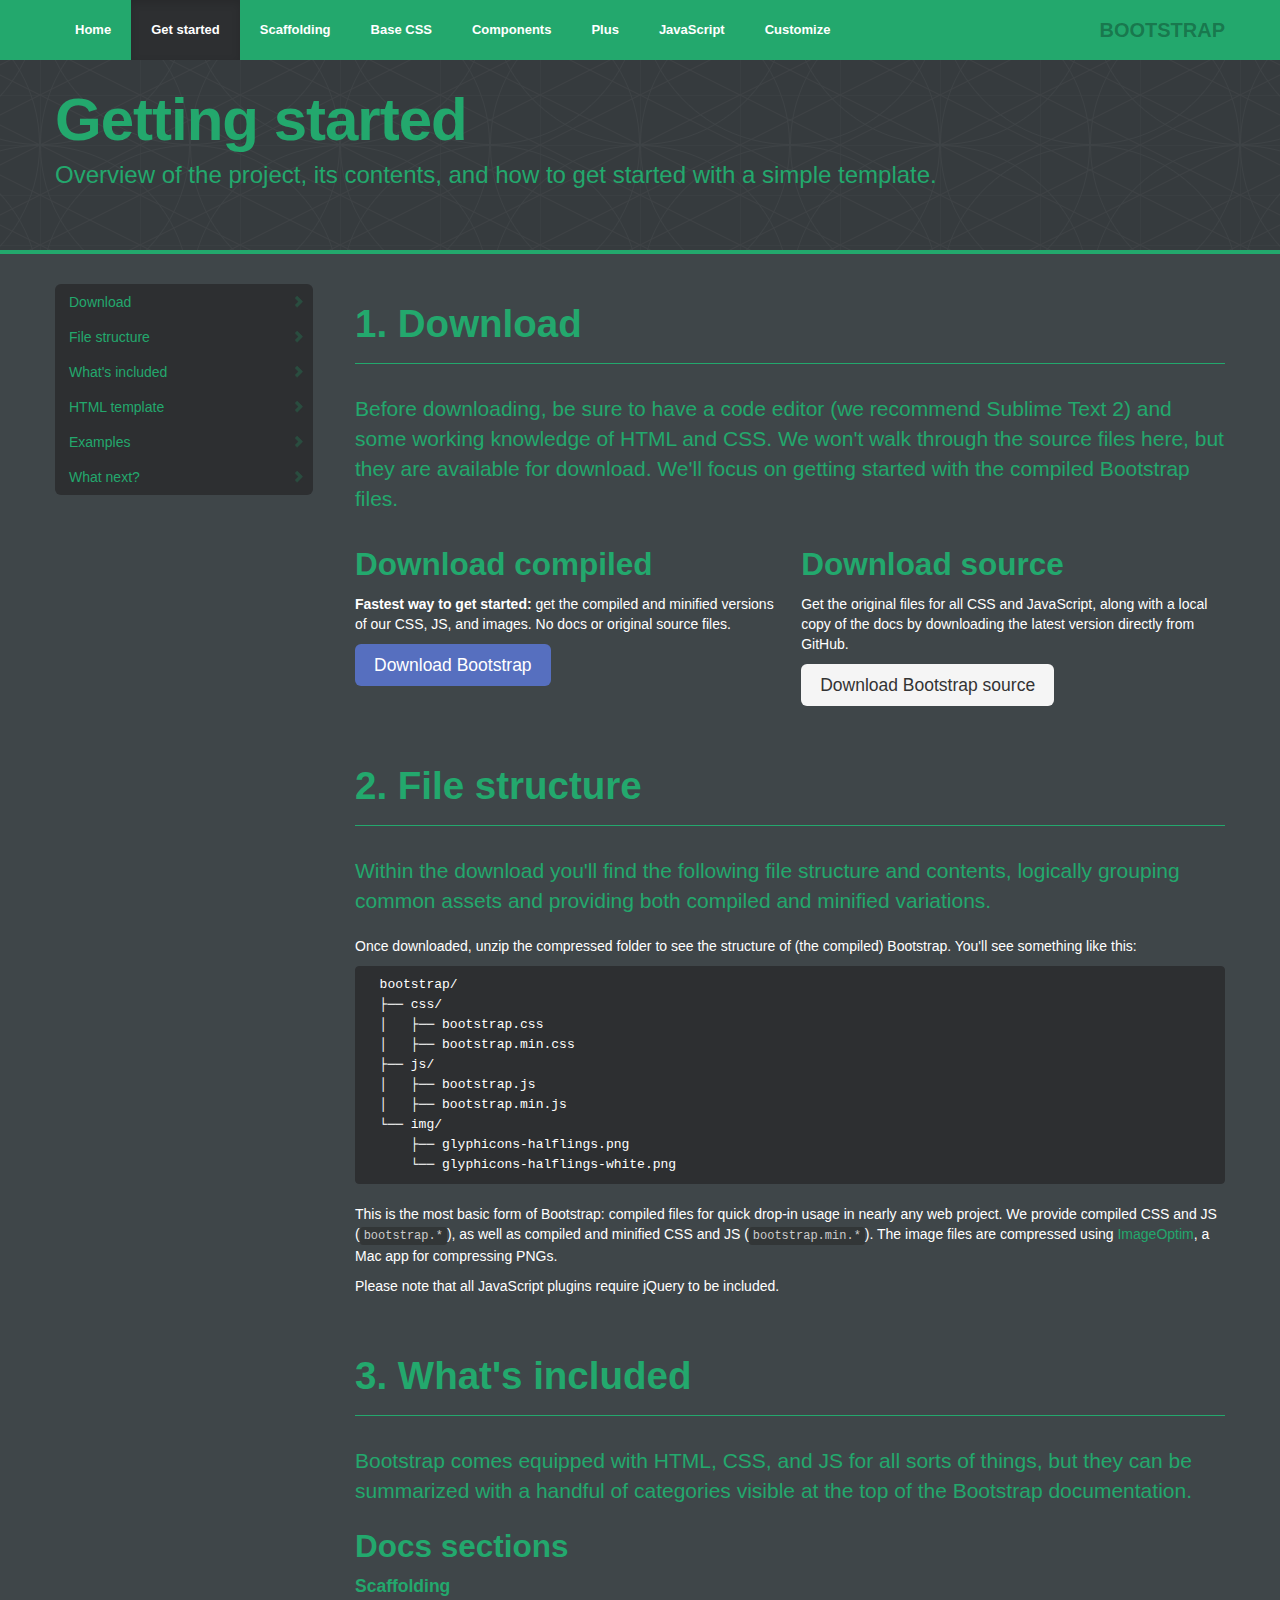
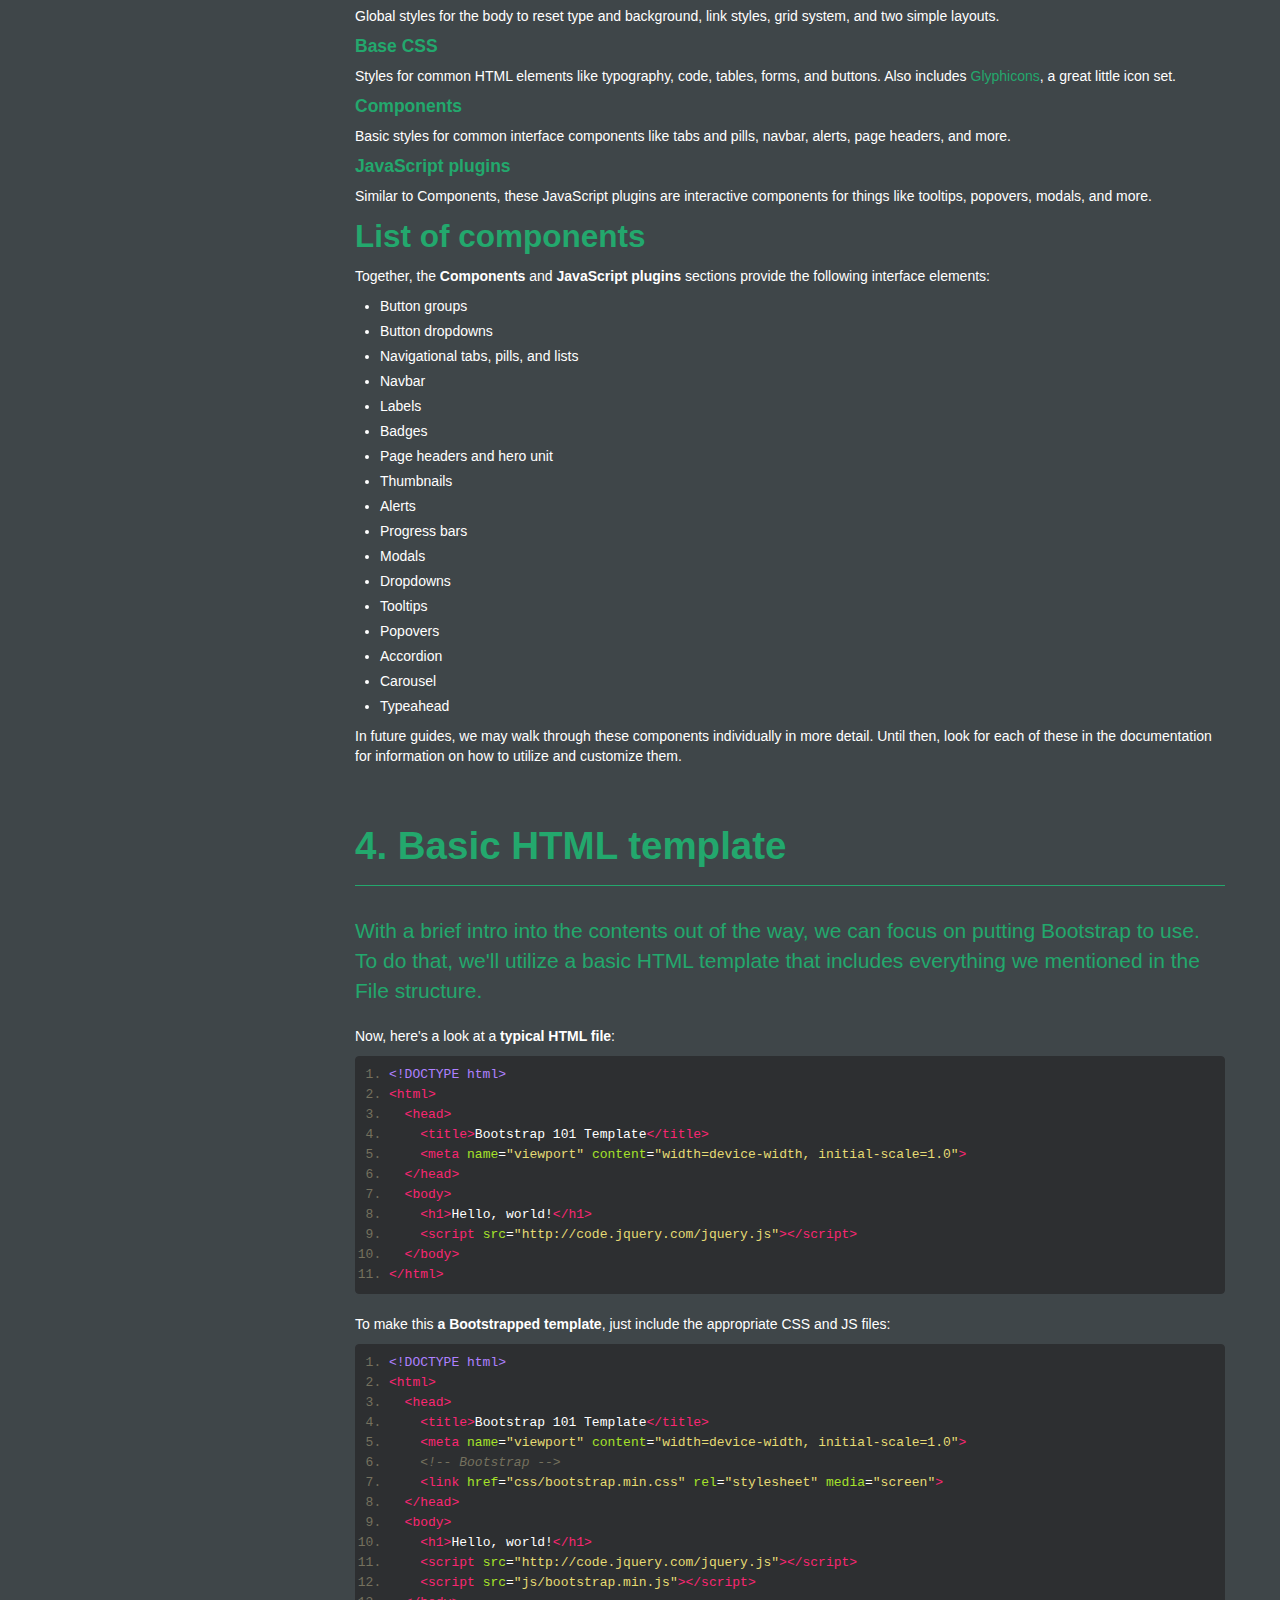
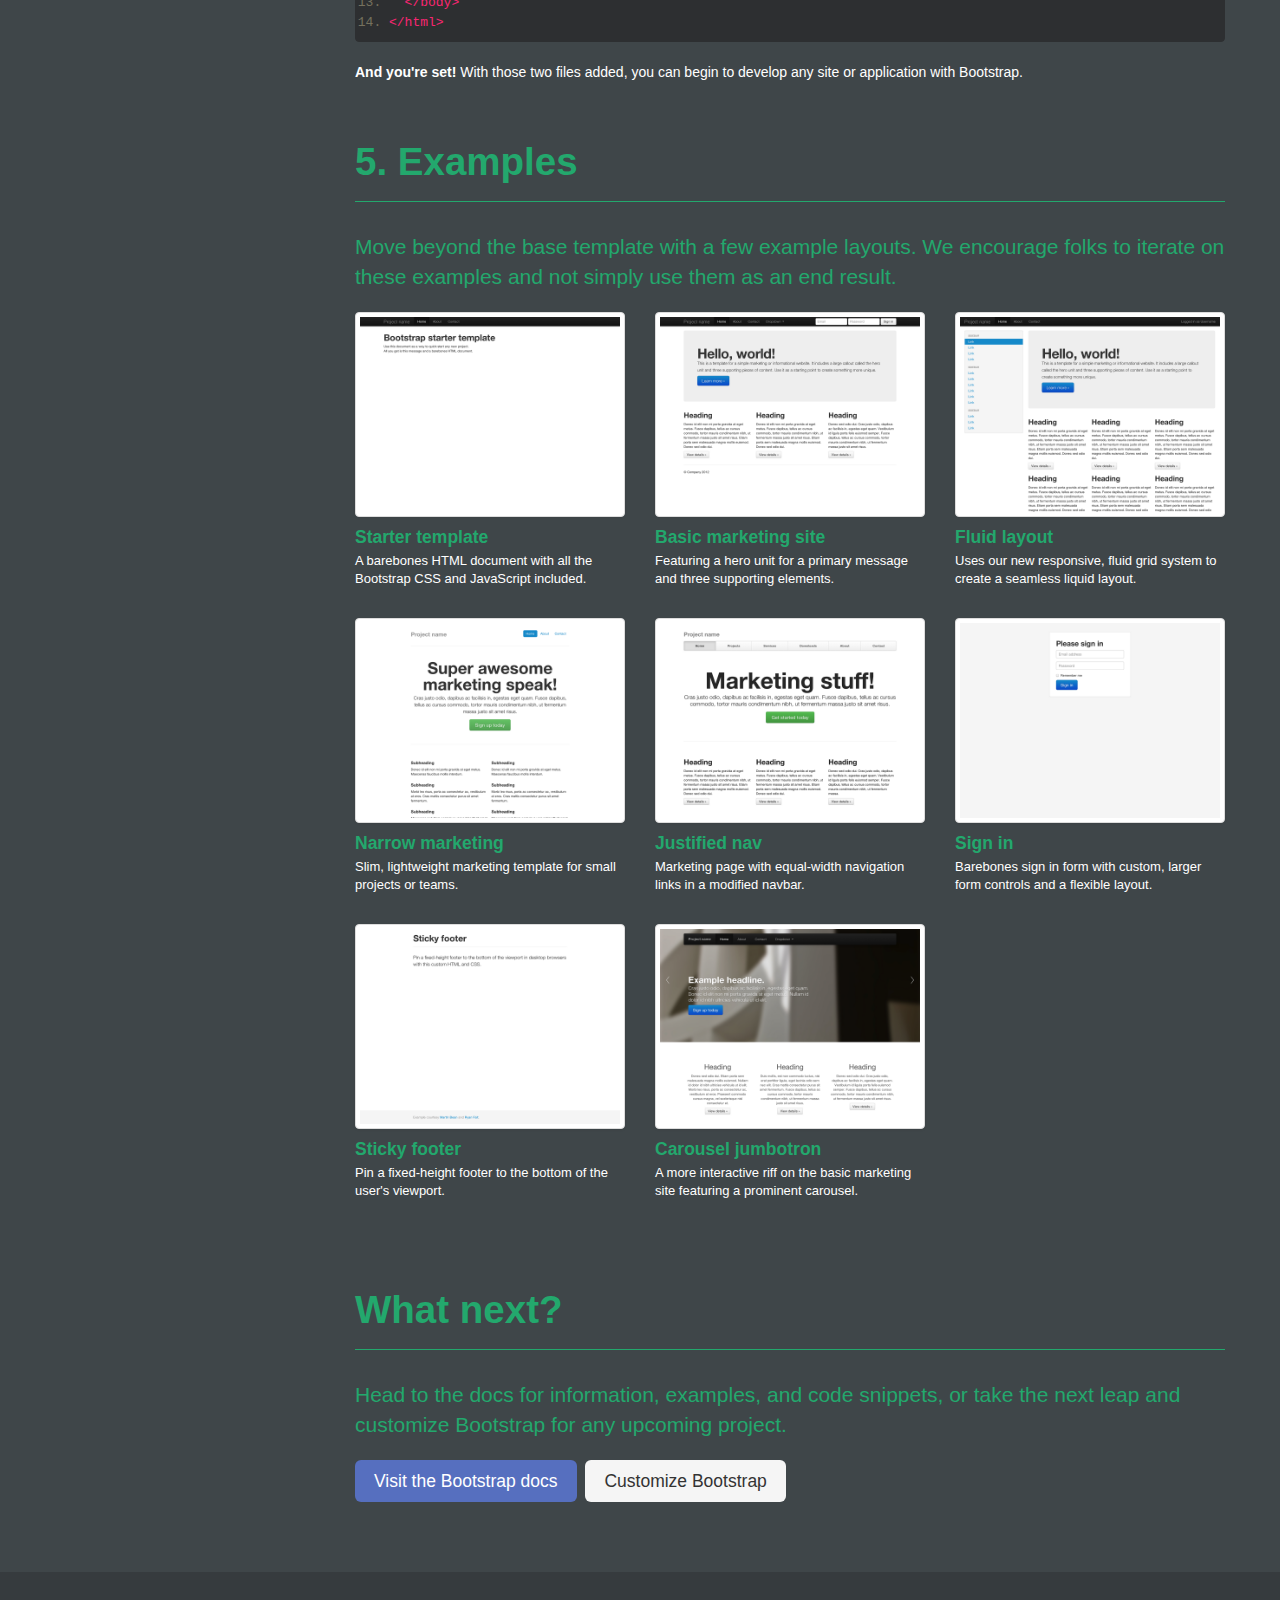
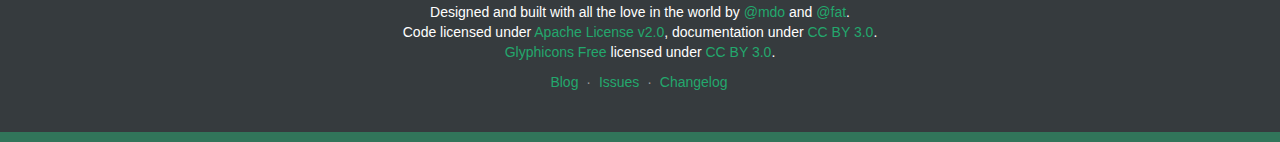
<file: getting-started.html>
<!DOCTYPE html>
<html lang="en">
  <head>
    <meta charset="utf-8">
    <title>Getting · Bootstrap</title>
    <meta name="viewport" content="width=device-width, initial-scale=1.0">
    <meta name="description" content="">
    <meta name="author" content="">

    <!-- Le styles -->
    <link href="assets/css/bootstrap.css" rel="stylesheet">
    <link href="assets/css/bootstrap-responsive.css" rel="stylesheet">
    <link href="assets/css/docs.css" rel="stylesheet">
    <link href="assets/js/google-code-prettify/prettify.css" rel="stylesheet">

    <!-- Le HTML5 shim, for IE6-8 support of HTML5 elements -->
    <!--[if lt IE 9]>
      <script src="assets/js/html5shiv.js"></script>
    <![endif]-->

    <!-- Le fav and touch icons -->
    <link rel="apple-touch-icon-precomposed" sizes="144x144" href="assets/ico/apple-touch-icon-144-precomposed.png">
    <link rel="apple-touch-icon-precomposed" sizes="114x114" href="assets/ico/apple-touch-icon-114-precomposed.png">
      <link rel="apple-touch-icon-precomposed" sizes="72x72" href="assets/ico/apple-touch-icon-72-precomposed.png">
                    <link rel="apple-touch-icon-precomposed" href="assets/ico/apple-touch-icon-57-precomposed.png">
                                   <link rel="shortcut icon" href="assets/ico/favicon.png">

    <script type="text/javascript">
      var _gaq = _gaq || [];
      _gaq.push(['_setAccount', 'UA-146052-10']);
      _gaq.push(['_trackPageview']);
      (function() {
        var ga = document.createElement('script'); ga.type = 'text/javascript'; ga.async = true;
        ga.src = ('https:' == document.location.protocol ? 'https://ssl' : 'http://www') + '.google-analytics.com/ga.js';
        var s = document.getElementsByTagName('script')[0]; s.parentNode.insertBefore(ga, s);
      })();
    </script>
  </head>

  <body data-spy="scroll" data-target=".bs-docs-sidebar">

    <!-- Navbar
    ================================================== -->
    <div class="navbar navbar-inverse navbar-fixed-top">
      <div class="navbar-inner">
        <div class="container">
          <button type="button" class="btn btn-navbar" data-toggle="collapse" data-target=".nav-collapse">
            <span class="icon-bar"></span>
            <span class="icon-bar"></span>
            <span class="icon-bar"></span>
          </button>
          <a class="brand" href="./index.html">Bootstrap</a>
          <div class="nav-collapse collapse">
            <ul class="nav">
              <li class="">
                <a href="./index.html">Home</a>
              </li>
              <li class="active">
                <a href="./getting-started.html">Get started</a>
              </li>
              <li class="">
                <a href="./scaffolding.html">Scaffolding</a>
              </li>
              <li class="">
                <a href="./base-css.html">Base CSS</a>
              </li>
              <li class="">
                <a href="./components.html">Components</a>
              </li>
              <li>
                <a href="./components-plus.html">Plus</a>
              </li>
              <li class="">
                <a href="./javascript.html">JavaScript</a>
              </li>
              <li class="">
                <a href="./customize.html">Customize</a>
              </li>
            </ul>
          </div>
        </div>
      </div>
    </div>

<!-- Subhead
================================================== -->
<header class="jumbotron subhead" id="overview">
  <div class="container">
    <h1>Getting started</h1>
    <p class="lead">Overview of the project, its contents, and how to get started with a simple template.</p>
  </div>
</header>


  <div class="container">

    <!-- Docs nav
    ================================================== -->
    <div class="row">
      <div class="span3 bs-docs-sidebar">
        <ul class="nav nav-list bs-docs-sidenav">
          <li><a href="#download-bootstrap"><i class="icon-chevron-right"></i> Download</a></li>
          <li><a href="#file-structure"><i class="icon-chevron-right"></i> File structure</a></li>
          <li><a href="#contents"><i class="icon-chevron-right"></i> What's included</a></li>
          <li><a href="#html-template"><i class="icon-chevron-right"></i> HTML template</a></li>
          <li><a href="#examples"><i class="icon-chevron-right"></i> Examples</a></li>
          <li><a href="#what-next"><i class="icon-chevron-right"></i> What next?</a></li>
        </ul>
      </div>
      <div class="span9">



        <!-- Download
        ================================================== -->
        <section id="download-bootstrap">
          <div class="page-header">
            <h1>1. Download</h1>
          </div>
          <p class="lead">Before downloading, be sure to have a code editor (we recommend <a href="http://sublimetext.com/2">Sublime Text 2</a>) and some working knowledge of HTML and CSS. We won't walk through the source files here, but they are available for download. We'll focus on getting started with the compiled Bootstrap files.</p>

          <div class="row-fluid">
            <div class="span6">
              <h2>Download compiled</h2>
              <p><strong>Fastest way to get started:</strong> get the compiled and minified versions of our CSS, JS, and images. No docs or original source files.</p>
              <p><a class="btn btn-large btn-primary" href="assets/bootstrap.zip" onclick="_gaq.push(['_trackEvent', 'Getting started', 'Download', 'Download compiled']);">Download Bootstrap</a></p>
            </div>
            <div class="span6">
              <h2>Download source</h2>
              <p>Get the original files for all CSS and JavaScript, along with a local copy of the docs by downloading the latest version directly from GitHub.</p>
              <p><a class="btn btn-large" href="https://github.com/twitter/bootstrap/zipball/master" onclick="_gaq.push(['_trackEvent', 'Getting started', 'Download', 'Download source']);">Download Bootstrap source</a></p>
            </div>
          </div>
        </section>



        <!-- File structure
        ================================================== -->
        <section id="file-structure">
          <div class="page-header">
            <h1>2. File structure</h1>
          </div>
          <p class="lead">Within the download you'll find the following file structure and contents, logically grouping common assets and providing both compiled and minified variations.</p>
          <p>Once downloaded, unzip the compressed folder to see the structure of (the compiled) Bootstrap. You'll see something like this:</p>
<pre class="prettyprint">
  bootstrap/
  ├── css/
  │   ├── bootstrap.css
  │   ├── bootstrap.min.css
  ├── js/
  │   ├── bootstrap.js
  │   ├── bootstrap.min.js
  └── img/
      ├── glyphicons-halflings.png
      └── glyphicons-halflings-white.png
</pre>
          <p>This is the most basic form of Bootstrap: compiled files for quick drop-in usage in nearly any web project. We provide compiled CSS and JS (<code>bootstrap.*</code>), as well as compiled and minified CSS and JS (<code>bootstrap.min.*</code>). The image files are compressed using <a href="http://imageoptim.com/">ImageOptim</a>, a Mac app for compressing PNGs.</p>
          <p>Please note that all JavaScript plugins require jQuery to be included.</p>
        </section>



        <!-- Contents
        ================================================== -->
        <section id="contents">
          <div class="page-header">
            <h1>3. What's included</h1>
          </div>
          <p class="lead">Bootstrap comes equipped with HTML, CSS, and JS for all sorts of things, but they can be summarized with a handful of categories visible at the top of the <a href="http://getbootstrap.com">Bootstrap documentation</a>.</p>

          <h2>Docs sections</h2>
          <h4><a href="http://twitter.github.com/bootstrap/scaffolding.html">Scaffolding</a></h4>
          <p>Global styles for the body to reset type and background, link styles, grid system, and two simple layouts.</p>
          <h4><a href="http://twitter.github.com/bootstrap/base-css.html">Base CSS</a></h4>
          <p>Styles for common HTML elements like typography, code, tables, forms, and buttons. Also includes <a href="http://glyphicons.com">Glyphicons</a>, a great little icon set.</p>
          <h4><a href="http://twitter.github.com/bootstrap/components.html">Components</a></h4>
          <p>Basic styles for common interface components like tabs and pills, navbar, alerts, page headers, and more.</p>
          <h4><a href="http://twitter.github.com/bootstrap/javascript.html">JavaScript plugins</a></h4>
          <p>Similar to Components, these JavaScript plugins are interactive components for things like tooltips, popovers, modals, and more.</p>

          <h2>List of components</h2>
          <p>Together, the <strong>Components</strong> and <strong>JavaScript plugins</strong> sections provide the following interface elements:</p>
          <ul>
            <li>Button groups</li>
            <li>Button dropdowns</li>
            <li>Navigational tabs, pills, and lists</li>
            <li>Navbar</li>
            <li>Labels</li>
            <li>Badges</li>
            <li>Page headers and hero unit</li>
            <li>Thumbnails</li>
            <li>Alerts</li>
            <li>Progress bars</li>
            <li>Modals</li>
            <li>Dropdowns</li>
            <li>Tooltips</li>
            <li>Popovers</li>
            <li>Accordion</li>
            <li>Carousel</li>
            <li>Typeahead</li>
          </ul>
          <p>In future guides, we may walk through these components individually in more detail. Until then, look for each of these in the documentation for information on how to utilize and customize them.</p>
        </section>



        <!-- HTML template
        ================================================== -->
        <section id="html-template">
          <div class="page-header">
            <h1>4. Basic HTML template</h1>
          </div>
          <p class="lead">With a brief intro into the contents out of the way, we can focus on putting Bootstrap to use. To do that, we'll utilize a basic HTML template that includes everything we mentioned in the <a href="./getting-started.html#file-structure">File structure</a>.</p>
          <p>Now, here's a look at a <strong>typical HTML file</strong>:</p>
<pre class="prettyprint linenums">
&lt;!DOCTYPE html&gt;
&lt;html&gt;
  &lt;head&gt;
    &lt;title&gt;Bootstrap 101 Template&lt;/title&gt;
    &lt;meta name="viewport" content="width=device-width, initial-scale=1.0"&gt;
  &lt;/head&gt;
  &lt;body&gt;
    &lt;h1&gt;Hello, world!&lt;/h1&gt;
    &lt;script src="http://code.jquery.com/jquery.js"&gt;&lt;/script&gt;
  &lt;/body&gt;
&lt;/html&gt;
</pre>
          <p>To make this <strong>a Bootstrapped template</strong>, just include the appropriate CSS and JS files:</p>
<pre class="prettyprint linenums">
&lt;!DOCTYPE html&gt;
&lt;html&gt;
  &lt;head&gt;
    &lt;title&gt;Bootstrap 101 Template&lt;/title&gt;
    &lt;meta name="viewport" content="width=device-width, initial-scale=1.0"&gt;
    &lt;!-- Bootstrap --&gt;
    &lt;link href="css/bootstrap.min.css" rel="stylesheet" media="screen"&gt;
  &lt;/head&gt;
  &lt;body&gt;
    &lt;h1&gt;Hello, world!&lt;/h1&gt;
    &lt;script src="http://code.jquery.com/jquery.js"&gt;&lt;/script&gt;
    &lt;script src="js/bootstrap.min.js"&gt;&lt;/script&gt;
  &lt;/body&gt;
&lt;/html&gt;
</pre>
          <p><strong>And you're set!</strong> With those two files added, you can begin to develop any site or application with Bootstrap.</p>
        </section>



        <!-- Examples
        ================================================== -->
        <section id="examples">
          <div class="page-header">
            <h1>5. Examples</h1>
          </div>
          <p class="lead">Move beyond the base template with a few example layouts. We encourage folks to iterate on these examples and not simply use them as an end result.</p>
          <ul class="thumbnails bootstrap-examples">
            <li class="span3">
              <a class="thumbnail" href="examples/starter-template.html">
                <img src="assets/img/examples/bootstrap-example-starter.png" alt="">
              </a>
              <h4>Starter template</h4>
              <p>A barebones HTML document with all the Bootstrap CSS and JavaScript included.</p>
            </li>
            <li class="span3">
              <a class="thumbnail" href="examples/hero.html">
                <img src="assets/img/examples/bootstrap-example-marketing.png" alt="">
              </a>
              <h4>Basic marketing site</h4>
              <p>Featuring a hero unit for a primary message and three supporting elements.</p>
            </li>
            <li class="span3">
              <a class="thumbnail" href="examples/fluid.html">
                <img src="assets/img/examples/bootstrap-example-fluid.png" alt="">
              </a>
              <h4>Fluid layout</h4>
              <p>Uses our new responsive, fluid grid system to create a seamless liquid layout.</p>
            </li>

            <li class="span3">
              <a class="thumbnail" href="examples/marketing-narrow.html">
                <img src="assets/img/examples/bootstrap-example-marketing-narrow.png" alt="">
              </a>
              <h4>Narrow marketing</h4>
              <p>Slim, lightweight marketing template for small projects or teams.</p>
            </li>
            <li class="span3">
              <a class="thumbnail" href="examples/justified-nav.html">
                <img src="assets/img/examples/bootstrap-example-justified-nav.png" alt="">
              </a>
              <h4>Justified nav</h4>
              <p>Marketing page with equal-width navigation links in a modified navbar.</p>
            </li>
            <li class="span3">
              <a class="thumbnail" href="examples/signin.html">
                <img src="assets/img/examples/bootstrap-example-signin.png" alt="">
              </a>
              <h4>Sign in</h4>
              <p>Barebones sign in form with custom, larger form controls and a flexible layout.</p>
            </li>

            <li class="span3">
              <a class="thumbnail" href="examples/sticky-footer.html">
                <img src="assets/img/examples/bootstrap-example-sticky-footer.png" alt="">
              </a>
              <h4>Sticky footer</h4>
              <p>Pin a fixed-height footer to the bottom of the user's viewport.</p>
            </li>
            <li class="span3">
              <a class="thumbnail" href="examples/carousel.html">
                <img src="assets/img/examples/bootstrap-example-carousel.png" alt="">
              </a>
              <h4>Carousel jumbotron</h4>
              <p>A more interactive riff on the basic marketing site featuring a prominent carousel.</p>
            </li>
          </ul>
        </section>




        <!-- Next
        ================================================== -->
        <section id="what-next">
          <div class="page-header">
            <h1>What next?</h1>
          </div>
          <p class="lead">Head to the docs for information, examples, and code snippets, or take the next leap and customize Bootstrap for any upcoming project.</p>
          <a class="btn btn-large btn-primary" href="./scaffolding.html" onclick="_gaq.push(['_trackEvent', 'Getting started', 'Next steps', 'Visit docs']);">Visit the Bootstrap docs</a>
          <a class="btn btn-large" href="./customize.html" style="margin-left: 5px;" onclick="_gaq.push(['_trackEvent', 'Getting started', 'Next steps', 'Customize']);">Customize Bootstrap</a>
        </section>




      </div>
    </div>

  </div>



    <!-- Footer
    ================================================== -->
    <footer class="footer">
      <div class="container">
        <p>Designed and built with all the love in the world by <a href="http://twitter.com/mdo" target="_blank">@mdo</a> and <a href="http://twitter.com/fat" target="_blank">@fat</a>.</p>
        <p>Code licensed under <a href="http://www.apache.org/licenses/LICENSE-2.0" target="_blank">Apache License v2.0</a>, documentation under <a href="http://creativecommons.org/licenses/by/3.0/">CC BY 3.0</a>.</p>
        <p><a href="http://glyphicons.com">Glyphicons Free</a> licensed under <a href="http://creativecommons.org/licenses/by/3.0/">CC BY 3.0</a>.</p>
        <ul class="footer-links">
          <li><a href="http://blog.getbootstrap.com">Blog</a></li>
          <li class="muted">&middot;</li>
          <li><a href="https://github.com/twitter/bootstrap/issues?state=open">Issues</a></li>
          <li class="muted">&middot;</li>
          <li><a href="https://github.com/twitter/bootstrap/blob/master/CHANGELOG.md">Changelog</a></li>
        </ul>
      </div>
    </footer>



    <!-- Le javascript
    ================================================== -->
    <!-- Placed at the end of the document so the pages load faster -->
    <script type="text/javascript" src="http://platform.twitter.com/widgets.js"></script>
    <script src="assets/js/jquery.js"></script>
    <script src="assets/js/bootstrap-transition.js"></script>
    <script src="assets/js/bootstrap-alert.js"></script>
    <script src="assets/js/bootstrap-modal.js"></script>
    <script src="assets/js/bootstrap-dropdown.js"></script>
    <script src="assets/js/bootstrap-scrollspy.js"></script>
    <script src="assets/js/bootstrap-tab.js"></script>
    <script src="assets/js/bootstrap-tooltip.js"></script>
    <script src="assets/js/bootstrap-popover.js"></script>
    <script src="assets/js/bootstrap-button.js"></script>
    <script src="assets/js/bootstrap-collapse.js"></script>
    <script src="assets/js/bootstrap-carousel.js"></script>
    <script src="assets/js/bootstrap-typeahead.js"></script>
    <script src="assets/js/bootstrap-affix.js"></script>

    <script src="assets/js/holder/holder.js"></script>
    <script src="assets/js/google-code-prettify/prettify.js"></script>

    <script src="assets/js/application.js"></script>


    <!-- Analytics
    ================================================== -->
    <script>
      var _gauges = _gauges || [];
      (function() {
        var t   = document.createElement('script');
        t.type  = 'text/javascript';
        t.async = true;
        t.id    = 'gauges-tracker';
        t.setAttribute('data-site-id', '4f0dc9fef5a1f55508000013');
        t.src = '//secure.gaug.es/track.js';
        var s = document.getElementsByTagName('script')[0];
        s.parentNode.insertBefore(t, s);
      })();
    </script>

  </body>
</html>
</file>
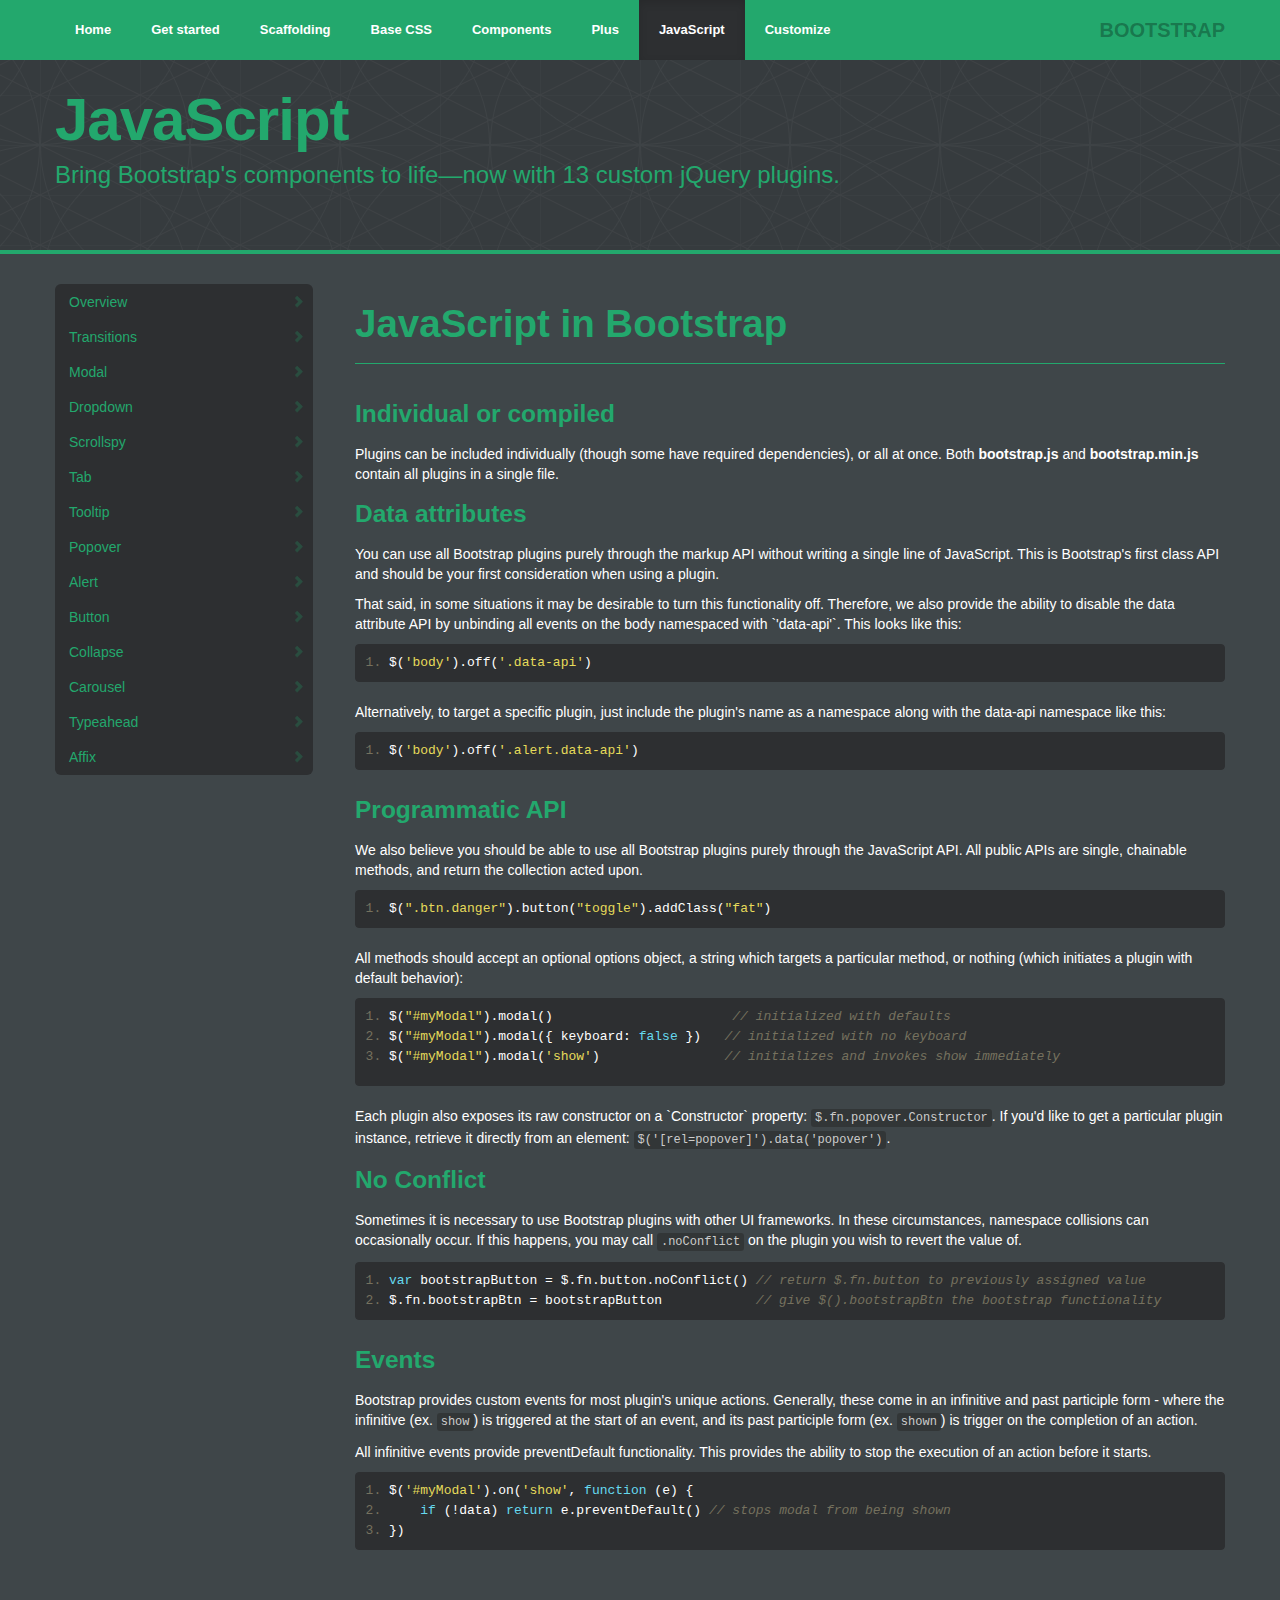
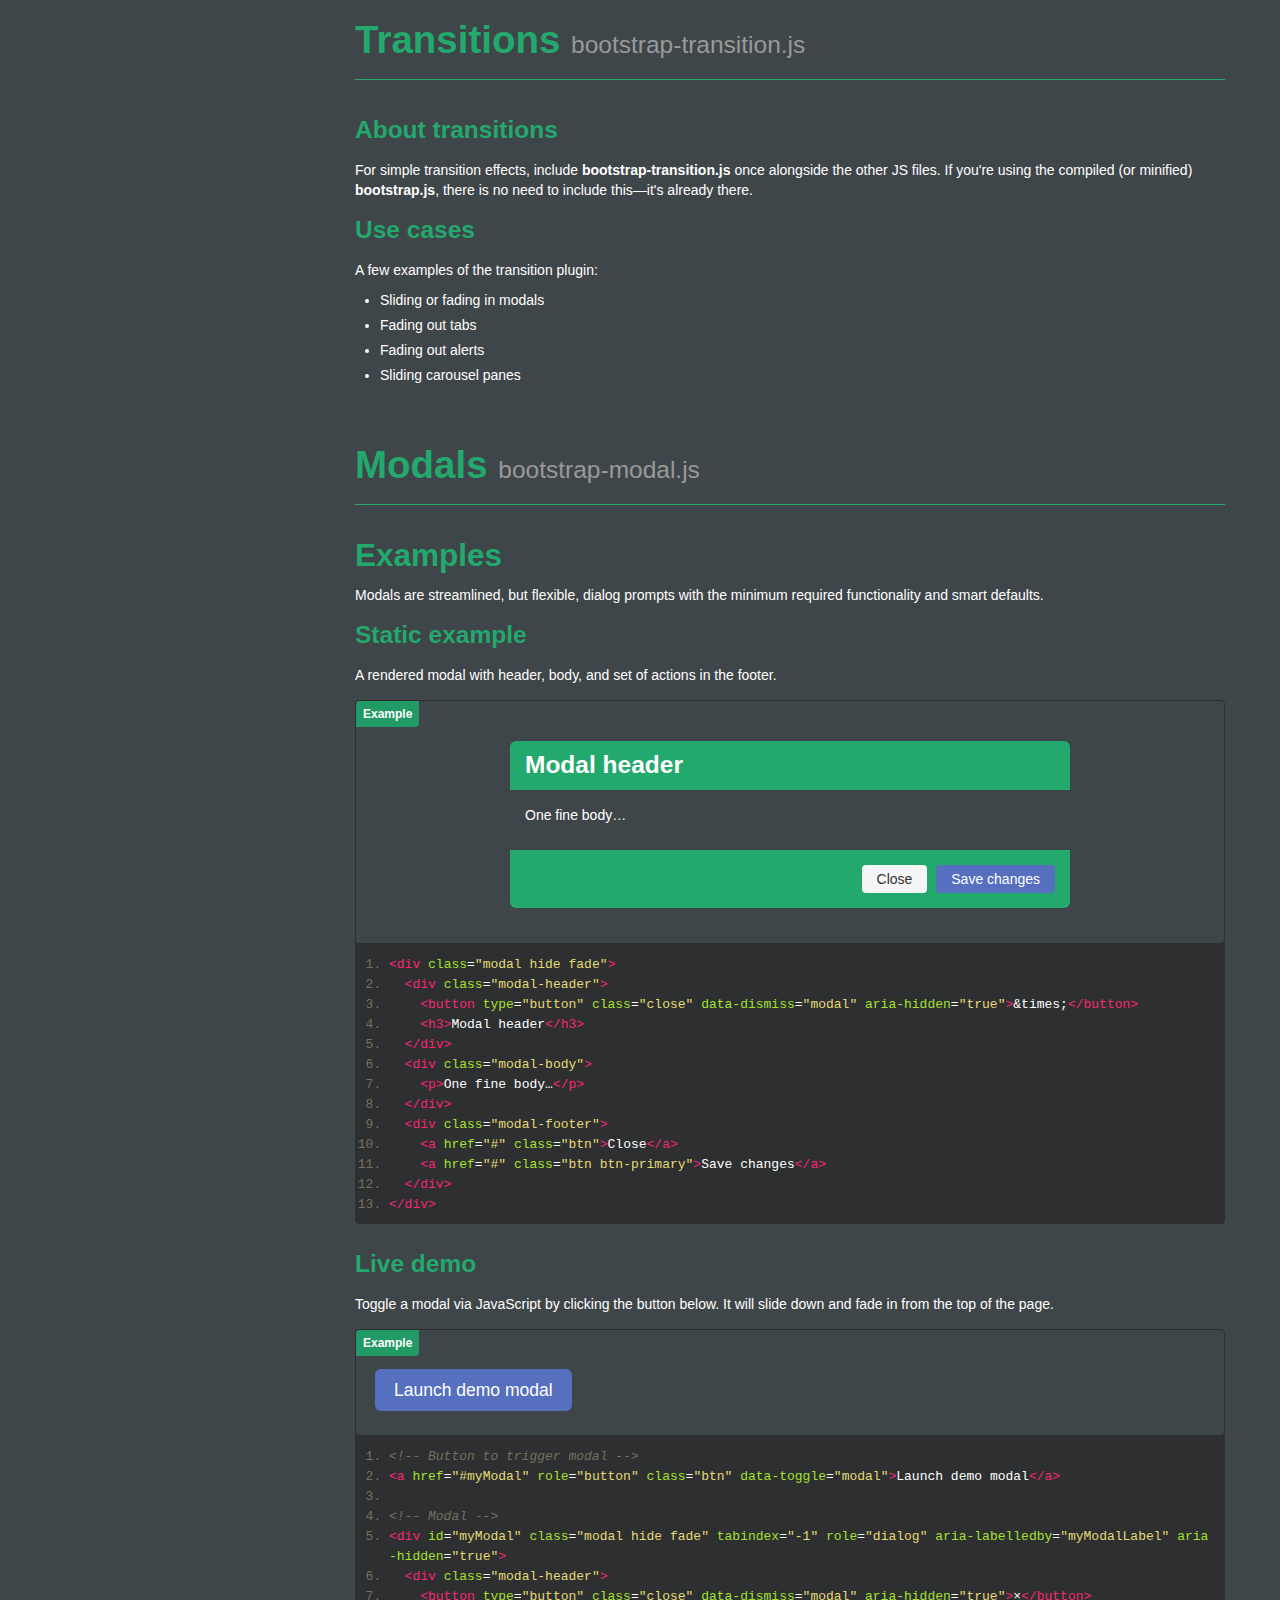
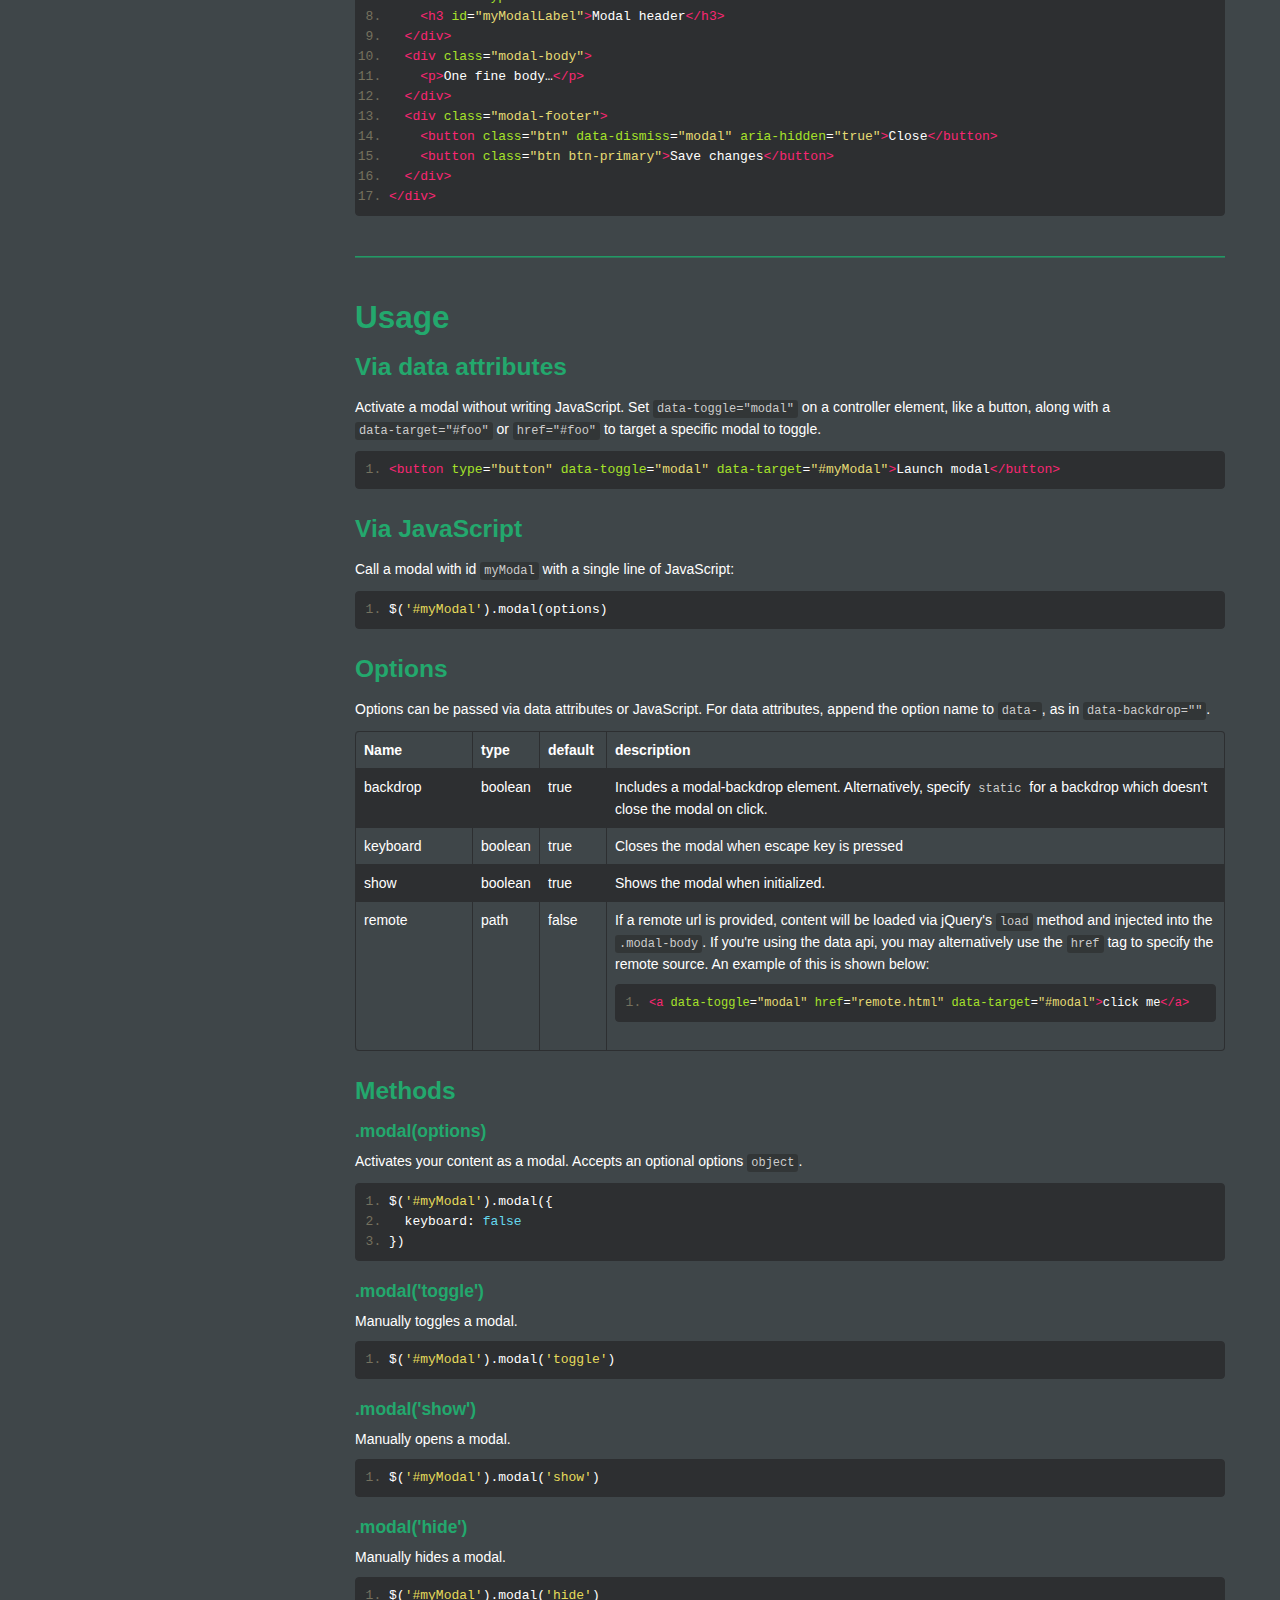
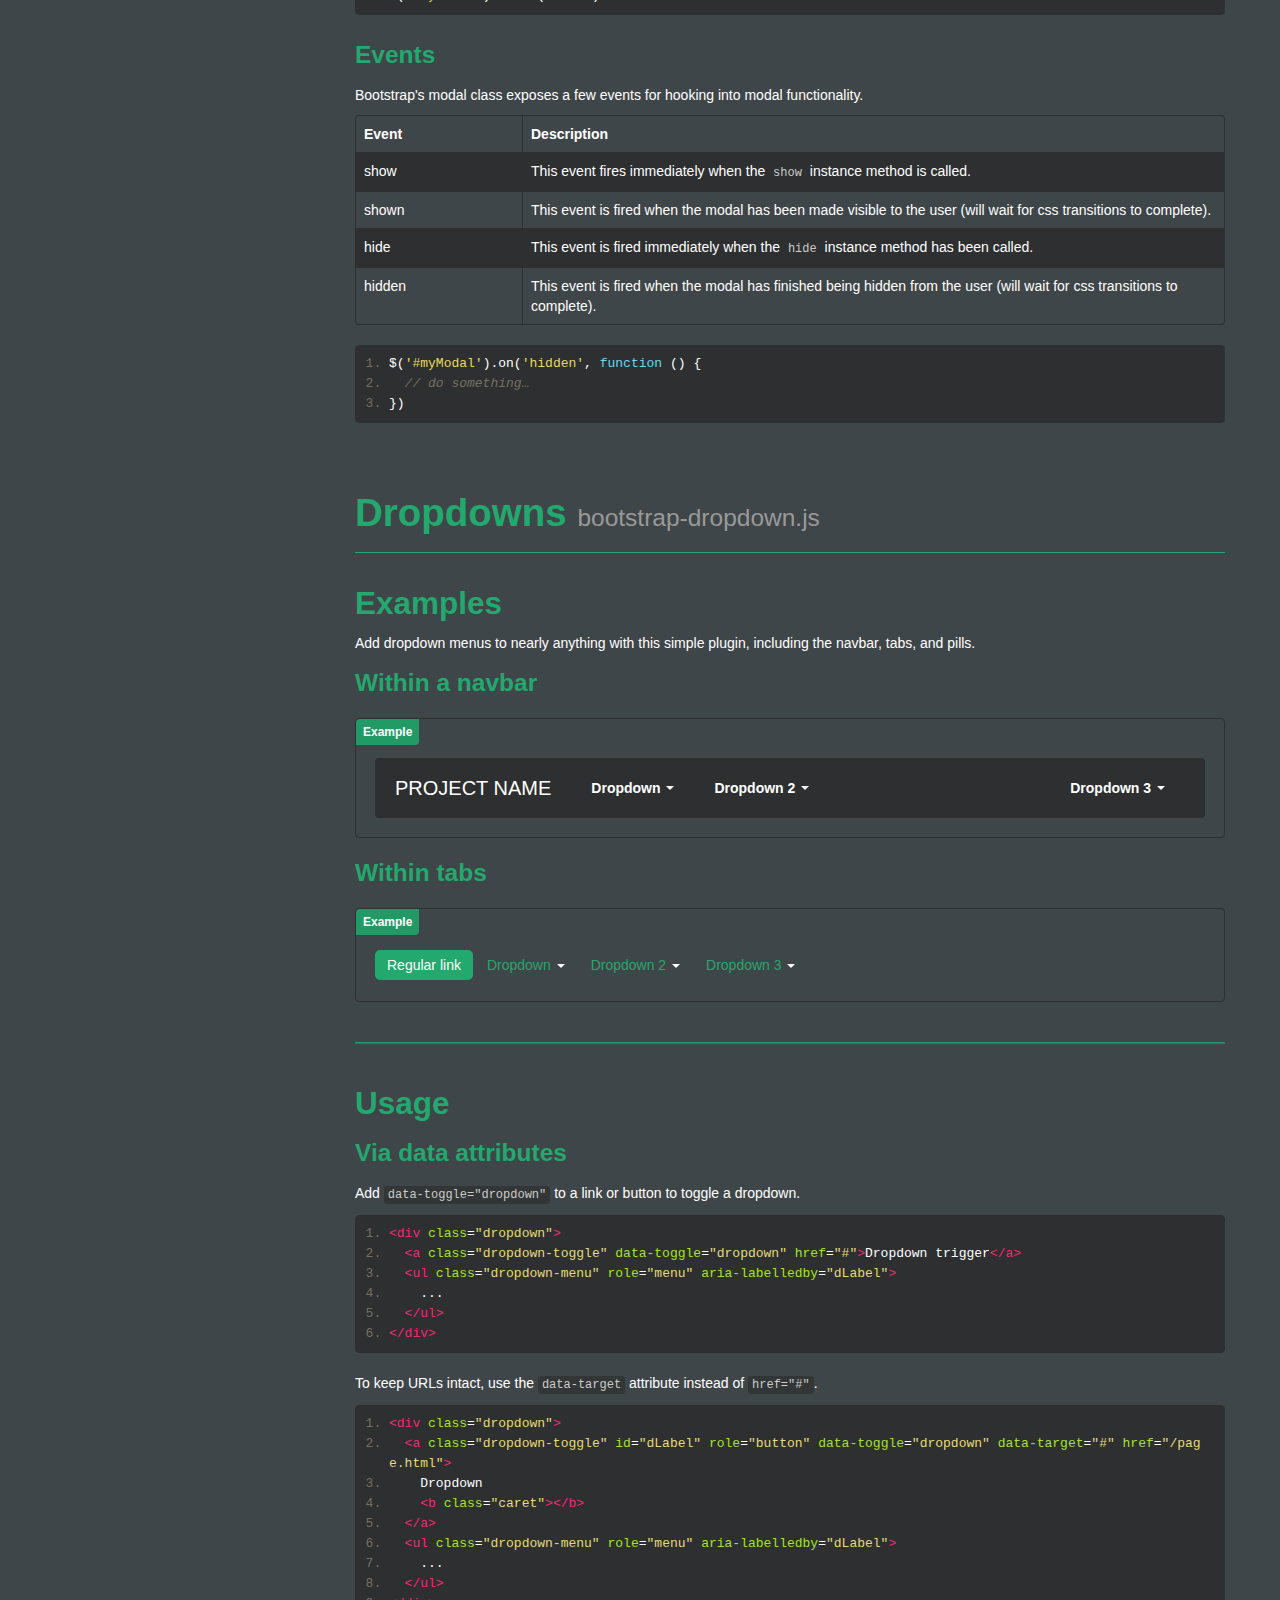
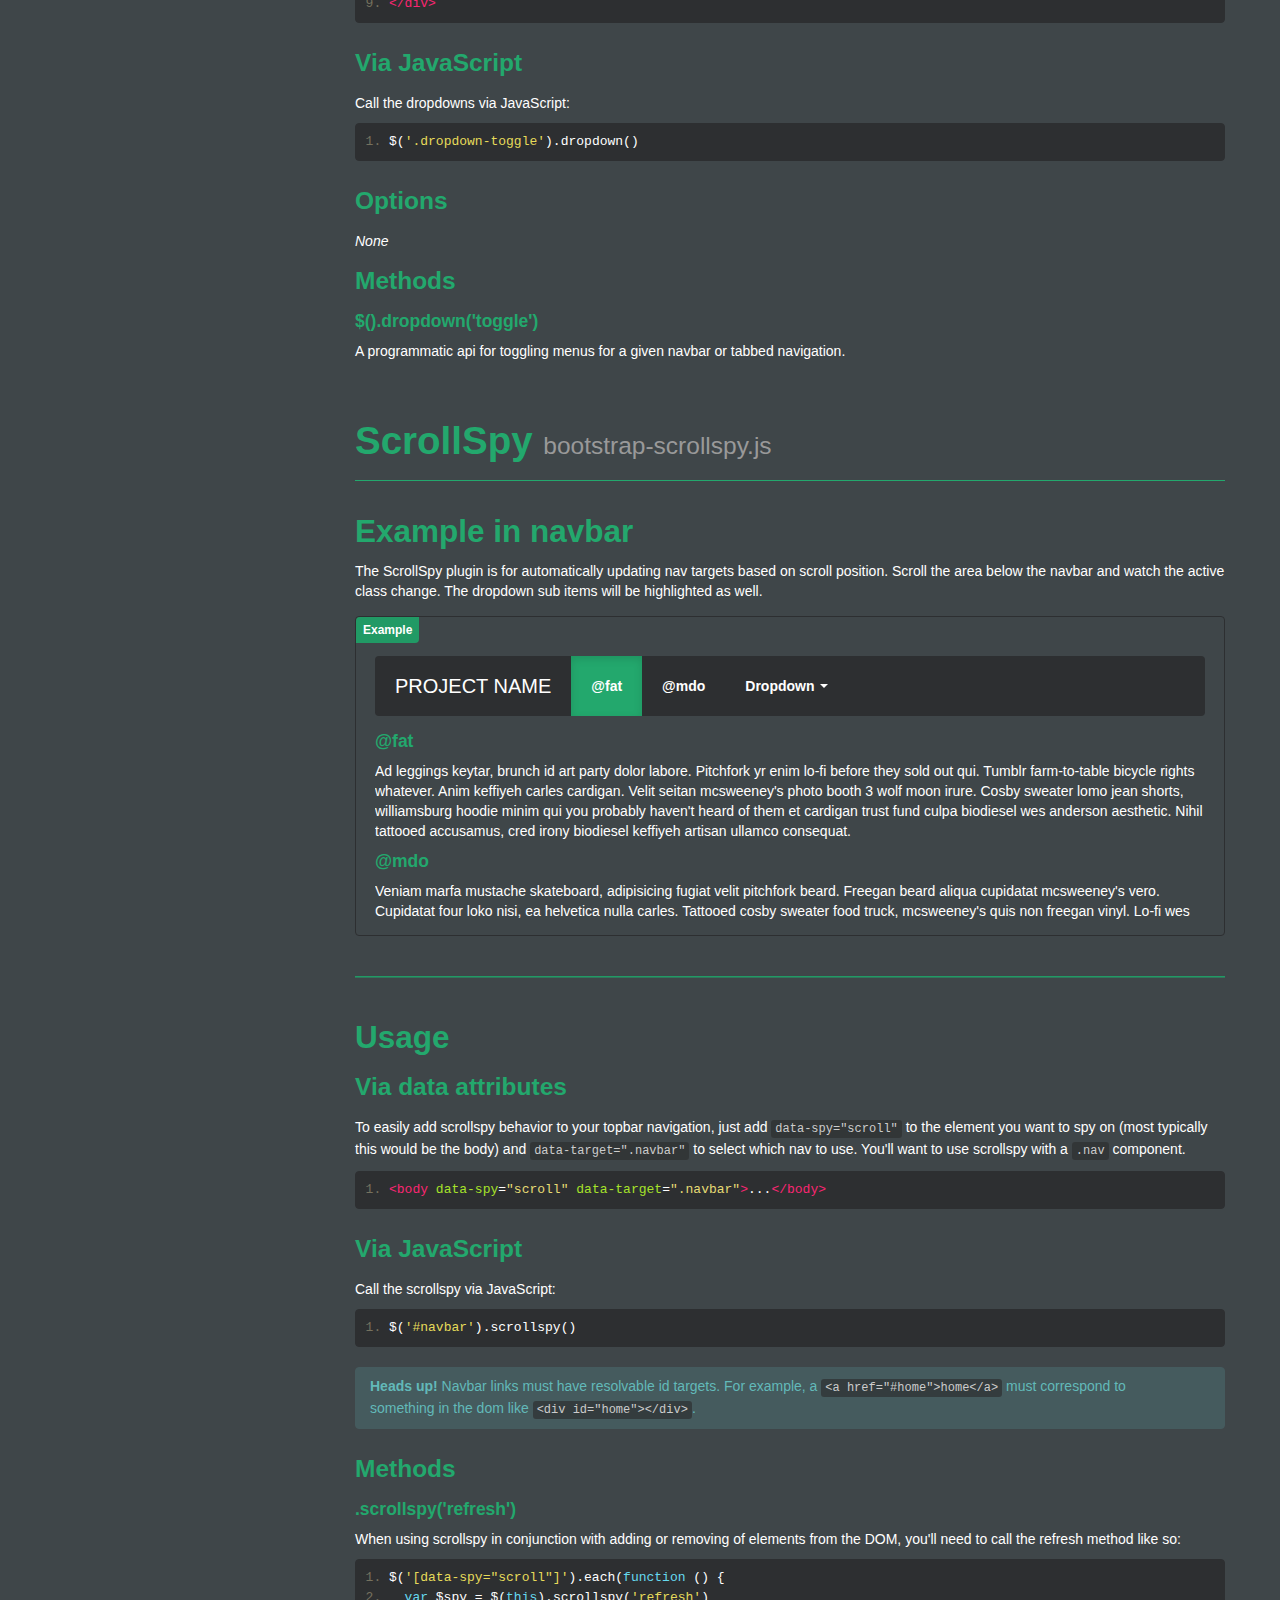
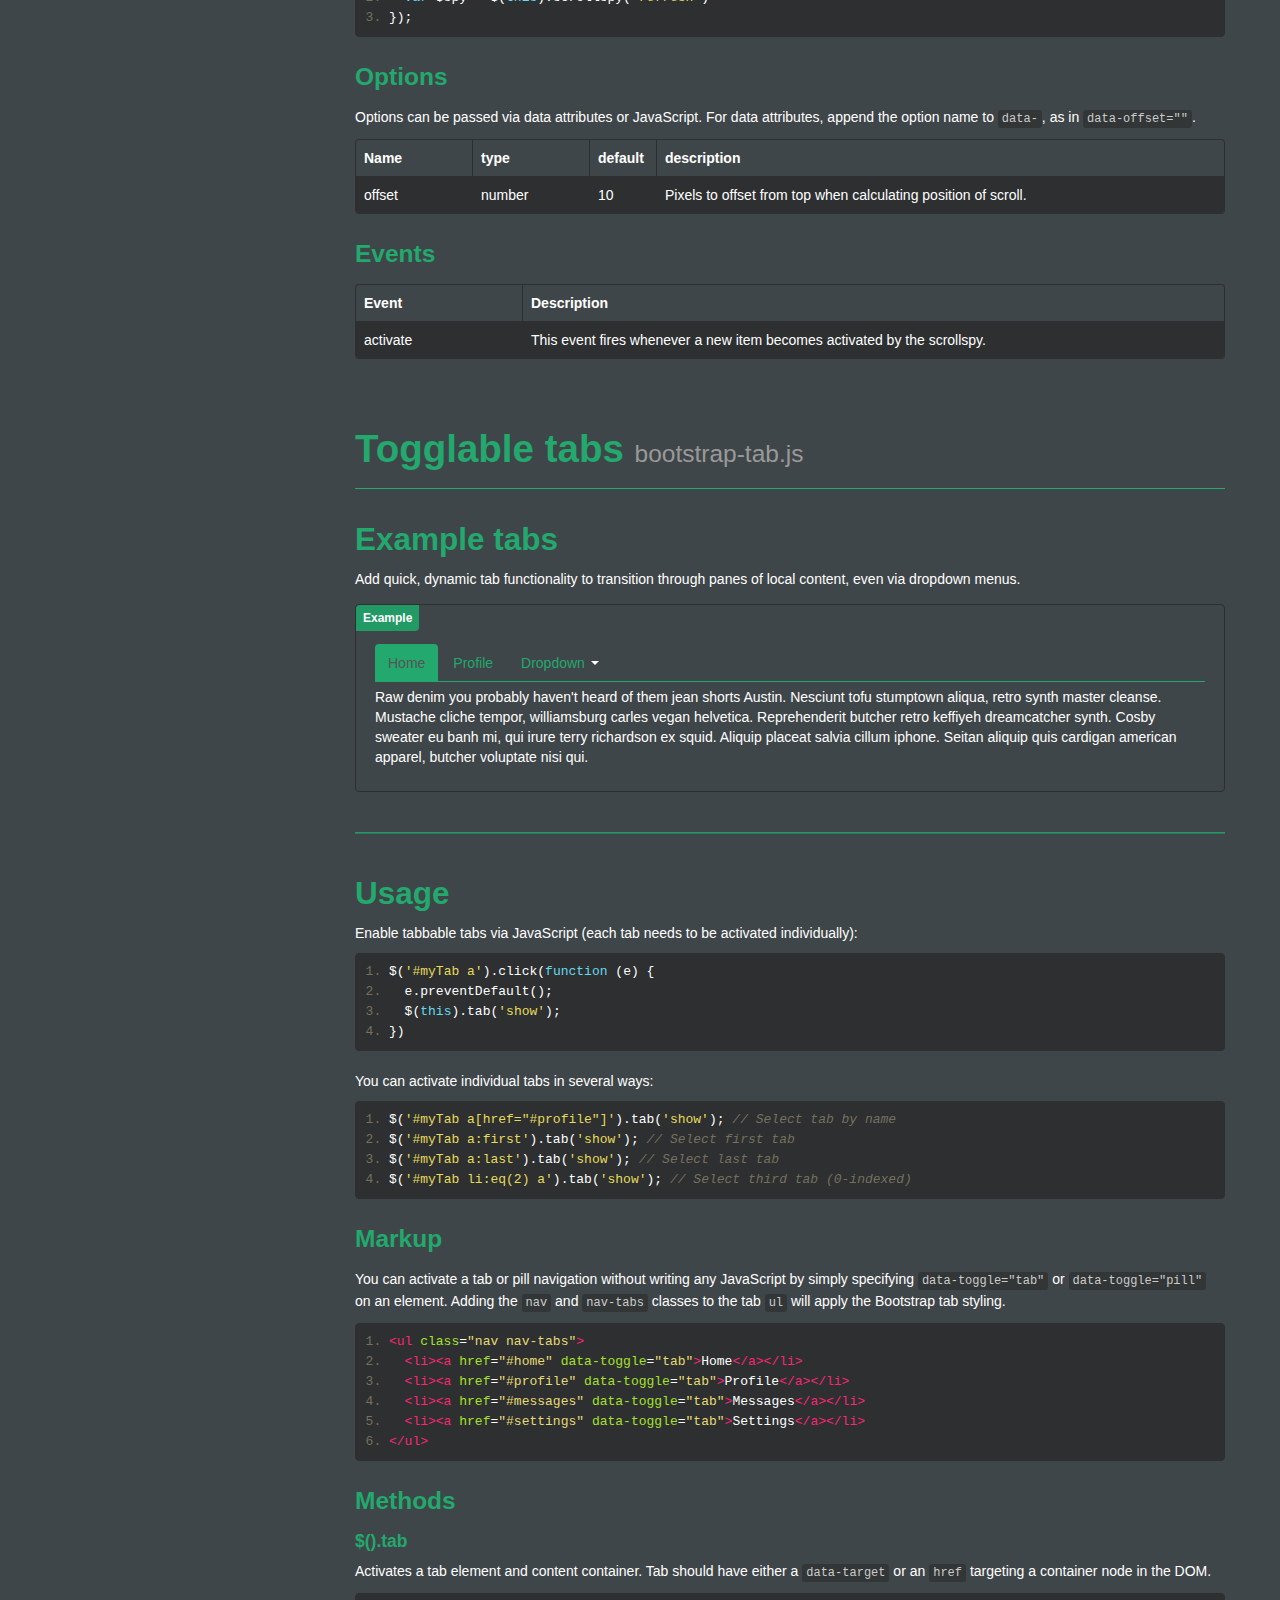
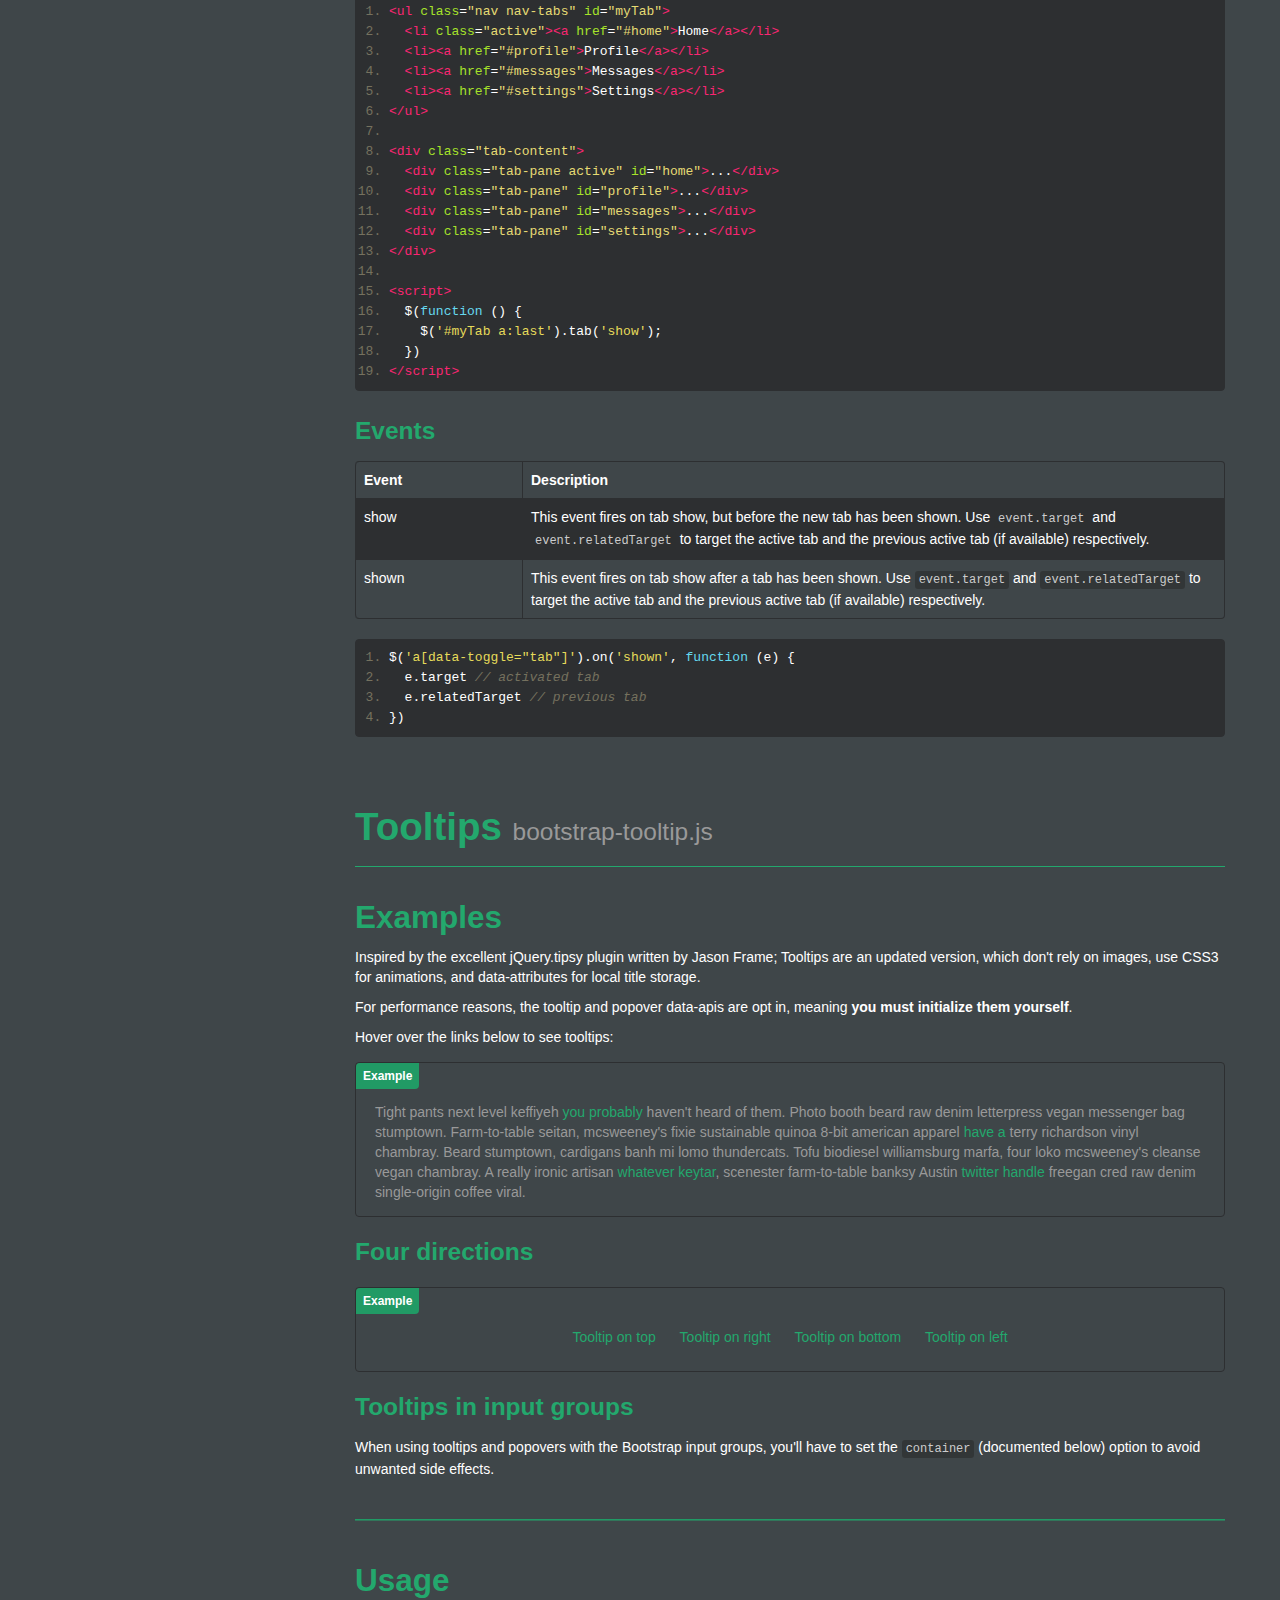
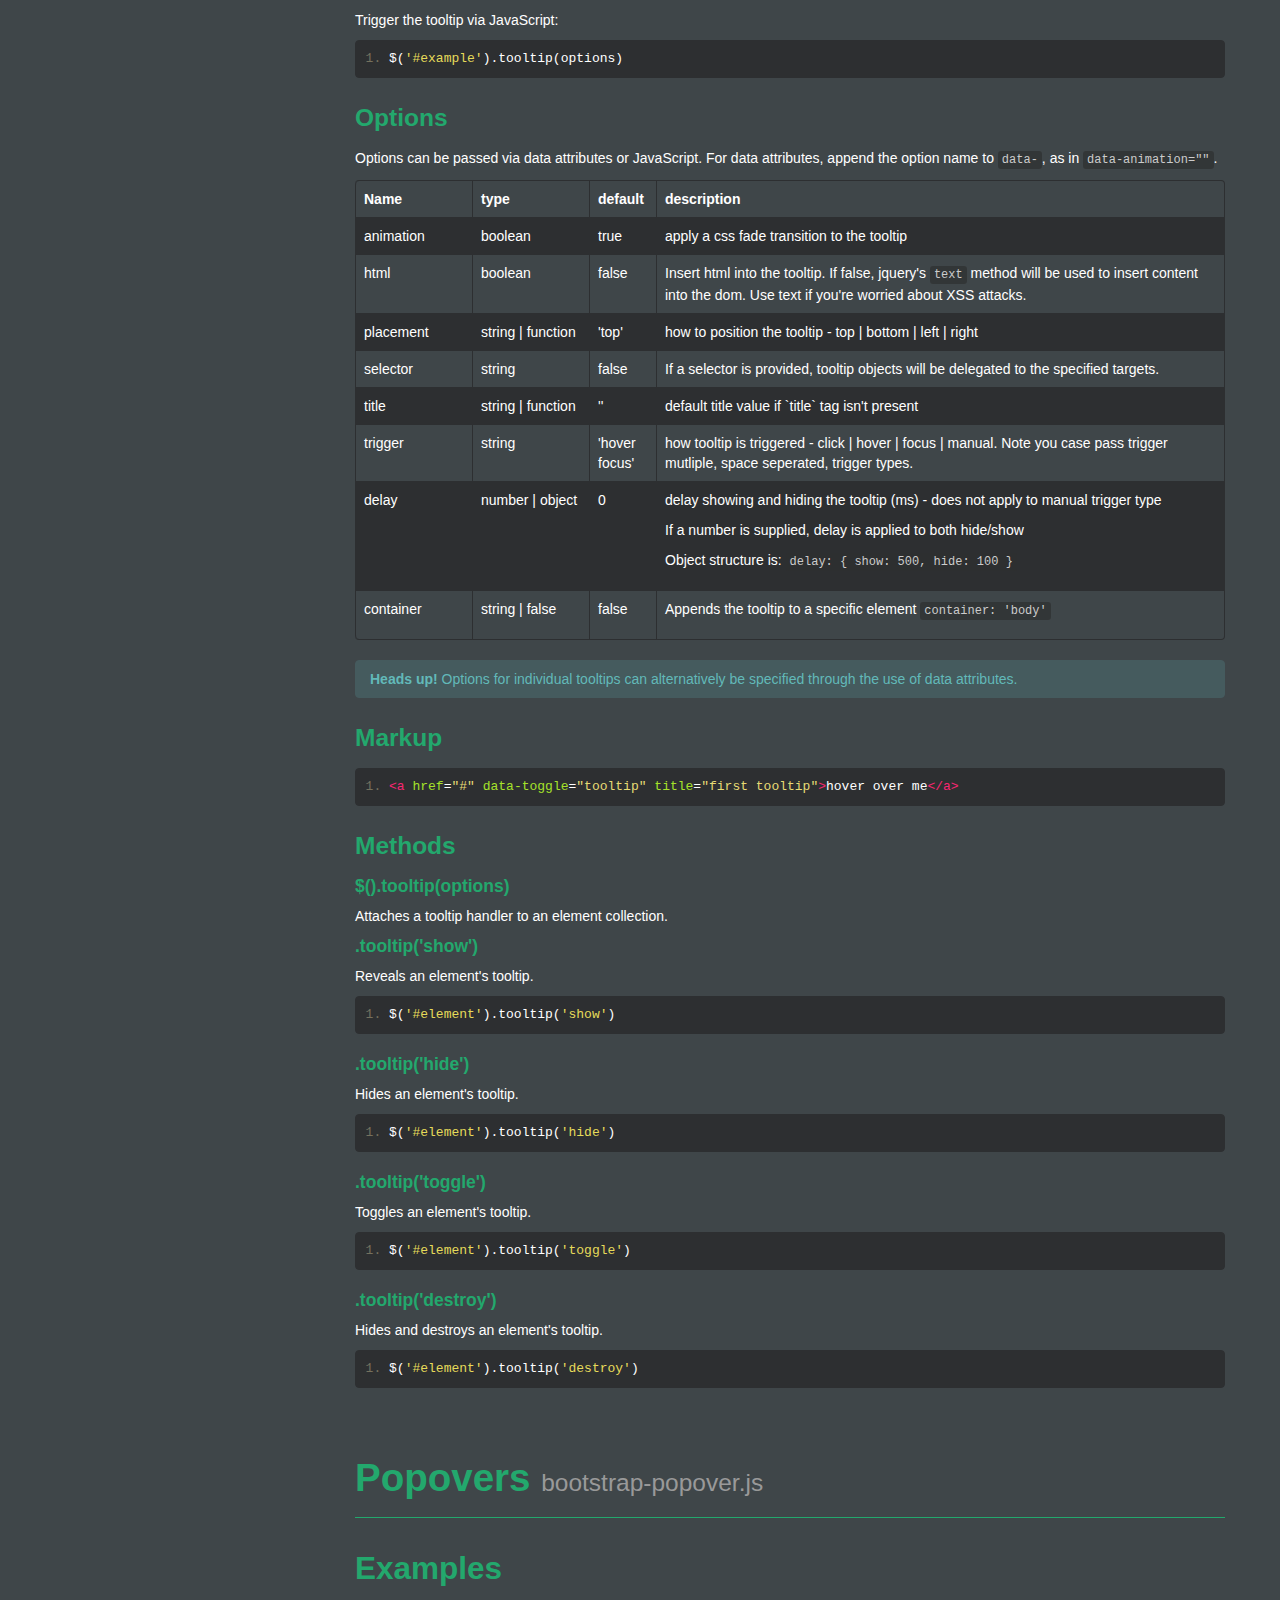
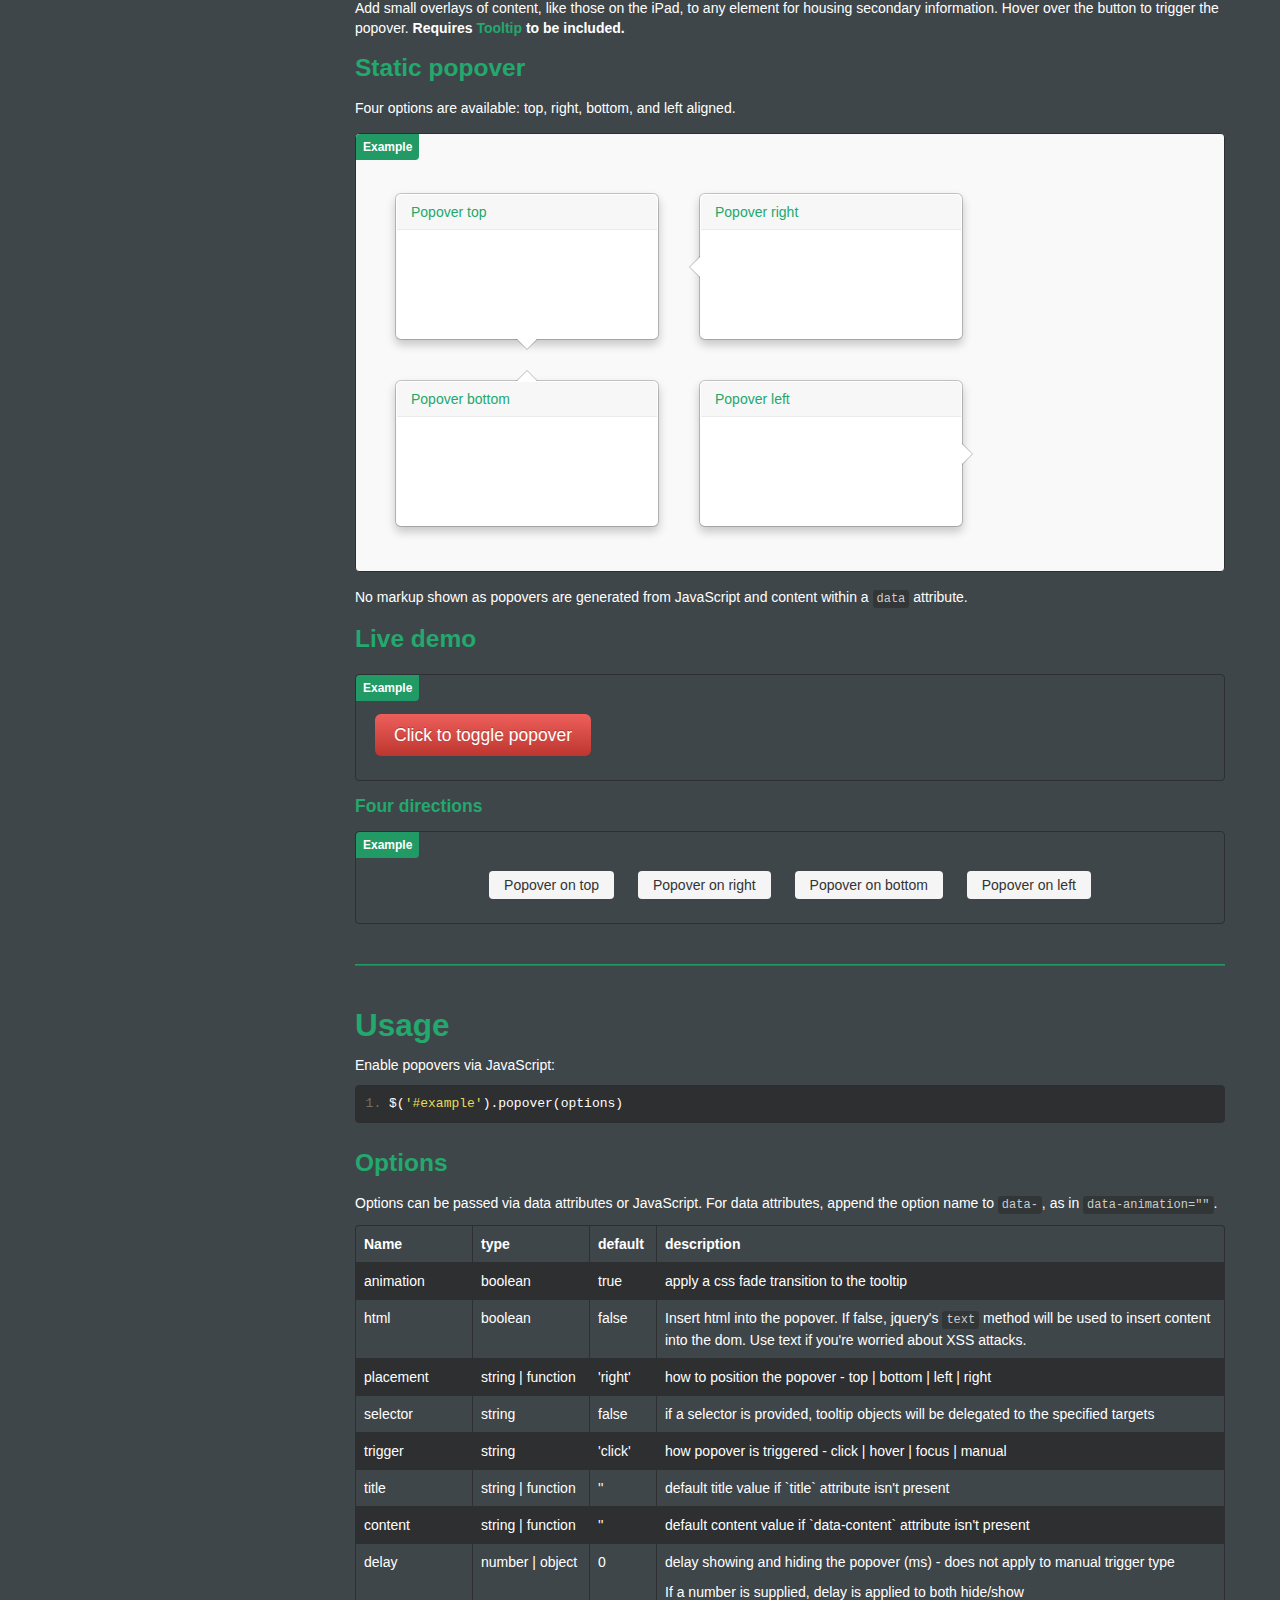
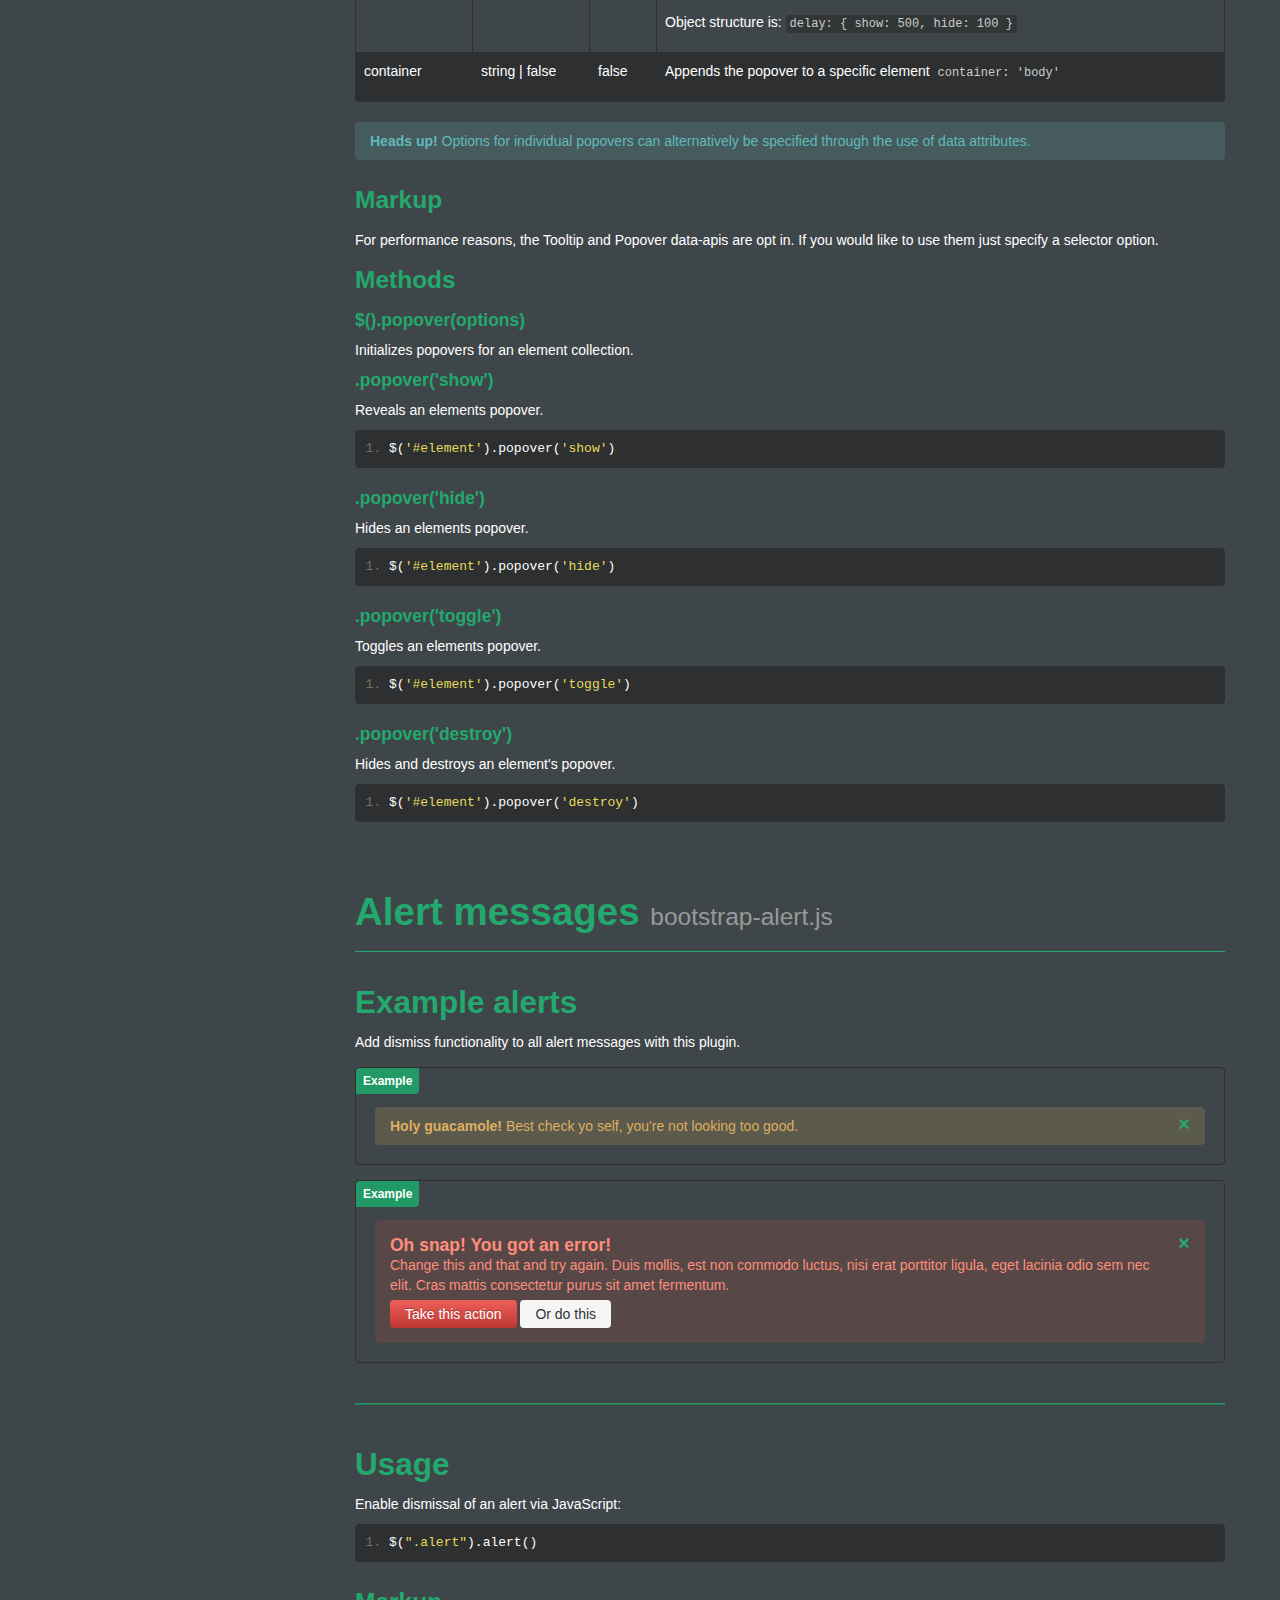
<file: javascript.html>
<!DOCTYPE html>
<html lang="en">
  <head>
    <meta charset="utf-8">
    <title>Javascript · Bootstrap</title>
    <meta name="viewport" content="width=device-width, initial-scale=1.0">
    <meta name="description" content="">
    <meta name="author" content="">

    <!-- Le styles -->
    <link href="assets/css/bootstrap.css" rel="stylesheet">
    <link href="assets/css/bootstrap-responsive.css" rel="stylesheet">
    <link href="assets/css/docs.css" rel="stylesheet">
    <link href="assets/js/google-code-prettify/prettify.css" rel="stylesheet">

    <!-- Le HTML5 shim, for IE6-8 support of HTML5 elements -->
    <!--[if lt IE 9]>
      <script src="assets/js/html5shiv.js"></script>
    <![endif]-->

    <!-- Le fav and touch icons -->
    <link rel="apple-touch-icon-precomposed" sizes="144x144" href="assets/ico/apple-touch-icon-144-precomposed.png">
    <link rel="apple-touch-icon-precomposed" sizes="114x114" href="assets/ico/apple-touch-icon-114-precomposed.png">
      <link rel="apple-touch-icon-precomposed" sizes="72x72" href="assets/ico/apple-touch-icon-72-precomposed.png">
                    <link rel="apple-touch-icon-precomposed" href="assets/ico/apple-touch-icon-57-precomposed.png">
                                   <link rel="shortcut icon" href="assets/ico/favicon.png">

    <script type="text/javascript">
      var _gaq = _gaq || [];
      _gaq.push(['_setAccount', 'UA-146052-10']);
      _gaq.push(['_trackPageview']);
      (function() {
        var ga = document.createElement('script'); ga.type = 'text/javascript'; ga.async = true;
        ga.src = ('https:' == document.location.protocol ? 'https://ssl' : 'http://www') + '.google-analytics.com/ga.js';
        var s = document.getElementsByTagName('script')[0]; s.parentNode.insertBefore(ga, s);
      })();
    </script>
  </head>

  <body data-spy="scroll" data-target=".bs-docs-sidebar">

    <!-- Navbar
    ================================================== -->
    <div class="navbar navbar-inverse navbar-fixed-top">
      <div class="navbar-inner">
        <div class="container">
          <button type="button" class="btn btn-navbar" data-toggle="collapse" data-target=".nav-collapse">
            <span class="icon-bar"></span>
            <span class="icon-bar"></span>
            <span class="icon-bar"></span>
          </button>
          <a class="brand" href="./index.html">Bootstrap</a>
          <div class="nav-collapse collapse">
            <ul class="nav">
              <li class="">
                <a href="./index.html">Home</a>
              </li>
              <li class="">
                <a href="./getting-started.html">Get started</a>
              </li>
              <li class="">
                <a href="./scaffolding.html">Scaffolding</a>
              </li>
              <li class="">
                <a href="./base-css.html">Base CSS</a>
              </li>
              <li class="">
                <a href="./components.html">Components</a>
              </li>
              <li>
                <a href="./components-plus.html">Plus</a>
              </li>
              <li class="active">
                <a href="./javascript.html">JavaScript</a>
              </li>
              <li class="">
                <a href="./customize.html">Customize</a>
              </li>
            </ul>
          </div>
        </div>
      </div>
    </div>

<!-- Subhead
================================================== -->
<header class="jumbotron subhead">
  <div class="container">
    <h1>JavaScript</h1>
    <p class="lead">Bring Bootstrap's components to life&mdash;now with 13 custom jQuery plugins.
  </div>
</header>

  <div class="container">

    <!-- Docs nav
    ================================================== -->
    <div class="row">
      <div class="span3 bs-docs-sidebar">
        <ul class="nav nav-list bs-docs-sidenav">
          <li><a href="#overview"><i class="icon-chevron-right"></i> Overview</a></li>
          <li><a href="#transitions"><i class="icon-chevron-right"></i> Transitions</a></li>
          <li><a href="#modals"><i class="icon-chevron-right"></i> Modal</a></li>
          <li><a href="#dropdowns"><i class="icon-chevron-right"></i> Dropdown</a></li>
          <li><a href="#scrollspy"><i class="icon-chevron-right"></i> Scrollspy</a></li>
          <li><a href="#tabs"><i class="icon-chevron-right"></i> Tab</a></li>
          <li><a href="#tooltips"><i class="icon-chevron-right"></i> Tooltip</a></li>
          <li><a href="#popovers"><i class="icon-chevron-right"></i> Popover</a></li>
          <li><a href="#alerts"><i class="icon-chevron-right"></i> Alert</a></li>
          <li><a href="#buttons"><i class="icon-chevron-right"></i> Button</a></li>
          <li><a href="#collapse"><i class="icon-chevron-right"></i> Collapse</a></li>
          <li><a href="#carousel"><i class="icon-chevron-right"></i> Carousel</a></li>
          <li><a href="#typeahead"><i class="icon-chevron-right"></i> Typeahead</a></li>
          <li><a href="#affix"><i class="icon-chevron-right"></i> Affix</a></li>
        </ul>
      </div>
      <div class="span9">


        <!-- Overview
        ================================================== -->
        <section id="overview">
          <div class="page-header">
            <h1>JavaScript in Bootstrap</h1>
          </div>

          <h3>Individual or compiled</h3>
          <p>Plugins can be included individually (though some have required dependencies), or all at once. Both <strong>bootstrap.js</strong> and <strong>bootstrap.min.js</strong> contain all plugins in a single file.</p>

          <h3>Data attributes</h3>
          <p>You can use all Bootstrap plugins purely through the markup API without writing a single line of JavaScript. This is Bootstrap's first class API and should be your first consideration when using a plugin.</p>

          <p>That said, in some situations it may be desirable to turn this functionality off. Therefore, we also provide the ability to disable the data attribute API by unbinding all events on the body namespaced with `'data-api'`. This looks like this:
          <pre class="prettyprint linenums">$('body').off('.data-api')</pre>

          <p>Alternatively, to target a specific plugin, just include the plugin's name as a namespace along with the data-api namespace like this:</p>
          <pre class="prettyprint linenums">$('body').off('.alert.data-api')</pre>

          <h3>Programmatic API</h3>
          <p>We also believe you should be able to use all Bootstrap plugins purely through the JavaScript API. All public APIs are single, chainable methods, and return the collection acted upon.</p>
          <pre class="prettyprint linenums">$(".btn.danger").button("toggle").addClass("fat")</pre>
          <p>All methods should accept an optional options object, a string which targets a particular method, or nothing (which initiates a plugin with default behavior):</p>
<pre class="prettyprint linenums">
$("#myModal").modal()                       // initialized with defaults
$("#myModal").modal({ keyboard: false })   // initialized with no keyboard
$("#myModal").modal('show')                // initializes and invokes show immediately</p>
</pre>
          <p>Each plugin also exposes its raw constructor on a `Constructor` property: <code>$.fn.popover.Constructor</code>. If you'd like to get a particular plugin instance, retrieve it directly from an element: <code>$('[rel=popover]').data('popover')</code>.</p>

          <h3>No Conflict</h3>
          <p>Sometimes it is necessary to use Bootstrap plugins with other UI frameworks. In these circumstances,  namespace collisions can occasionally occur. If this happens, you may call <code>.noConflict</code> on the plugin you wish to revert the value of.</p>

<pre class="prettyprint linenums">
var bootstrapButton = $.fn.button.noConflict() // return $.fn.button to previously assigned value
$.fn.bootstrapBtn = bootstrapButton            // give $().bootstrapBtn the bootstrap functionality
</pre>

          <h3>Events</h3>
          <p>Bootstrap provides custom events for most plugin's unique actions. Generally, these come in an infinitive and past participle form - where the infinitive (ex. <code>show</code>) is triggered at the start of an event, and its past participle form (ex. <code>shown</code>) is trigger on the completion of an action.</p>
          <p>All infinitive events provide preventDefault functionality. This provides the ability to stop the execution of an action before it starts.</p>
<pre class="prettyprint linenums">
$('#myModal').on('show', function (e) {
    if (!data) return e.preventDefault() // stops modal from being shown
})
</pre>
        </section>



        <!-- Transitions
        ================================================== -->
        <section id="transitions">
          <div class="page-header">
            <h1>Transitions <small>bootstrap-transition.js</small></h1>
          </div>
          <h3>About transitions</h3>
          <p>For simple transition effects, include <strong>bootstrap-transition.js</strong> once alongside the other JS files. If you're using the compiled (or minified) <strong>bootstrap.js</strong>, there is no need to include this&mdash;it's already there.</p>
          <h3>Use cases</h3>
          <p>A few examples of the transition plugin:</p>
          <ul>
            <li>Sliding or fading in modals</li>
            <li>Fading out tabs</li>
            <li>Fading out alerts</li>
            <li>Sliding carousel panes</li>
          </ul>

        </section>



        <!-- Modal
        ================================================== -->
        <section id="modals">
          <div class="page-header">
            <h1>Modals <small>bootstrap-modal.js</small></h1>
          </div>


          <h2>Examples</h2>
          <p>Modals are streamlined, but flexible, dialog prompts with the minimum required functionality and smart defaults.</p>

          <h3>Static example</h3>
          <p>A rendered modal with header, body, and set of actions in the footer.</p>
          <div class="bs-docs-example">
            <div class="modal" style="position: relative; top: auto; left: auto; right: auto; margin: 0 auto 20px; z-index: 1; max-width: 100%;">
              <div class="modal-header">
                <button type="button" class="close" data-dismiss="modal" aria-hidden="true">&times;</button>
                <h3>Modal header</h3>
              </div>
              <div class="modal-body">
                <p>One fine body&hellip;</p>
              </div>
              <div class="modal-footer">
                <a href="#" class="btn">Close</a>
                <a href="#" class="btn btn-primary">Save changes</a>
              </div>
            </div>
          </div>
<pre class="prettyprint linenums">
&lt;div class="modal hide fade"&gt;
  &lt;div class="modal-header"&gt;
    &lt;button type="button" class="close" data-dismiss="modal" aria-hidden="true"&gt;&amp;times;&lt;/button&gt;
    &lt;h3&gt;Modal header&lt;/h3&gt;
  &lt;/div&gt;
  &lt;div class="modal-body"&gt;
    &lt;p&gt;One fine body&hellip;&lt;/p&gt;
  &lt;/div&gt;
  &lt;div class="modal-footer"&gt;
    &lt;a href="#" class="btn"&gt;Close&lt;/a&gt;
    &lt;a href="#" class="btn btn-primary"&gt;Save changes&lt;/a&gt;
  &lt;/div&gt;
&lt;/div&gt;
</pre>

          <h3>Live demo</h3>
          <p>Toggle a modal via JavaScript by clicking the button below. It will slide down and fade in from the top of the page.</p>
          <!-- sample modal content -->
          <div id="myModal" class="modal hide fade" tabindex="-1" role="dialog" aria-labelledby="myModalLabel" aria-hidden="true">
            <div class="modal-header">
              <button type="button" class="close" data-dismiss="modal" aria-hidden="true">&times;</button>
              <h3 id="myModalLabel">Modal Heading</h3>
            </div>
            <div class="modal-body">
              <h4>Text in a modal</h4>
              <p>Duis mollis, est non commodo luctus, nisi erat porttitor ligula, eget lacinia odio sem.</p>

              <h4>Popover in a modal</h4>
              <p>This <a href="#" role="button" class="btn popover-test" title="A Title" data-content="And here's some amazing content. It's very engaging. right?">button</a> should trigger a popover on click.</p>

              <h4>Tooltips in a modal</h4>
              <p><a href="#" class="tooltip-test" title="Tooltip">This link</a> and <a href="#" class="tooltip-test" title="Tooltip">that link</a> should have tooltips on hover.</p>

              <hr>

              <h4>Overflowing text to show optional scrollbar</h4>
              <p>We set a fixed <code>max-height</code> on the <code>.modal-body</code>. Watch it overflow with all this extra lorem ipsum text we've included.</p>
              <p>Cras mattis consectetur purus sit amet fermentum. Cras justo odio, dapibus ac facilisis in, egestas eget quam. Morbi leo risus, porta ac consectetur ac, vestibulum at eros.</p>
              <p>Praesent commodo cursus magna, vel scelerisque nisl consectetur et. Vivamus sagittis lacus vel augue laoreet rutrum faucibus dolor auctor.</p>
              <p>Aenean lacinia bibendum nulla sed consectetur. Praesent commodo cursus magna, vel scelerisque nisl consectetur et. Donec sed odio dui. Donec ullamcorper nulla non metus auctor fringilla.</p>
              <p>Cras mattis consectetur purus sit amet fermentum. Cras justo odio, dapibus ac facilisis in, egestas eget quam. Morbi leo risus, porta ac consectetur ac, vestibulum at eros.</p>
              <p>Praesent commodo cursus magna, vel scelerisque nisl consectetur et. Vivamus sagittis lacus vel augue laoreet rutrum faucibus dolor auctor.</p>
              <p>Aenean lacinia bibendum nulla sed consectetur. Praesent commodo cursus magna, vel scelerisque nisl consectetur et. Donec sed odio dui. Donec ullamcorper nulla non metus auctor fringilla.</p>
            </div>
            <div class="modal-footer">
              <button class="btn" data-dismiss="modal">Close</button>
              <button class="btn btn-primary">Save changes</button>
            </div>
          </div>
          <div class="bs-docs-example" style="padding-bottom: 24px;">
            <a data-toggle="modal" href="#myModal" class="btn btn-primary btn-large">Launch demo modal</a>
          </div>
<pre class="prettyprint linenums">
&lt!-- Button to trigger modal --&gt;
&lt;a href="#myModal" role="button" class="btn" data-toggle="modal"&gt;Launch demo modal&lt;/a&gt;

&lt!-- Modal --&gt;
&lt;div id="myModal" class="modal hide fade" tabindex="-1" role="dialog" aria-labelledby="myModalLabel" aria-hidden="true"&gt;
  &lt;div class="modal-header"&gt;
    &lt;button type="button" class="close" data-dismiss="modal" aria-hidden="true"&gt;&times;&lt;/button&gt;
    &lt;h3 id="myModalLabel"&gt;Modal header&lt;/h3&gt;
  &lt;/div&gt;
  &lt;div class="modal-body"&gt;
    &lt;p&gt;One fine body&hellip;&lt;/p&gt;
  &lt;/div&gt;
  &lt;div class="modal-footer"&gt;
    &lt;button class="btn" data-dismiss="modal" aria-hidden="true"&gt;Close&lt;/button&gt;
    &lt;button class="btn btn-primary"&gt;Save changes&lt;/button&gt;
  &lt;/div&gt;
&lt;/div&gt;
</pre>


          <hr class="bs-docs-separator">


          <h2>Usage</h2>

          <h3>Via data attributes</h3>
          <p>Activate a modal without writing JavaScript. Set <code>data-toggle="modal"</code> on a controller element, like a button, along with a <code>data-target="#foo"</code> or <code>href="#foo"</code> to target a specific modal to toggle.</p>
          <pre class="prettyprint linenums">&lt;button type="button" data-toggle="modal" data-target="#myModal"&gt;Launch modal&lt;/button&gt;</pre>

          <h3>Via JavaScript</h3>
          <p>Call a modal with id <code>myModal</code> with a single line of JavaScript:</p>
          <pre class="prettyprint linenums">$('#myModal').modal(options)</pre>

          <h3>Options</h3>
          <p>Options can be passed via data attributes or JavaScript. For data attributes, append the option name to <code>data-</code>, as in <code>data-backdrop=""</code>.</p>
          <table class="table table-bordered table-striped">
            <thead>
             <tr>
               <th style="width: 100px;">Name</th>
               <th style="width: 50px;">type</th>
               <th style="width: 50px;">default</th>
               <th>description</th>
             </tr>
            </thead>
            <tbody>
             <tr>
               <td>backdrop</td>
               <td>boolean</td>
               <td>true</td>
               <td>Includes a modal-backdrop element. Alternatively, specify <code>static</code> for a backdrop which doesn't close the modal on click.</td>
             </tr>
             <tr>
               <td>keyboard</td>
               <td>boolean</td>
               <td>true</td>
               <td>Closes the modal when escape key is pressed</td>
             </tr>
             <tr>
               <td>show</td>
               <td>boolean</td>
               <td>true</td>
               <td>Shows the modal when initialized.</td>
             </tr>
             <tr>
               <td>remote</td>
               <td>path</td>
               <td>false</td>
               <td><p>If a remote url is provided, content will be loaded via jQuery's <code>load</code> method and injected into the <code>.modal-body</code>. If you're using the data api, you may alternatively use the <code>href</code> tag to specify the remote source. An example of this is shown below:</p>
              <pre class="prettyprint linenums"><code>&lt;a data-toggle="modal" href="remote.html" data-target="#modal"&gt;click me&lt;/a&gt;</code></pre></td>
             </tr>
            </tbody>
          </table>

          <h3>Methods</h3>
          <h4>.modal(options)</h4>
          <p>Activates your content as a modal. Accepts an optional options <code>object</code>.</p>
<pre class="prettyprint linenums">
$('#myModal').modal({
  keyboard: false
})
</pre>
          <h4>.modal('toggle')</h4>
          <p>Manually toggles a modal.</p>
          <pre class="prettyprint linenums">$('#myModal').modal('toggle')</pre>
          <h4>.modal('show')</h4>
          <p>Manually opens a modal.</p>
          <pre class="prettyprint linenums">$('#myModal').modal('show')</pre>
          <h4>.modal('hide')</h4>
          <p>Manually hides a modal.</p>
          <pre class="prettyprint linenums">$('#myModal').modal('hide')</pre>
          <h3>Events</h3>
          <p>Bootstrap's modal class exposes a few events for hooking into modal functionality.</p>
          <table class="table table-bordered table-striped">
            <thead>
             <tr>
               <th style="width: 150px;">Event</th>
               <th>Description</th>
             </tr>
            </thead>
            <tbody>
             <tr>
               <td>show</td>
               <td>This event fires immediately when the <code>show</code> instance method is called.</td>
             </tr>
             <tr>
               <td>shown</td>
               <td>This event is fired when the modal has been made visible to the user (will wait for css transitions to complete).</td>
             </tr>
             <tr>
               <td>hide</td>
               <td>This event is fired immediately when the <code>hide</code> instance method has been called.</td>
             </tr>
             <tr>
               <td>hidden</td>
               <td>This event is fired when the modal has finished being hidden from the user (will wait for css transitions to complete).</td>
             </tr>
            </tbody>
          </table>
<pre class="prettyprint linenums">
$('#myModal').on('hidden', function () {
  // do something…
})
</pre>
        </section>



        <!-- Dropdowns
        ================================================== -->
        <section id="dropdowns">
          <div class="page-header">
            <h1>Dropdowns <small>bootstrap-dropdown.js</small></h1>
          </div>


          <h2>Examples</h2>
          <p>Add dropdown menus to nearly anything with this simple plugin, including the navbar, tabs, and pills.</p>

          <h3>Within a navbar</h3>
          <div class="bs-docs-example">
            <div id="navbar-example" class="navbar navbar-static">
              <div class="navbar-inner">
                <div class="container" style="width: auto;">
                  <a class="brand" href="#">Project Name</a>
                  <ul class="nav" role="navigation">
                    <li class="dropdown">
                      <a id="drop1" href="#" role="button" class="dropdown-toggle" data-toggle="dropdown">Dropdown <b class="caret"></b></a>
                      <ul class="dropdown-menu" role="menu" aria-labelledby="drop1">
                        <li role="presentation"><a role="menuitem" tabindex="-1" href="http://google.com">Action</a></li>
                        <li role="presentation"><a role="menuitem" tabindex="-1" href="#anotherAction">Another action</a></li>
                        <li role="presentation"><a role="menuitem" tabindex="-1" href="#">Something else here</a></li>
                        <li role="presentation" class="divider"></li>
                        <li role="presentation"><a role="menuitem" tabindex="-1" href="#">Separated link</a></li>
                      </ul>
                    </li>
                    <li class="dropdown">
                      <a href="#" id="drop2" role="button" class="dropdown-toggle" data-toggle="dropdown">Dropdown 2 <b class="caret"></b></a>
                      <ul class="dropdown-menu" role="menu" aria-labelledby="drop2">
                        <li role="presentation"><a role="menuitem" tabindex="-1" href="#">Action</a></li>
                        <li role="presentation"><a role="menuitem" tabindex="-1" href="#">Another action</a></li>
                        <li role="presentation"><a role="menuitem" tabindex="-1" href="#">Something else here</a></li>
                        <li role="presentation" class="divider"></li>
                        <li role="presentation"><a role="menuitem" tabindex="-1" href="#">Separated link</a></li>
                      </ul>
                    </li>
                  </ul>
                  <ul class="nav pull-right">
                    <li id="fat-menu" class="dropdown">
                      <a href="#" id="drop3" role="button" class="dropdown-toggle" data-toggle="dropdown">Dropdown 3 <b class="caret"></b></a>
                      <ul class="dropdown-menu" role="menu" aria-labelledby="drop3">
                        <li role="presentation"><a role="menuitem" tabindex="-1" href="#">Action</a></li>
                        <li role="presentation"><a role="menuitem" tabindex="-1" href="#">Another action</a></li>
                        <li role="presentation"><a role="menuitem" tabindex="-1" href="#">Something else here</a></li>
                        <li role="presentation" class="divider"></li>
                        <li role="presentation"><a role="menuitem" tabindex="-1" href="#">Separated link</a></li>
                      </ul>
                    </li>
                  </ul>
                </div>
              </div>
            </div> <!-- /navbar-example -->
          </div> 

          <h3>Within tabs</h3>
          <div class="bs-docs-example">
            <ul class="nav nav-pills">
              <li class="active"><a href="#">Regular link</a></li>
              <li class="dropdown">
                <a class="dropdown-toggle" id="drop4" role="button" data-toggle="dropdown" href="#">Dropdown <b class="caret"></b></a>
                <ul id="menu1" class="dropdown-menu" role="menu" aria-labelledby="drop4">
                  <li role="presentation"><a role="menuitem" tabindex="-1" href="#">Action</a></li>
                  <li role="presentation"><a role="menuitem" tabindex="-1" href="#">Another action</a></li>
                  <li role="presentation"><a role="menuitem" tabindex="-1" href="#">Something else here</a></li>
                  <li role="presentation" class="divider"></li>
                  <li role="presentation"><a role="menuitem" tabindex="-1" href="#">Separated link</a></li>
                </ul>
              </li>
              <li class="dropdown">
                <a class="dropdown-toggle" id="drop5" role="button" data-toggle="dropdown" href="#">Dropdown 2 <b class="caret"></b></a>
                <ul id="menu2" class="dropdown-menu" role="menu" aria-labelledby="drop5">
                  <li role="presentation"><a role="menuitem" tabindex="-1" href="#">Action</a></li>
                  <li role="presentation"><a role="menuitem" tabindex="-1" href="#">Another action</a></li>
                  <li role="presentation"><a role="menuitem" tabindex="-1" href="#">Something else here</a></li>
                  <li role="presentation" class="divider"></li>
                  <li role="presentation"><a role="menuitem" tabindex="-1" href="#">Separated link</a></li>
                </ul>
              </li>
              <li class="dropdown">
                <a class="dropdown-toggle" id="drop5" role="button" data-toggle="dropdown" href="#">Dropdown 3 <b class="caret"></b></a>
                <ul id="menu3" class="dropdown-menu" role="menu" aria-labelledby="drop5">
                  <li role="presentation"><a role="menuitem" tabindex="-1" href="#">Action</a></li>
                  <li role="presentation"><a role="menuitem" tabindex="-1" href="#">Another action</a></li>
                  <li role="presentation"><a role="menuitem" tabindex="-1" href="#">Something else here</a></li>
                  <li role="presentation" class="divider"></li>
                  <li role="presentation"><a role="menuitem" tabindex="-1" href="#">Separated link</a></li>
                </ul>
              </li>
            </ul> <!-- /tabs -->
          </div> 


          <hr class="bs-docs-separator">


          <h2>Usage</h2>

          <h3>Via data attributes</h3>
          <p>Add <code>data-toggle="dropdown"</code> to a link or button to toggle a dropdown.</p>
<pre class="prettyprint linenums">
&lt;div class="dropdown"&gt;
  &lt;a class="dropdown-toggle" data-toggle="dropdown" href="#"&gt;Dropdown trigger&lt;/a&gt;
  &lt;ul class="dropdown-menu" role="menu" aria-labelledby="dLabel"&gt;
    ...
  &lt;/ul&gt;
&lt;/div&gt;
</pre>
          <p>To keep URLs intact, use the <code>data-target</code> attribute instead of <code>href="#"</code>.</p>
<pre class="prettyprint linenums">
&lt;div class="dropdown"&gt;
  &lt;a class="dropdown-toggle" id="dLabel" role="button" data-toggle="dropdown" data-target="#" href="/page.html"&gt;
    Dropdown
    &lt;b class="caret"&gt;&lt;/b&gt;
  &lt;/a&gt;
  &lt;ul class="dropdown-menu" role="menu" aria-labelledby="dLabel"&gt;
    ...
  &lt;/ul&gt;
&lt;/div&gt;
</pre>

          <h3>Via JavaScript</h3>
          <p>Call the dropdowns via JavaScript:</p>
          <pre class="prettyprint linenums">$('.dropdown-toggle').dropdown()</pre>

          <h3>Options</h3>
          <p><em>None</em></p>

          <h3>Methods</h3>
          <h4>$().dropdown('toggle')</h4>
          <p>A programmatic api for toggling menus for a given navbar or tabbed navigation.</p>
        </section>



        <!-- ScrollSpy
        ================================================== -->
        <section id="scrollspy">
          <div class="page-header">
            <h1>ScrollSpy <small>bootstrap-scrollspy.js</small></h1>
          </div>


          <h2>Example in navbar</h2>
          <p>The ScrollSpy plugin is for automatically updating nav targets based on scroll position. Scroll the area below the navbar and watch the active class change. The dropdown sub items will be highlighted as well.</p>
          <div class="bs-docs-example">
            <div id="navbarExample" class="navbar navbar-static">
              <div class="navbar-inner">
                <div class="container" style="width: auto;">
                  <a class="brand" href="#">Project Name</a>
                  <ul class="nav">
                    <li><a href="#fat">@fat</a></li>
                    <li><a href="#mdo">@mdo</a></li>
                    <li class="dropdown">
                      <a href="#" class="dropdown-toggle" data-toggle="dropdown">Dropdown <b class="caret"></b></a>
                      <ul class="dropdown-menu">
                        <li><a href="#one">one</a></li>
                        <li><a href="#two">two</a></li>
                        <li class="divider"></li>
                        <li><a href="#three">three</a></li>
                      </ul>
                    </li>
                  </ul>
                </div>
              </div>
            </div>
            <div data-spy="scroll" data-target="#navbarExample" data-offset="0" class="scrollspy-example">
              <h4 id="fat">@fat</h4>
              <p>Ad leggings keytar, brunch id art party dolor labore. Pitchfork yr enim lo-fi before they sold out qui. Tumblr farm-to-table bicycle rights whatever. Anim keffiyeh carles cardigan. Velit seitan mcsweeney's photo booth 3 wolf moon irure. Cosby sweater lomo jean shorts, williamsburg hoodie minim qui you probably haven't heard of them et cardigan trust fund culpa biodiesel wes anderson aesthetic. Nihil tattooed accusamus, cred irony biodiesel keffiyeh artisan ullamco consequat.</p>
              <h4 id="mdo">@mdo</h4>
              <p>Veniam marfa mustache skateboard, adipisicing fugiat velit pitchfork beard. Freegan beard aliqua cupidatat mcsweeney's vero. Cupidatat four loko nisi, ea helvetica nulla carles. Tattooed cosby sweater food truck, mcsweeney's quis non freegan vinyl. Lo-fi wes anderson +1 sartorial. Carles non aesthetic exercitation quis gentrify. Brooklyn adipisicing craft beer vice keytar deserunt.</p>
              <h4 id="one">one</h4>
              <p>Occaecat commodo aliqua delectus. Fap craft beer deserunt skateboard ea. Lomo bicycle rights adipisicing banh mi, velit ea sunt next level locavore single-origin coffee in magna veniam. High life id vinyl, echo park consequat quis aliquip banh mi pitchfork. Vero VHS est adipisicing. Consectetur nisi DIY minim messenger bag. Cred ex in, sustainable delectus consectetur fanny pack iphone.</p>
              <h4 id="two">two</h4>
              <p>In incididunt echo park, officia deserunt mcsweeney's proident master cleanse thundercats sapiente veniam. Excepteur VHS elit, proident shoreditch +1 biodiesel laborum craft beer. Single-origin coffee wayfarers irure four loko, cupidatat terry richardson master cleanse. Assumenda you probably haven't heard of them art party fanny pack, tattooed nulla cardigan tempor ad. Proident wolf nesciunt sartorial keffiyeh eu banh mi sustainable. Elit wolf voluptate, lo-fi ea portland before they sold out four loko. Locavore enim nostrud mlkshk brooklyn nesciunt.</p>
              <h4 id="three">three</h4>
              <p>Ad leggings keytar, brunch id art party dolor labore. Pitchfork yr enim lo-fi before they sold out qui. Tumblr farm-to-table bicycle rights whatever. Anim keffiyeh carles cardigan. Velit seitan mcsweeney's photo booth 3 wolf moon irure. Cosby sweater lomo jean shorts, williamsburg hoodie minim qui you probably haven't heard of them et cardigan trust fund culpa biodiesel wes anderson aesthetic. Nihil tattooed accusamus, cred irony biodiesel keffiyeh artisan ullamco consequat.</p>
              <p>Keytar twee blog, culpa messenger bag marfa whatever delectus food truck. Sapiente synth id assumenda. Locavore sed helvetica cliche irony, thundercats you probably haven't heard of them consequat hoodie gluten-free lo-fi fap aliquip. Labore elit placeat before they sold out, terry richardson proident brunch nesciunt quis cosby sweater pariatur keffiyeh ut helvetica artisan. Cardigan craft beer seitan readymade velit. VHS chambray laboris tempor veniam. Anim mollit minim commodo ullamco thundercats.
              </p>
            </div>
          </div>


          <hr class="bs-docs-separator">


          <h2>Usage</h2>

          <h3>Via data attributes</h3>
          <p>To easily add scrollspy behavior to your topbar navigation, just add <code>data-spy="scroll"</code> to the element you want to spy on (most typically this would be the body) and <code>data-target=".navbar"</code> to select which nav to use. You'll want to use scrollspy with a <code>.nav</code> component.</p>
          <pre class="prettyprint linenums">&lt;body data-spy="scroll" data-target=".navbar"&gt;...&lt;/body&gt;</pre>

          <h3>Via JavaScript</h3>
          <p>Call the scrollspy via JavaScript:</p>
          <pre class="prettyprint linenums">$('#navbar').scrollspy()</pre>

          <div class="alert alert-info">
            <strong>Heads up!</strong>
            Navbar links must have resolvable id targets. For example, a <code>&lt;a href="#home"&gt;home&lt;/a&gt;</code> must correspond to something in the dom like <code>&lt;div id="home"&gt;&lt;/div&gt;</code>.
          </div>

          <h3>Methods</h3>
          <h4>.scrollspy('refresh')</h4>
          <p>When using scrollspy in conjunction with adding or removing of elements from the DOM, you'll need to call the refresh method like so:</p>
<pre class="prettyprint linenums">
$('[data-spy="scroll"]').each(function () {
  var $spy = $(this).scrollspy('refresh')
});
</pre>

          <h3>Options</h3>
          <p>Options can be passed via data attributes or JavaScript. For data attributes, append the option name to <code>data-</code>, as in <code>data-offset=""</code>.</p>
          <table class="table table-bordered table-striped">
            <thead>
             <tr>
               <th style="width: 100px;">Name</th>
               <th style="width: 100px;">type</th>
               <th style="width: 50px;">default</th>
               <th>description</th>
             </tr>
            </thead>
            <tbody>
             <tr>
               <td>offset</td>
               <td>number</td>
               <td>10</td>
               <td>Pixels to offset from top when calculating position of scroll.</td>
             </tr>
            </tbody>
          </table>

          <h3>Events</h3>
          <table class="table table-bordered table-striped">
            <thead>
             <tr>
               <th style="width: 150px;">Event</th>
               <th>Description</th>
             </tr>
            </thead>
            <tbody>
             <tr>
               <td>activate</td>
               <td>This event fires whenever a new item becomes activated by the scrollspy.</td>
            </tr>
            </tbody>
          </table>
        </section>



        <!-- Tabs
        ================================================== -->
        <section id="tabs">
          <div class="page-header">
            <h1>Togglable tabs <small>bootstrap-tab.js</small></h1>
          </div>


          <h2>Example tabs</h2>
          <p>Add quick, dynamic tab functionality to transition through panes of local content, even via dropdown menus.</p>
          <div class="bs-docs-example">
            <ul id="myTab" class="nav nav-tabs">
              <li class="active"><a href="#home" data-toggle="tab">Home</a></li>
              <li><a href="#profile" data-toggle="tab">Profile</a></li>
              <li class="dropdown">
                <a href="#" class="dropdown-toggle" data-toggle="dropdown">Dropdown <b class="caret"></b></a>
                <ul class="dropdown-menu">
                  <li><a href="#dropdown1" data-toggle="tab">@fat</a></li>
                  <li><a href="#dropdown2" data-toggle="tab">@mdo</a></li>
                </ul>
              </li>
            </ul>
            <div id="myTabContent" class="tab-content">
              <div class="tab-pane fade in active" id="home">
                <p>Raw denim you probably haven't heard of them jean shorts Austin. Nesciunt tofu stumptown aliqua, retro synth master cleanse. Mustache cliche tempor, williamsburg carles vegan helvetica. Reprehenderit butcher retro keffiyeh dreamcatcher synth. Cosby sweater eu banh mi, qui irure terry richardson ex squid. Aliquip placeat salvia cillum iphone. Seitan aliquip quis cardigan american apparel, butcher voluptate nisi qui.</p>
              </div>
              <div class="tab-pane fade" id="profile">
                <p>Food truck fixie locavore, accusamus mcsweeney's marfa nulla single-origin coffee squid. Exercitation +1 labore velit, blog sartorial PBR leggings next level wes anderson artisan four loko farm-to-table craft beer twee. Qui photo booth letterpress, commodo enim craft beer mlkshk aliquip jean shorts ullamco ad vinyl cillum PBR. Homo nostrud organic, assumenda labore aesthetic magna delectus mollit. Keytar helvetica VHS salvia yr, vero magna velit sapiente labore stumptown. Vegan fanny pack odio cillum wes anderson 8-bit, sustainable jean shorts beard ut DIY ethical culpa terry richardson biodiesel. Art party scenester stumptown, tumblr butcher vero sint qui sapiente accusamus tattooed echo park.</p>
              </div>
              <div class="tab-pane fade" id="dropdown1">
                <p>Etsy mixtape wayfarers, ethical wes anderson tofu before they sold out mcsweeney's organic lomo retro fanny pack lo-fi farm-to-table readymade. Messenger bag gentrify pitchfork tattooed craft beer, iphone skateboard locavore carles etsy salvia banksy hoodie helvetica. DIY synth PBR banksy irony. Leggings gentrify squid 8-bit cred pitchfork. Williamsburg banh mi whatever gluten-free, carles pitchfork biodiesel fixie etsy retro mlkshk vice blog. Scenester cred you probably haven't heard of them, vinyl craft beer blog stumptown. Pitchfork sustainable tofu synth chambray yr.</p>
              </div>
              <div class="tab-pane fade" id="dropdown2">
                <p>Trust fund seitan letterpress, keytar raw denim keffiyeh etsy art party before they sold out master cleanse gluten-free squid scenester freegan cosby sweater. Fanny pack portland seitan DIY, art party locavore wolf cliche high life echo park Austin. Cred vinyl keffiyeh DIY salvia PBR, banh mi before they sold out farm-to-table VHS viral locavore cosby sweater. Lomo wolf viral, mustache readymade thundercats keffiyeh craft beer marfa ethical. Wolf salvia freegan, sartorial keffiyeh echo park vegan.</p>
              </div>
            </div>
          </div>


          <hr class="bs-docs-separator">


          <h2>Usage</h2>
          <p>Enable tabbable tabs via JavaScript (each tab needs to be activated individually):</p>
<pre class="prettyprint linenums">
$('#myTab a').click(function (e) {
  e.preventDefault();
  $(this).tab('show');
})</pre>
          <p>You can activate individual tabs in several ways:</p>
<pre class="prettyprint linenums">
$('#myTab a[href="#profile"]').tab('show'); // Select tab by name
$('#myTab a:first').tab('show'); // Select first tab
$('#myTab a:last').tab('show'); // Select last tab
$('#myTab li:eq(2) a').tab('show'); // Select third tab (0-indexed)
</pre>

          <h3>Markup</h3>
          <p>You can activate a tab or pill navigation without writing any JavaScript by simply specifying <code>data-toggle="tab"</code> or <code>data-toggle="pill"</code> on an element. Adding the <code>nav</code> and <code>nav-tabs</code> classes to the tab <code>ul</code> will apply the Bootstrap tab styling.</p>
<pre class="prettyprint linenums">
&lt;ul class="nav nav-tabs"&gt;
  &lt;li&gt;&lt;a href="#home" data-toggle="tab"&gt;Home&lt;/a&gt;&lt;/li&gt;
  &lt;li&gt;&lt;a href="#profile" data-toggle="tab"&gt;Profile&lt;/a&gt;&lt;/li&gt;
  &lt;li&gt;&lt;a href="#messages" data-toggle="tab"&gt;Messages&lt;/a&gt;&lt;/li&gt;
  &lt;li&gt;&lt;a href="#settings" data-toggle="tab"&gt;Settings&lt;/a&gt;&lt;/li&gt;
&lt;/ul&gt;</pre>

          <h3>Methods</h3>
          <h4>$().tab</h4>
          <p>
            Activates a tab element and content container. Tab should have either a <code>data-target</code> or an <code>href</code> targeting a container node in the DOM.
          </p>
<pre class="prettyprint linenums">
&lt;ul class="nav nav-tabs" id="myTab"&gt;
  &lt;li class="active"&gt;&lt;a href="#home"&gt;Home&lt;/a&gt;&lt;/li&gt;
  &lt;li&gt;&lt;a href="#profile"&gt;Profile&lt;/a&gt;&lt;/li&gt;
  &lt;li&gt;&lt;a href="#messages"&gt;Messages&lt;/a&gt;&lt;/li&gt;
  &lt;li&gt;&lt;a href="#settings"&gt;Settings&lt;/a&gt;&lt;/li&gt;
&lt;/ul&gt;

&lt;div class="tab-content"&gt;
  &lt;div class="tab-pane active" id="home"&gt;...&lt;/div&gt;
  &lt;div class="tab-pane" id="profile"&gt;...&lt;/div&gt;
  &lt;div class="tab-pane" id="messages"&gt;...&lt;/div&gt;
  &lt;div class="tab-pane" id="settings"&gt;...&lt;/div&gt;
&lt;/div&gt;

&lt;script&gt;
  $(function () {
    $('#myTab a:last').tab('show');
  })
&lt;/script&gt;
</pre>

          <h3>Events</h3>
          <table class="table table-bordered table-striped">
            <thead>
             <tr>
               <th style="width: 150px;">Event</th>
               <th>Description</th>
             </tr>
            </thead>
            <tbody>
             <tr>
               <td>show</td>
               <td>This event fires on tab show, but before the new tab has been shown. Use <code>event.target</code> and <code>event.relatedTarget</code> to target the active tab and the previous active tab (if available) respectively.</td>
            </tr>
            <tr>
               <td>shown</td>
               <td>This event fires on tab show after a tab has been shown. Use <code>event.target</code> and <code>event.relatedTarget</code> to target the active tab and the previous active tab (if available) respectively.</td>
             </tr>
            </tbody>
          </table>
<pre class="prettyprint linenums">
$('a[data-toggle="tab"]').on('shown', function (e) {
  e.target // activated tab
  e.relatedTarget // previous tab
})
</pre>
        </section>


        <!-- Tooltips
        ================================================== -->
        <section id="tooltips">
          <div class="page-header">
            <h1>Tooltips <small>bootstrap-tooltip.js</small></h1>
          </div>


          <h2>Examples</h2>
          <p>Inspired by the excellent jQuery.tipsy plugin written by Jason Frame; Tooltips are an updated version, which don't rely on images, use CSS3 for animations, and data-attributes for local title storage.</p>
          <p>For performance reasons, the tooltip and popover data-apis are opt in, meaning <strong>you must initialize them yourself</strong>.</p>
          <p>Hover over the links below to see tooltips:</p>
          <div class="bs-docs-example tooltip-demo">
            <p class="muted" style="margin-bottom: 0;">Tight pants next level keffiyeh <a href="#" data-toggle="tooltip" title="Default tooltip">you probably</a> haven't heard of them. Photo booth beard raw denim letterpress vegan messenger bag stumptown. Farm-to-table seitan, mcsweeney's fixie sustainable quinoa 8-bit american apparel <a href="#" data-toggle="tooltip" title="Another tooltip">have a</a> terry richardson vinyl chambray. Beard stumptown, cardigans banh mi lomo thundercats. Tofu biodiesel williamsburg marfa, four loko mcsweeney's cleanse vegan chambray. A really ironic artisan <a href="#" data-toggle="tooltip" title="A much longer tooltip belongs right here to demonstrate the max-width we apply.">whatever keytar</a>, scenester farm-to-table banksy Austin <a href="#" data-toggle="tooltip" title="The last tip!">twitter handle</a> freegan cred raw denim single-origin coffee viral.
            </p>
          </div>

          <h3>Four directions</h3>
          <div class="bs-docs-example tooltip-demo">
            <ul class="bs-docs-tooltip-examples">
              <li><a href="#" data-toggle="tooltip" data-placement="top" title="Tooltip on top">Tooltip on top</a></li>
              <li><a href="#" data-toggle="tooltip" data-placement="right" title="Tooltip on right">Tooltip on right</a></li>
              <li><a href="#" data-toggle="tooltip" data-placement="bottom" title="Tooltip on bottom">Tooltip on bottom</a></li>
              <li><a href="#" data-toggle="tooltip" data-placement="left" title="Tooltip on left">Tooltip on left</a></li>
            </ul>
          </div>


          <h3>Tooltips in input groups</h3>
          <p>When using tooltips and popovers with the Bootstrap input groups, you'll have to set the <code>container</code> (documented below) option to avoid unwanted side effects.</p>

          <hr class="bs-docs-separator">


          <h2>Usage</h2>
          <p>Trigger the tooltip via JavaScript:</p>
          <pre class="prettyprint linenums">$('#example').tooltip(options)</pre>

          <h3>Options</h3>
          <p>Options can be passed via data attributes or JavaScript. For data attributes, append the option name to <code>data-</code>, as in <code>data-animation=""</code>.</p>
          <table class="table table-bordered table-striped">
            <thead>
             <tr>
               <th style="width: 100px;">Name</th>
               <th style="width: 100px;">type</th>
               <th style="width: 50px;">default</th>
               <th>description</th>
             </tr>
            </thead>
            <tbody>
             <tr>
               <td>animation</td>
               <td>boolean</td>
               <td>true</td>
               <td>apply a css fade transition to the tooltip</td>
             </tr>
             <tr>
               <td>html</td>
               <td>boolean</td>
               <td>false</td>
               <td>Insert html into the tooltip. If false, jquery's <code>text</code> method will be used to insert content into the dom. Use text if you're worried about XSS attacks.</td>
             </tr>
             <tr>
               <td>placement</td>
               <td>string | function</td>
               <td>'top'</td>
               <td>how to position the tooltip - top | bottom | left | right</td>
             </tr>
             <tr>
               <td>selector</td>
               <td>string</td>
               <td>false</td>
               <td>If a selector is provided, tooltip objects will be delegated to the specified targets.</td>
             </tr>
             <tr>
               <td>title</td>
               <td>string | function</td>
               <td>''</td>
               <td>default title value if `title` tag isn't present</td>
             </tr>
             <tr>
               <td>trigger</td>
               <td>string</td>
               <td>'hover focus'</td>
               <td>how tooltip is triggered - click | hover | focus | manual. Note you case pass trigger mutliple, space seperated, trigger types.</td>
             </tr>
             <tr>
               <td>delay</td>
               <td>number | object</td>
               <td>0</td>
               <td>
                <p>delay showing and hiding the tooltip (ms) - does not apply to manual trigger type</p>
                <p>If a number is supplied, delay is applied to both hide/show</p>
                <p>Object structure is: <code>delay: { show: 500, hide: 100 }</code></p>
               </td>
             </tr>
             <tr>
               <td>container</td>
               <td>string | false</td>
               <td>false</td>
               <td>
                <p>Appends the tooltip to a specific element <code>container: 'body'</code></p>
               </td>
             </tr>
            </tbody>
          </table>
          <div class="alert alert-info">
            <strong>Heads up!</strong>
            Options for individual tooltips can alternatively be specified through the use of data attributes.
          </div>

          <h3>Markup</h3>
          <pre class="prettyprint linenums">&lt;a href="#" data-toggle="tooltip" title="first tooltip"&gt;hover over me&lt;/a&gt;</pre>

          <h3>Methods</h3>
          <h4>$().tooltip(options)</h4>
          <p>Attaches a tooltip handler to an element collection.</p>
          <h4>.tooltip('show')</h4>
          <p>Reveals an element's tooltip.</p>
          <pre class="prettyprint linenums">$('#element').tooltip('show')</pre>
          <h4>.tooltip('hide')</h4>
          <p>Hides an element's tooltip.</p>
          <pre class="prettyprint linenums">$('#element').tooltip('hide')</pre>
          <h4>.tooltip('toggle')</h4>
          <p>Toggles an element's tooltip.</p>
          <pre class="prettyprint linenums">$('#element').tooltip('toggle')</pre>
          <h4>.tooltip('destroy')</h4>
          <p>Hides and destroys an element's tooltip.</p>
          <pre class="prettyprint linenums">$('#element').tooltip('destroy')</pre>
        </section>



      <!-- Popovers
      ================================================== -->
      <section id="popovers">
        <div class="page-header">
          <h1>Popovers <small>bootstrap-popover.js</small></h1>
        </div>

        <h2>Examples</h2>
        <p>Add small overlays of content, like those on the iPad, to any element for housing secondary information. Hover over the button to trigger the popover. <strong>Requires <a href="#tooltips">Tooltip</a> to be included.</strong></p>

        <h3>Static popover</h3>
        <p>Four options are available: top, right, bottom, and left aligned.</p>
        <div class="bs-docs-example bs-docs-example-popover">
          <div class="popover top">
            <div class="arrow"></div>
            <h3 class="popover-title">Popover top</h3>
            <div class="popover-content">
              <p>Sed posuere consectetur est at lobortis. Aenean eu leo quam. Pellentesque ornare sem lacinia quam venenatis vestibulum.</p>
            </div>
          </div>

          <div class="popover right">
            <div class="arrow"></div>
            <h3 class="popover-title">Popover right</h3>
            <div class="popover-content">
              <p>Sed posuere consectetur est at lobortis. Aenean eu leo quam. Pellentesque ornare sem lacinia quam venenatis vestibulum.</p>
            </div>
          </div>

          <div class="popover bottom">
            <div class="arrow"></div>
            <h3 class="popover-title">Popover bottom</h3>
            <div class="popover-content">
              <p>Sed posuere consectetur est at lobortis. Aenean eu leo quam. Pellentesque ornare sem lacinia quam venenatis vestibulum.</p>
            </div>
          </div>

          <div class="popover left">
            <div class="arrow"></div>
            <h3 class="popover-title">Popover left</h3>
            <div class="popover-content">
              <p>Sed posuere consectetur est at lobortis. Aenean eu leo quam. Pellentesque ornare sem lacinia quam venenatis vestibulum.</p>
            </div>
          </div>

          <div class="clearfix"></div>
        </div>
        <p>No markup shown as popovers are generated from JavaScript and content within a <code>data</code> attribute.</p>

        <h3>Live demo</h3>
        <div class="bs-docs-example" style="padding-bottom: 24px;">
          <a href="#" class="btn btn-large btn-danger" data-toggle="popover" title="A Title" data-content="And here's some amazing content. It's very engaging. right?">Click to toggle popover</a>
        </div>

        <h4>Four directions</h4>
        <div class="bs-docs-example tooltip-demo">
          <ul class="bs-docs-tooltip-examples">
            <li><a href="#" class="btn" data-toggle="popover" data-placement="top" data-content="Vivamus sagittis lacus vel augue laoreet rutrum faucibus." title="Popover on top">Popover on top</a></li>
            <li><a href="#" class="btn" data-toggle="popover" data-placement="right" data-content="Vivamus sagittis lacus vel augue laoreet rutrum faucibus." title="Popover on right">Popover on right</a></li>
            <li><a href="#" class="btn" data-toggle="popover" data-placement="bottom" data-content="Vivamus sagittis lacus vel augue laoreet rutrum faucibus." title="Popover on bottom">Popover on bottom</a></li>
            <li><a href="#" class="btn" data-toggle="popover" data-placement="left" data-content="Vivamus sagittis lacus vel augue laoreet rutrum faucibus." title="Popover on left">Popover on left</a></li>
          </ul>
        </div>


        <hr class="bs-docs-separator">


        <h2>Usage</h2>
        <p>Enable popovers via JavaScript:</p>
        <pre class="prettyprint linenums">$('#example').popover(options)</pre>

        <h3>Options</h3>
        <p>Options can be passed via data attributes or JavaScript. For data attributes, append the option name to <code>data-</code>, as in <code>data-animation=""</code>.</p>
        <table class="table table-bordered table-striped">
          <thead>
           <tr>
             <th style="width: 100px;">Name</th>
             <th style="width: 100px;">type</th>
             <th style="width: 50px;">default</th>
             <th>description</th>
           </tr>
          </thead>
          <tbody>
           <tr>
             <td>animation</td>
             <td>boolean</td>
             <td>true</td>
             <td>apply a css fade transition to the tooltip</td>
           </tr>
           <tr>
             <td>html</td>
             <td>boolean</td>
             <td>false</td>
             <td>Insert html into the popover. If false, jquery's <code>text</code> method will be used to insert content into the dom. Use text if you're worried about XSS attacks.</td>
           </tr>
           <tr>
             <td>placement</td>
             <td>string | function</td>
             <td>'right'</td>
             <td>how to position the popover - top | bottom | left | right</td>
           </tr>
           <tr>
             <td>selector</td>
             <td>string</td>
             <td>false</td>
             <td>if a selector is provided, tooltip objects will be delegated to the specified targets</td>
           </tr>
           <tr>
             <td>trigger</td>
             <td>string</td>
             <td>'click'</td>
             <td>how popover is triggered - click | hover | focus | manual</td>
           </tr>
           <tr>
             <td>title</td>
             <td>string | function</td>
             <td>''</td>
             <td>default title value if `title` attribute isn't present</td>
           </tr>
           <tr>
             <td>content</td>
             <td>string | function</td>
             <td>''</td>
             <td>default content value if `data-content` attribute isn't present</td>
           </tr>
           <tr>
             <td>delay</td>
             <td>number | object</td>
             <td>0</td>
             <td>
              <p>delay showing and hiding the popover (ms) - does not apply to manual trigger type</p>
              <p>If a number is supplied, delay is applied to both hide/show</p>
              <p>Object structure is: <code>delay: { show: 500, hide: 100 }</code></p>
             </td>
           </tr>
           <tr>
             <td>container</td>
             <td>string | false</td>
             <td>false</td>
             <td>
              <p>Appends the popover to a specific element <code>container: 'body'</code></p>
             </td>
           </tr>
          </tbody>
        </table>
        <div class="alert alert-info">
          <strong>Heads up!</strong>
          Options for individual popovers can alternatively be specified through the use of data attributes.
        </div>

        <h3>Markup</h3>
        <p>For performance reasons, the Tooltip and Popover data-apis are opt in. If you would like to use them just specify a selector option.</p>

        <h3>Methods</h3>
        <h4>$().popover(options)</h4>
        <p>Initializes popovers for an element collection.</p>
        <h4>.popover('show')</h4>
        <p>Reveals an elements popover.</p>
        <pre class="prettyprint linenums">$('#element').popover('show')</pre>
        <h4>.popover('hide')</h4>
        <p>Hides an elements popover.</p>
        <pre class="prettyprint linenums">$('#element').popover('hide')</pre>
        <h4>.popover('toggle')</h4>
        <p>Toggles an elements popover.</p>
        <pre class="prettyprint linenums">$('#element').popover('toggle')</pre>
        <h4>.popover('destroy')</h4>
        <p>Hides and destroys an element's popover.</p>
        <pre class="prettyprint linenums">$('#element').popover('destroy')</pre>
      </section>



      <!-- Alert
      ================================================== -->
      <section id="alerts">
        <div class="page-header">
          <h1>Alert messages <small>bootstrap-alert.js</small></h1>
        </div>


        <h2>Example alerts</h2>
        <p>Add dismiss functionality to all alert messages with this plugin.</p>
        <div class="bs-docs-example">
          <div class="alert fade in">
            <button type="button" class="close" data-dismiss="alert">&times;</button>
            <strong>Holy guacamole!</strong> Best check yo self, you're not looking too good.
          </div>
        </div>

        <div class="bs-docs-example">
          <div class="alert alert-block alert-error fade in">
            <button type="button" class="close" data-dismiss="alert">&times;</button>
            <h4 class="alert-heading">Oh snap! You got an error!</h4>
            <p>Change this and that and try again. Duis mollis, est non commodo luctus, nisi erat porttitor ligula, eget lacinia odio sem nec elit. Cras mattis consectetur purus sit amet fermentum.</p>
            <p>
              <a class="btn btn-danger" href="#">Take this action</a> <a class="btn" href="#">Or do this</a>
            </p>
          </div>
        </div>


        <hr class="bs-docs-separator">


        <h2>Usage</h2>
        <p>Enable dismissal of an alert via JavaScript:</p>
        <pre class="prettyprint linenums">$(".alert").alert()</pre>

        <h3>Markup</h3>
        <p>Just add <code>data-dismiss="alert"</code> to your close button to automatically give an alert close functionality.</p>
        <pre class="prettyprint linenums">&lt;a class="close" data-dismiss="alert" href="#"&gt;&amp;times;&lt;/a&gt;</pre>

        <h3>Methods</h3>
        <h4>$().alert()</h4>
        <p>Wraps all alerts with close functionality. To have your alerts animate out when closed, make sure they have the <code>.fade</code> and <code>.in</code> class already applied to them.</p>
        <h4>.alert('close')</h4>
        <p>Closes an alert.</p>
        <pre class="prettyprint linenums">$(".alert").alert('close')</pre>


        <h3>Events</h3>
        <p>Bootstrap's alert class exposes a few events for hooking into alert functionality.</p>
        <table class="table table-bordered table-striped">
          <thead>
           <tr>
             <th style="width: 150px;">Event</th>
             <th>Description</th>
           </tr>
          </thead>
          <tbody>
           <tr>
             <td>close</td>
             <td>This event fires immediately when the <code>close</code> instance method is called.</td>
           </tr>
           <tr>
             <td>closed</td>
             <td>This event is fired when the alert has been closed (will wait for css transitions to complete).</td>
           </tr>
          </tbody>
        </table>
<pre class="prettyprint linenums">
$('#my-alert').bind('closed', function () {
  // do something…
})
</pre>
      </section>



          <!-- Buttons
          ================================================== -->
          <section id="buttons">
            <div class="page-header">
              <h1>Buttons <small>bootstrap-button.js</small></h1>
            </div>

            <h2>Example uses</h2>
            <p>Do more with buttons. Control button states or create groups of buttons for more components like toolbars.</p>

            <h4>Stateful</h4>
            <p>Add <code>data-loading-text="Loading..."</code> to use a loading state on a button.</p>
            <div class="bs-docs-example" style="padding-bottom: 24px;">
              <button type="button" id="fat-btn" data-loading-text="loading..." class="btn btn-primary">
                Loading state
              </button>
            </div>
            <pre class="prettyprint linenums">&lt;button type="button" class="btn btn-primary" data-loading-text="Loading..."&gt;Loading state&lt;/button&gt;</pre>

            <h4>Single toggle</h4>
            <p>Add <code>data-toggle="button"</code> to activate toggling on a single button.</p>
            <div class="bs-docs-example" style="padding-bottom: 24px;">
              <button type="button" class="btn btn-primary" data-toggle="button">Single Toggle</button>
            </div>
            <pre class="prettyprint linenums">&lt;button type="button" class="btn btn-primary" data-toggle="button"&gt;Single Toggle&lt;/button&gt;</pre>

            <h4>Checkbox</h4>
            <p>Add <code>data-toggle="buttons-checkbox"</code> for checkbox style toggling on btn-group.</p>
            <div class="bs-docs-example" style="padding-bottom: 24px;">
              <div class="btn-group" data-toggle="buttons-checkbox">
                <button type="button" class="btn btn-primary">Left</button>
                <button type="button" class="btn btn-primary">Middle</button>
                <button type="button" class="btn btn-primary">Right</button>
              </div>
            </div>
<pre class="prettyprint linenums">
&lt;div class="btn-group" data-toggle="buttons-checkbox"&gt;
  &lt;button type="button" class="btn btn-primary"&gt;Left&lt;/button&gt;
  &lt;button type="button" class="btn btn-primary"&gt;Middle&lt;/button&gt;
  &lt;button type="button" class="btn btn-primary"&gt;Right&lt;/button&gt;
&lt;/div&gt;
</pre>

            <h4>Radio</h4>
            <p>Add <code>data-toggle="buttons-radio"</code> for radio style toggling on btn-group.</p>
            <div class="bs-docs-example" style="padding-bottom: 24px;">
              <div class="btn-group" data-toggle="buttons-radio">
                <button type="button" class="btn btn-primary">Left</button>
                <button type="button" class="btn btn-primary">Middle</button>
                <button type="button" class="btn btn-primary">Right</button>
              </div>
            </div>
<pre class="prettyprint linenums">
&lt;div class="btn-group" data-toggle="buttons-radio"&gt;
  &lt;button type="button" class="btn btn-primary"&gt;Left&lt;/button&gt;
  &lt;button type="button" class="btn btn-primary"&gt;Middle&lt;/button&gt;
  &lt;button type="button" class="btn btn-primary"&gt;Right&lt;/button&gt;
&lt;/div&gt;
</pre>


            <hr class="bs-docs-separator">


            <h2>Usage</h2>
            <p>Enable buttons via JavaScript:</p>
            <pre class="prettyprint linenums">$('.nav-tabs').button()</pre>

            <h3>Markup</h3>
            <p>Data attributes are integral to the button plugin. Check out the example code below for the various markup types.</p>

            <h3>Options</h3>
            <p><em>None</em></p>

            <h3>Methods</h3>
            <h4>$().button('toggle')</h4>
            <p>Toggles push state. Gives the button the appearance that it has been activated.</p>
            <div class="alert alert-info">
              <strong>Heads up!</strong>
              You can enable auto toggling of a button by using the <code>data-toggle</code> attribute.
            </div>
            <pre class="prettyprint linenums">&lt;button type="button" class="btn" data-toggle="button" &gt;…&lt;/button&gt;</pre>
            <h4>$().button('loading')</h4>
            <p>Sets button state to loading - disables button and swaps text to loading text. Loading text should be defined on the button element using the data attribute <code>data-loading-text</code>.
            </p>
            <pre class="prettyprint linenums">&lt;button type="button" class="btn" data-loading-text="loading stuff..." &gt;...&lt;/button&gt;</pre>
            <div class="alert alert-info">
              <strong>Heads up!</strong>
              <a href="https://github.com/twitter/bootstrap/issues/793">Firefox persists the disabled state across page loads</a>. A workaround for this is to use <code>autocomplete="off"</code>.
            </div>
            <h4>$().button('reset')</h4>
            <p>Resets button state - swaps text to original text.</p>
            <h4>$().button(string)</h4>
            <p>Resets button state - swaps text to any data defined text state.</p>
<pre class="prettyprint linenums">&lt;button type="button" class="btn" data-complete-text="finished!" &gt;...&lt;/button&gt;
&lt;script&gt;
  $('.btn').button('complete')
&lt;/script&gt;
</pre>
          </section>



          <!-- Collapse
          ================================================== -->
          <section id="collapse">
            <div class="page-header">
              <h1>Collapse <small>bootstrap-collapse.js</small></h1>
            </div>

            <h3>About</h3>
            <p>Get base styles and flexible support for collapsible components like accordions and navigation.</p>
            <p class="muted"><strong>*</strong> Requires the Transitions plugin to be included.</p>

            <h2>Example accordion</h2>
            <p>Using the collapse plugin, we built a simple accordion style widget:</p>

            <div class="bs-docs-example">
              <div class="accordion" id="accordion2">
                <div class="accordion-group">
                  <div class="accordion-heading">
                    <a class="accordion-toggle" data-toggle="collapse" data-parent="#accordion2" href="#collapseOne">
                      Collapsible Group Item #1
                    </a>
                  </div>
                  <div id="collapseOne" class="accordion-body collapse in">
                    <div class="accordion-inner">
                      Anim pariatur cliche reprehenderit, enim eiusmod high life accusamus terry richardson ad squid. 3 wolf moon officia aute, non cupidatat skateboard dolor brunch. Food truck quinoa nesciunt laborum eiusmod. Brunch 3 wolf moon tempor, sunt aliqua put a bird on it squid single-origin coffee nulla assumenda shoreditch et. Nihil anim keffiyeh helvetica, craft beer labore wes anderson cred nesciunt sapiente ea proident. Ad vegan excepteur butcher vice lomo. Leggings occaecat craft beer farm-to-table, raw denim aesthetic synth nesciunt you probably haven't heard of them accusamus labore sustainable VHS.
                    </div>
                  </div>
                </div>
                <div class="accordion-group">
                  <div class="accordion-heading">
                    <a class="accordion-toggle" data-toggle="collapse" data-parent="#accordion2" href="#collapseTwo">
                      Collapsible Group Item #2
                    </a>
                  </div>
                  <div id="collapseTwo" class="accordion-body collapse">
                    <div class="accordion-inner">
                      Anim pariatur cliche reprehenderit, enim eiusmod high life accusamus terry richardson ad squid. 3 wolf moon officia aute, non cupidatat skateboard dolor brunch. Food truck quinoa nesciunt laborum eiusmod. Brunch 3 wolf moon tempor, sunt aliqua put a bird on it squid single-origin coffee nulla assumenda shoreditch et. Nihil anim keffiyeh helvetica, craft beer labore wes anderson cred nesciunt sapiente ea proident. Ad vegan excepteur butcher vice lomo. Leggings occaecat craft beer farm-to-table, raw denim aesthetic synth nesciunt you probably haven't heard of them accusamus labore sustainable VHS.
                    </div>
                  </div>
                </div>
                <div class="accordion-group">
                  <div class="accordion-heading">
                    <a class="accordion-toggle" data-toggle="collapse" data-parent="#accordion2" href="#collapseThree">
                      Collapsible Group Item #3
                    </a>
                  </div>
                  <div id="collapseThree" class="accordion-body collapse">
                    <div class="accordion-inner">
                      Anim pariatur cliche reprehenderit, enim eiusmod high life accusamus terry richardson ad squid. 3 wolf moon officia aute, non cupidatat skateboard dolor brunch. Food truck quinoa nesciunt laborum eiusmod. Brunch 3 wolf moon tempor, sunt aliqua put a bird on it squid single-origin coffee nulla assumenda shoreditch et. Nihil anim keffiyeh helvetica, craft beer labore wes anderson cred nesciunt sapiente ea proident. Ad vegan excepteur butcher vice lomo. Leggings occaecat craft beer farm-to-table, raw denim aesthetic synth nesciunt you probably haven't heard of them accusamus labore sustainable VHS.
                    </div>
                  </div>
                </div>
              </div>
            </div>
<pre class="prettyprint linenums">
&lt;div class="accordion" id="accordion2"&gt;
  &lt;div class="accordion-group"&gt;
    &lt;div class="accordion-heading"&gt;
      &lt;a class="accordion-toggle" data-toggle="collapse" data-parent="#accordion2" href="#collapseOne"&gt;
        Collapsible Group Item #1
      &lt;/a&gt;
    &lt;/div&gt;
    &lt;div id="collapseOne" class="accordion-body collapse in"&gt;
      &lt;div class="accordion-inner"&gt;
        Anim pariatur cliche...
      &lt;/div&gt;
    &lt;/div&gt;
  &lt;/div&gt;
  &lt;div class="accordion-group"&gt;
    &lt;div class="accordion-heading"&gt;
      &lt;a class="accordion-toggle" data-toggle="collapse" data-parent="#accordion2" href="#collapseTwo"&gt;
        Collapsible Group Item #2
      &lt;/a&gt;
    &lt;/div&gt;
    &lt;div id="collapseTwo" class="accordion-body collapse"&gt;
      &lt;div class="accordion-inner"&gt;
        Anim pariatur cliche...
      &lt;/div&gt;
    &lt;/div&gt;
  &lt;/div&gt;
&lt;/div&gt;
...
</pre>
            <p>You can also use the plugin without the accordion markup. Make a button toggle the expanding and collapsing of another element.</p>
<pre class="prettyprint linenums">
&lt;button type="button" class="btn btn-danger" data-toggle="collapse" data-target="#demo"&gt;
  simple collapsible
&lt;/button&gt;

&lt;div id="demo" class="collapse in"&gt; … &lt;/div&gt;
</pre>


            <hr class="bs-docs-separator">


            <h2>Usage</h2>

            <h3>Via data attributes</h3>
            <p>Just add <code>data-toggle="collapse"</code> and a <code>data-target</code> to element to automatically assign control of a collapsible element. The <code>data-target</code> attribute accepts a css selector to apply the collapse to. Be sure to add the class <code>collapse</code> to the collapsible element. If you'd like it to default open, add the additional class <code>in</code>.</p>
            <p>To add accordion-like group management to a collapsible control, add the data attribute <code>data-parent="#selector"</code>. Refer to the demo to see this in action.</p>

            <h3>Via JavaScript</h3>
            <p>Enable manually with:</p>
            <pre class="prettyprint linenums">$(".collapse").collapse()</pre>

            <h3>Options</h3>
            <p>Options can be passed via data attributes or JavaScript. For data attributes, append the option name to <code>data-</code>, as in <code>data-parent=""</code>.</p>
            <table class="table table-bordered table-striped">
              <thead>
               <tr>
                 <th style="width: 100px;">Name</th>
                 <th style="width: 50px;">type</th>
                 <th style="width: 50px;">default</th>
                 <th>description</th>
               </tr>
              </thead>
              <tbody>
               <tr>
                 <td>parent</td>
                 <td>selector</td>
                 <td>false</td>
                 <td>If selector then all collapsible elements under the specified parent will be closed when this collapsible item is shown. (similar to traditional accordion behavior)</td>
               </tr>
               <tr>
                 <td>toggle</td>
                 <td>boolean</td>
                 <td>true</td>
                 <td>Toggles the collapsible element on invocation</td>
               </tr>
              </tbody>
            </table>


            <h3>Methods</h3>
            <h4>.collapse(options)</h4>
            <p>Activates your content as a collapsible element. Accepts an optional options <code>object</code>.
<pre class="prettyprint linenums">
$('#myCollapsible').collapse({
  toggle: false
})
</pre>
            <h4>.collapse('toggle')</h4>
            <p>Toggles a collapsible element to shown or hidden.</p>
            <h4>.collapse('show')</h4>
            <p>Shows a collapsible element.</p>
            <h4>.collapse('hide')</h4>
            <p>Hides a collapsible element.</p>

            <h3>Events</h3>
            <p>Bootstrap's collapse class exposes a few events for hooking into collapse functionality.</p>
            <table class="table table-bordered table-striped">
              <thead>
               <tr>
                 <th style="width: 150px;">Event</th>
                 <th>Description</th>
               </tr>
              </thead>
              <tbody>
               <tr>
                 <td>show</td>
                 <td>This event fires immediately when the <code>show</code> instance method is called.</td>
               </tr>
               <tr>
                 <td>shown</td>
                 <td>This event is fired when a collapse element has been made visible to the user (will wait for css transitions to complete).</td>
               </tr>
               <tr>
                 <td>hide</td>
                 <td>
                  This event is fired immediately when the <code>hide</code> method has been called.
                 </td>
               </tr>
               <tr>
                 <td>hidden</td>
                 <td>This event is fired when a collapse element has been hidden from the user (will wait for css transitions to complete).</td>
               </tr>
              </tbody>
            </table>
<pre class="prettyprint linenums">
$('#myCollapsible').on('hidden', function () {
  // do something…
})</pre>
          </section>



           <!-- Carousel
          ================================================== -->
          <section id="carousel">
            <div class="page-header">
              <h1>Carousel <small>bootstrap-carousel.js</small></h1>
            </div>

            <h2>Example carousel</h2>
            <p>The slideshow below shows a generic plugin and component for cycling through elements like a carousel.</p>
            <div class="bs-docs-example">
              <div id="myCarousel" class="carousel slide">
                <ol class="carousel-indicators">
                  <li data-target="#myCarousel" data-slide-to="0" class="active"></li>
                  <li data-target="#myCarousel" data-slide-to="1"></li>
                  <li data-target="#myCarousel" data-slide-to="2"></li>
                </ol>
                <div class="carousel-inner">
                  <div class="item active">
                    <img src="assets/img/bootstrap-mdo-sfmoma-01.jpg" alt="">
                    <div class="carousel-caption">
                      <h4>First Thumbnail label</h4>
                      <p>Cras justo odio, dapibus ac facilisis in, egestas eget quam. Donec id elit non mi porta gravida at eget metus. Nullam id dolor id nibh ultricies vehicula ut id elit.</p>
                    </div>
                  </div>
                  <div class="item">
                    <img src="assets/img/bootstrap-mdo-sfmoma-02.jpg" alt="">
                    <div class="carousel-caption">
                      <h4>Second Thumbnail label</h4>
                      <p>Cras justo odio, dapibus ac facilisis in, egestas eget quam. Donec id elit non mi porta gravida at eget metus. Nullam id dolor id nibh ultricies vehicula ut id elit.</p>
                    </div>
                  </div>
                  <div class="item">
                    <img src="assets/img/bootstrap-mdo-sfmoma-03.jpg" alt="">
                    <div class="carousel-caption">
                      <h4>Third Thumbnail label</h4>
                      <p>Cras justo odio, dapibus ac facilisis in, egestas eget quam. Donec id elit non mi porta gravida at eget metus. Nullam id dolor id nibh ultricies vehicula ut id elit.</p>
                    </div>
                  </div>
                </div>
                <a class="left carousel-control" href="#myCarousel" data-slide="prev">&lsaquo;</a>
                <a class="right carousel-control" href="#myCarousel" data-slide="next">&rsaquo;</a>
              </div>
            </div>
<pre class="prettyprint linenums">
&lt;div id="myCarousel" class="carousel slide"&gt;
  &lt;ol class="carousel-indicators"&gt
    &lt;li data-target="#myCarousel" data-slide-to="0" class="active"&gt&lt;/li&gt
    &lt;li data-target="#myCarousel" data-slide-to="1"&gt&lt;/li&gt
    &lt;li data-target="#myCarousel" data-slide-to="2"&gt&lt;/li&gt
  &lt;/ol&gt
  &lt;!-- Carousel items --&gt;
  &lt;div class="carousel-inner"&gt;
    &lt;div class="active item"&gt;…&lt;/div&gt;
    &lt;div class="item"&gt;…&lt;/div&gt;
    &lt;div class="item"&gt;…&lt;/div&gt;
  &lt;/div&gt;
  &lt;!-- Carousel nav --&gt;
  &lt;a class="carousel-control left" href="#myCarousel" data-slide="prev"&gt;&amp;lsaquo;&lt;/a&gt;
  &lt;a class="carousel-control right" href="#myCarousel" data-slide="next"&gt;&amp;rsaquo;&lt;/a&gt;
&lt;/div&gt;
</pre>

            <div class="alert alert-warning">
              <strong>Heads up!</strong>
              When implementing this carousel, remove the images we have provided and replace them with your own.
            </div>


            <hr class="bs-docs-separator">


            <h2>Usage</h2>

            <h3>Via data attributes</h3>
            <p>Use data attributes to easily control the position of the carousel. <code>data-slide</code> accepts the keywords <code>prev</code> or <code>next</code>, which alters the slide position relative to it's current position. Alternatively, use <code>data-slide-to</code> to pass a raw slide index to the carousel <code>data-slide-to="2"</code>, which jump's the slide position to a particular index beginning with <code>0</code>.</p>

            <h3>Via JavaScript</h3>
            <p>Call carousel manually with:</p>
            <pre class="prettyprint linenums">$('.carousel').carousel()</pre>

            <h3>Options</h3>
            <p>Options can be passed via data attributes or JavaScriptz. For data attributes, append the option name to <code>data-</code>, as in <code>data-interval=""</code>.</p>
            <table class="table table-bordered table-striped">
              <thead>
               <tr>
                 <th style="width: 100px;">Name</th>
                 <th style="width: 50px;">type</th>
                 <th style="width: 50px;">default</th>
                 <th>description</th>
               </tr>
              </thead>
              <tbody>
               <tr>
                 <td>interval</td>
                 <td>number</td>
                 <td>5000</td>
                 <td>The amount of time to delay between automatically cycling an item. If false, carousel will not automatically cycle.</td>
               </tr>
               <tr>
                 <td>pause</td>
                 <td>string</td>
                 <td>"hover"</td>
                 <td>Pauses the cycling of the carousel on mouseenter and resumes the cycling of the carousel on mouseleave.</td>
               </tr>
              </tbody>
            </table>

            <h3>Methods</h3>
            <h4>.carousel(options)</h4>
            <p>Initializes the carousel with an optional options <code>object</code> and starts cycling through items.</p>
<pre class="prettyprint linenums">
$('.carousel').carousel({
  interval: 2000
})
</pre>
            <h4>.carousel('cycle')</h4>
            <p>Cycles through the carousel items from left to right.</p>
            <h4>.carousel('pause')</h4>
            <p>Stops the carousel from cycling through items.</p>
            <h4>.carousel(number)</h4>
            <p>Cycles the carousel to a particular frame (0 based, similar to an array).</p>
            <h4>.carousel('prev')</h4>
            <p>Cycles to the previous item.</p>
            <h4>.carousel('next')</h4>
            <p>Cycles to the next item.</p>

            <h3>Events</h3>
            <p>Bootstrap's carousel class exposes two events for hooking into carousel functionality.</p>
            <table class="table table-bordered table-striped">
              <thead>
               <tr>
                 <th style="width: 150px;">Event</th>
                 <th>Description</th>
               </tr>
              </thead>
              <tbody>
               <tr>
                 <td>slide</td>
                 <td>This event fires immediately when the <code>slide</code> instance method is invoked.</td>
               </tr>
               <tr>
                 <td>slid</td>
                 <td>This event is fired when the carousel has completed its slide transition.</td>
               </tr>
              </tbody>
            </table>
          </section>



          <!-- Typeahead
          ================================================== -->
          <section id="typeahead">
            <div class="page-header">
              <h1>Typeahead <small>bootstrap-typeahead.js</small></h1>
            </div>


            <h2>Example</h2>
            <p>A basic, easily extended plugin for quickly creating elegant typeaheads with any form text input.</p>
            <div class="bs-docs-example" style="background-color: #f5f5f5;">
              <input type="text" class="span3" style="margin: 0 auto;" data-provide="typeahead" data-items="4" data-source='["Alabama","Alaska","Arizona","Arkansas","California","Colorado","Connecticut","Delaware","Florida","Georgia","Hawaii","Idaho","Illinois","Indiana","Iowa","Kansas","Kentucky","Louisiana","Maine","Maryland","Massachusetts","Michigan","Minnesota","Mississippi","Missouri","Montana","Nebraska","Nevada","New Hampshire","New Jersey","New Mexico","New York","North Dakota","North Carolina","Ohio","Oklahoma","Oregon","Pennsylvania","Rhode Island","South Carolina","South Dakota","Tennessee","Texas","Utah","Vermont","Virginia","Washington","West Virginia","Wisconsin","Wyoming"]'>
            </div>
            <pre class="prettyprint linenums">&lt;input type="text" data-provide="typeahead"&gt;</pre>
            <p>You'll want to set <code>autocomplete="off"</code> to prevent default browser menus from appearing over the Bootstrap typeahead dropdown.</p>

            <hr class="bs-docs-separator">


            <h2>Usage</h2>

            <h3>Via data attributes</h3>
            <p>Add data attributes to register an element with typeahead functionality as shown in the example above.</p>

            <h3>Via JavaScript</h3>
            <p>Call the typeahead manually with:</p>
            <pre class="prettyprint linenums">$('.typeahead').typeahead()</pre>

            <h3>Options</h3>
            <p>Options can be passed via data attributes or JavaScript. For data attributes, append the option name to <code>data-</code>, as in <code>data-source=""</code>.</p>
            <table class="table table-bordered table-striped">
              <thead>
               <tr>
                 <th style="width: 100px;">Name</th>
                 <th style="width: 50px;">type</th>
                 <th style="width: 100px;">default</th>
                 <th>description</th>
               </tr>
              </thead>
              <tbody>
                <tr>
                 <td>source</td>
                 <td>array, function</td>
                 <td>[ ]</td>
                 <td>The data source to query against. May be an array of strings or a function. The function is passed two arguments, the <code>query</code> value in the input field and the <code>process</code> callback. The function may be used synchronously by returning the data source directly or asynchronously via the <code>process</code> callback's single argument.</td>
               </tr>
               <tr>
                 <td>items</td>
                 <td>number</td>
                 <td>8</td>
                 <td>The max number of items to display in the dropdown.</td>
               </tr>
               <tr>
                 <td>minLength</td>
                 <td>number</td>
                 <td>1</td>
                 <td>The minimum character length needed before triggering autocomplete suggestions</td>
               </tr>
               <tr>
                 <td>matcher</td>
                 <td>function</td>
                 <td>case insensitive</td>
                 <td>The method used to determine if a query matches an item. Accepts a single argument, the <code>item</code> against which to test the query. Access the current query with <code>this.query</code>. Return a boolean <code>true</code> if query is a match.</td>
               </tr>
               <tr>
                 <td>sorter</td>
                 <td>function</td>
                 <td>exact match,<br> case sensitive,<br> case insensitive</td>
                 <td>Method used to sort autocomplete results. Accepts a single argument <code>items</code> and has the scope of the typeahead instance. Reference the current query with <code>this.query</code>.</td>
               </tr>
               <tr>
                 <td>updater</td>
                 <td>function</td>
                 <td>returns selected item</td>
                 <td>The method used to return selected item. Accepts a single argument, the <code>item</code> and has the scope of the typeahead instance.</td>
               </tr>
               <tr>
                 <td>highlighter</td>
                 <td>function</td>
                 <td>highlights all default matches</td>
                 <td>Method used to highlight autocomplete results. Accepts a single argument <code>item</code> and has the scope of the typeahead instance. Should return html.</td>
               </tr>
              </tbody>
            </table>

            <h3>Methods</h3>
            <h4>.typeahead(options)</h4>
            <p>Initializes an input with a typeahead.</p>
          </section>



          <!-- Affix
          ================================================== -->
          <section id="affix">
            <div class="page-header">
              <h1>Affix <small>bootstrap-affix.js</small></h1>
            </div>

            <h2>Example</h2>
            <p>The subnavigation on the left is a live demo of the affix plugin.</p>

            <hr class="bs-docs-separator">

            <h2>Usage</h2>

            <h3>Via data attributes</h3>
            <p>To easily add affix behavior to any element, just add <code>data-spy="affix"</code> to the element you want to spy on. Then use offsets to define when to toggle the pinning of an element on and off.</p>

            <pre class="prettyprint linenums">&lt;div data-spy="affix" data-offset-top="200"&gt;...&lt;/div&gt;</pre>

            <div class="alert alert-info">
              <strong>Heads up!</strong>
              You must manage the position of a pinned element and the behavior of its immediate parent. Position is controlled by <code>affix</code>, <code>affix-top</code>, and <code>affix-bottom</code>. Remember to check for a potentially collapsed parent when the affix kicks in as it's removing content from the normal flow of the page.
            </div>

            <h3>Via JavaScript</h3>
            <p>Call the affix plugin via JavaScript:</p>
            <pre class="prettyprint linenums">$('#navbar').affix()</pre>

          <h3>Options</h3>
          <p>Options can be passed via data attributes or JavaScript. For data attributes, append the option name to <code>data-</code>, as in <code>data-offset-top="200"</code>.</p>
          <table class="table table-bordered table-striped">
            <thead>
             <tr>
               <th style="width: 100px;">Name</th>
               <th style="width: 100px;">type</th>
               <th style="width: 50px;">default</th>
               <th>description</th>
             </tr>
            </thead>
            <tbody>
             <tr>
               <td>offset</td>
               <td>number | function | object</td>
               <td>10</td>
               <td>Pixels to offset from screen when calculating position of scroll. If a single number is provided, the offset will be applied in both top and left directions. To listen for a single direction, or multiple unique offsets, just provide an object <code>offset: { x: 10 }</code>. Use a function when you need to dynamically provide an offset (useful for some responsive designs).</td>
             </tr>
            </tbody>
          </table>
        </section>



      </div>
    </div>

  </div>



    <!-- Footer
    ================================================== -->
    <footer class="footer">
      <div class="container">
        <p>Designed and built with all the love in the world by <a href="http://twitter.com/mdo" target="_blank">@mdo</a> and <a href="http://twitter.com/fat" target="_blank">@fat</a>.</p>
        <p>Code licensed under <a href="http://www.apache.org/licenses/LICENSE-2.0" target="_blank">Apache License v2.0</a>, documentation under <a href="http://creativecommons.org/licenses/by/3.0/">CC BY 3.0</a>.</p>
        <p><a href="http://glyphicons.com">Glyphicons Free</a> licensed under <a href="http://creativecommons.org/licenses/by/3.0/">CC BY 3.0</a>.</p>
        <ul class="footer-links">
          <li><a href="http://blog.getbootstrap.com">Blog</a></li>
          <li class="muted">&middot;</li>
          <li><a href="https://github.com/twitter/bootstrap/issues?state=open">Issues</a></li>
          <li class="muted">&middot;</li>
          <li><a href="https://github.com/twitter/bootstrap/blob/master/CHANGELOG.md">Changelog</a></li>
        </ul>
      </div>
    </footer>



    <!-- Le javascript
    ================================================== -->
    <!-- Placed at the end of the document so the pages load faster -->
    <script type="text/javascript" src="http://platform.twitter.com/widgets.js"></script>
    <script src="assets/js/jquery.js"></script>
    <script src="assets/js/bootstrap-transition.js"></script>
    <script src="assets/js/bootstrap-alert.js"></script>
    <script src="assets/js/bootstrap-modal.js"></script>
    <script src="assets/js/bootstrap-dropdown.js"></script>
    <script src="assets/js/bootstrap-scrollspy.js"></script>
    <script src="assets/js/bootstrap-tab.js"></script>
    <script src="assets/js/bootstrap-tooltip.js"></script>
    <script src="assets/js/bootstrap-popover.js"></script>
    <script src="assets/js/bootstrap-button.js"></script>
    <script src="assets/js/bootstrap-collapse.js"></script>
    <script src="assets/js/bootstrap-carousel.js"></script>
    <script src="assets/js/bootstrap-typeahead.js"></script>
    <script src="assets/js/bootstrap-affix.js"></script>

    <script src="assets/js/holder/holder.js"></script>
    <script src="assets/js/google-code-prettify/prettify.js"></script>

    <script src="assets/js/application.js"></script>


    <!-- Analytics
    ================================================== -->
    <script>
      var _gauges = _gauges || [];
      (function() {
        var t   = document.createElement('script');
        t.type  = 'text/javascript';
        t.async = true;
        t.id    = 'gauges-tracker';
        t.setAttribute('data-site-id', '4f0dc9fef5a1f55508000013');
        t.src = '//secure.gaug.es/track.js';
        var s = document.getElementsByTagName('script')[0];
        s.parentNode.insertBefore(t, s);
      })();
    </script>

  </body>
</html>
</file>
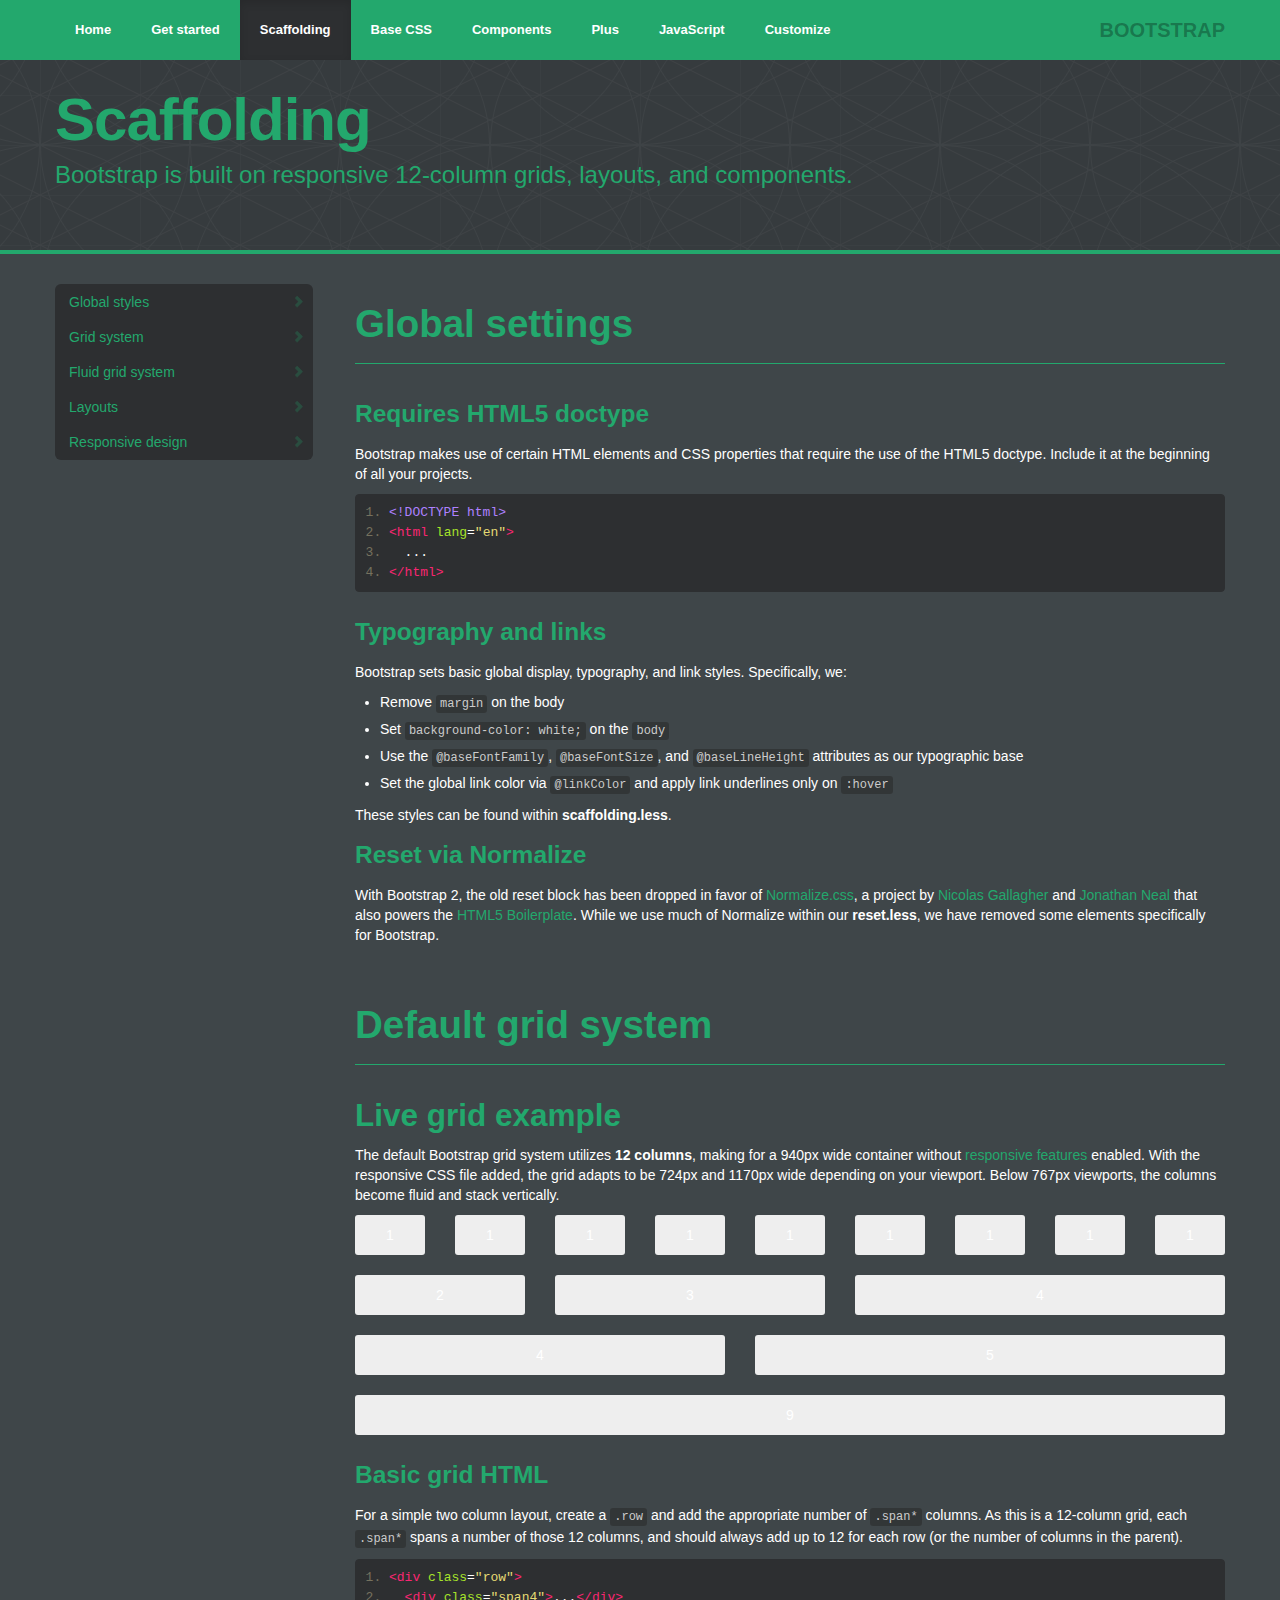
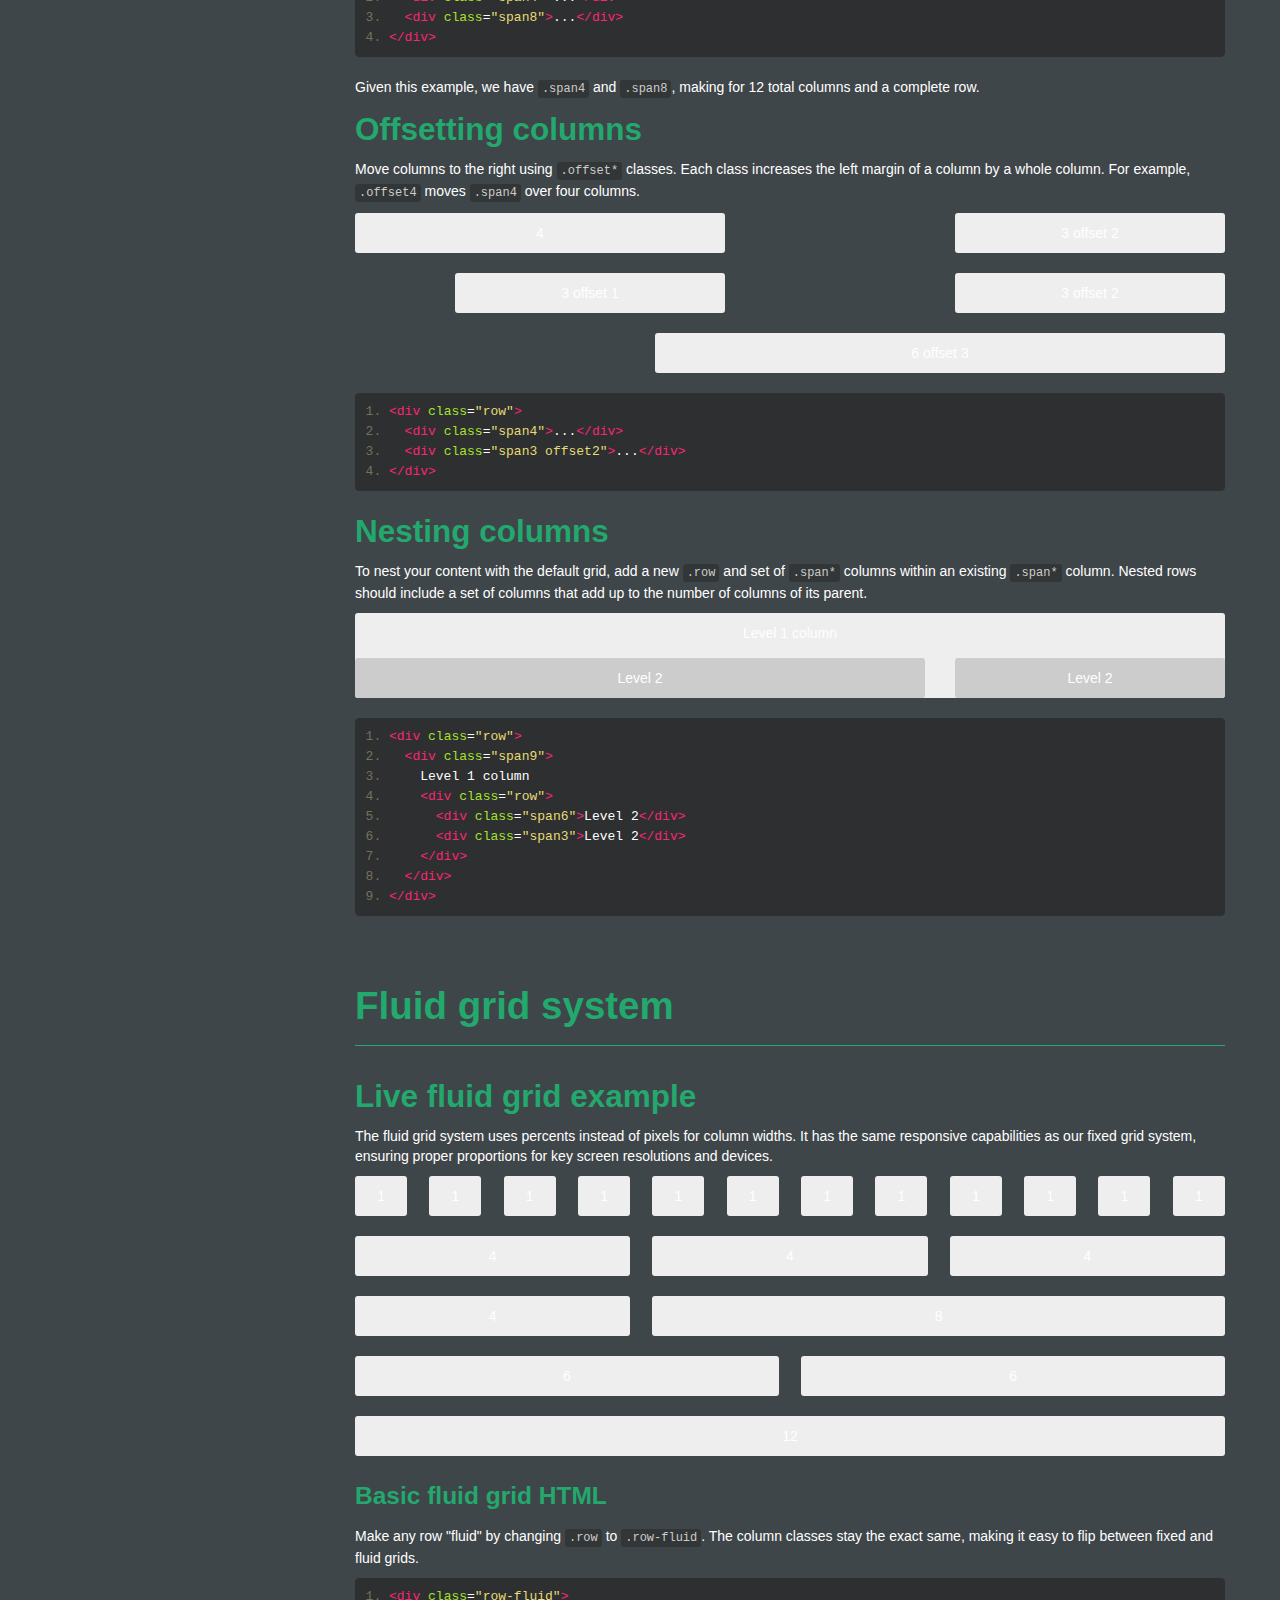
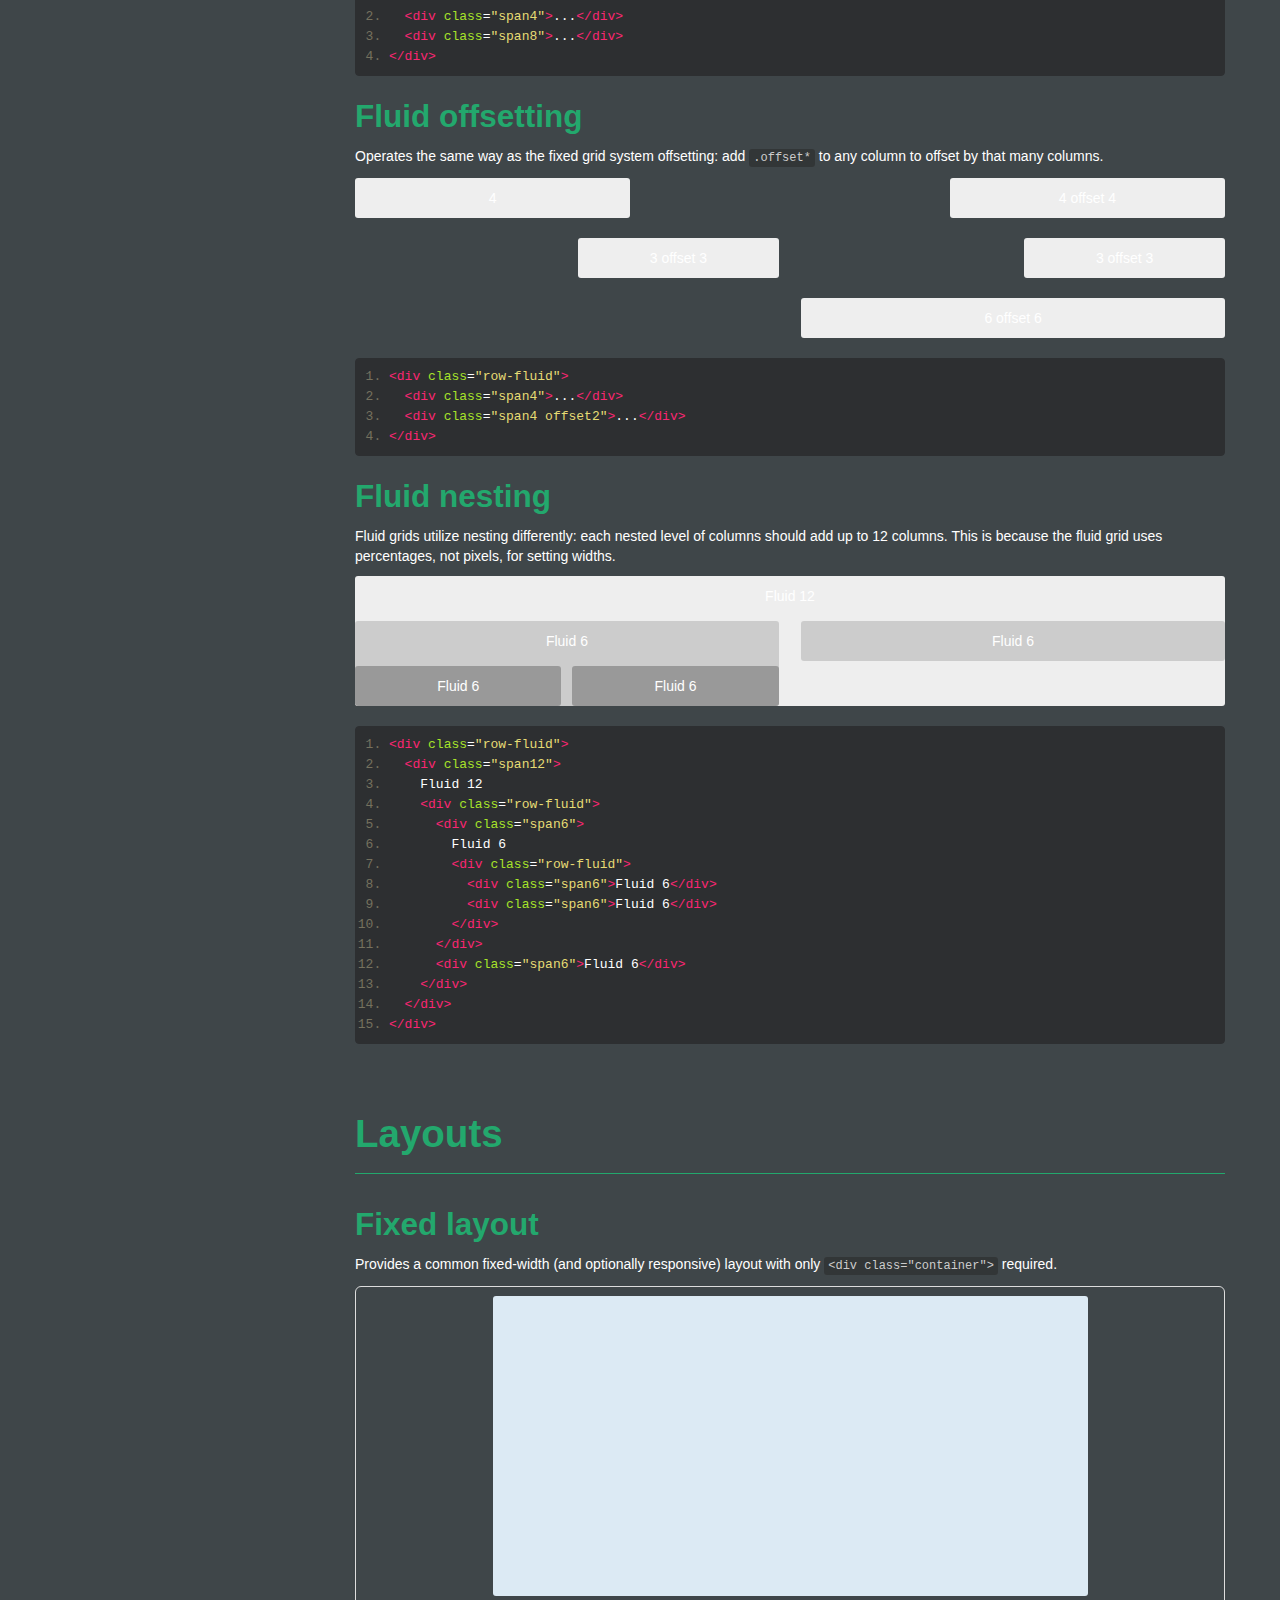
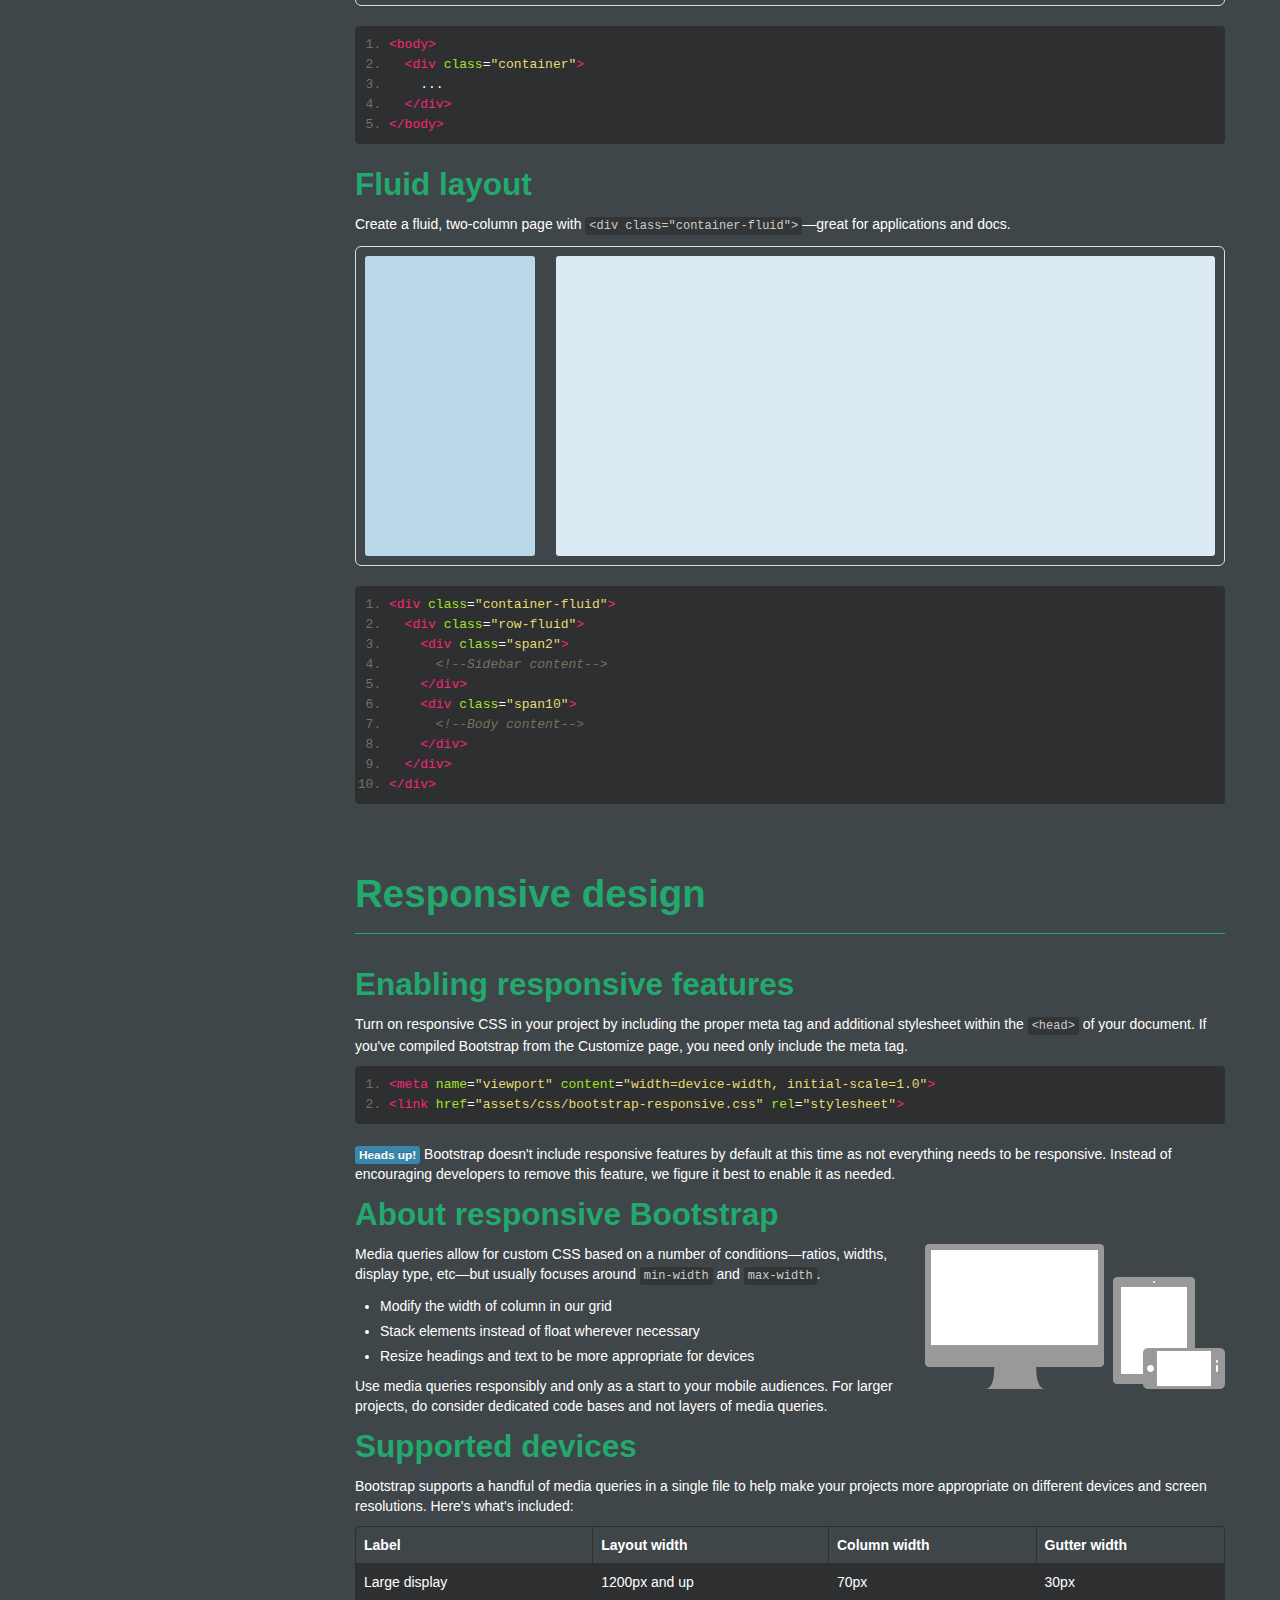
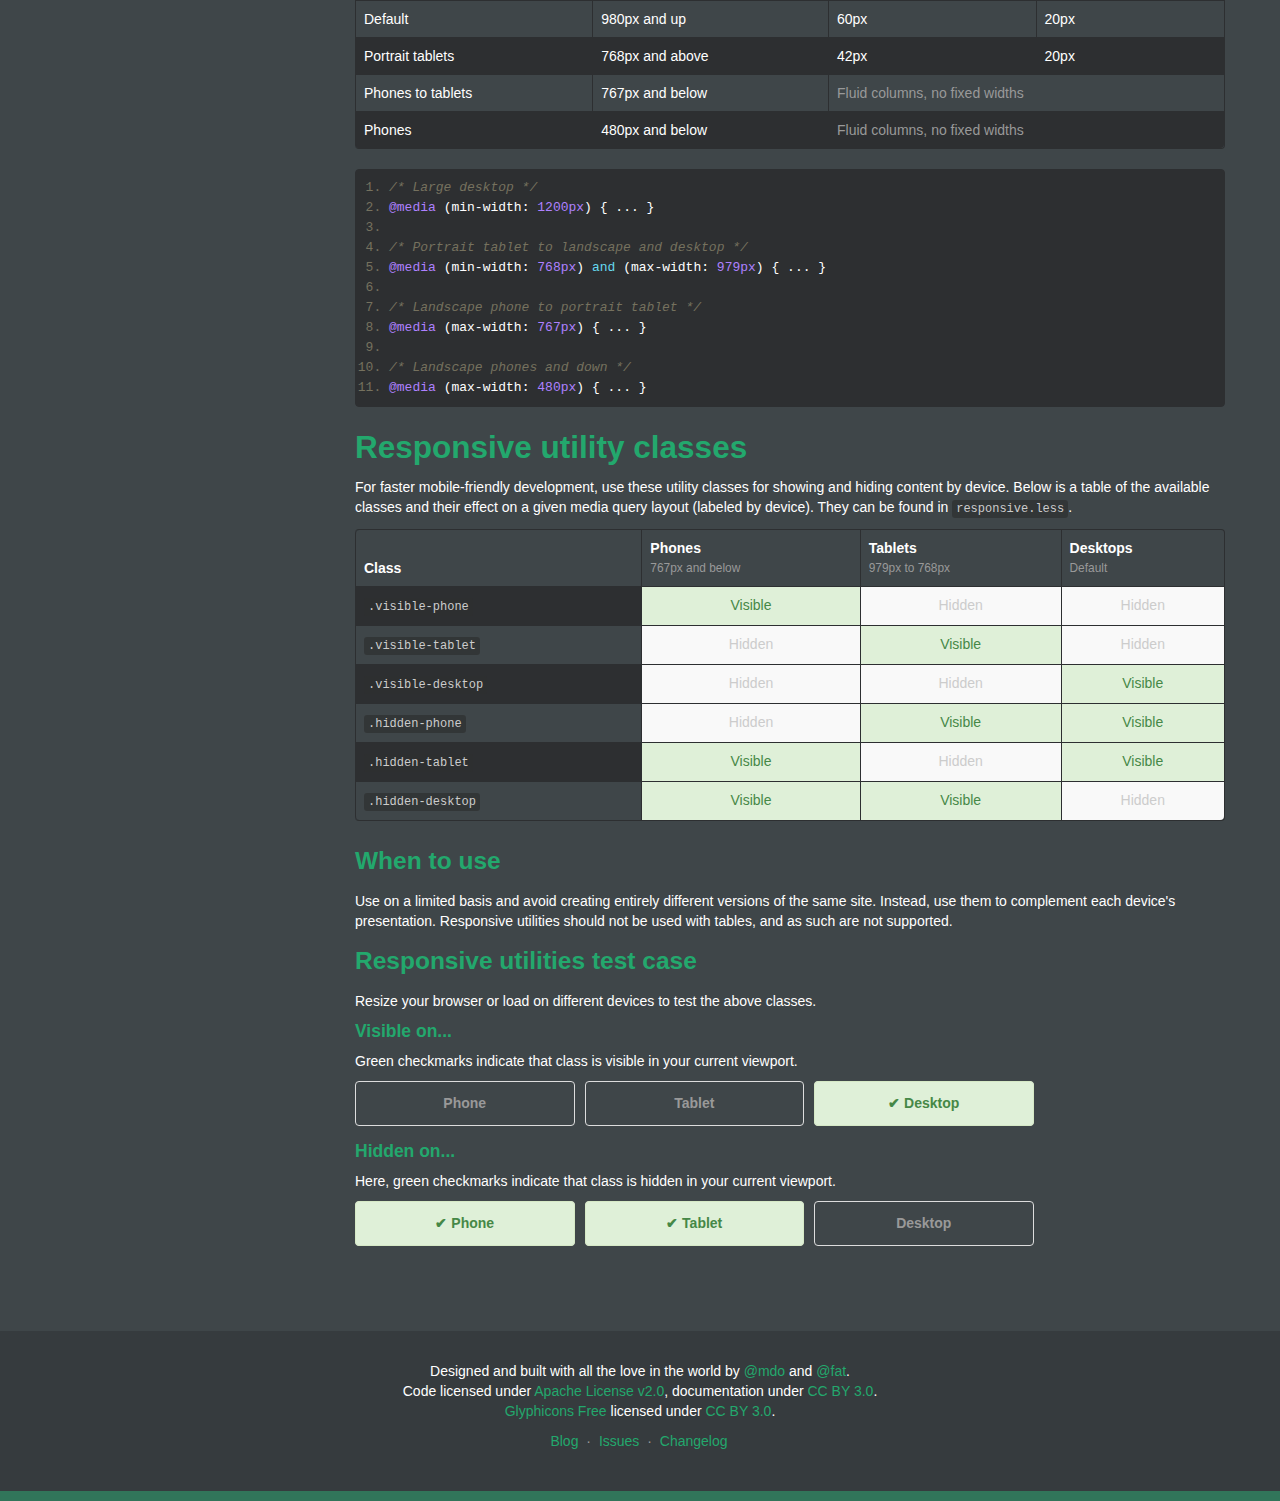
<file: scaffolding.html>
<!DOCTYPE html>
<html lang="en">
  <head>
    <meta charset="utf-8">
    <title>Scaffolding · Bootstrap</title>
    <meta name="viewport" content="width=device-width, initial-scale=1.0">
    <meta name="description" content="">
    <meta name="author" content="">

    <!-- Le styles -->
    <link href="assets/css/bootstrap.css" rel="stylesheet">
    <link href="assets/css/bootstrap-responsive.css" rel="stylesheet">
    <link href="assets/css/docs.css" rel="stylesheet">
    <link href="assets/js/google-code-prettify/prettify.css" rel="stylesheet">

    <!-- Le HTML5 shim, for IE6-8 support of HTML5 elements -->
    <!--[if lt IE 9]>
      <script src="assets/js/html5shiv.js"></script>
    <![endif]-->

    <!-- Le fav and touch icons -->
    <link rel="apple-touch-icon-precomposed" sizes="144x144" href="assets/ico/apple-touch-icon-144-precomposed.png">
    <link rel="apple-touch-icon-precomposed" sizes="114x114" href="assets/ico/apple-touch-icon-114-precomposed.png">
      <link rel="apple-touch-icon-precomposed" sizes="72x72" href="assets/ico/apple-touch-icon-72-precomposed.png">
                    <link rel="apple-touch-icon-precomposed" href="assets/ico/apple-touch-icon-57-precomposed.png">
                                   <link rel="shortcut icon" href="assets/ico/favicon.png">

    <script type="text/javascript">
      var _gaq = _gaq || [];
      _gaq.push(['_setAccount', 'UA-146052-10']);
      _gaq.push(['_trackPageview']);
      (function() {
        var ga = document.createElement('script'); ga.type = 'text/javascript'; ga.async = true;
        ga.src = ('https:' == document.location.protocol ? 'https://ssl' : 'http://www') + '.google-analytics.com/ga.js';
        var s = document.getElementsByTagName('script')[0]; s.parentNode.insertBefore(ga, s);
      })();
    </script>
  </head>

  <body data-spy="scroll" data-target=".bs-docs-sidebar">

    <!-- Navbar
    ================================================== -->
    <div class="navbar navbar-inverse navbar-fixed-top">
      <div class="navbar-inner">
        <div class="container">
          <button type="button" class="btn btn-navbar" data-toggle="collapse" data-target=".nav-collapse">
            <span class="icon-bar"></span>
            <span class="icon-bar"></span>
            <span class="icon-bar"></span>
          </button>
          <a class="brand" href="./index.html">Bootstrap</a>
          <div class="nav-collapse collapse">
            <ul class="nav">
              <li class="">
                <a href="./index.html">Home</a>
              </li>
              <li class="">
                <a href="./getting-started.html">Get started</a>
              </li>
              <li class="active">
                <a href="./scaffolding.html">Scaffolding</a>
              </li>
              <li class="">
                <a href="./base-css.html">Base CSS</a>
              </li>
              <li class="">
                <a href="./components.html">Components</a>
              </li>
              <li>
                <a href="./components-plus.html">Plus</a>
              </li>
              <li class="">
                <a href="./javascript.html">JavaScript</a>
              </li>
              <li class="">
                <a href="./customize.html">Customize</a>
              </li>
            </ul>
          </div>
        </div>
      </div>
    </div>

<!-- Subhead
================================================== -->
<header class="jumbotron subhead" id="overview">
  <div class="container">
    <h1>Scaffolding</h1>
    <p class="lead">Bootstrap is built on responsive 12-column grids, layouts, and components.</p>
  </div>
</header>

  <div class="container">

    <!-- Docs nav
    ================================================== -->
    <div class="row">
      <div class="span3 bs-docs-sidebar">
        <ul class="nav nav-list bs-docs-sidenav">
          <li><a href="#global"><i class="icon-chevron-right"></i> Global styles</a></li>
          <li><a href="#gridSystem"><i class="icon-chevron-right"></i> Grid system</a></li>
          <li><a href="#fluidGridSystem"><i class="icon-chevron-right"></i> Fluid grid system</a></li>
          <li><a href="#layouts"><i class="icon-chevron-right"></i> Layouts</a></li>
          <li><a href="#responsive"><i class="icon-chevron-right"></i> Responsive design</a></li>
        </ul>
      </div>
      <div class="span9">



        <!-- Global Bootstrap settings
        ================================================== -->
        <section id="global">
          <div class="page-header">
            <h1>Global settings</h1>
          </div>

          <h3>Requires HTML5 doctype</h3>
          <p>Bootstrap makes use of certain HTML elements and CSS properties that require the use of the HTML5 doctype. Include it at the beginning of all your projects.</p>
<pre class="prettyprint linenums">
&lt;!DOCTYPE html&gt;
&lt;html lang="en"&gt;
  ...
&lt;/html&gt;
</pre>

          <h3>Typography and links</h3>
          <p>Bootstrap sets basic global display, typography, and link styles. Specifically, we:</p>
          <ul>
            <li>Remove <code>margin</code> on the body</li>
            <li>Set <code>background-color: white;</code> on the <code>body</code></li>
            <li>Use the <code>@baseFontFamily</code>, <code>@baseFontSize</code>, and <code>@baseLineHeight</code> attributes as our typographic base</li>
            <li>Set the global link color via <code>@linkColor</code> and apply link underlines only on <code>:hover</code></li>
          </ul>
          <p>These styles can be found within <strong>scaffolding.less</strong>.</p>

          <h3>Reset via Normalize</h3>
          <p>With Bootstrap 2, the old reset block has been dropped in favor of <a href="http://necolas.github.com/normalize.css/" target="_blank">Normalize.css</a>, a project by <a href="http://twitter.com/necolas" target="_blank">Nicolas Gallagher</a> and <a href="http://twitter.com/jon_neal" target="_blank">Jonathan Neal</a> that also powers the <a href="http://html5boilerplate.com" target="_blank">HTML5 Boilerplate</a>. While we use much of Normalize within our <strong>reset.less</strong>, we have removed some elements specifically for Bootstrap.</p>

        </section>




        <!-- Grid system
        ================================================== -->
        <section id="gridSystem">
          <div class="page-header">
            <h1>Default grid system</h1>
          </div>

          <h2>Live grid example</h2>
          <p>The default Bootstrap grid system utilizes <strong>12 columns</strong>, making for a 940px wide container without <a href="./scaffolding.html#responsive">responsive features</a> enabled. With the responsive CSS file added, the grid adapts to be 724px and 1170px wide depending on your viewport. Below 767px viewports, the columns become fluid and stack vertically.</p>
          <div class="bs-docs-grid">
            <div class="row show-grid">
              <div class="span1">1</div>
              <div class="span1">1</div>
              <div class="span1">1</div>
              <div class="span1">1</div>
              <div class="span1">1</div>
              <div class="span1">1</div>
              <div class="span1">1</div>
              <div class="span1">1</div>
              <div class="span1">1</div>
            </div>
            <div class="row show-grid">
              <div class="span2">2</div>
              <div class="span3">3</div>
              <div class="span4">4</div>
            </div>
            <div class="row show-grid">
              <div class="span4">4</div>
              <div class="span5">5</div>
            </div>
            <div class="row show-grid">
              <div class="span9">9</div>
            </div>
          </div>

          <h3>Basic grid HTML</h3>
          <p>For a simple two column layout, create a <code>.row</code> and add the appropriate number of <code>.span*</code> columns. As this is a 12-column grid, each <code>.span*</code> spans a number of those 12 columns, and should always add up to 12 for each row (or the number of columns in the parent).</p>
<pre class="prettyprint linenums">
&lt;div class="row"&gt;
  &lt;div class="span4"&gt;...&lt;/div&gt;
  &lt;div class="span8"&gt;...&lt;/div&gt;
&lt;/div&gt;
</pre>
          <p>Given this example, we have <code>.span4</code> and <code>.span8</code>, making for 12 total columns and a complete row.</p>

          <h2>Offsetting columns</h2>
          <p>Move columns to the right using <code>.offset*</code> classes. Each class increases the left margin of a column by a whole column. For example, <code>.offset4</code> moves <code>.span4</code> over four columns.</p>
          <div class="bs-docs-grid">
            <div class="row show-grid">
              <div class="span4">4</div>
              <div class="span3 offset2">3 offset 2</div>
            </div><!-- /row -->
            <div class="row show-grid">
              <div class="span3 offset1">3 offset 1</div>
              <div class="span3 offset2">3 offset 2</div>
            </div><!-- /row -->
            <div class="row show-grid">
              <div class="span6 offset3">6 offset 3</div>
            </div><!-- /row -->
          </div>
<pre class="prettyprint linenums">
&lt;div class="row"&gt;
  &lt;div class="span4"&gt;...&lt;/div&gt;
  &lt;div class="span3 offset2"&gt;...&lt;/div&gt;
&lt;/div&gt;
</pre>

          <h2>Nesting columns</h2>
          <p>To nest your content with the default grid, add a new <code>.row</code> and set of <code>.span*</code> columns within an existing <code>.span*</code> column. Nested rows should include a set of columns that add up to the number of columns of its parent.</p>
          <div class="row show-grid">
            <div class="span9">
              Level 1 column
              <div class="row show-grid">
                <div class="span6">
                  Level 2
                </div>
                <div class="span3">
                  Level 2
                </div>
              </div>
            </div>
          </div>
<pre class="prettyprint linenums">
&lt;div class="row"&gt;
  &lt;div class="span9"&gt;
    Level 1 column
    &lt;div class="row"&gt;
      &lt;div class="span6"&gt;Level 2&lt;/div&gt;
      &lt;div class="span3"&gt;Level 2&lt;/div&gt;
    &lt;/div&gt;
  &lt;/div&gt;
&lt;/div&gt;
</pre>
        </section>



        <!-- Fluid grid system
        ================================================== -->
        <section id="fluidGridSystem">
          <div class="page-header">
            <h1>Fluid grid system</h1>
          </div>

          <h2>Live fluid grid example</h2>
          <p>The fluid grid system uses percents instead of pixels for column widths. It has the same responsive capabilities as our fixed grid system, ensuring proper proportions for key screen resolutions and devices.</p>
          <div class="bs-docs-grid">
            <div class="row-fluid show-grid">
              <div class="span1">1</div>
              <div class="span1">1</div>
              <div class="span1">1</div>
              <div class="span1">1</div>
              <div class="span1">1</div>
              <div class="span1">1</div>
              <div class="span1">1</div>
              <div class="span1">1</div>
              <div class="span1">1</div>
              <div class="span1">1</div>
              <div class="span1">1</div>
              <div class="span1">1</div>
            </div>
            <div class="row-fluid show-grid">
              <div class="span4">4</div>
              <div class="span4">4</div>
              <div class="span4">4</div>
            </div>
            <div class="row-fluid show-grid">
              <div class="span4">4</div>
              <div class="span8">8</div>
            </div>
            <div class="row-fluid show-grid">
              <div class="span6">6</div>
              <div class="span6">6</div>
            </div>
            <div class="row-fluid show-grid">
              <div class="span12">12</div>
            </div>
          </div>

          <h3>Basic fluid grid HTML</h3>
          <p>Make any row "fluid" by changing <code>.row</code> to <code>.row-fluid</code>. The column classes stay the exact same, making it easy to flip between fixed and fluid grids.</p>
<pre class="prettyprint linenums">
&lt;div class="row-fluid"&gt;
  &lt;div class="span4"&gt;...&lt;/div&gt;
  &lt;div class="span8"&gt;...&lt;/div&gt;
&lt;/div&gt;
</pre>

          <h2>Fluid offsetting</h2>
          <p>Operates the same way as the fixed grid system offsetting: add <code>.offset*</code> to any column to offset by that many columns.</p>
          <div class="bs-docs-grid">
            <div class="row-fluid show-grid">
              <div class="span4">4</div>
              <div class="span4 offset4">4 offset 4</div>
            </div><!-- /row -->
            <div class="row-fluid show-grid">
              <div class="span3 offset3">3 offset 3</div>
              <div class="span3 offset3">3 offset 3</div>
            </div><!-- /row -->
            <div class="row-fluid show-grid">
              <div class="span6 offset6">6 offset 6</div>
            </div><!-- /row -->
          </div>
<pre class="prettyprint linenums">
&lt;div class="row-fluid"&gt;
  &lt;div class="span4"&gt;...&lt;/div&gt;
  &lt;div class="span4 offset2"&gt;...&lt;/div&gt;
&lt;/div&gt;
</pre>

          <h2>Fluid nesting</h2>
          <p>Fluid grids utilize nesting differently: each nested level of columns should add up to 12 columns. This is because the fluid grid uses percentages, not pixels, for setting widths.</p>
          <div class="row-fluid show-grid">
            <div class="span12">
              Fluid 12
              <div class="row-fluid show-grid">
                <div class="span6">
                  Fluid 6
                  <div class="row-fluid show-grid">
                    <div class="span6">
                      Fluid 6
                    </div>
                    <div class="span6">
                      Fluid 6
                    </div>
                  </div>
                </div>
                <div class="span6">
                  Fluid 6
                </div>
              </div>
            </div>
          </div>
<pre class="prettyprint linenums">
&lt;div class="row-fluid"&gt;
  &lt;div class="span12"&gt;
    Fluid 12
    &lt;div class="row-fluid"&gt;
      &lt;div class="span6"&gt;
        Fluid 6
        &lt;div class="row-fluid"&gt;
          &lt;div class="span6"&gt;Fluid 6&lt;/div&gt;
          &lt;div class="span6"&gt;Fluid 6&lt;/div&gt;
        &lt;/div&gt;
      &lt;/div&gt;
      &lt;div class="span6"&gt;Fluid 6&lt;/div&gt;
    &lt;/div&gt;
  &lt;/div&gt;
&lt;/div&gt;
</pre>

        </section>




        <!-- Layouts (Default and fluid)
        ================================================== -->
        <section id="layouts">
          <div class="page-header">
            <h1>Layouts</h1>
          </div>

          <h2>Fixed layout</h2>
          <p>Provides a common fixed-width (and optionally responsive) layout with only <code>&lt;div class="container"&gt;</code> required.</p>
          <div class="mini-layout">
            <div class="mini-layout-body"></div>
          </div>
<pre class="prettyprint linenums">
&lt;body&gt;
  &lt;div class="container"&gt;
    ...
  &lt;/div&gt;
&lt;/body&gt;
</pre>

          <h2>Fluid layout</h2>
          <p>Create a fluid, two-column page with <code>&lt;div class="container-fluid"&gt;</code>&mdash;great for applications and docs.</p>
          <div class="mini-layout fluid">
            <div class="mini-layout-sidebar"></div>
            <div class="mini-layout-body"></div>
          </div>
<pre class="prettyprint linenums">
&lt;div class="container-fluid"&gt;
  &lt;div class="row-fluid"&gt;
    &lt;div class="span2"&gt;
      &lt;!--Sidebar content--&gt;
    &lt;/div&gt;
    &lt;div class="span10"&gt;
      &lt;!--Body content--&gt;
    &lt;/div&gt;
  &lt;/div&gt;
&lt;/div&gt;
</pre>
        </section>




        <!-- Responsive design
        ================================================== -->
        <section id="responsive">
          <div class="page-header">
            <h1>Responsive design</h1>
          </div>

          <h2>Enabling responsive features</h2>
          <p>Turn on responsive CSS in your project by including the proper meta tag and additional stylesheet within the <code>&lt;head&gt;</code> of your document. If you've compiled Bootstrap from the Customize page, you need only include the meta tag.</p>
<pre class="prettyprint linenums">
&lt;meta name="viewport" content="width=device-width, initial-scale=1.0"&gt;
&lt;link href="assets/css/bootstrap-responsive.css" rel="stylesheet"&gt;
</pre>
          <p><span class="label label-info">Heads up!</span>  Bootstrap doesn't include responsive features by default at this time as not everything needs to be responsive. Instead of encouraging developers to remove this feature, we figure it best to enable it as needed.</p>

          <h2>About responsive Bootstrap</h2>
          <img src="assets/img/responsive-illustrations.png" alt="Responsive devices" style="float: right; margin: 0 0 20px 20px;">
          <p>Media queries allow for custom CSS based on a number of conditions&mdash;ratios, widths, display type, etc&mdash;but usually focuses around <code>min-width</code> and <code>max-width</code>.</p>
          <ul>
            <li>Modify the width of column in our grid</li>
            <li>Stack elements instead of float wherever necessary</li>
            <li>Resize headings and text to be more appropriate for devices</li>
          </ul>
          <p>Use media queries responsibly and only as a start to your mobile audiences. For larger projects, do consider dedicated code bases and not layers of media queries.</p>

          <h2>Supported devices</h2>
          <p>Bootstrap supports a handful of media queries in a single file to help make your projects more appropriate on different devices and screen resolutions. Here's what's included:</p>
          <table class="table table-bordered table-striped">
            <thead>
              <tr>
                <th>Label</th>
                <th>Layout width</th>
                <th>Column width</th>
                <th>Gutter width</th>
              </tr>
            </thead>
            <tbody>
              <tr>
                <td>Large display</td>
                <td>1200px and up</td>
                <td>70px</td>
                <td>30px</td>
              </tr>
              <tr>
                <td>Default</td>
                <td>980px and up</td>
                <td>60px</td>
                <td>20px</td>
              </tr>
              <tr>
                <td>Portrait tablets</td>
                <td>768px and above</td>
                <td>42px</td>
                <td>20px</td>
              </tr>
              <tr>
                <td>Phones to tablets</td>
                <td>767px and below</td>
                <td class="muted" colspan="2">Fluid columns, no fixed widths</td>
              </tr>
              <tr>
                <td>Phones</td>
                <td>480px and below</td>
                <td class="muted" colspan="2">Fluid columns, no fixed widths</td>
              </tr>
            </tbody>
          </table>
<pre class="prettyprint linenums">
/* Large desktop */
@media (min-width: 1200px) { ... }

/* Portrait tablet to landscape and desktop */
@media (min-width: 768px) and (max-width: 979px) { ... }

/* Landscape phone to portrait tablet */
@media (max-width: 767px) { ... }

/* Landscape phones and down */
@media (max-width: 480px) { ... }
</pre>


          <h2>Responsive utility classes</h2>
          <p>For faster mobile-friendly development, use these utility classes for showing and hiding content by device. Below is a table of the available classes and their effect on a given media query layout (labeled by device). They can be found in <code>responsive.less</code>.</p>
          <table class="table table-bordered table-striped responsive-utilities">
            <thead>
              <tr>
                <th>Class</th>
                <th>Phones <small>767px and below</small></th>
                <th>Tablets <small>979px to 768px</small></th>
                <th>Desktops <small>Default</small></th>
              </tr>
            </thead>
            <tbody>
              <tr>
                <th><code>.visible-phone</code></th>
                <td class="is-visible">Visible</td>
                <td class="is-hidden">Hidden</td>
                <td class="is-hidden">Hidden</td>
              </tr>
              <tr>
                <th><code>.visible-tablet</code></th>
                <td class="is-hidden">Hidden</td>
                <td class="is-visible">Visible</td>
                <td class="is-hidden">Hidden</td>
              </tr>
              <tr>
                <th><code>.visible-desktop</code></th>
                <td class="is-hidden">Hidden</td>
                <td class="is-hidden">Hidden</td>
                <td class="is-visible">Visible</td>
              </tr>
              <tr>
                <th><code>.hidden-phone</code></th>
                <td class="is-hidden">Hidden</td>
                <td class="is-visible">Visible</td>
                <td class="is-visible">Visible</td>
              </tr>
              <tr>
                <th><code>.hidden-tablet</code></th>
                <td class="is-visible">Visible</td>
                <td class="is-hidden">Hidden</td>
                <td class="is-visible">Visible</td>
              </tr>
              <tr>
                <th><code>.hidden-desktop</code></th>
                <td class="is-visible">Visible</td>
                <td class="is-visible">Visible</td>
                <td class="is-hidden">Hidden</td>
              </tr>
            </tbody>
          </table>

          <h3>When to use</h3>
          <p>Use on a limited basis and avoid creating entirely different versions of the same site. Instead, use them to complement each device's presentation. Responsive utilities should not be used with tables, and as such are not supported.</p>

          <h3>Responsive utilities test case</h3>
          <p>Resize your browser or load on different devices to test the above classes.</p>
          <h4>Visible on...</h4>
          <p>Green checkmarks indicate that class is visible in your current viewport.</p>
          <ul class="responsive-utilities-test">
            <li>Phone<span class="visible-phone">&#10004; Phone</span></li>
            <li>Tablet<span class="visible-tablet">&#10004; Tablet</span></li>
            <li>Desktop<span class="visible-desktop">&#10004; Desktop</span></li>
          </ul>
          <h4>Hidden on...</h4>
          <p>Here, green checkmarks indicate that class is hidden in your current viewport.</p>
          <ul class="responsive-utilities-test hidden-on">
            <li>Phone<span class="hidden-phone">&#10004; Phone</span></li>
            <li>Tablet<span class="hidden-tablet">&#10004; Tablet</span></li>
            <li>Desktop<span class="hidden-desktop">&#10004; Desktop</span></li>
          </ul>

        </section>



      </div>
    </div>

  </div>



    <!-- Footer
    ================================================== -->
    <footer class="footer">
      <div class="container">
        <p>Designed and built with all the love in the world by <a href="http://twitter.com/mdo" target="_blank">@mdo</a> and <a href="http://twitter.com/fat" target="_blank">@fat</a>.</p>
        <p>Code licensed under <a href="http://www.apache.org/licenses/LICENSE-2.0" target="_blank">Apache License v2.0</a>, documentation under <a href="http://creativecommons.org/licenses/by/3.0/">CC BY 3.0</a>.</p>
        <p><a href="http://glyphicons.com">Glyphicons Free</a> licensed under <a href="http://creativecommons.org/licenses/by/3.0/">CC BY 3.0</a>.</p>
        <ul class="footer-links">
          <li><a href="http://blog.getbootstrap.com">Blog</a></li>
          <li class="muted">&middot;</li>
          <li><a href="https://github.com/twitter/bootstrap/issues?state=open">Issues</a></li>
          <li class="muted">&middot;</li>
          <li><a href="https://github.com/twitter/bootstrap/blob/master/CHANGELOG.md">Changelog</a></li>
        </ul>
      </div>
    </footer>



    <!-- Le javascript
    ================================================== -->
    <!-- Placed at the end of the document so the pages load faster -->
    <script type="text/javascript" src="http://platform.twitter.com/widgets.js"></script>
    <script src="assets/js/jquery.js"></script>
    <script src="assets/js/bootstrap-transition.js"></script>
    <script src="assets/js/bootstrap-alert.js"></script>
    <script src="assets/js/bootstrap-modal.js"></script>
    <script src="assets/js/bootstrap-dropdown.js"></script>
    <script src="assets/js/bootstrap-scrollspy.js"></script>
    <script src="assets/js/bootstrap-tab.js"></script>
    <script src="assets/js/bootstrap-tooltip.js"></script>
    <script src="assets/js/bootstrap-popover.js"></script>
    <script src="assets/js/bootstrap-button.js"></script>
    <script src="assets/js/bootstrap-collapse.js"></script>
    <script src="assets/js/bootstrap-carousel.js"></script>
    <script src="assets/js/bootstrap-typeahead.js"></script>
    <script src="assets/js/bootstrap-affix.js"></script>

    <script src="assets/js/holder/holder.js"></script>
    <script src="assets/js/google-code-prettify/prettify.js"></script>

    <script src="assets/js/application.js"></script>


    <!-- Analytics
    ================================================== -->
    <script>
      var _gauges = _gauges || [];
      (function() {
        var t   = document.createElement('script');
        t.type  = 'text/javascript';
        t.async = true;
        t.id    = 'gauges-tracker';
        t.setAttribute('data-site-id', '4f0dc9fef5a1f55508000013');
        t.src = '//secure.gaug.es/track.js';
        var s = document.getElementsByTagName('script')[0];
        s.parentNode.insertBefore(t, s);
      })();
    </script>

  </body>
</html>
</file>
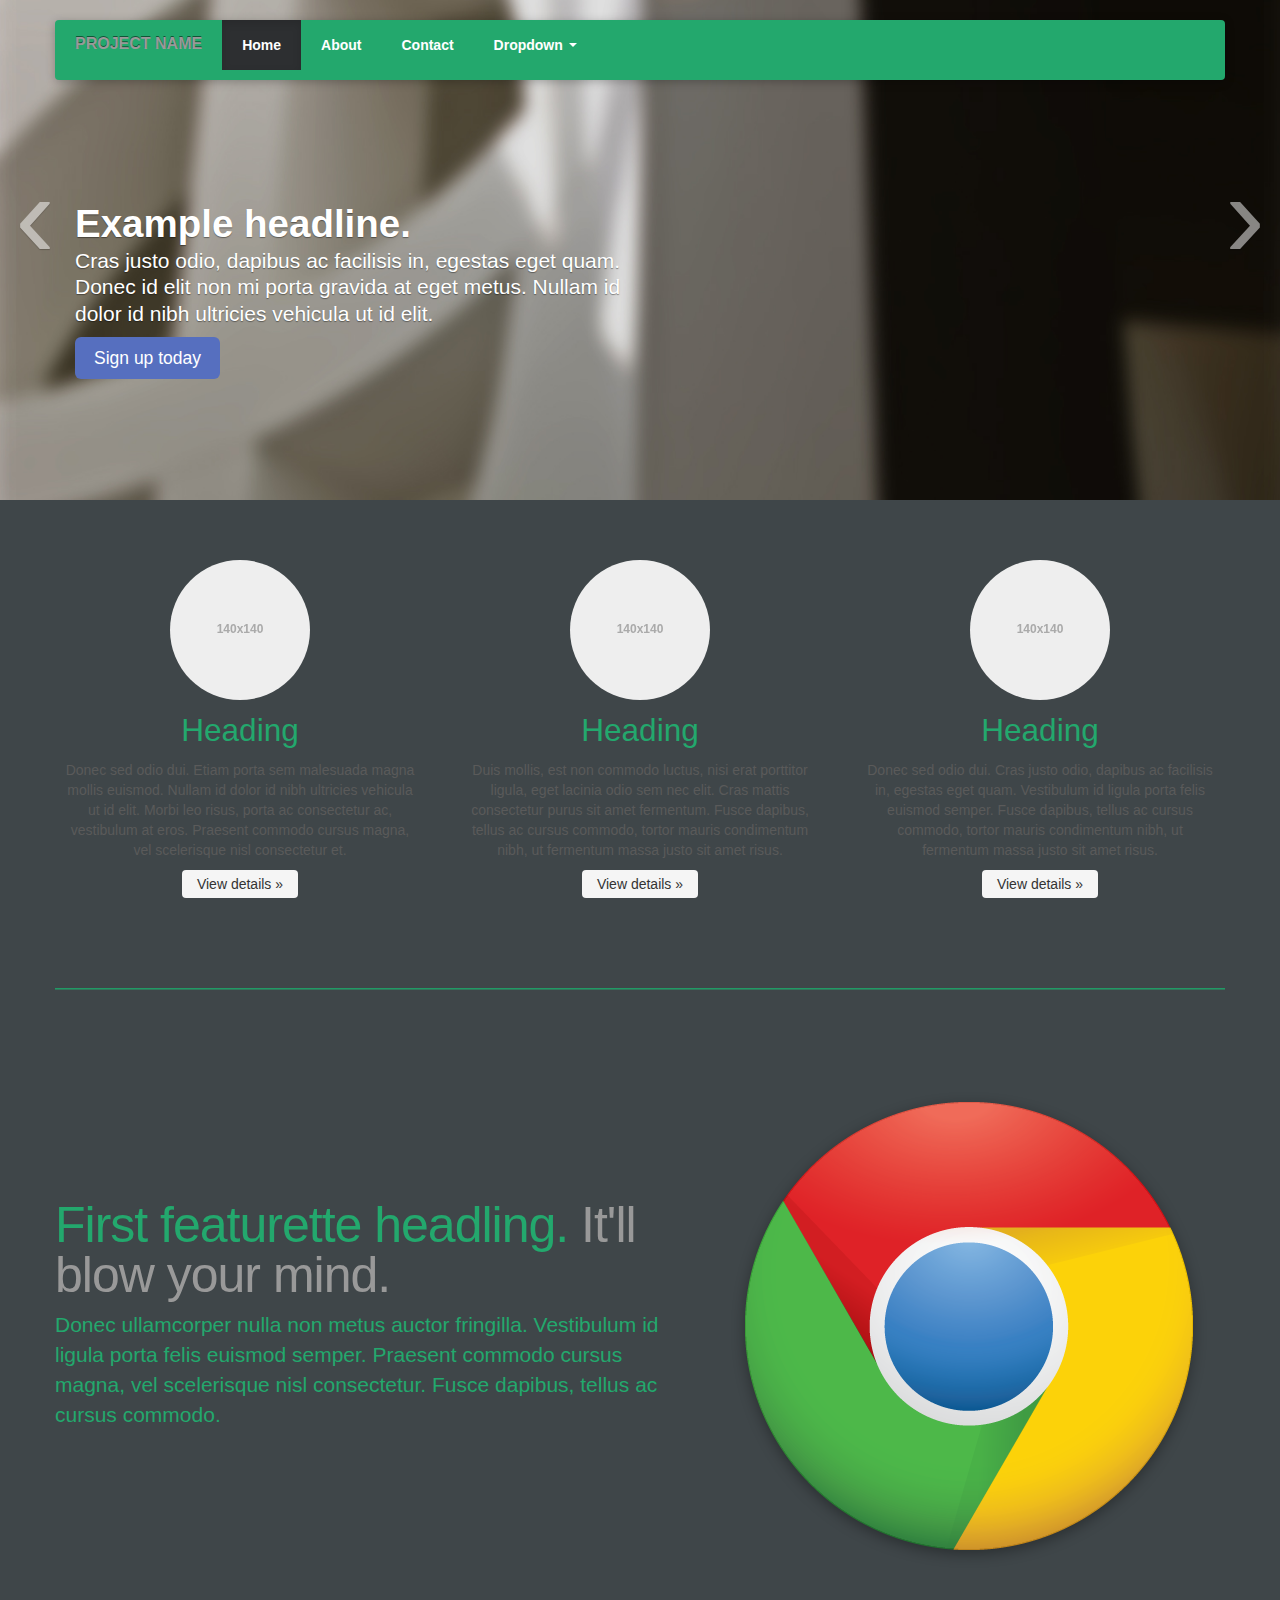
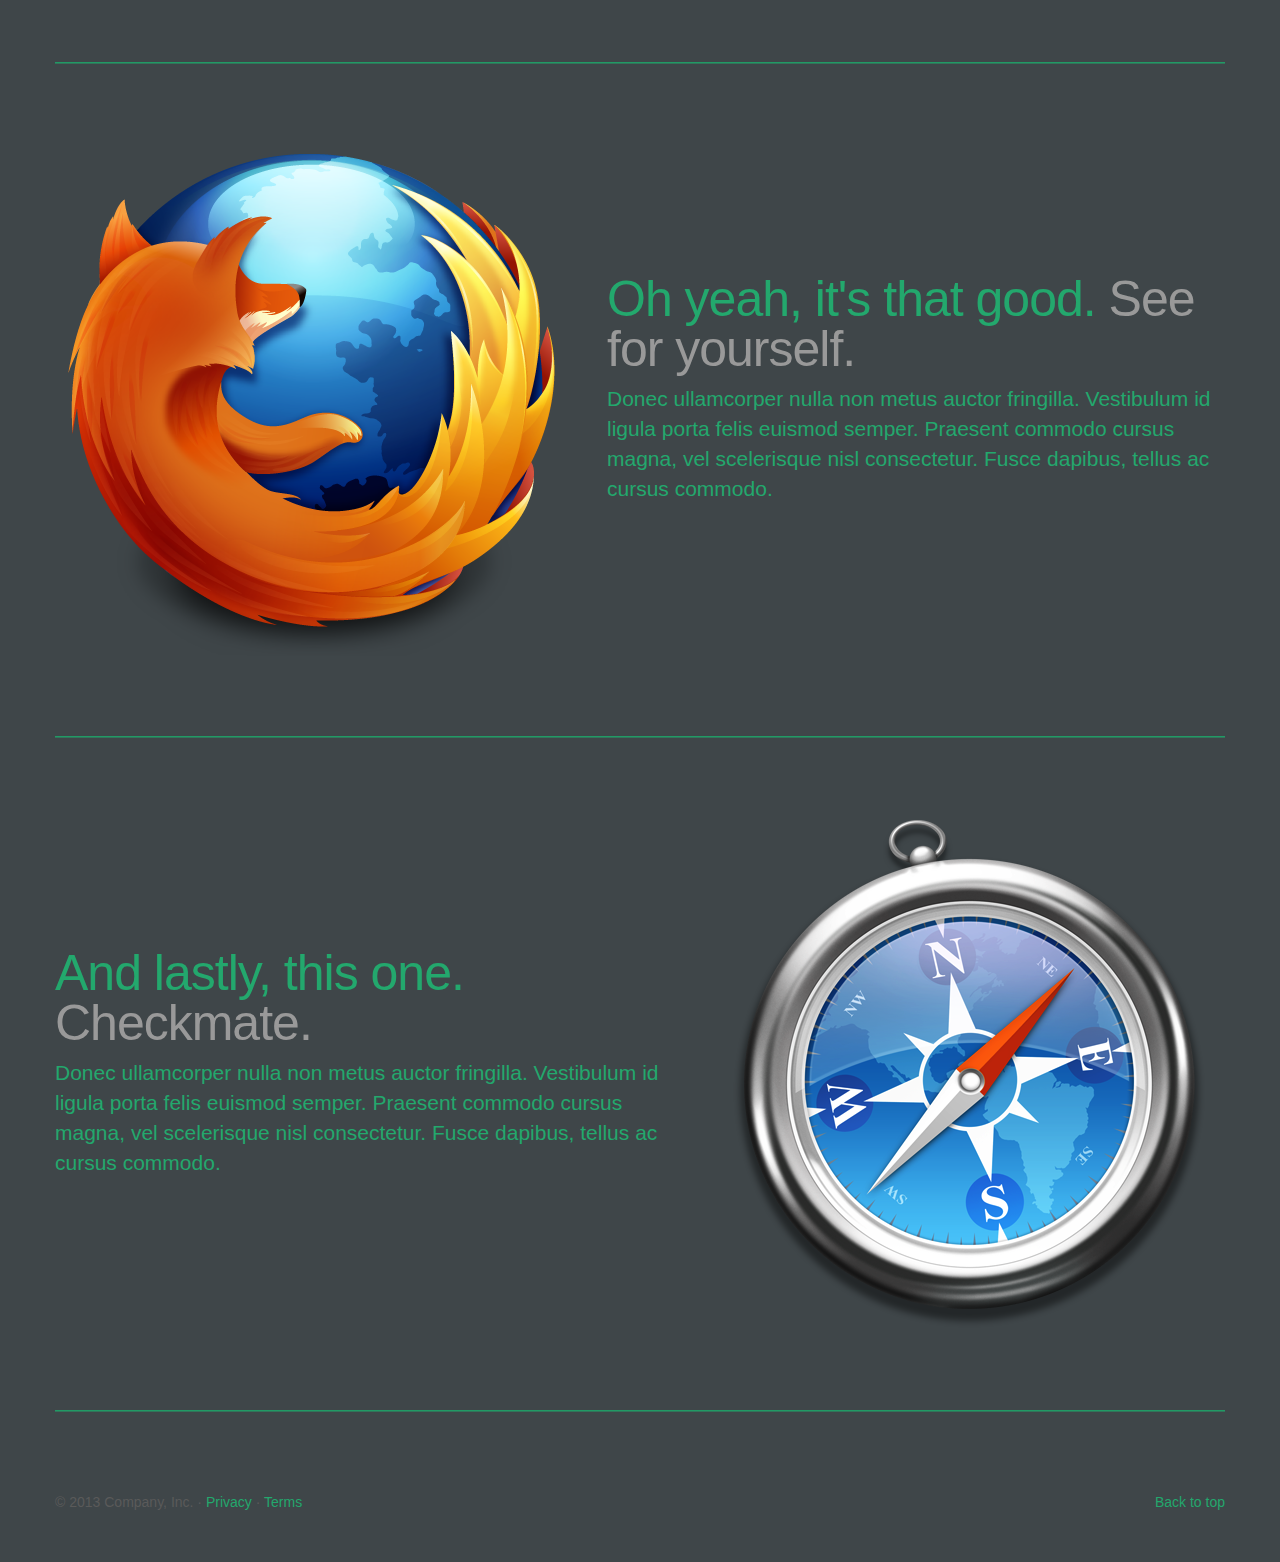
<file: examples/carousel.html>
<!DOCTYPE html>
<html lang="en">
  <head>
    <meta charset="utf-8">
    <title>Carousel Template &middot; Bootstrap</title>
    <meta name="viewport" content="width=device-width, initial-scale=1.0">
    <meta name="description" content="">
    <meta name="author" content="">

    <!-- Le styles -->
    <link href="../assets/css/bootstrap.css" rel="stylesheet">
    <link href="../assets/css/bootstrap-responsive.css" rel="stylesheet">
    <style>

    /* GLOBAL STYLES
    -------------------------------------------------- */
    /* Padding below the footer and lighter body text */

    body {
      padding-bottom: 40px;
      color: #5a5a5a;
    }



    /* CUSTOMIZE THE NAVBAR
    -------------------------------------------------- */

    /* Special class on .container surrounding .navbar, used for positioning it into place. */
    .navbar-wrapper {
      position: absolute;
      top: 0;
      left: 0;
      right: 0;
      z-index: 10;
      margin-top: 20px;
      margin-bottom: -90px; /* Negative margin to pull up carousel. 90px is roughly margins and height of navbar. */
    }
    .navbar-wrapper .navbar {

    }

    /* Remove border and change up box shadow for more contrast */
    .navbar .navbar-inner {
      border: 0;
      -webkit-box-shadow: 0 2px 10px rgba(0,0,0,.25);
         -moz-box-shadow: 0 2px 10px rgba(0,0,0,.25);
              box-shadow: 0 2px 10px rgba(0,0,0,.25);
    }

    /* Downsize the brand/project name a bit */
    .navbar .brand {
      padding: 14px 20px 16px; /* Increase vertical padding to match navbar links */
      font-size: 16px;
      font-weight: bold;
      text-shadow: 0 -1px 0 rgba(0,0,0,.5);
    }

    /* Navbar links: increase padding for taller navbar */
    .navbar .nav > li > a {
      padding: 15px 20px;
    }

    /* Offset the responsive button for proper vertical alignment */
    .navbar .btn-navbar {
      margin-top: 10px;
    }



    /* CUSTOMIZE THE CAROUSEL
    -------------------------------------------------- */

    /* Carousel base class */
    .carousel {
      margin-bottom: 60px;
    }

    .carousel .container {
      position: relative;
      z-index: 9;
    }

    .carousel-control {
      height: 80px;
      margin-top: 0;
      font-size: 120px;
      text-shadow: 0 1px 1px rgba(0,0,0,.4);
      background-color: transparent;
      border: 0;
      z-index: 10;
    }

    .carousel .item {
      height: 500px;
    }
    .carousel img {
      position: absolute;
      top: 0;
      left: 0;
      min-width: 100%;
      height: 500px;
    }

    .carousel-caption {
      background-color: transparent;
      position: static;
      max-width: 550px;
      padding: 0 20px;
      margin-top: 200px;
    }
    .carousel-caption h1,
    .carousel-caption .lead {
      margin: 0;
      line-height: 1.25;
      color: #fff;
      text-shadow: 0 1px 1px rgba(0,0,0,.4);
    }
    .carousel-caption .btn {
      margin-top: 10px;
    }



    /* MARKETING CONTENT
    -------------------------------------------------- */

    /* Center align the text within the three columns below the carousel */
    .marketing .span4 {
      text-align: center;
    }
    .marketing h2 {
      font-weight: normal;
    }
    .marketing .span4 p {
      margin-left: 10px;
      margin-right: 10px;
    }


    /* Featurettes
    ------------------------- */

    .featurette-divider {
      margin: 80px 0; /* Space out the Bootstrap <hr> more */
    }
    .featurette {
      padding-top: 120px; /* Vertically center images part 1: add padding above and below text. */
      overflow: hidden; /* Vertically center images part 2: clear their floats. */
    }
    .featurette-image {
      margin-top: -120px; /* Vertically center images part 3: negative margin up the image the same amount of the padding to center it. */
    }

    /* Give some space on the sides of the floated elements so text doesn't run right into it. */
    .featurette-image.pull-left {
      margin-right: 40px;
    }
    .featurette-image.pull-right {
      margin-left: 40px;
    }

    /* Thin out the marketing headings */
    .featurette-heading {
      font-size: 50px;
      font-weight: 300;
      line-height: 1;
      letter-spacing: -1px;
    }



    /* RESPONSIVE CSS
    -------------------------------------------------- */

    @media (max-width: 979px) {

      .container.navbar-wrapper {
        margin-bottom: 0;
        width: auto;
      }
      .navbar-inner {
        border-radius: 0;
        margin: -20px 0;
      }

      .carousel .item {
        height: 500px;
      }
      .carousel img {
        width: auto;
        height: 500px;
      }

      .featurette {
        height: auto;
        padding: 0;
      }
      .featurette-image.pull-left,
      .featurette-image.pull-right {
        display: block;
        float: none;
        max-width: 40%;
        margin: 0 auto 20px;
      }
    }


    @media (max-width: 767px) {

      .navbar-inner {
        margin: -20px;
      }

      .carousel {
        margin-left: -20px;
        margin-right: -20px;
      }
      .carousel .container {

      }
      .carousel .item {
        height: 300px;
      }
      .carousel img {
        height: 300px;
      }
      .carousel-caption {
        width: 65%;
        padding: 0 70px;
        margin-top: 100px;
      }
      .carousel-caption h1 {
        font-size: 30px;
      }
      .carousel-caption .lead,
      .carousel-caption .btn {
        font-size: 18px;
      }

      .marketing .span4 + .span4 {
        margin-top: 40px;
      }

      .featurette-heading {
        font-size: 30px;
      }
      .featurette .lead {
        font-size: 18px;
        line-height: 1.5;
      }

    }
    </style>

    <!-- HTML5 shim, for IE6-8 support of HTML5 elements -->
    <!--[if lt IE 9]>
      <script src="../assets/js/html5shiv.js"></script>
    <![endif]-->

    <!-- Fav and touch icons -->
    <link rel="apple-touch-icon-precomposed" sizes="144x144" href="../assets/ico/apple-touch-icon-144-precomposed.png">
    <link rel="apple-touch-icon-precomposed" sizes="114x114" href="../assets/ico/apple-touch-icon-114-precomposed.png">
      <link rel="apple-touch-icon-precomposed" sizes="72x72" href="../assets/ico/apple-touch-icon-72-precomposed.png">
                    <link rel="apple-touch-icon-precomposed" href="../assets/ico/apple-touch-icon-57-precomposed.png">
                                   <link rel="shortcut icon" href="../assets/ico/favicon.png">
  </head>

  <body>



    <!-- NAVBAR
    ================================================== -->
    <div class="navbar-wrapper">
      <!-- Wrap the .navbar in .container to center it within the absolutely positioned parent. -->
      <div class="container">

        <div class="navbar navbar-inverse">
          <div class="navbar-inner">
            <!-- Responsive Navbar Part 1: Button for triggering responsive navbar (not covered in tutorial). Include responsive CSS to utilize. -->
            <button type="button" class="btn btn-navbar" data-toggle="collapse" data-target=".nav-collapse">
              <span class="icon-bar"></span>
              <span class="icon-bar"></span>
              <span class="icon-bar"></span>
            </button>
            <a class="brand" href="#">Project name</a>
            <!-- Responsive Navbar Part 2: Place all navbar contents you want collapsed withing .navbar-collapse.collapse. -->
            <div class="nav-collapse collapse">
              <ul class="nav">
                <li class="active"><a href="#">Home</a></li>
                <li><a href="#about">About</a></li>
                <li><a href="#contact">Contact</a></li>
                <!-- Read about Bootstrap dropdowns at http://twitter.github.com/bootstrap/javascript.html#dropdowns -->
                <li class="dropdown">
                  <a href="#" class="dropdown-toggle" data-toggle="dropdown">Dropdown <b class="caret"></b></a>
                  <ul class="dropdown-menu">
                    <li><a href="#">Action</a></li>
                    <li><a href="#">Another action</a></li>
                    <li><a href="#">Something else here</a></li>
                    <li class="divider"></li>
                    <li class="nav-header">Nav header</li>
                    <li><a href="#">Separated link</a></li>
                    <li><a href="#">One more separated link</a></li>
                  </ul>
                </li>
              </ul>
            </div><!--/.nav-collapse -->
          </div><!-- /.navbar-inner -->
        </div><!-- /.navbar -->

      </div> <!-- /.container -->
    </div><!-- /.navbar-wrapper -->



    <!-- Carousel
    ================================================== -->
    <div id="myCarousel" class="carousel slide">
      <div class="carousel-inner">
        <div class="item active">
          <img src="../assets/img/examples/slide-01.jpg" alt="">
          <div class="container">
            <div class="carousel-caption">
              <h1>Example headline.</h1>
              <p class="lead">Cras justo odio, dapibus ac facilisis in, egestas eget quam. Donec id elit non mi porta gravida at eget metus. Nullam id dolor id nibh ultricies vehicula ut id elit.</p>
              <a class="btn btn-large btn-primary" href="#">Sign up today</a>
            </div>
          </div>
        </div>
        <div class="item">
          <img src="../assets/img/examples/slide-02.jpg" alt="">
          <div class="container">
            <div class="carousel-caption">
              <h1>Another example headline.</h1>
              <p class="lead">Cras justo odio, dapibus ac facilisis in, egestas eget quam. Donec id elit non mi porta gravida at eget metus. Nullam id dolor id nibh ultricies vehicula ut id elit.</p>
              <a class="btn btn-large btn-primary" href="#">Learn more</a>
            </div>
          </div>
        </div>
        <div class="item">
          <img src="../assets/img/examples/slide-03.jpg" alt="">
          <div class="container">
            <div class="carousel-caption">
              <h1>One more for good measure.</h1>
              <p class="lead">Cras justo odio, dapibus ac facilisis in, egestas eget quam. Donec id elit non mi porta gravida at eget metus. Nullam id dolor id nibh ultricies vehicula ut id elit.</p>
              <a class="btn btn-large btn-primary" href="#">Browse gallery</a>
            </div>
          </div>
        </div>
      </div>
      <a class="left carousel-control" href="#myCarousel" data-slide="prev">&lsaquo;</a>
      <a class="right carousel-control" href="#myCarousel" data-slide="next">&rsaquo;</a>
    </div><!-- /.carousel -->



    <!-- Marketing messaging and featurettes
    ================================================== -->
    <!-- Wrap the rest of the page in another container to center all the content. -->

    <div class="container marketing">

      <!-- Three columns of text below the carousel -->
      <div class="row">
        <div class="span4">
          <img class="img-circle" data-src="holder.js/140x140">
          <h2>Heading</h2>
          <p>Donec sed odio dui. Etiam porta sem malesuada magna mollis euismod. Nullam id dolor id nibh ultricies vehicula ut id elit. Morbi leo risus, porta ac consectetur ac, vestibulum at eros. Praesent commodo cursus magna, vel scelerisque nisl consectetur et.</p>
          <p><a class="btn" href="#">View details &raquo;</a></p>
        </div><!-- /.span4 -->
        <div class="span4">
          <img class="img-circle" data-src="holder.js/140x140">
          <h2>Heading</h2>
          <p>Duis mollis, est non commodo luctus, nisi erat porttitor ligula, eget lacinia odio sem nec elit. Cras mattis consectetur purus sit amet fermentum. Fusce dapibus, tellus ac cursus commodo, tortor mauris condimentum nibh, ut fermentum massa justo sit amet risus.</p>
          <p><a class="btn" href="#">View details &raquo;</a></p>
        </div><!-- /.span4 -->
        <div class="span4">
          <img class="img-circle" data-src="holder.js/140x140">
          <h2>Heading</h2>
          <p>Donec sed odio dui. Cras justo odio, dapibus ac facilisis in, egestas eget quam. Vestibulum id ligula porta felis euismod semper. Fusce dapibus, tellus ac cursus commodo, tortor mauris condimentum nibh, ut fermentum massa justo sit amet risus.</p>
          <p><a class="btn" href="#">View details &raquo;</a></p>
        </div><!-- /.span4 -->
      </div><!-- /.row -->


      <!-- START THE FEATURETTES -->

      <hr class="featurette-divider">

      <div class="featurette">
        <img class="featurette-image pull-right" src="../assets/img/examples/browser-icon-chrome.png">
        <h2 class="featurette-heading">First featurette headling. <span class="muted">It'll blow your mind.</span></h2>
        <p class="lead">Donec ullamcorper nulla non metus auctor fringilla. Vestibulum id ligula porta felis euismod semper. Praesent commodo cursus magna, vel scelerisque nisl consectetur. Fusce dapibus, tellus ac cursus commodo.</p>
      </div>

      <hr class="featurette-divider">

      <div class="featurette">
        <img class="featurette-image pull-left" src="../assets/img/examples/browser-icon-firefox.png">
        <h2 class="featurette-heading">Oh yeah, it's that good. <span class="muted">See for yourself.</span></h2>
        <p class="lead">Donec ullamcorper nulla non metus auctor fringilla. Vestibulum id ligula porta felis euismod semper. Praesent commodo cursus magna, vel scelerisque nisl consectetur. Fusce dapibus, tellus ac cursus commodo.</p>
      </div>

      <hr class="featurette-divider">

      <div class="featurette">
        <img class="featurette-image pull-right" src="../assets/img/examples/browser-icon-safari.png">
        <h2 class="featurette-heading">And lastly, this one. <span class="muted">Checkmate.</span></h2>
        <p class="lead">Donec ullamcorper nulla non metus auctor fringilla. Vestibulum id ligula porta felis euismod semper. Praesent commodo cursus magna, vel scelerisque nisl consectetur. Fusce dapibus, tellus ac cursus commodo.</p>
      </div>

      <hr class="featurette-divider">

      <!-- /END THE FEATURETTES -->


      <!-- FOOTER -->
      <footer>
        <p class="pull-right"><a href="#">Back to top</a></p>
        <p>&copy; 2013 Company, Inc. &middot; <a href="#">Privacy</a> &middot; <a href="#">Terms</a></p>
      </footer>

    </div><!-- /.container -->



    <!-- Le javascript
    ================================================== -->
    <!-- Placed at the end of the document so the pages load faster -->
    <script src="../assets/js/jquery.js"></script>
    <script src="../assets/js/bootstrap-transition.js"></script>
    <script src="../assets/js/bootstrap-alert.js"></script>
    <script src="../assets/js/bootstrap-modal.js"></script>
    <script src="../assets/js/bootstrap-dropdown.js"></script>
    <script src="../assets/js/bootstrap-scrollspy.js"></script>
    <script src="../assets/js/bootstrap-tab.js"></script>
    <script src="../assets/js/bootstrap-tooltip.js"></script>
    <script src="../assets/js/bootstrap-popover.js"></script>
    <script src="../assets/js/bootstrap-button.js"></script>
    <script src="../assets/js/bootstrap-collapse.js"></script>
    <script src="../assets/js/bootstrap-carousel.js"></script>
    <script src="../assets/js/bootstrap-typeahead.js"></script>
    <script>
      !function ($) {
        $(function(){
          // carousel demo
          $('#myCarousel').carousel()
        })
      }(window.jQuery)
    </script>
    <script src="../assets/js/holder/holder.js"></script>
  </body>
</html>
</file>
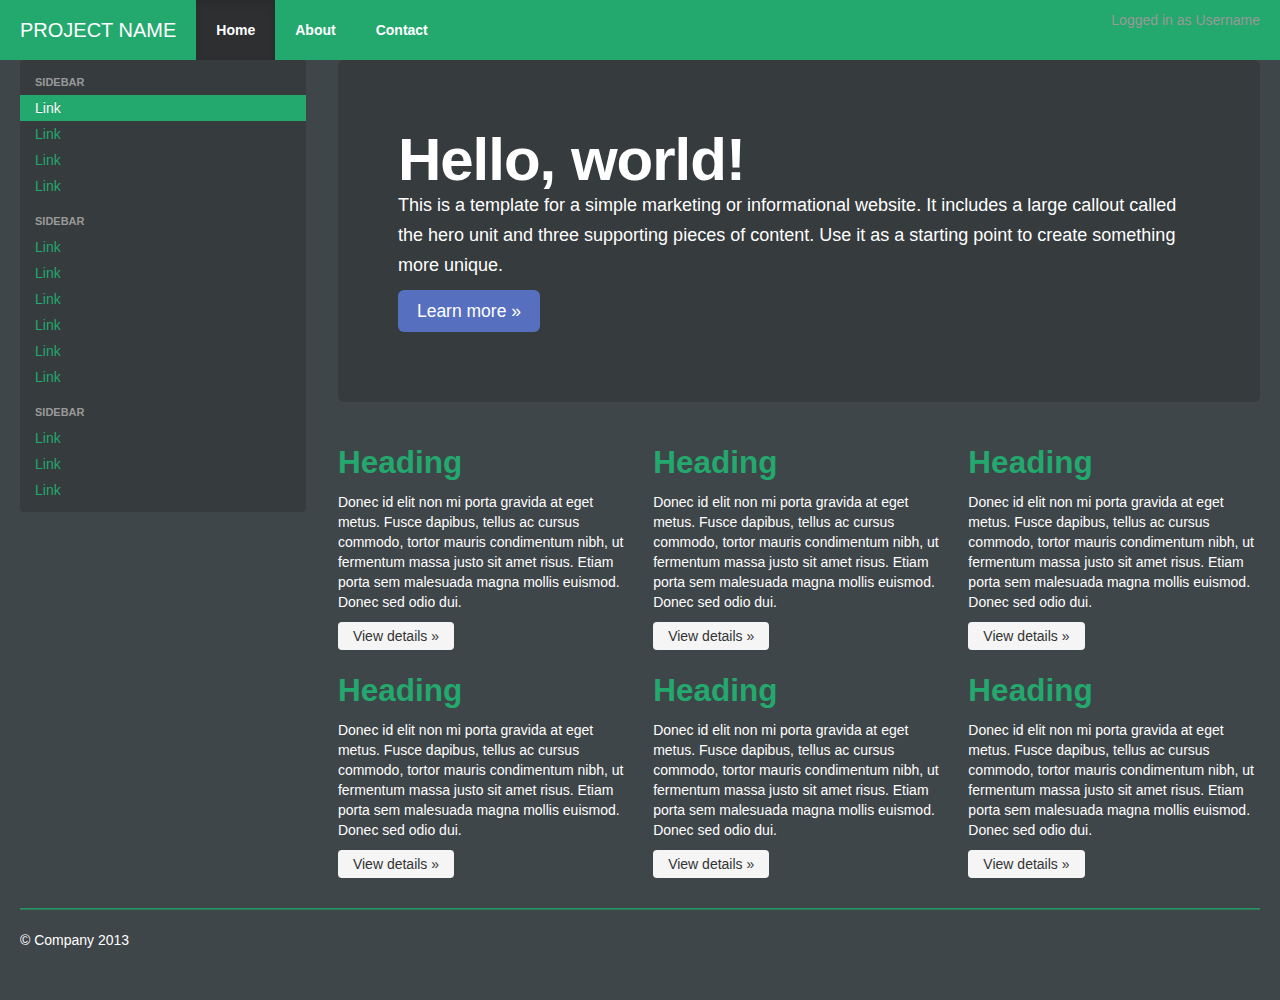
<file: examples/fluid.html>
<!DOCTYPE html>
<html lang="en">
  <head>
    <meta charset="utf-8">
    <title>Bootstrap, from Twitter</title>
    <meta name="viewport" content="width=device-width, initial-scale=1.0">
    <meta name="description" content="">
    <meta name="author" content="">

    <!-- Le styles -->
    <link href="../assets/css/bootstrap.css" rel="stylesheet">
    <style type="text/css">
      body {
        padding-top: 60px;
        padding-bottom: 40px;
      }
      .sidebar-nav {
        padding: 9px 0;
      }

      @media (max-width: 980px) {
        /* Enable use of floated navbar text */
        .navbar-text.pull-right {
          float: none;
          padding-left: 5px;
          padding-right: 5px;
        }
      }
    </style>
    <link href="../assets/css/bootstrap-responsive.css" rel="stylesheet">

    <!-- HTML5 shim, for IE6-8 support of HTML5 elements -->
    <!--[if lt IE 9]>
      <script src="../assets/js/html5shiv.js"></script>
    <![endif]-->

    <!-- Fav and touch icons -->
    <link rel="apple-touch-icon-precomposed" sizes="144x144" href="../assets/ico/apple-touch-icon-144-precomposed.png">
    <link rel="apple-touch-icon-precomposed" sizes="114x114" href="../assets/ico/apple-touch-icon-114-precomposed.png">
      <link rel="apple-touch-icon-precomposed" sizes="72x72" href="../assets/ico/apple-touch-icon-72-precomposed.png">
                    <link rel="apple-touch-icon-precomposed" href="../assets/ico/apple-touch-icon-57-precomposed.png">
                                   <link rel="shortcut icon" href="../assets/ico/favicon.png">
  </head>

  <body>

    <div class="navbar navbar-inverse navbar-fixed-top">
      <div class="navbar-inner">
        <div class="container-fluid">
          <button type="button" class="btn btn-navbar" data-toggle="collapse" data-target=".nav-collapse">
            <span class="icon-bar"></span>
            <span class="icon-bar"></span>
            <span class="icon-bar"></span>
          </button>
          <a class="brand" href="#">Project name</a>
          <div class="nav-collapse collapse">
            <p class="navbar-text pull-right">
              Logged in as <a href="#" class="navbar-link">Username</a>
            </p>
            <ul class="nav">
              <li class="active"><a href="#">Home</a></li>
              <li><a href="#about">About</a></li>
              <li><a href="#contact">Contact</a></li>
            </ul>
          </div><!--/.nav-collapse -->
        </div>
      </div>
    </div>

    <div class="container-fluid">
      <div class="row-fluid">
        <div class="span3">
          <div class="well sidebar-nav">
            <ul class="nav nav-list">
              <li class="nav-header">Sidebar</li>
              <li class="active"><a href="#">Link</a></li>
              <li><a href="#">Link</a></li>
              <li><a href="#">Link</a></li>
              <li><a href="#">Link</a></li>
              <li class="nav-header">Sidebar</li>
              <li><a href="#">Link</a></li>
              <li><a href="#">Link</a></li>
              <li><a href="#">Link</a></li>
              <li><a href="#">Link</a></li>
              <li><a href="#">Link</a></li>
              <li><a href="#">Link</a></li>
              <li class="nav-header">Sidebar</li>
              <li><a href="#">Link</a></li>
              <li><a href="#">Link</a></li>
              <li><a href="#">Link</a></li>
            </ul>
          </div><!--/.well -->
        </div><!--/span-->
        <div class="span9">
          <div class="hero-unit">
            <h1>Hello, world!</h1>
            <p>This is a template for a simple marketing or informational website. It includes a large callout called the hero unit and three supporting pieces of content. Use it as a starting point to create something more unique.</p>
            <p><a href="#" class="btn btn-primary btn-large">Learn more &raquo;</a></p>
          </div>
          <div class="row-fluid">
            <div class="span4">
              <h2>Heading</h2>
              <p>Donec id elit non mi porta gravida at eget metus. Fusce dapibus, tellus ac cursus commodo, tortor mauris condimentum nibh, ut fermentum massa justo sit amet risus. Etiam porta sem malesuada magna mollis euismod. Donec sed odio dui. </p>
              <p><a class="btn" href="#">View details &raquo;</a></p>
            </div><!--/span-->
            <div class="span4">
              <h2>Heading</h2>
              <p>Donec id elit non mi porta gravida at eget metus. Fusce dapibus, tellus ac cursus commodo, tortor mauris condimentum nibh, ut fermentum massa justo sit amet risus. Etiam porta sem malesuada magna mollis euismod. Donec sed odio dui. </p>
              <p><a class="btn" href="#">View details &raquo;</a></p>
            </div><!--/span-->
            <div class="span4">
              <h2>Heading</h2>
              <p>Donec id elit non mi porta gravida at eget metus. Fusce dapibus, tellus ac cursus commodo, tortor mauris condimentum nibh, ut fermentum massa justo sit amet risus. Etiam porta sem malesuada magna mollis euismod. Donec sed odio dui. </p>
              <p><a class="btn" href="#">View details &raquo;</a></p>
            </div><!--/span-->
          </div><!--/row-->
          <div class="row-fluid">
            <div class="span4">
              <h2>Heading</h2>
              <p>Donec id elit non mi porta gravida at eget metus. Fusce dapibus, tellus ac cursus commodo, tortor mauris condimentum nibh, ut fermentum massa justo sit amet risus. Etiam porta sem malesuada magna mollis euismod. Donec sed odio dui. </p>
              <p><a class="btn" href="#">View details &raquo;</a></p>
            </div><!--/span-->
            <div class="span4">
              <h2>Heading</h2>
              <p>Donec id elit non mi porta gravida at eget metus. Fusce dapibus, tellus ac cursus commodo, tortor mauris condimentum nibh, ut fermentum massa justo sit amet risus. Etiam porta sem malesuada magna mollis euismod. Donec sed odio dui. </p>
              <p><a class="btn" href="#">View details &raquo;</a></p>
            </div><!--/span-->
            <div class="span4">
              <h2>Heading</h2>
              <p>Donec id elit non mi porta gravida at eget metus. Fusce dapibus, tellus ac cursus commodo, tortor mauris condimentum nibh, ut fermentum massa justo sit amet risus. Etiam porta sem malesuada magna mollis euismod. Donec sed odio dui. </p>
              <p><a class="btn" href="#">View details &raquo;</a></p>
            </div><!--/span-->
          </div><!--/row-->
        </div><!--/span-->
      </div><!--/row-->

      <hr>

      <footer>
        <p>&copy; Company 2013</p>
      </footer>

    </div><!--/.fluid-container-->

    <!-- Le javascript
    ================================================== -->
    <!-- Placed at the end of the document so the pages load faster -->
    <script src="../assets/js/jquery.js"></script>
    <script src="../assets/js/bootstrap-transition.js"></script>
    <script src="../assets/js/bootstrap-alert.js"></script>
    <script src="../assets/js/bootstrap-modal.js"></script>
    <script src="../assets/js/bootstrap-dropdown.js"></script>
    <script src="../assets/js/bootstrap-scrollspy.js"></script>
    <script src="../assets/js/bootstrap-tab.js"></script>
    <script src="../assets/js/bootstrap-tooltip.js"></script>
    <script src="../assets/js/bootstrap-popover.js"></script>
    <script src="../assets/js/bootstrap-button.js"></script>
    <script src="../assets/js/bootstrap-collapse.js"></script>
    <script src="../assets/js/bootstrap-carousel.js"></script>
    <script src="../assets/js/bootstrap-typeahead.js"></script>

  </body>
</html>
</file>
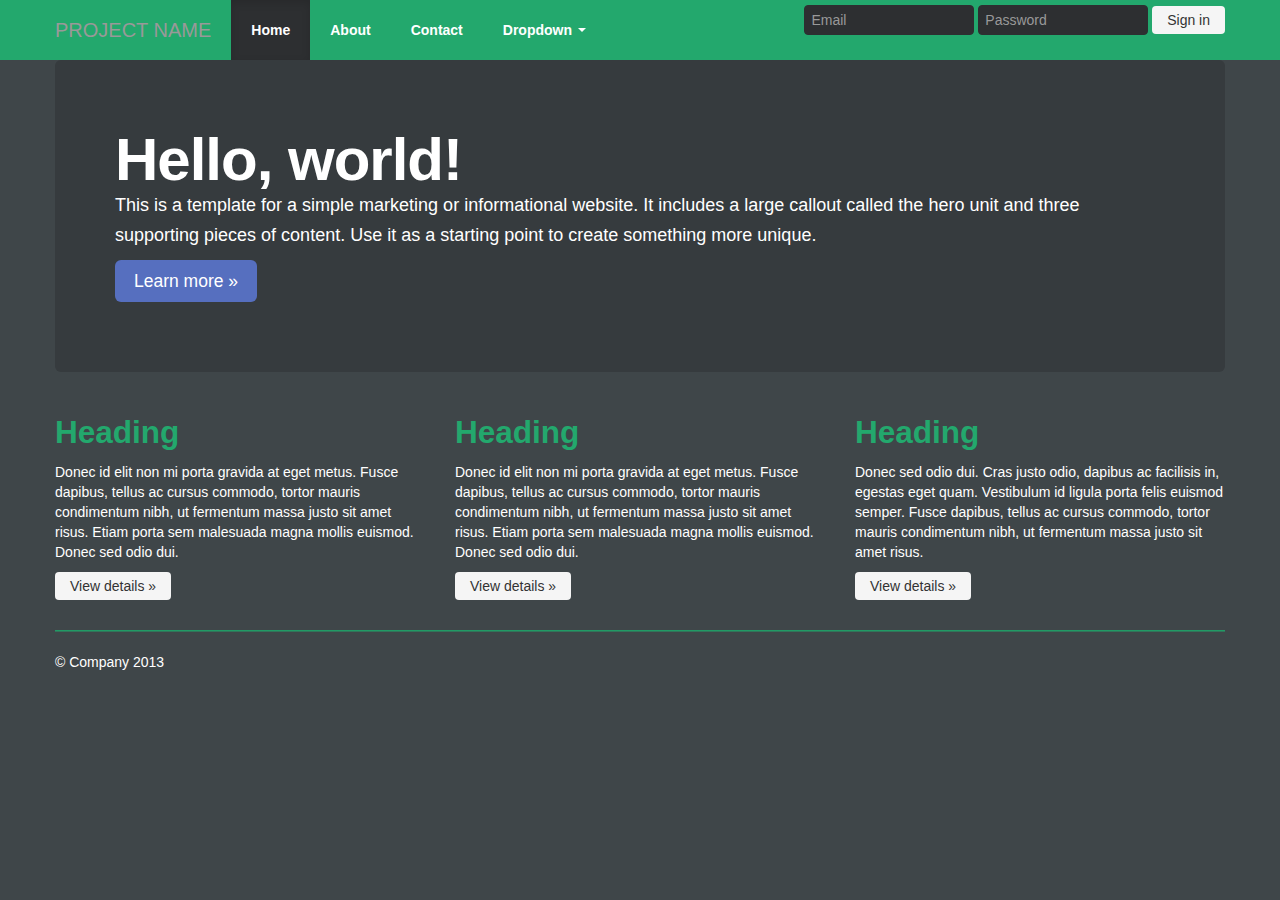
<file: examples/hero.html>
<!DOCTYPE html>
<html lang="en">
  <head>
    <meta charset="utf-8">
    <title>Bootstrap, from Twitter</title>
    <meta name="viewport" content="width=device-width, initial-scale=1.0">
    <meta name="description" content="">
    <meta name="author" content="">

    <!-- Le styles -->
    <link href="../assets/css/bootstrap.css" rel="stylesheet">
    <style type="text/css">
      body {
        padding-top: 60px;
        padding-bottom: 40px;
      }
    </style>
    <link href="../assets/css/bootstrap-responsive.css" rel="stylesheet">

    <!-- HTML5 shim, for IE6-8 support of HTML5 elements -->
    <!--[if lt IE 9]>
      <script src="../assets/js/html5shiv.js"></script>
    <![endif]-->

    <!-- Fav and touch icons -->
    <link rel="apple-touch-icon-precomposed" sizes="144x144" href="../assets/ico/apple-touch-icon-144-precomposed.png">
    <link rel="apple-touch-icon-precomposed" sizes="114x114" href="../assets/ico/apple-touch-icon-114-precomposed.png">
      <link rel="apple-touch-icon-precomposed" sizes="72x72" href="../assets/ico/apple-touch-icon-72-precomposed.png">
                    <link rel="apple-touch-icon-precomposed" href="../assets/ico/apple-touch-icon-57-precomposed.png">
                                   <link rel="shortcut icon" href="../assets/ico/favicon.png">
  </head>

  <body>

    <div class="navbar navbar-inverse navbar-fixed-top">
      <div class="navbar-inner">
        <div class="container">
          <button type="button" class="btn btn-navbar" data-toggle="collapse" data-target=".nav-collapse">
            <span class="icon-bar"></span>
            <span class="icon-bar"></span>
            <span class="icon-bar"></span>
          </button>
          <a class="brand" href="#">Project name</a>
          <div class="nav-collapse collapse">
            <ul class="nav">
              <li class="active"><a href="#">Home</a></li>
              <li><a href="#about">About</a></li>
              <li><a href="#contact">Contact</a></li>
              <li class="dropdown">
                <a href="#" class="dropdown-toggle" data-toggle="dropdown">Dropdown <b class="caret"></b></a>
                <ul class="dropdown-menu">
                  <li><a href="#">Action</a></li>
                  <li><a href="#">Another action</a></li>
                  <li><a href="#">Something else here</a></li>
                  <li class="divider"></li>
                  <li class="nav-header">Nav header</li>
                  <li><a href="#">Separated link</a></li>
                  <li><a href="#">One more separated link</a></li>
                </ul>
              </li>
            </ul>
            <form class="navbar-form pull-right">
              <input class="span2" type="text" placeholder="Email">
              <input class="span2" type="password" placeholder="Password">
              <button type="submit" class="btn">Sign in</button>
            </form>
          </div><!--/.nav-collapse -->
        </div>
      </div>
    </div>

    <div class="container">

      <!-- Main hero unit for a primary marketing message or call to action -->
      <div class="hero-unit">
        <h1>Hello, world!</h1>
        <p>This is a template for a simple marketing or informational website. It includes a large callout called the hero unit and three supporting pieces of content. Use it as a starting point to create something more unique.</p>
        <p><a href="#" class="btn btn-primary btn-large">Learn more &raquo;</a></p>
      </div>

      <!-- Example row of columns -->
      <div class="row">
        <div class="span4">
          <h2>Heading</h2>
          <p>Donec id elit non mi porta gravida at eget metus. Fusce dapibus, tellus ac cursus commodo, tortor mauris condimentum nibh, ut fermentum massa justo sit amet risus. Etiam porta sem malesuada magna mollis euismod. Donec sed odio dui. </p>
          <p><a class="btn" href="#">View details &raquo;</a></p>
        </div>
        <div class="span4">
          <h2>Heading</h2>
          <p>Donec id elit non mi porta gravida at eget metus. Fusce dapibus, tellus ac cursus commodo, tortor mauris condimentum nibh, ut fermentum massa justo sit amet risus. Etiam porta sem malesuada magna mollis euismod. Donec sed odio dui. </p>
          <p><a class="btn" href="#">View details &raquo;</a></p>
       </div>
        <div class="span4">
          <h2>Heading</h2>
          <p>Donec sed odio dui. Cras justo odio, dapibus ac facilisis in, egestas eget quam. Vestibulum id ligula porta felis euismod semper. Fusce dapibus, tellus ac cursus commodo, tortor mauris condimentum nibh, ut fermentum massa justo sit amet risus.</p>
          <p><a class="btn" href="#">View details &raquo;</a></p>
        </div>
      </div>

      <hr>

      <footer>
        <p>&copy; Company 2013</p>
      </footer>

    </div> <!-- /container -->

    <!-- Le javascript
    ================================================== -->
    <!-- Placed at the end of the document so the pages load faster -->
    <script src="../assets/js/jquery.js"></script>
    <script src="../assets/js/bootstrap-transition.js"></script>
    <script src="../assets/js/bootstrap-alert.js"></script>
    <script src="../assets/js/bootstrap-modal.js"></script>
    <script src="../assets/js/bootstrap-dropdown.js"></script>
    <script src="../assets/js/bootstrap-scrollspy.js"></script>
    <script src="../assets/js/bootstrap-tab.js"></script>
    <script src="../assets/js/bootstrap-tooltip.js"></script>
    <script src="../assets/js/bootstrap-popover.js"></script>
    <script src="../assets/js/bootstrap-button.js"></script>
    <script src="../assets/js/bootstrap-collapse.js"></script>
    <script src="../assets/js/bootstrap-carousel.js"></script>
    <script src="../assets/js/bootstrap-typeahead.js"></script>

  </body>
</html>
</file>
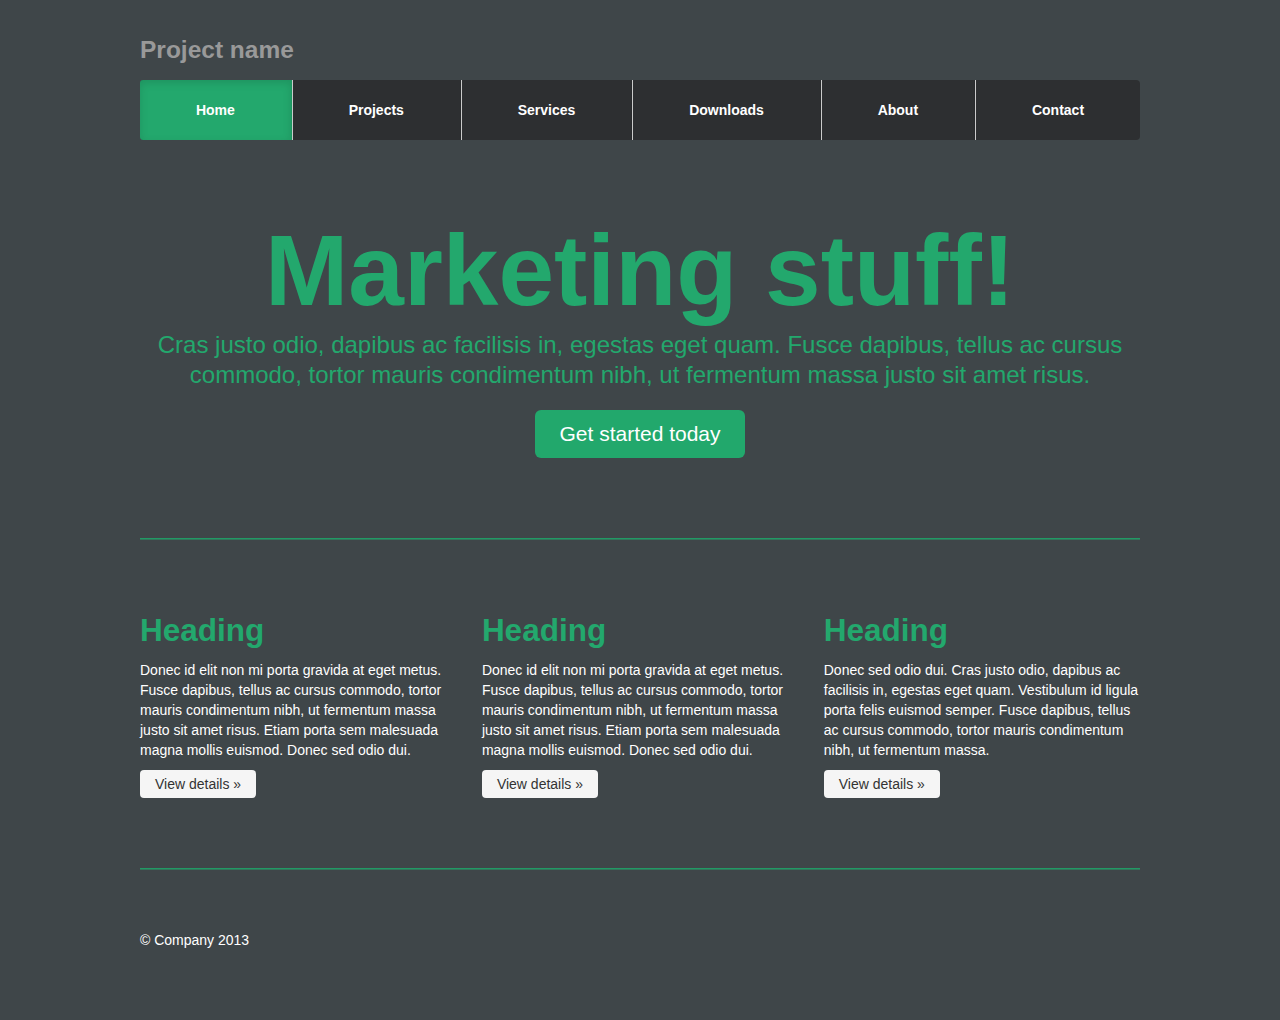
<file: examples/justified-nav.html>
<!DOCTYPE html>
<html lang="en">
  <head>
    <meta charset="utf-8">
    <title>Template &middot; Bootstrap</title>
    <meta name="viewport" content="width=device-width, initial-scale=1.0">
    <meta name="description" content="">
    <meta name="author" content="">

    <!-- Le styles -->
    <link href="../assets/css/bootstrap.css" rel="stylesheet">
    <style type="text/css">
      body {
        padding-top: 20px;
        padding-bottom: 60px;
      }

      /* Custom container */
      .container {
        margin: 0 auto;
        max-width: 1000px;
      }
      .container > hr {
        margin: 60px 0;
      }

      /* Main marketing message and sign up button */
      .jumbotron {
        margin: 80px 0;
        text-align: center;
      }
      .jumbotron h1 {
        font-size: 100px;
        line-height: 1;
      }
      .jumbotron .lead {
        font-size: 24px;
        line-height: 1.25;
      }
      .jumbotron .btn {
        font-size: 21px;
        padding: 14px 24px;
      }

      /* Supporting marketing content */
      .marketing {
        margin: 60px 0;
      }
      .marketing p + h4 {
        margin-top: 28px;
      }


      /* Customize the navbar links to be fill the entire space of the .navbar */
      .navbar .navbar-inner {
        padding: 0;
      }
      .navbar .nav {
        margin: 0;
        display: table;
        width: 100%;
      }
      .navbar .nav li {
        display: table-cell;
        width: 1%;
        float: none;
      }
      .navbar .nav li a {
        font-weight: bold;
        text-align: center;
        border-left: 1px solid rgba(255,255,255,.75);
        border-right: 1px solid rgba(0,0,0,.1);
      }
      .navbar .nav li:first-child a {
        border-left: 0;
        border-radius: 3px 0 0 3px;
      }
      .navbar .nav li:last-child a {
        border-right: 0;
        border-radius: 0 3px 3px 0;
      }
    </style>
    <link href="../assets/css/bootstrap-responsive.css" rel="stylesheet">

    <!-- HTML5 shim, for IE6-8 support of HTML5 elements -->
    <!--[if lt IE 9]>
      <script src="../assets/js/html5shiv.js"></script>
    <![endif]-->

    <!-- Fav and touch icons -->
    <link rel="apple-touch-icon-precomposed" sizes="144x144" href="../assets/ico/apple-touch-icon-144-precomposed.png">
    <link rel="apple-touch-icon-precomposed" sizes="114x114" href="../assets/ico/apple-touch-icon-114-precomposed.png">
      <link rel="apple-touch-icon-precomposed" sizes="72x72" href="../assets/ico/apple-touch-icon-72-precomposed.png">
                    <link rel="apple-touch-icon-precomposed" href="../assets/ico/apple-touch-icon-57-precomposed.png">
                                   <link rel="shortcut icon" href="../assets/ico/favicon.png">
  </head>

  <body>

    <div class="container">

      <div class="masthead">
        <h3 class="muted">Project name</h3>
        <div class="navbar">
          <div class="navbar-inner">
            <div class="container">
              <ul class="nav">
                <li class="active"><a href="#">Home</a></li>
                <li><a href="#">Projects</a></li>
                <li><a href="#">Services</a></li>
                <li><a href="#">Downloads</a></li>
                <li><a href="#">About</a></li>
                <li><a href="#">Contact</a></li>
              </ul>
            </div>
          </div>
        </div><!-- /.navbar -->
      </div>

      <!-- Jumbotron -->
      <div class="jumbotron">
        <h1>Marketing stuff!</h1>
        <p class="lead">Cras justo odio, dapibus ac facilisis in, egestas eget quam. Fusce dapibus, tellus ac cursus commodo, tortor mauris condimentum nibh, ut fermentum massa justo sit amet risus.</p>
        <a class="btn btn-large btn-success" href="#">Get started today</a>
      </div>

      <hr>

      <!-- Example row of columns -->
      <div class="row-fluid">
        <div class="span4">
          <h2>Heading</h2>
          <p>Donec id elit non mi porta gravida at eget metus. Fusce dapibus, tellus ac cursus commodo, tortor mauris condimentum nibh, ut fermentum massa justo sit amet risus. Etiam porta sem malesuada magna mollis euismod. Donec sed odio dui. </p>
          <p><a class="btn" href="#">View details &raquo;</a></p>
        </div>
        <div class="span4">
          <h2>Heading</h2>
          <p>Donec id elit non mi porta gravida at eget metus. Fusce dapibus, tellus ac cursus commodo, tortor mauris condimentum nibh, ut fermentum massa justo sit amet risus. Etiam porta sem malesuada magna mollis euismod. Donec sed odio dui. </p>
          <p><a class="btn" href="#">View details &raquo;</a></p>
       </div>
        <div class="span4">
          <h2>Heading</h2>
          <p>Donec sed odio dui. Cras justo odio, dapibus ac facilisis in, egestas eget quam. Vestibulum id ligula porta felis euismod semper. Fusce dapibus, tellus ac cursus commodo, tortor mauris condimentum nibh, ut fermentum massa.</p>
          <p><a class="btn" href="#">View details &raquo;</a></p>
        </div>
      </div>

      <hr>

      <div class="footer">
        <p>&copy; Company 2013</p>
      </div>

    </div> <!-- /container -->

    <!-- Le javascript
    ================================================== -->
    <!-- Placed at the end of the document so the pages load faster -->
    <script src="../assets/js/jquery.js"></script>
    <script src="../assets/js/bootstrap-transition.js"></script>
    <script src="../assets/js/bootstrap-alert.js"></script>
    <script src="../assets/js/bootstrap-modal.js"></script>
    <script src="../assets/js/bootstrap-dropdown.js"></script>
    <script src="../assets/js/bootstrap-scrollspy.js"></script>
    <script src="../assets/js/bootstrap-tab.js"></script>
    <script src="../assets/js/bootstrap-tooltip.js"></script>
    <script src="../assets/js/bootstrap-popover.js"></script>
    <script src="../assets/js/bootstrap-button.js"></script>
    <script src="../assets/js/bootstrap-collapse.js"></script>
    <script src="../assets/js/bootstrap-carousel.js"></script>
    <script src="../assets/js/bootstrap-typeahead.js"></script>

  </body>
</html>
</file>
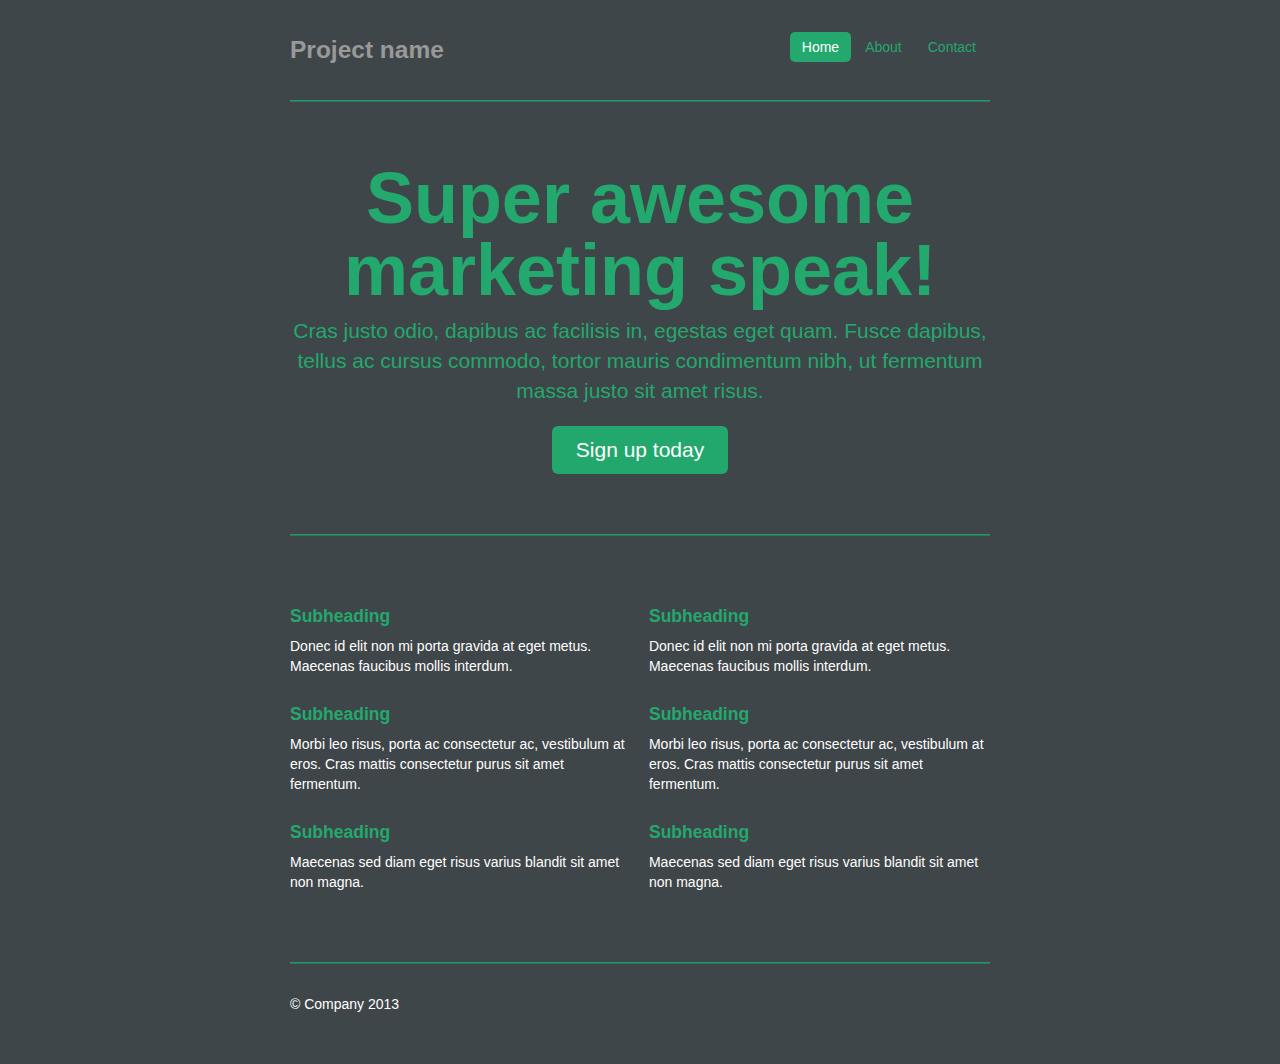
<file: examples/marketing-narrow.html>
<!DOCTYPE html>
<html lang="en">
  <head>
    <meta charset="utf-8">
    <title>Template &middot; Bootstrap</title>
    <meta name="viewport" content="width=device-width, initial-scale=1.0">
    <meta name="description" content="">
    <meta name="author" content="">

    <!-- Le styles -->
    <link href="../assets/css/bootstrap.css" rel="stylesheet">
    <style type="text/css">
      body {
        padding-top: 20px;
        padding-bottom: 40px;
      }

      /* Custom container */
      .container-narrow {
        margin: 0 auto;
        max-width: 700px;
      }
      .container-narrow > hr {
        margin: 30px 0;
      }

      /* Main marketing message and sign up button */
      .jumbotron {
        margin: 60px 0;
        text-align: center;
      }
      .jumbotron h1 {
        font-size: 72px;
        line-height: 1;
      }
      .jumbotron .btn {
        font-size: 21px;
        padding: 14px 24px;
      }

      /* Supporting marketing content */
      .marketing {
        margin: 60px 0;
      }
      .marketing p + h4 {
        margin-top: 28px;
      }
    </style>
    <link href="../assets/css/bootstrap-responsive.css" rel="stylesheet">

    <!-- HTML5 shim, for IE6-8 support of HTML5 elements -->
    <!--[if lt IE 9]>
      <script src="../assets/js/html5shiv.js"></script>
    <![endif]-->

    <!-- Fav and touch icons -->
    <link rel="apple-touch-icon-precomposed" sizes="144x144" href="../assets/ico/apple-touch-icon-144-precomposed.png">
    <link rel="apple-touch-icon-precomposed" sizes="114x114" href="../assets/ico/apple-touch-icon-114-precomposed.png">
      <link rel="apple-touch-icon-precomposed" sizes="72x72" href="../assets/ico/apple-touch-icon-72-precomposed.png">
                    <link rel="apple-touch-icon-precomposed" href="../assets/ico/apple-touch-icon-57-precomposed.png">
                                   <link rel="shortcut icon" href="../assets/ico/favicon.png">
  </head>

  <body>

    <div class="container-narrow">

      <div class="masthead">
        <ul class="nav nav-pills pull-right">
          <li class="active"><a href="#">Home</a></li>
          <li><a href="#">About</a></li>
          <li><a href="#">Contact</a></li>
        </ul>
        <h3 class="muted">Project name</h3>
      </div>

      <hr>

      <div class="jumbotron">
        <h1>Super awesome marketing speak!</h1>
        <p class="lead">Cras justo odio, dapibus ac facilisis in, egestas eget quam. Fusce dapibus, tellus ac cursus commodo, tortor mauris condimentum nibh, ut fermentum massa justo sit amet risus.</p>
        <a class="btn btn-large btn-success" href="#">Sign up today</a>
      </div>

      <hr>

      <div class="row-fluid marketing">
        <div class="span6">
          <h4>Subheading</h4>
          <p>Donec id elit non mi porta gravida at eget metus. Maecenas faucibus mollis interdum.</p>

          <h4>Subheading</h4>
          <p>Morbi leo risus, porta ac consectetur ac, vestibulum at eros. Cras mattis consectetur purus sit amet fermentum.</p>

          <h4>Subheading</h4>
          <p>Maecenas sed diam eget risus varius blandit sit amet non magna.</p>
        </div>

        <div class="span6">
          <h4>Subheading</h4>
          <p>Donec id elit non mi porta gravida at eget metus. Maecenas faucibus mollis interdum.</p>

          <h4>Subheading</h4>
          <p>Morbi leo risus, porta ac consectetur ac, vestibulum at eros. Cras mattis consectetur purus sit amet fermentum.</p>

          <h4>Subheading</h4>
          <p>Maecenas sed diam eget risus varius blandit sit amet non magna.</p>
        </div>
      </div>

      <hr>

      <div class="footer">
        <p>&copy; Company 2013</p>
      </div>

    </div> <!-- /container -->

    <!-- Le javascript
    ================================================== -->
    <!-- Placed at the end of the document so the pages load faster -->
    <script src="../assets/js/jquery.js"></script>
    <script src="../assets/js/bootstrap-transition.js"></script>
    <script src="../assets/js/bootstrap-alert.js"></script>
    <script src="../assets/js/bootstrap-modal.js"></script>
    <script src="../assets/js/bootstrap-dropdown.js"></script>
    <script src="../assets/js/bootstrap-scrollspy.js"></script>
    <script src="../assets/js/bootstrap-tab.js"></script>
    <script src="../assets/js/bootstrap-tooltip.js"></script>
    <script src="../assets/js/bootstrap-popover.js"></script>
    <script src="../assets/js/bootstrap-button.js"></script>
    <script src="../assets/js/bootstrap-collapse.js"></script>
    <script src="../assets/js/bootstrap-carousel.js"></script>
    <script src="../assets/js/bootstrap-typeahead.js"></script>

  </body>
</html>
</file>
<file: assets/js/google-code-prettify/prettify.css>
/* Pretty printing styles. Used with prettify.js. */
/* 
Sublime Text 2 Monokai theme for Google Prettify by Raphael DDL Oliveira
https://github.com/RaphaelDDL/google-prettify-monokai-theme/
http://raphaelddl.com
*/

pre .str, code .str { color: #e6db5a; } /* string */
pre .kwd, code .kwd { color: #66d9ef; } /* keyword */
pre .com, code .com { color: #75715e; font-style: italic; } /* comment */
pre .typ, code .typ { color: #66d9ef; } /* type */
pre .lit, code .lit { color: #ae81ff; } /* literal */
pre .pun, code .pun { color: #fff; } /* punctuation */
pre .pln, code .pln { color: #fff; } /* plaintext */
pre .tag, code .tag { color: #f92672; } /* html/xml tag */
pre .atn, code .atn { color: #a6e22a; } /* html/xml attribute name */
pre .atv, code .atv { color: #e6db74; } /* html/xml attribute value */
pre .dec, code .dec { color: #ae81ff; } /* decimal */

pre.prettyprint, code.prettyprint {
	background-color: ;
	-moz-border-radius: 4px;
	-webkit-border-radius: 4px;
	-o-border-radius: 4px;
	-ms-border-radius: 4px;
	-khtml-border-radius: 4px;
	border-radius: 4px;
}

.prettyprint {
	padding: 8px;
	background-color: #2D2F31;
	border: 1px solid #2D2F31;
}

pre.prettyprinted {
	border:1px solid #2D2F31;
}


/* Specify class=linenums on a pre to get line numbering */
ol.linenums { margin-top: 0; margin-bottom: 0; color: #75715e; } /* IE indents via margin-left */
/*li.L0,li.L1,li.L2,li.L3,li.L5,li.L6,li.L7,li.L8 { list-style-type: none }*/
/* Alternate shading for lines */
li.L1,li.L3,li.L5,li.L7,li.L9 { }

/* print styles from Sunburn theme */
@media print {
	pre .str, code .str { color: #060; }
	pre .kwd, code .kwd { color: #006; font-weight: bold; }
	pre .com, code .com { color: #600; font-style: italic; }
	pre .typ, code .typ { color: #404; font-weight: bold; }
	pre .lit, code .lit { color: #044; }
	pre .pun, code .pun { color: #440; }
	pre .pln, code .pln { color: #000; }
	pre .tag, code .tag { color: #006; font-weight: bold; }
	pre .atn, code .atn { color: #404; }
	pre .atv, code .atv { color: #060; }
}
</file>
<file: assets/css/docs.css>
/* Add additional stylesheets below
-------------------------------------------------- */
/*
  Bootstrap's documentation styles
  Special styles for presenting Bootstrap's documentation and examples
*/



/* Body and structure
-------------------------------------------------- */

body {
  position: relative;
  padding-top: 40px;
}

/* Code in headings */
h3 code {
  font-size: 14px;
  font-weight: normal;
}



/* Tweak navbar brand link to be super sleek
-------------------------------------------------- */

body > .navbar {
  font-size: 13px;
}

/* Change the docs' brand */
body > .navbar .brand {
  padding-right: 0;
  padding-left: 0;
  margin-left: 20px;
  float: right;
  font-weight: bold;
  color: rgba(0,0,0,0.3);
  -webkit-transition: all .2s linear;
     -moz-transition: all .2s linear;
          transition: all .2s linear;
}
body > .navbar .brand:hover {
  text-decoration: none;
}


/* Sections
-------------------------------------------------- */

/* padding for in-page bookmarks and fixed navbar */
section {
  padding-top: 30px;
}
section > .page-header,
section > .lead {
  color: #23a86d;
}
section > ul li {
  margin-bottom: 5px;
}

/* Separators (hr) */
.bs-docs-separator {
  margin: 40px 0 39px;
}

/* Faded out hr */
hr.soften {
  height: 1px;
  margin: 70px 0;
  background-image: -webkit-linear-gradient(left, rgba(0,0,0,0), rgba(0,0,0,.1), rgba(0,0,0,0));
  background-image:    -moz-linear-gradient(left, rgba(0,0,0,0), rgba(0,0,0,.1), rgba(0,0,0,0));
  background-image:     -ms-linear-gradient(left, rgba(0,0,0,0), rgba(0,0,0,.1), rgba(0,0,0,0));
  background-image:      -o-linear-gradient(left, rgba(0,0,0,0), rgba(0,0,0,.1), rgba(0,0,0,0));
  border: 0;
}



/* Jumbotrons
-------------------------------------------------- */

/* Base class
------------------------- */
.jumbotron {
  position: relative;
  padding: 40px 0;
  color: #fff;
  text-align: center;
  background: #363b3e; /* Old browsers */
}

.jumbotron h1 {
  font-size: 80px;
  font-weight: bold;
  letter-spacing: -1px;
  line-height: 1;
}
.jumbotron p {
  font-size: 24px;
  font-weight: 300;
  line-height: 1.25;
  margin-bottom: 30px;
}

/* Link styles (used on .masthead-links as well) */
.jumbotron a {
  color: #fff;
  color: rgba(255,255,255,.5);
  -webkit-transition: all .2s ease-in-out;
     -moz-transition: all .2s ease-in-out;
          transition: all .2s ease-in-out;
}
.jumbotron a:hover {
  color: #fff;
  text-shadow: 0 0 10px rgba(255,255,255,.25);
}

/* Download button */
.masthead .btn {
  padding: 19px 24px;
  font-size: 24px;
  font-weight: 200;
  color: #fff; /* redeclare to override the `.jumbotron a` */
  border: 0;
  -webkit-border-radius: 6px;
     -moz-border-radius: 6px;
          border-radius: 6px;
  -webkit-box-shadow: inset 0 1px 0 rgba(255,255,255,.1), 0 1px 5px rgba(0,0,0,.25);
     -moz-box-shadow: inset 0 1px 0 rgba(255,255,255,.1), 0 1px 5px rgba(0,0,0,.25);
          box-shadow: inset 0 1px 0 rgba(255,255,255,.1), 0 1px 5px rgba(0,0,0,.25);
  -webkit-transition: none;
     -moz-transition: none;
          transition: none;
}
.masthead .btn:hover {
  -webkit-box-shadow: inset 0 1px 0 rgba(255,255,255,.1), 0 1px 5px rgba(0,0,0,.25);
     -moz-box-shadow: inset 0 1px 0 rgba(255,255,255,.1), 0 1px 5px rgba(0,0,0,.25);
          box-shadow: inset 0 1px 0 rgba(255,255,255,.1), 0 1px 5px rgba(0,0,0,.25);
}
.masthead .btn:active {
  -webkit-box-shadow: inset 0 2px 4px rgba(0,0,0,.1), 0 1px 0 rgba(255,255,255,.1);
     -moz-box-shadow: inset 0 2px 4px rgba(0,0,0,.1), 0 1px 0 rgba(255,255,255,.1);
          box-shadow: inset 0 2px 4px rgba(0,0,0,.1), 0 1px 0 rgba(255,255,255,.1);
}


/* Pattern overlay
------------------------- */
.jumbotron .container {
  position: relative;
  z-index: 2;
}
.jumbotron:after {
  content: '';
  display: block;
  position: absolute;
  top: 0;
  right: 0;
  bottom: 0;
  left: 0;
  background: url(../img/bs-docs-masthead-pattern.png) repeat center center;
  opacity: .4;
}
@media
only screen and (-webkit-min-device-pixel-ratio: 2),
only screen and (   min--moz-device-pixel-ratio: 2),
only screen and (     -o-min-device-pixel-ratio: 2/1) {

  .jumbotron:after {
    background-size: 150px 150px;
  }

}

/* Masthead (docs home)
------------------------- */
.masthead {
  padding: 70px 0 80px;
  margin-bottom: 0;
  color: #fff;
}
.masthead h1 {
  font-size: 120px;
  line-height: 1;
  letter-spacing: -2px;
}
.masthead p {
  font-size: 40px;
  font-weight: 200;
  line-height: 1.25;
}

/* Textual links in masthead */
.masthead-links {
  margin: 0;
  list-style: none;
}
.masthead-links li {
  display: inline;
  padding: 0 10px;
  color: rgba(255,255,255,.25);
}

/* Social proof buttons from GitHub & Twitter */
.bs-docs-social {
  padding: 15px 0;
  text-align: center;
  background-color: #2d2f31;
}

/* Quick links on Home */
.bs-docs-social-buttons {
  margin-left: 0;
  margin-bottom: 0;
  padding-left: 0;
  list-style: none;
}
.bs-docs-social-buttons li {
  display: inline-block;
  padding: 5px 8px;
  line-height: 1;
  *display: inline;
  *zoom: 1;
}

/* Subhead (other pages)
------------------------- */
.subhead {
  text-align: left;
  border-bottom: 4px solid #23a86d;
}
.subhead h1 {
  font-size: 60px;
}
.subhead p {
  margin-bottom: 20px;
}
.subhead .navbar {
  display: none;
}



/* Marketing section of Overview
-------------------------------------------------- */

.marketing {
  text-align: center;
}
.marketing h1 {
  margin: 60px 0 10px;
  font-size: 60px;
  font-weight: 200;
  line-height: 1;
  letter-spacing: -1px;
}
.marketing h2 {
  font-weight: 200;
  margin-bottom: 5px;
}
.marketing p {
  font-size: 16px;
  line-height: 1.5;
}
.marketing .marketing-byline {
  margin-bottom: 40px;
  font-size: 20px;
  font-weight: 300;
  line-height: 1.25;
  color: #23a86d;
}
.marketing-img {
  display: block;
  margin: 0 auto 30px;
  max-height: 145px;
}



/* Footer
-------------------------------------------------- */

.footer {
  text-align: center;
  padding: 30px 0;
  margin-top: 70px;
  background-color: #363b3e;
  border-bottom: solid 10px #31755a;
}
.footer p {
  margin-bottom: 0;
  color: #white;
}
.footer-links {
  margin: 10px 0;
}
.footer-links li {
  display: inline;
  padding: 0 2px;
}
.footer-links li:first-child {
  padding-left: 0;
}



/* Special grid styles
-------------------------------------------------- */

.show-grid {
  margin-top: 10px;
  margin-bottom: 20px;
}
.show-grid [class*="span"] {
  background-color: #eee;
  text-align: center;
  -webkit-border-radius: 3px;
     -moz-border-radius: 3px;
          border-radius: 3px;
  min-height: 40px;
  line-height: 40px;
}
.show-grid [class*="span"]:hover {
  background-color: #ddd;
}
.show-grid .show-grid {
  margin-top: 0;
  margin-bottom: 0;
}
.show-grid .show-grid [class*="span"] {
  margin-top: 5px;
}
.show-grid [class*="span"] [class*="span"] {
  background-color: #ccc;
}
.show-grid [class*="span"] [class*="span"] [class*="span"] {
  background-color: #999;
}



/* Mini layout previews
-------------------------------------------------- */
.mini-layout {
  border: 1px solid #ddd;
  -webkit-border-radius: 6px;
     -moz-border-radius: 6px;
          border-radius: 6px;
  -webkit-box-shadow: 0 1px 2px rgba(0,0,0,.075);
     -moz-box-shadow: 0 1px 2px rgba(0,0,0,.075);
          box-shadow: 0 1px 2px rgba(0,0,0,.075);
}
.mini-layout,
.mini-layout .mini-layout-body,
.mini-layout.fluid .mini-layout-sidebar {
  height: 300px;
}
.mini-layout {
  margin-bottom: 20px;
  padding: 9px;
}
.mini-layout div {
  -webkit-border-radius: 3px;
     -moz-border-radius: 3px;
          border-radius: 3px;
}
.mini-layout .mini-layout-body {
  background-color: #dceaf4;
  margin: 0 auto;
  width: 70%;
}
.mini-layout.fluid .mini-layout-sidebar,
.mini-layout.fluid .mini-layout-header,
.mini-layout.fluid .mini-layout-body {
  float: left;
}
.mini-layout.fluid .mini-layout-sidebar {
  background-color: #bbd8e9;
  width: 20%;
}
.mini-layout.fluid .mini-layout-body {
  width: 77.5%;
  margin-left: 2.5%;
}



/* Download page
-------------------------------------------------- */

.download .page-header {
  margin-top: 36px;
}
.page-header .toggle-all {
  margin-top: 5px;
}

/* Space out h3s when following a section */
.download h3 {
  margin-bottom: 5px;
}
.download-builder input + h3,
.download-builder .checkbox + h3 {
  margin-top: 9px;
}

/* Fields for variables */
.download-builder input[type=text] {
  margin-bottom: 9px;
  font-family: Menlo, Monaco, "Courier New", monospace;
  font-size: 12px;
  color: #d14;
}
.download-builder input[type=text]:focus {
  background-color: #fff;
}

/* Custom, larger checkbox labels */
.download .checkbox {
  padding: 6px 10px 6px 25px;
  font-size: 13px;
  line-height: 18px;
  color: #555;
  background-color: #f9f9f9;
  -webkit-border-radius: 3px;
     -moz-border-radius: 3px;
          border-radius: 3px;
  cursor: pointer;
}
.download .checkbox:hover {
  color: #333;
  background-color: #2C3835;
}
.download .checkbox small {
  font-size: 12px;
  color: #777;
}

/* Variables section */
#variables label {
  margin-bottom: 0;
}

/* Giant download button */
.download-btn {
  margin: 36px 0 108px;
}
#download p,
#download h4 {
  max-width: 50%;
  margin: 0 auto;
  color: #999;
  text-align: center;
}
#download h4 {
  margin-bottom: 0;
}
#download p {
  margin-bottom: 18px;
}
.download-btn .btn {
  display: block;
  width: auto;
  padding: 19px 24px;
  margin-bottom: 27px;
  font-size: 30px;
  line-height: 1;
  text-align: center;
  -webkit-border-radius: 6px;
     -moz-border-radius: 6px;
          border-radius: 6px;
}



/* Misc
-------------------------------------------------- */

/* Make tables spaced out a bit more */
h2 + table,
h3 + table,
h4 + table,
h2 + .row {
  margin-top: 5px;
}

/* Example sites showcase */
.example-sites {
  xmargin-left: 20px;
}
.example-sites img {
  max-width: 100%;
  margin: 0 auto;
}

.scrollspy-example {
  height: 200px;
  overflow: auto;
  position: relative;
}


/* Fake the :focus state to demo it */
.focused {
  border-color: rgba(82,168,236,.8);
  -webkit-box-shadow: inset 0 1px 3px rgba(0,0,0,.1), 0 0 8px rgba(82,168,236,.6);
     -moz-box-shadow: inset 0 1px 3px rgba(0,0,0,.1), 0 0 8px rgba(82,168,236,.6);
          box-shadow: inset 0 1px 3px rgba(0,0,0,.1), 0 0 8px rgba(82,168,236,.6);
  outline: 0;
}

/* For input sizes, make them display block */
.docs-input-sizes select,
.docs-input-sizes input[type=text] {
  display: block;
  margin-bottom: 9px;
}

/* Icons
------------------------- */
.the-icons {
  margin-left: 0;
  list-style: none;
}
.the-icons li {
  float: left;
  width: 25%;
  line-height: 25px;
}
.the-icons i:hover {
  background-color: rgba(255,0,0,.25);
}

/* Example page
------------------------- */
.bootstrap-examples h4 {
  margin: 10px 0 5px;
}
.bootstrap-examples p {
  font-size: 13px;
  line-height: 18px;
}
.bootstrap-examples .thumbnail {
  margin-bottom: 9px;
  background-color: #fff;
}



/* Bootstrap code examples
-------------------------------------------------- */

/* Base class */
.bs-docs-example {
  position: relative;
  margin: 15px 0;
  padding: 39px 19px 14px;
  *padding-top: 19px;
  border: 1px solid #2d2f31;
  background-color: #3f4649;
  -webkit-border-radius: 4px;
     -moz-border-radius: 4px;
          border-radius: 4px;
}

/* Echo out a label for the example */
.bs-docs-example:after {
  content: "Example";
  position: absolute;
  top: 0px;
  left: 0px;
  padding: 3px 7px;
  font-size: 12px;
  font-weight: bold;
  background-color: rgb(33,154,101);
  color: #fff;
  -webkit-border-radius: 4px 0 4px 0;
     -moz-border-radius: 4px 0 4px 0;
          border-radius: 4px 0 4px 0;
}

/* Remove spacing between an example and it's code */
.bs-docs-example + .prettyprint {
  margin-top: -20px;
  padding-top: 15px;
}

/* Tweak examples
------------------------- */
.bs-docs-example > p:last-child {
  margin-bottom: 0;
}
.bs-docs-example .table,
.bs-docs-example .progress,
.bs-docs-example .well,
.bs-docs-example .alert,
.bs-docs-example .hero-unit,
.bs-docs-example .pagination,
.bs-docs-example .navbar,
.bs-docs-example > .nav,
.bs-docs-example blockquote {
  margin-bottom: 5px;
}
.bs-docs-example .pagination {
  margin-top: 0;
}
.bs-navbar-top-example,
.bs-navbar-bottom-example {
  z-index: 1;
  padding: 0;
  height: 90px;
  overflow: hidden; /* cut the drop shadows off */
}
.bs-navbar-top-example .navbar-fixed-top,
.bs-navbar-bottom-example .navbar-fixed-bottom {
  margin-left: 0;
  margin-right: 0;
}
.bs-navbar-top-example {
  -webkit-border-radius: 0 0 4px 4px;
     -moz-border-radius: 0 0 4px 4px;
          border-radius: 0 0 4px 4px;
}
.bs-navbar-top-example:after {
  top: auto;
  bottom: -1px;
  -webkit-border-radius: 0 4px 0 4px;
     -moz-border-radius: 0 4px 0 4px;
          border-radius: 0 4px 0 4px;
}
.bs-navbar-bottom-example {
  -webkit-border-radius: 4px 4px 0 0;
     -moz-border-radius: 4px 4px 0 0;
          border-radius: 4px 4px 0 0;
}
.bs-navbar-bottom-example .navbar {
  margin-bottom: 0;
}
form.bs-docs-example {
  padding-bottom: 19px;
}

/* Images */
.bs-docs-example-images img {
  margin: 10px;
  display: inline-block;
}

/* Tooltips */
.bs-docs-tooltip-examples {
  text-align: center;
  margin: 0 0 10px;
  list-style: none;
}
.bs-docs-tooltip-examples li {
  display: inline;
  padding: 0 10px;
}

/* Popovers */
.bs-docs-example-popover {
  padding-bottom: 24px;
  background-color: #f9f9f9;
}
.bs-docs-example-popover .popover {
  position: relative;
  display: block;
  float: left;
  width: 260px;
  margin: 20px;
}

/* Dropdowns */
.bs-docs-example-submenus {
  min-height: 180px;
}
.bs-docs-example-submenus > .pull-left + .pull-left {
  margin-left: 20px;
}
.bs-docs-example-submenus .dropup > .dropdown-menu,
.bs-docs-example-submenus .dropdown > .dropdown-menu {
  display: block;
  position: static;
  margin-bottom: 5px;
  *width: 180px;
}



/* Responsive docs
-------------------------------------------------- */

/* Utility classes table
------------------------- */
.responsive-utilities th small {
  display: block;
  font-weight: normal;
  color: #999;
}
.responsive-utilities tbody th {
  font-weight: normal;
}
.responsive-utilities td {
  text-align: center;
}
.responsive-utilities td.is-visible {
  color: #468847;
  background-color: #dff0d8 !important;
}
.responsive-utilities td.is-hidden {
  color: #ccc;
  background-color: #f9f9f9 !important;
}

/* Responsive tests
------------------------- */
.responsive-utilities-test {
  margin-top: 5px;
  margin-left: 0;
  list-style: none;
  overflow: hidden; /* clear floats */
}
.responsive-utilities-test li {
  position: relative;
  float: left;
  width: 25%;
  height: 43px;
  font-size: 14px;
  font-weight: bold;
  line-height: 43px;
  color: #999;
  text-align: center;
  border: 1px solid #ddd;
  -webkit-border-radius: 4px;
     -moz-border-radius: 4px;
          border-radius: 4px;
}
.responsive-utilities-test li + li {
  margin-left: 10px;
}
.responsive-utilities-test span {
  position: absolute;
  top:    -1px;
  left:   -1px;
  right:  -1px;
  bottom: -1px;
  -webkit-border-radius: 4px;
     -moz-border-radius: 4px;
          border-radius: 4px;
}
.responsive-utilities-test span {
  color: #468847;
  background-color: #dff0d8;
  border: 1px solid #d6e9c6;
}



/* Sidenav for Docs
-------------------------------------------------- */

.bs-docs-sidenav {
  width: 228px;
  margin: 30px 0 0;
  padding: 0;
  background-color: #2D2F31;
  -webkit-border-radius: 6px;
     -moz-border-radius: 6px;
          border-radius: 6px;
}

.bs-docs-sidenav > li > a {
  display: block;
  width: 190px \9;
  margin: 0 0 -1px;
  padding: 8px 14px;
}
.bs-docs-sidenav > li:first-child > a {
  -webkit-border-radius: 6px 6px 0 0;
     -moz-border-radius: 6px 6px 0 0;
          border-radius: 6px 6px 0 0;
}
.bs-docs-sidenav > li:last-child > a {
  -webkit-border-radius: 0 0 6px 6px;
     -moz-border-radius: 0 0 6px 6px;
          border-radius: 0 0 6px 6px;
}
.bs-docs-sidenav > .active > a {
  position: relative;
  z-index: 2;
  padding: 9px 15px;
  border: 0;
  text-shadow: 0 1px 0 rgba(0,0,0,.15);
  -webkit-box-shadow: inset 1px 0 0 rgba(0,0,0,.1), inset -1px 0 0 rgba(0,0,0,.1);
     -moz-box-shadow: inset 1px 0 0 rgba(0,0,0,.1), inset -1px 0 0 rgba(0,0,0,.1);
          box-shadow: inset 1px 0 0 rgba(0,0,0,.1), inset -1px 0 0 rgba(0,0,0,.1);
}
/* Chevrons */
.bs-docs-sidenav .icon-chevron-right {
  float: right;
  margin-top: 2px;
  margin-right: -6px;
  opacity: .25;
}
.bs-docs-sidenav > li > a:hover {
  background-color: #2C3835;
}
.bs-docs-sidenav a:hover .icon-chevron-right {
  opacity: .5;
}
.bs-docs-sidenav .active .icon-chevron-right,
.bs-docs-sidenav .active a:hover .icon-chevron-right {
  background-image: url(../img/glyphicons-halflings-white.png);
  opacity: 1;
}
.bs-docs-sidenav.affix {
  top: 40px;
}
.bs-docs-sidenav.affix-bottom {
  position: absolute;
  top: auto;
  bottom: 270px;
}




/* Responsive
-------------------------------------------------- */

/* Desktop large
------------------------- */
@media (min-width: 1200px) {
  .bs-docs-container {
    max-width: 970px;
  }
  .bs-docs-sidenav {
    width: 258px;
  }
  .bs-docs-sidenav > li > a {
    width: 230px \9; /* Override the previous IE8-9 hack */
  }
}

/* Desktop
------------------------- */
@media (max-width: 980px) {
  /* Unfloat brand */
  body > .navbar-fixed-top .brand {
    float: left;
    margin-left: 0;
    padding-left: 10px;
    padding-right: 10px;
  }

  /* Inline-block quick links for more spacing */
  .quick-links li {
    display: inline-block;
    margin: 5px;
  }

  /* When affixed, space properly */
  .bs-docs-sidenav {
    top: 0;
    width: 218px;
    margin-top: 30px;
    margin-right: 0;
  }
}

/* Tablet to desktop
------------------------- */
@media (min-width: 768px) and (max-width: 979px) {
  /* Remove any padding from the body */
  body {
    padding-top: 0;
  }
  /* Widen masthead and social buttons to fill body padding */
  .jumbotron {
    margin-top: -20px; /* Offset bottom margin on .navbar */
  }
  /* Adjust sidenav width */
  .bs-docs-sidenav {
    width: 166px;
    margin-top: 20px;
  }
  .bs-docs-sidenav.affix {
    top: 0;
  }
}

/* Tablet
------------------------- */
@media (max-width: 767px) {
  /* Remove any padding from the body */
  body {
    padding-top: 0;
  }

  /* Widen masthead and social buttons to fill body padding */
  .jumbotron {
    padding: 40px 20px;
    margin-top:   -20px; /* Offset bottom margin on .navbar */
    margin-right: -20px;
    margin-left:  -20px;
  }
  .masthead h1 {
    font-size: 90px;
  }
  .masthead p,
  .masthead .btn {
    font-size: 24px;
  }
  .marketing .span4 {
    margin-bottom: 40px;
  }
  .bs-docs-social {
    margin: 0 -20px;
  }

  /* Space out the show-grid examples */
  .show-grid [class*="span"] {
    margin-bottom: 5px;
  }

  /* Sidenav */
  .bs-docs-sidenav {
    width: auto;
    margin-bottom: 20px;
  }
  .bs-docs-sidenav.affix {
    position: static;
    width: auto;
    top: 0;
  }

  /* Unfloat the back to top link in footer */
  .footer {
    margin-left: -20px;
    margin-right: -20px;
    padding-left: 20px;
    padding-right: 20px;
  }
  .footer p {
    margin-bottom: 9px;
  }
}

/* Landscape phones
------------------------- */
@media (max-width: 480px) {
  /* Remove padding above jumbotron */
  body {
    padding-top: 0;
  }

  /* Change up some type stuff */
  h2 small {
    display: block;
  }

  /* Downsize the jumbotrons */
  .jumbotron h1 {
    font-size: 45px;
  }
  .jumbotron p,
  .jumbotron .btn {
    font-size: 18px;
  }
  .jumbotron .btn {
    display: block;
    margin: 0 auto;
  }

  /* center align subhead text like the masthead */
  .subhead h1,
  .subhead p {
    text-align: center;
  }

  /* Marketing on home */
  .marketing h1 {
    font-size: 30px;
  }
  .marketing-byline {
    font-size: 18px;
  }

  /* center example sites */
  .example-sites {
    margin-left: 0;
  }
  .example-sites > li {
    float: none;
    display: block;
    max-width: 280px;
    margin: 0 auto 18px;
    text-align: center;
  }
  .example-sites .thumbnail > img {
    max-width: 270px;
  }

  /* Do our best to make tables work in narrow viewports */
  table code {
    white-space: normal;
    word-wrap: break-word;
    word-break: break-all;
  }

  /* Examples: dropdowns */
  .bs-docs-example-submenus > .pull-left {
    float: none;
    clear: both;
  }
  .bs-docs-example-submenus > .pull-left,
  .bs-docs-example-submenus > .pull-left + .pull-left {
    margin-left: 0;
  }
  .bs-docs-example-submenus p {
    margin-bottom: 0;
  }
  .bs-docs-example-submenus .dropup > .dropdown-menu,
  .bs-docs-example-submenus .dropdown > .dropdown-menu {
    margin-bottom: 10px;
    float: none;
    max-width: 180px;
  }

  /* Examples: modal */
  .modal-example .modal {
    position: relative;
    top: auto;
    right: auto;
    bottom: auto;
    left: auto;
  }

  /* Tighten up footer */
  .footer {
    padding-top: 20px;
    padding-bottom: 20px;
  }
}
</file>
